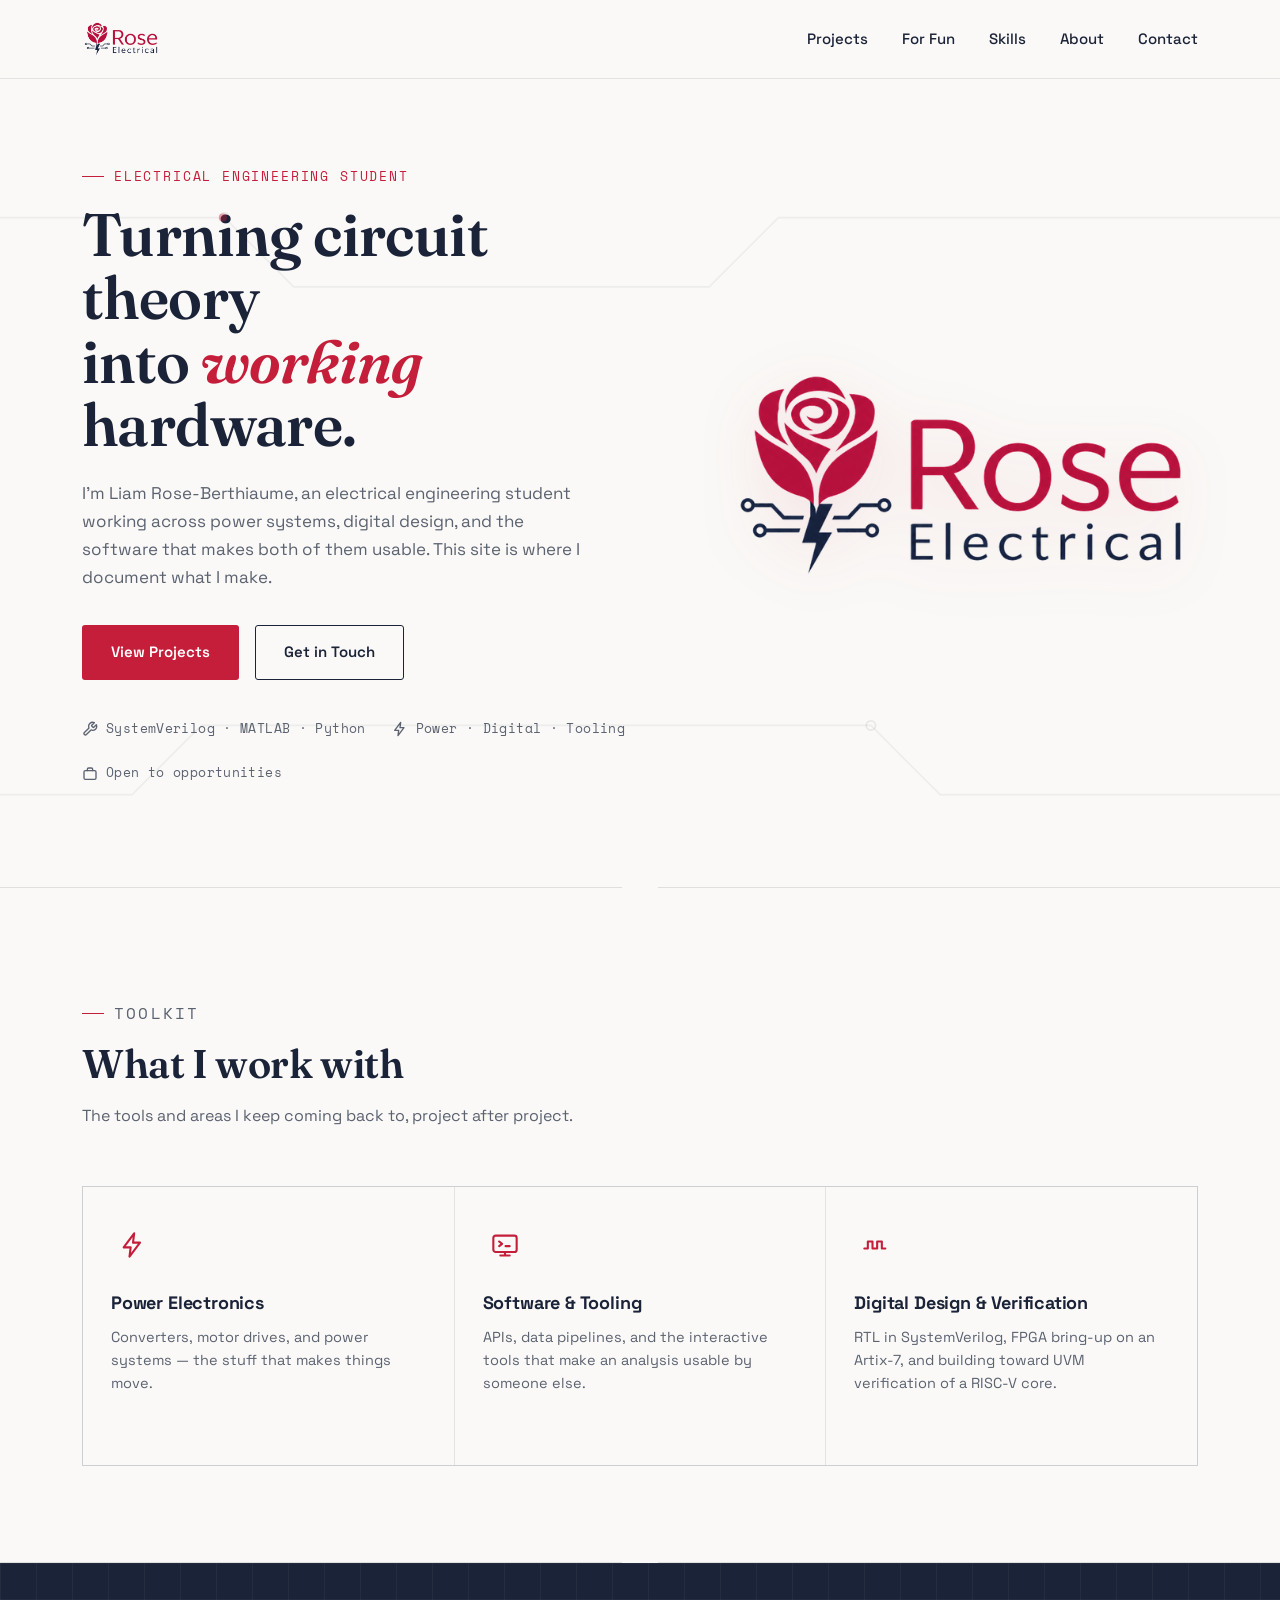
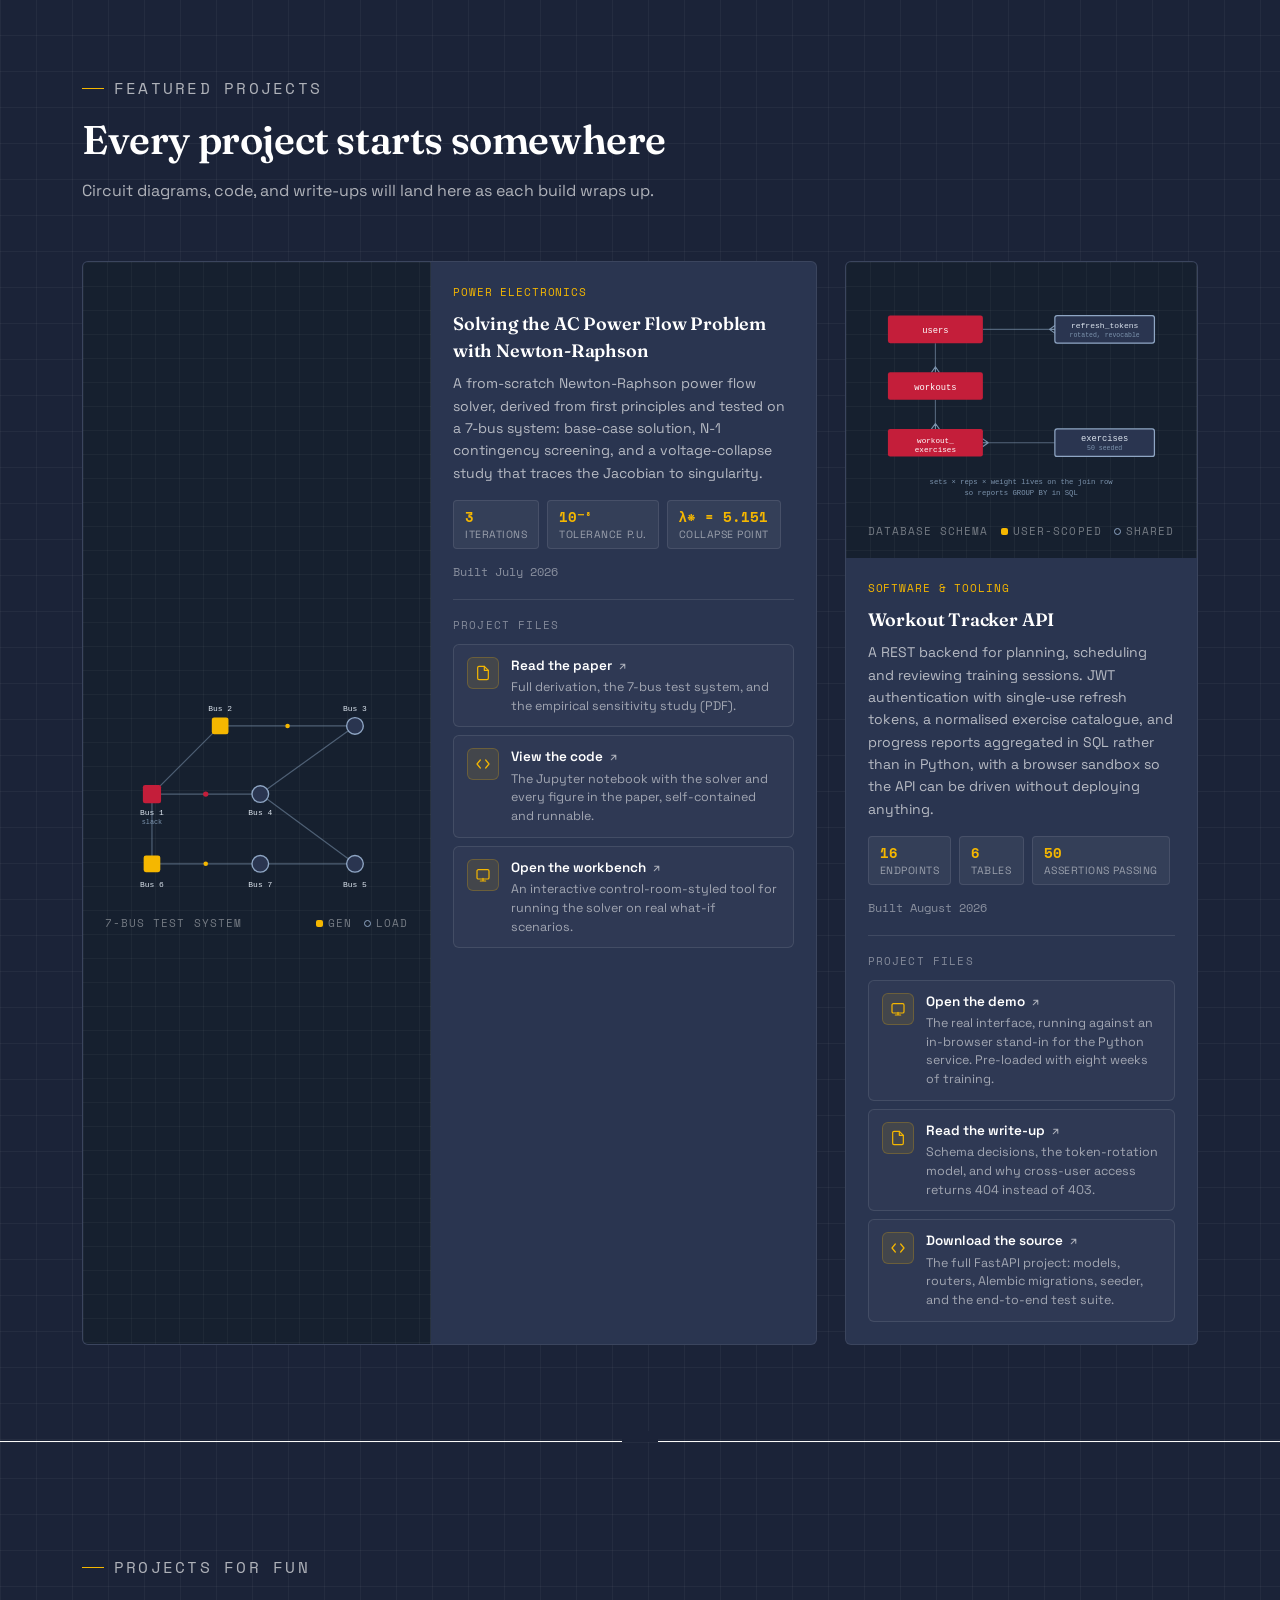
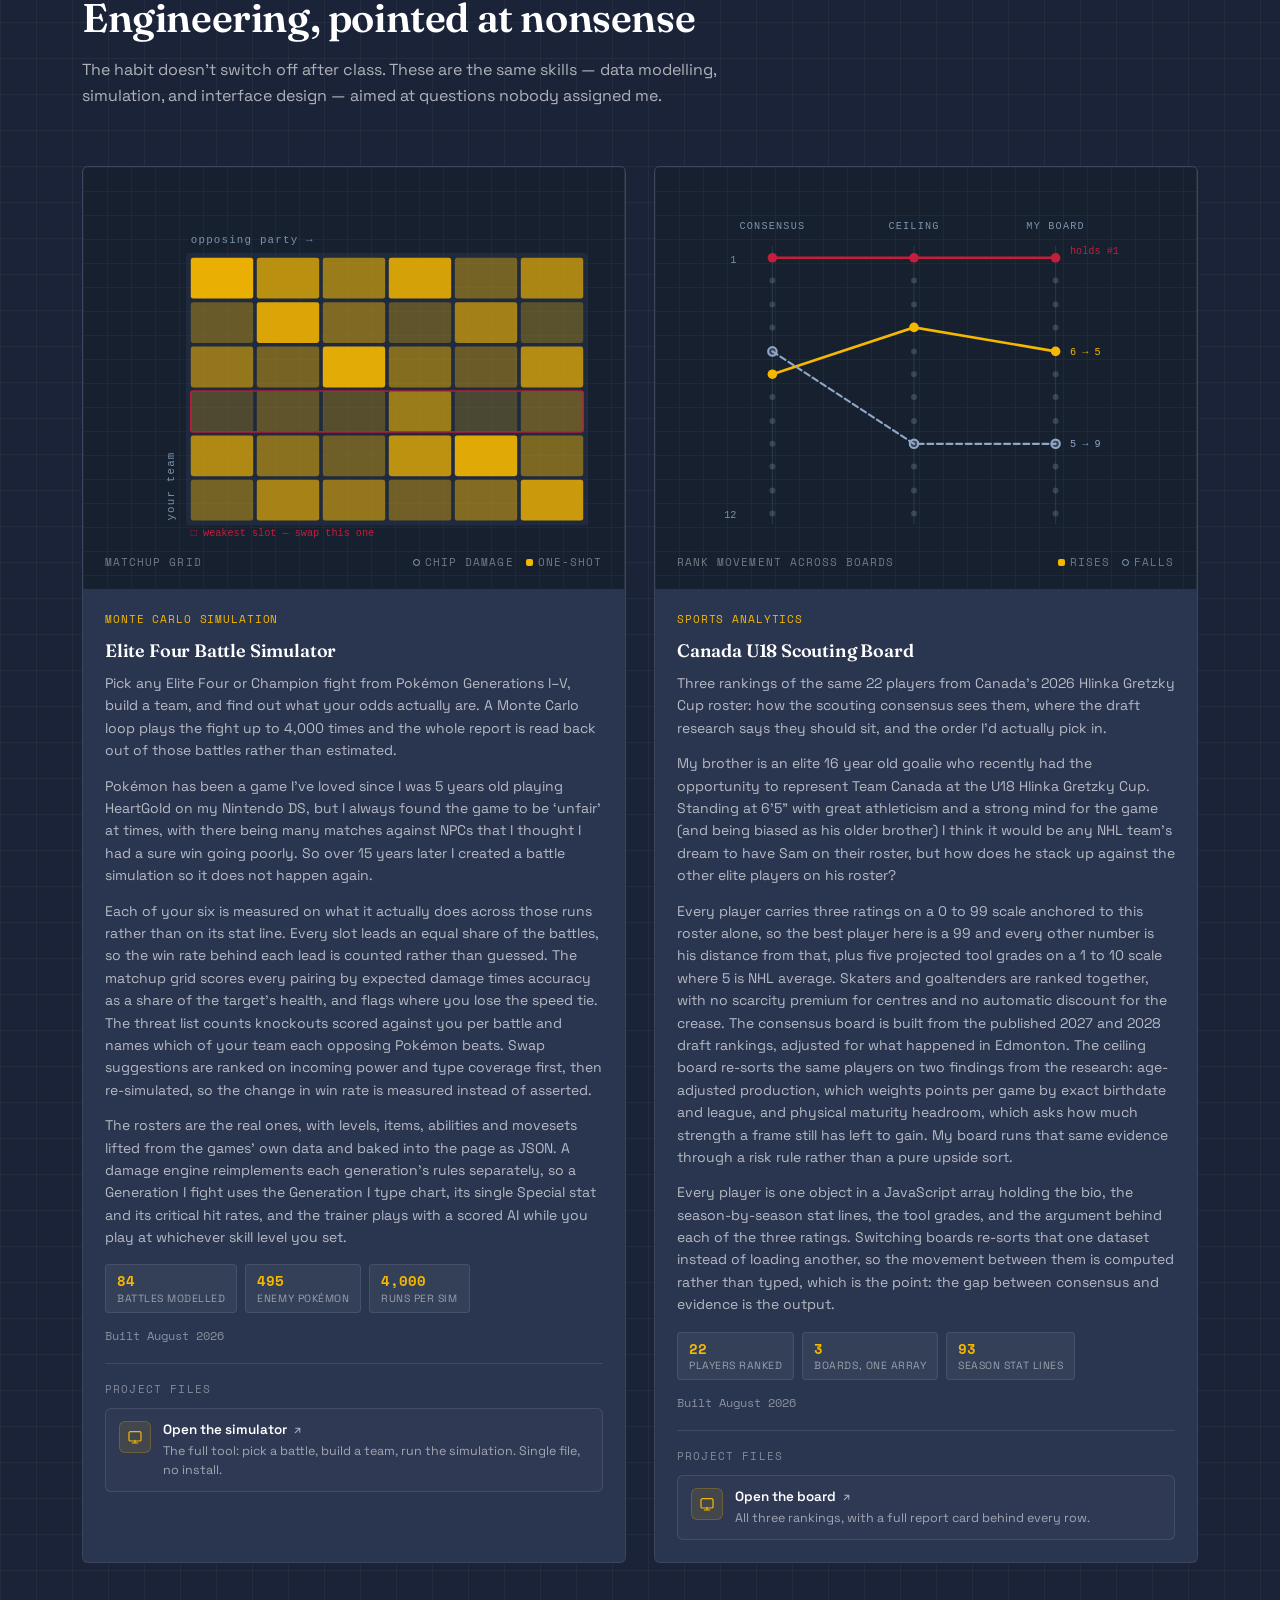
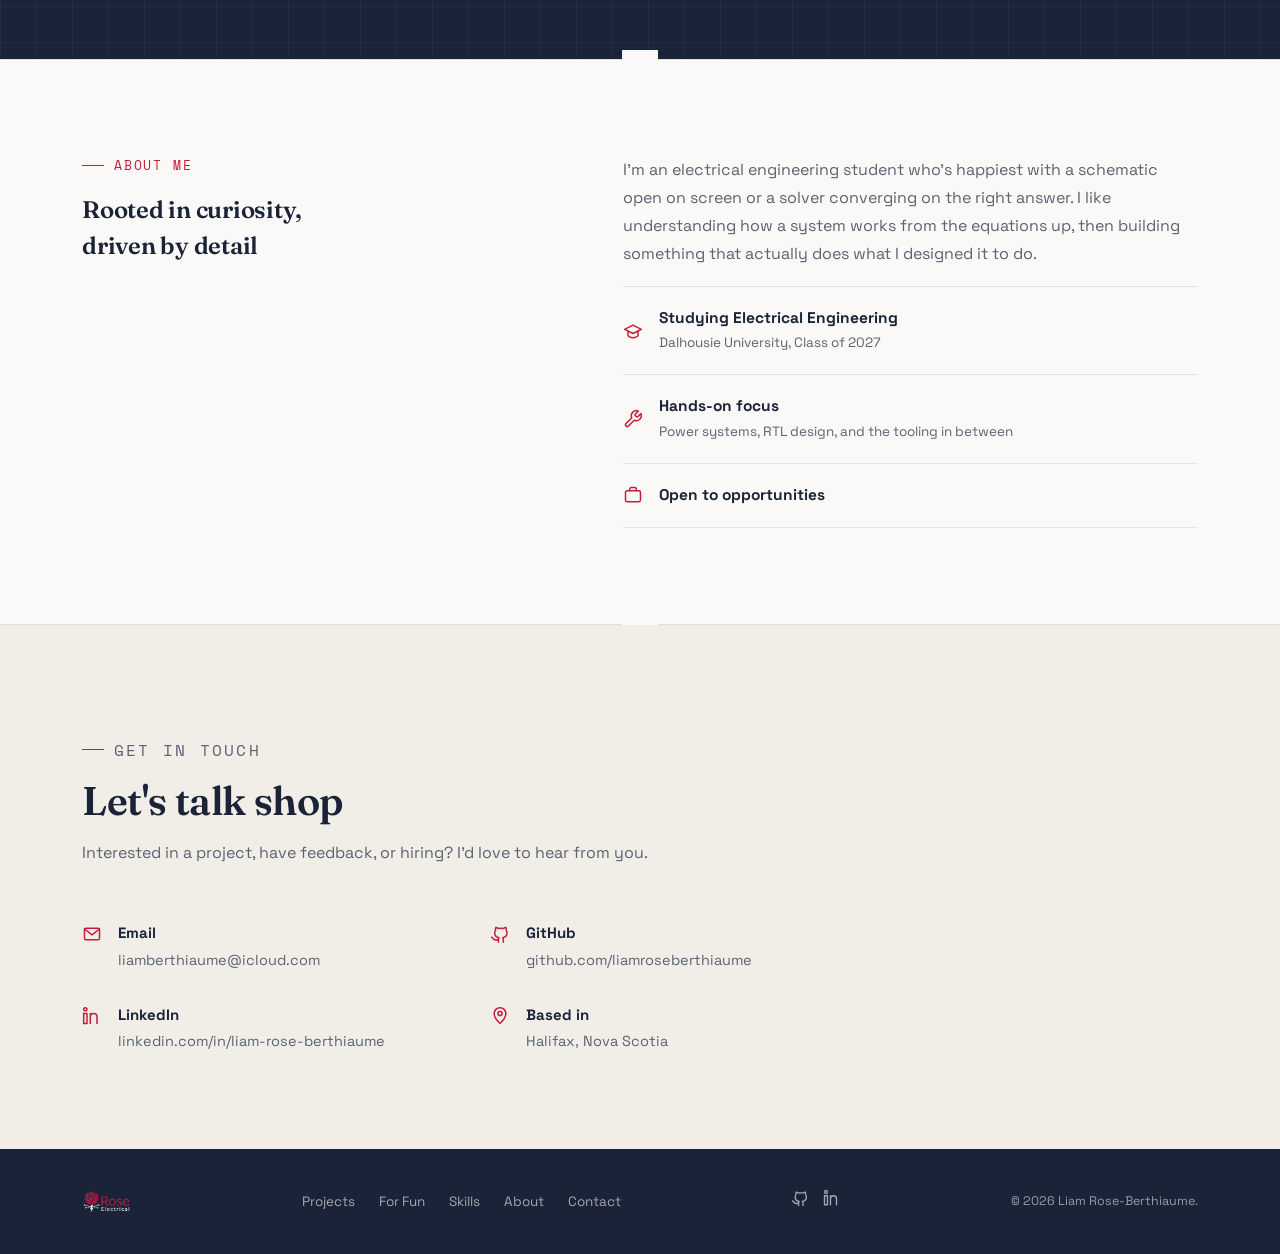
<file: index.html>
<!DOCTYPE html>
<html lang="en">
<head>
<meta charset="UTF-8">
<meta name="viewport" content="width=device-width, initial-scale=1.0">
<title>Liam Rose-Berthiaume | Electrical Engineering Portfolio</title>
<meta name="description" content="Personal portfolio of electrical engineering projects — power systems, digital design and verification, and the software tooling around them.">
<link rel="icon" href="images/rose-electrical-logo.png">
<link rel="preconnect" href="https://fonts.googleapis.com">
<link rel="preconnect" href="https://fonts.gstatic.com" crossorigin>
<link href="https://fonts.googleapis.com/css2?family=Fraunces:opsz,wght@9..144,400;9..144,500;9..144,600;9..144,700&family=Space+Grotesk:wght@400;500;600;700&family=Space+Mono:wght@400;700&display=swap" rel="stylesheet">
<link rel="stylesheet" href="site.css">
</head>
<body>

<div id="progressBar"></div>

<header>
  <nav class="wrap">
    <a href="#top" class="brand">
      <img src="images/rose-electrical-logo.png" alt="Liam Rose-Berthiaume">
    </a>
    <ul class="nav-links" id="navLinks">
      <li><a href="#projects">Projects</a></li>
      <li><a href="#fun">For Fun</a></li>
      <li><a href="#skills">Skills</a></li>
      <li><a href="#about">About</a></li>
      <li><a href="#contact">Contact</a></li>
    </ul>
    <div class="nav-right">
      <button class="nav-toggle" id="navToggle" aria-label="Toggle menu" aria-expanded="false"><span></span></button>
    </div>
  </nav>
</header>

<main id="top">

  <!-- ================= HERO ================= -->
  <section class="hero">
    <div class="hero-circuits" aria-hidden="true">
      <svg viewBox="0 0 1400 700" preserveAspectRatio="xMidYMid slice" fill="none">
        <path id="tr1" d="M-20 120 H340 L400 180 H760 L820 120 H1420" stroke="#1B2338" stroke-width="1.5" opacity="0.10"/>
        <path id="tr2" d="M-20 620 H260 L320 560 H900 L960 620 H1420" stroke="#1B2338" stroke-width="1.5" opacity="0.10"/>
        <path id="tr3" d="M60 -20 V210 L120 270 V480" stroke="#1B2338" stroke-width="1.5" opacity="0.08"/>
        <path id="tr4" d="M1340 -20 V160 L1280 220 V520" stroke="#1B2338" stroke-width="1.5" opacity="0.08"/>
        <circle cx="340" cy="120" r="4" fill="none" stroke="#1B2338" stroke-width="1.5" opacity="0.15"/>
        <circle cx="900" cy="560" r="4" fill="none" stroke="#1B2338" stroke-width="1.5" opacity="0.15"/>
        <circle cx="120" cy="480" r="4" fill="none" stroke="#1B2338" stroke-width="1.5" opacity="0.12"/>
        <circle cx="1280" cy="520" r="4" fill="none" stroke="#1B2338" stroke-width="1.5" opacity="0.12"/>
        <circle r="3.5" fill="#C41E3A" opacity="0.75">
          <animateMotion dur="9s" repeatCount="indefinite"><mpath href="#tr1"/></animateMotion>
        </circle>
        <circle r="3.5" fill="#F5B700" opacity="0.75">
          <animateMotion dur="11s" repeatCount="indefinite" begin="2s"><mpath href="#tr2"/></animateMotion>
        </circle>
        <circle r="3" fill="#C41E3A" opacity="0.55">
          <animateMotion dur="7s" repeatCount="indefinite" begin="1s"><mpath href="#tr3"/></animateMotion>
        </circle>
        <circle r="3" fill="#F5B700" opacity="0.55">
          <animateMotion dur="8s" repeatCount="indefinite" begin="3.5s"><mpath href="#tr4"/></animateMotion>
        </circle>
      </svg>
    </div>
    <div class="wrap">
      <div>
        <p class="eyebrow">Electrical Engineering Student</p>
        <h1>Turning circuit theory<br>into <em class="swap-word" id="swapWord">working</em> hardware.</h1>
        <p class="hero-sub">I'm Liam Rose-Berthiaume, an electrical engineering student working across power systems, digital design, and the software that makes both of them usable. This site is where I document what I make.</p>
        <div class="hero-actions">
          <a href="#projects" class="btn btn-primary">View Projects</a>
          <a href="#contact" class="btn btn-outline">Get in Touch</a>
        </div>
        <div class="hero-badges">
          <span>
            <svg width="16" height="16" viewBox="0 0 24 24" fill="none" stroke="currentColor" stroke-width="2" stroke-linecap="round" stroke-linejoin="round"><path d="M14.7 6.3a1 1 0 000 1.4l1.6 1.6a1 1 0 001.4 0l3.77-3.77a6 6 0 01-7.94 7.94l-6.91 6.91a2.12 2.12 0 01-3-3l6.91-6.91a6 6 0 017.94-7.94l-3.76 3.77z"/></svg>
            SystemVerilog &middot; MATLAB &middot; Python
          </span>
          <span>
            <svg width="16" height="16" viewBox="0 0 24 24" fill="none" stroke="currentColor" stroke-width="2" stroke-linecap="round" stroke-linejoin="round"><path d="M13 2L4 14h6l-1 8 9-12h-6l1-8z"/></svg>
            Power &middot; Digital &middot; Tooling
          </span>
          <span>
            <svg width="16" height="16" viewBox="0 0 24 24" fill="none" stroke="currentColor" stroke-width="2" stroke-linecap="round" stroke-linejoin="round"><rect x="3" y="7" width="18" height="13" rx="2"/><path d="M8 7V5a2 2 0 012-2h4a2 2 0 012 2v2"/></svg>
            Open to opportunities
          </span>
        </div>
      </div>

      <div class="hero-art">
        <img src="images/rose-electrical-logo.png" alt="Liam Rose-Berthiaume" class="hero-logo">
      </div>
    </div>
  </section>

  <div class="spark-divider">
    <svg width="20" height="20" viewBox="0 0 24 24" fill="#C41E3A"><path d="M13 2L4 14h6l-1 8 9-12h-6l1-8z"/></svg>
  </div>

  <!-- ================= SKILLS ================= -->
  <section class="section" id="skills">
    <div class="wrap">
      <div class="section-head reveal">
        <p class="eyebrow">Toolkit</p>
        <h2>What I work with</h2>
        <p>The tools and areas I keep coming back to, project after project.</p>
      </div>

      <div class="skills-grid reveal">
        <a class="skill-card" href="#projects" data-filter="Power Electronics">
          <div class="skill-icon">
            <svg width="28" height="28" viewBox="0 0 24 24" fill="none" stroke="currentColor" stroke-width="1.8" stroke-linecap="round" stroke-linejoin="round"><path d="M13 2L4 14h6l-1 8 9-12h-6l1-8z"/></svg>
          </div>
          <h3>Power Electronics</h3>
          <p>Converters, motor drives, and power systems &mdash; the stuff that makes things move.</p>
          <span class="skill-card-hint">View power electronics projects &rarr;</span>
        </a>
        <a class="skill-card" href="#projects" data-filter="Software &amp; Tooling">
          <div class="skill-icon">
            <svg width="28" height="28" viewBox="0 0 24 24" fill="none" stroke="currentColor" stroke-width="1.8" stroke-linecap="round" stroke-linejoin="round"><rect x="2" y="4" width="20" height="14" rx="2"/><path d="M8 21h8M12 18v3M7 9l2.5 2L7 13M12.5 13H16"/></svg>
          </div>
          <h3>Software &amp; Tooling</h3>
          <p>APIs, data pipelines, and the interactive tools that make an analysis usable by someone else.</p>
          <span class="skill-card-hint">View software projects &rarr;</span>
        </a>
        <!-- Links straight to the project page rather than using data-filter:
             nothing sits in this category in the gallery yet, so filtering
             would land on the "coming soon" empty state and undercut the card.
             Switch to data-filter once the UART write-up is posted. -->
        <a class="skill-card" href="digital-verification.html">
          <div class="skill-icon">
            <svg width="28" height="28" viewBox="0 0 24 24" fill="none" stroke="currentColor" stroke-width="1.8" stroke-linecap="round" stroke-linejoin="round"><path d="M2 15h3V9h4v6h4V9h4v6h3"/></svg>
          </div>
          <h3>Digital Design &amp; Verification</h3>
          <p>RTL in SystemVerilog, FPGA bring-up on an Artix-7, and building toward UVM verification of a RISC-V core.</p>
          <span class="skill-card-hint">Follow the build &rarr;</span>
        </a>
      </div>
    </div>
  </section>

  <div class="spark-divider">
    <svg width="20" height="20" viewBox="0 0 24 24" fill="#C41E3A"><path d="M13 2L4 14h6l-1 8 9-12h-6l1-8z"/></svg>
  </div>

  <!-- ================= PROJECT GALLERY ================= -->
  <section class="section gallery-section on-dark" id="projects">
    <div class="wrap">
      <div class="section-head reveal">
        <p class="eyebrow on-dark">Featured Projects</p>
        <h2>Every project starts somewhere</h2>
        <p>Circuit diagrams, code, and write-ups will land here as each build wraps up.</p>
        <div id="filterPill" class="filter-pill" hidden>
          <span>Showing: <b id="filterPillLabel"></b></span>
          <a id="filterPillPage" hidden>Open the category page &rarr;</a>
          <button id="filterClear" type="button" aria-label="Clear filter">&times;</button>
        </div>
      </div>

      <div id="projectsGrid" class="reveal"></div>
    </div>
  </section>

  <div class="spark-divider on-dark">
    <svg width="20" height="20" viewBox="0 0 24 24" fill="#F5B700"><path d="M13 2L4 14h6l-1 8 9-12h-6l1-8z"/></svg>
  </div>

  <!-- ================= PROJECTS FOR FUN ================= -->
  <!-- Same dark treatment as the gallery above, so the two read as one block
       separated by a hairline. Cards come from `funProjects` in
       projects-data.js and reuse renderProjectCards, so nothing about the
       card markup is duplicated here. -->
  <section class="section gallery-section on-dark" id="fun">
    <div class="wrap">
      <div class="section-head reveal">
        <p class="eyebrow on-dark">Projects For Fun</p>
        <h2>Engineering, pointed at nonsense</h2>
        <p>The habit doesn't switch off after class. These are the same skills &mdash; data modelling, simulation, and interface design &mdash; aimed at questions nobody assigned me.</p>
      </div>

      <div id="funGrid"></div>
    </div>
  </section>

  <div class="spark-divider">
    <svg width="20" height="20" viewBox="0 0 24 24" fill="#C41E3A"><path d="M13 2L4 14h6l-1 8 9-12h-6l1-8z"/></svg>
  </div>

  <!-- ================= ABOUT ================= -->
  <section class="section" id="about">
    <div class="wrap about-grid">
      <div class="reveal">
        <p class="eyebrow">About Me</p>
        <h2>Rooted in curiosity,<br>driven by detail</h2>
      </div>
      <div class="reveal">
        <div class="about-copy">
          <p>I'm an electrical engineering student who's happiest with a schematic open on screen or a solver converging on the right answer. I like understanding how a system works from the equations up, then building something that actually does what I designed it to do.</p>
        </div>
        <div class="about-badges">
          <div class="row">
            <svg width="20" height="20" viewBox="0 0 24 24" fill="none" stroke="currentColor" stroke-width="1.8" stroke-linecap="round" stroke-linejoin="round"><path d="M22 10L12 5 2 10l10 5 10-5z"/><path d="M6 12v5c0 1.5 3 3 6 3s6-1.5 6-3v-5"/></svg>
            <div><strong>Studying Electrical Engineering</strong><span>Dalhousie University, Class of 2027</span></div>
          </div>
          <div class="row">
            <svg width="20" height="20" viewBox="0 0 24 24" fill="none" stroke="currentColor" stroke-width="1.8" stroke-linecap="round" stroke-linejoin="round"><path d="M14.7 6.3a1 1 0 000 1.4l1.6 1.6a1 1 0 001.4 0l3.77-3.77a6 6 0 01-7.94 7.94l-6.91 6.91a2.12 2.12 0 01-3-3l6.91-6.91a6 6 0 017.94-7.94l-3.76 3.77z"/></svg>
            <div><strong>Hands-on focus</strong><span>Power systems, RTL design, and the tooling in between</span></div>
          </div>
          <div class="row">
            <svg width="20" height="20" viewBox="0 0 24 24" fill="none" stroke="currentColor" stroke-width="1.8" stroke-linecap="round" stroke-linejoin="round"><rect x="3" y="7" width="18" height="13" rx="2"/><path d="M8 7V5a2 2 0 012-2h4a2 2 0 012 2v2"/></svg>
            <div><strong>Open to opportunities</strong></div>
          </div>
        </div>
      </div>
    </div>
  </section>

  <div class="spark-divider">
    <svg width="20" height="20" viewBox="0 0 24 24" fill="#C41E3A"><path d="M13 2L4 14h6l-1 8 9-12h-6l1-8z"/></svg>
  </div>

  <!-- ================= CONTACT ================= -->
  <section class="section contact-section" id="contact">
    <div class="wrap">
      <div class="section-head reveal">
        <p class="eyebrow">Get In Touch</p>
        <h2>Let's talk shop</h2>
        <p>Interested in a project, have feedback, or hiring? I'd love to hear from you.</p>
      </div>

      <div class="contact-info reveal">
        <div class="row">
          <svg width="20" height="20" viewBox="0 0 24 24" fill="none" stroke="currentColor" stroke-width="1.8" stroke-linecap="round" stroke-linejoin="round"><rect x="3" y="5" width="18" height="14" rx="2"/><path d="M3 6l9 7 9-7"/></svg>
          <div><strong>Email</strong><a href="mailto:liamberthiaume@icloud.com">liamberthiaume@icloud.com</a></div>
        </div>
        <div class="row">
          <svg width="20" height="20" viewBox="0 0 24 24" fill="none" stroke="currentColor" stroke-width="1.8" stroke-linecap="round" stroke-linejoin="round"><path d="M9 19c-5 1.5-5-2.5-7-3m14 6v-3.4a2.8 2.8 0 00-.8-2.2c2.6-.3 5.3-1.3 5.3-5.8a4.5 4.5 0 00-1.2-3.1 4.2 4.2 0 00-.1-3.2s-1-.3-3.2 1.2a11 11 0 00-5.8 0C7.9 4 6.9 4.3 6.9 4.3a4.2 4.2 0 00-.1 3.2A4.5 4.5 0 005.6 10.6c0 4.5 2.7 5.5 5.3 5.8a2.8 2.8 0 00-.8 2.2V22"/></svg>
          <div><strong>GitHub</strong><a href="https://github.com/liamroseberthiaume/liamroseberthiaume.github.io" target="_blank">github.com/liamroseberthiaume</a></div>
        </div>
        <div class="row">
          <svg width="20" height="20" viewBox="0 0 24 24" fill="none" stroke="currentColor" stroke-width="1.8" stroke-linecap="round" stroke-linejoin="round"><rect x="2" y="9" width="4" height="12"/><circle cx="4" cy="4" r="2"/><path d="M10 9v12M10 13a4 4 0 018 0v8"/></svg>
          <div><strong>LinkedIn</strong><a href="https://linkedin.com/in/liam-rose-berthiaume-264564313" target="_blank">linkedin.com/in/liam-rose-berthiaume</a></div>
        </div>
        <div class="row">
          <svg width="20" height="20" viewBox="0 0 24 24" fill="none" stroke="currentColor" stroke-width="1.8" stroke-linecap="round" stroke-linejoin="round"><path d="M12 21s7-6.5 7-12a7 7 0 10-14 0c0 5.5 7 12 7 12z"/><circle cx="12" cy="9" r="2.5"/></svg>
          <div><strong>Based in</strong><span>Halifax, Nova Scotia</span></div>
        </div>
      </div>
    </div>
  </section>

</main>

<footer>
  <div class="wrap">
    <div class="foot-brand">
      <img src="images/rose-electrical-logo-white.png" alt="Liam Rose-Berthiaume">
    </div>
    <ul class="foot-links">
      <li><a href="#projects">Projects</a></li>
      <li><a href="#fun">For Fun</a></li>
      <li><a href="#skills">Skills</a></li>
      <li><a href="#about">About</a></li>
      <li><a href="#contact">Contact</a></li>
    </ul>
    <div class="foot-social">
      <a href="https://github.com/liamroseberthiaume/liamroseberthiaume.github.io" target="_blank" aria-label="GitHub">
        <svg width="18" height="18" viewBox="0 0 24 24" fill="none" stroke="currentColor" stroke-width="1.8" stroke-linecap="round" stroke-linejoin="round"><path d="M9 19c-5 1.5-5-2.5-7-3m14 6v-3.4a2.8 2.8 0 00-.8-2.2c2.6-.3 5.3-1.3 5.3-5.8a4.5 4.5 0 00-1.2-3.1 4.2 4.2 0 00-.1-3.2s-1-.3-3.2 1.2a11 11 0 00-5.8 0C7.9 4 6.9 4.3 6.9 4.3a4.2 4.2 0 00-.1 3.2A4.5 4.5 0 005.6 10.6c0 4.5 2.7 5.5 5.3 5.8a2.8 2.8 0 00-.8 2.2V22"/></svg>
      </a>
      <a href="https://linkedin.com/in/liam-rose-berthiaume-264564313" target="_blank" aria-label="LinkedIn">
        <svg width="18" height="18" viewBox="0 0 24 24" fill="none" stroke="currentColor" stroke-width="1.8" stroke-linecap="round" stroke-linejoin="round"><rect x="2" y="9" width="4" height="12"/><circle cx="4" cy="4" r="2"/><path d="M10 9v12M10 13a4 4 0 018 0v8"/></svg>
      </a>
    </div>
    <p class="copyright">&copy; <span id="year"></span> Liam Rose-Berthiaume.</p>
  </div>
</footer>

<script src="projects-data.js"></script>
<script>
  const grid = document.getElementById('projectsGrid');
  const filterPill = document.getElementById('filterPill');
  const filterPillLabel = document.getElementById('filterPillLabel');
  const filterClear = document.getElementById('filterClear');
  const filterPillPage = document.getElementById('filterPillPage');

  function showProjects(category){
    if (category){
      renderProjectCards(
        grid,
        projects.filter(p => p.category === category),
        `No ${category.toLowerCase()} projects posted yet &mdash; check back as new builds wrap up.`
      );
      filterPillLabel.textContent = category;
      filterPill.hidden = false;
      const page = CATEGORY_PAGES[category];
      filterPillPage.hidden = !page;
      if (page) filterPillPage.href = page;
    } else {
      renderProjectCards(grid, projects);
      filterPill.hidden = true;
    }
  }
  showProjects(null);

  // The "Projects For Fun" grid is a separate list, never part of the filtered
  // gallery above - these aren't EE work and shouldn't show under a category.
  renderProjectCards(document.getElementById('funGrid'), funProjects);

  // Categories that also have a standalone page. Without this the filter is
  // the only way in and category-*.html pages sit orphaned.
  const CATEGORY_PAGES = {
    'Power Electronics': 'category-power-electronics.html',
    'Software & Tooling': 'category-software.html'
  };

  document.querySelectorAll('[data-filter]').forEach(el => {
    el.addEventListener('click', (e) => {
      e.preventDefault();
      showProjects(el.getAttribute('data-filter'));
      document.getElementById('projects').scrollIntoView({ behavior: 'smooth' });
    });
  });
  filterClear.addEventListener('click', () => showProjects(null));

  const navToggle = document.getElementById('navToggle');
  const navLinks = document.getElementById('navLinks');
  navToggle.addEventListener('click', () => {
    const open = navLinks.classList.toggle('open');
    navToggle.setAttribute('aria-expanded', open);
  });
  navLinks.querySelectorAll('a').forEach(a => a.addEventListener('click', () => {
    navLinks.classList.remove('open');
    navToggle.setAttribute('aria-expanded', false);
  }));

  const revealEls = document.querySelectorAll('.reveal');
  if ('IntersectionObserver' in window){
    const io = new IntersectionObserver((entries) => {
      entries.forEach(e => { if (e.isIntersecting){ e.target.classList.add('in'); io.unobserve(e.target); } });
    }, { threshold: 0.12 });
    revealEls.forEach(el => io.observe(el));
  } else {
    revealEls.forEach(el => el.classList.add('in'));
  }

  document.getElementById('year').textContent = new Date().getFullYear();

  // Scroll progress bar
  const progressBar = document.getElementById('progressBar');
  function updateProgress(){
    const max = document.documentElement.scrollHeight - window.innerHeight;
    progressBar.style.width = (max > 0 ? (window.scrollY / max) * 100 : 0) + '%';
  }
  window.addEventListener('scroll', updateProgress, { passive:true });
  updateProgress();

  // Rotating headline word
  const swapWord = document.getElementById('swapWord');
  const words = ['working', 'realistic', 'reliable'];
  let wi = 0;
  setInterval(() => {
    swapWord.classList.add('out');
    setTimeout(() => {
      wi = (wi + 1) % words.length;
      swapWord.textContent = words[wi];
      swapWord.classList.remove('out');
    }, 350);
  }, 3200);

  // Back-to-top bolt
  const toTop = document.createElement('button');
  toTop.id = 'toTop';
  toTop.setAttribute('aria-label', 'Back to top');
  toTop.innerHTML = '<svg width="20" height="20" viewBox="0 0 24 24" fill="currentColor"><path d="M13 2L4 14h6l-1 8 9-12h-6l1-8z"/></svg>';
  document.body.appendChild(toTop);
  window.addEventListener('scroll', () => {
    toTop.classList.toggle('show', window.scrollY > 600);
  }, { passive:true });
  toTop.addEventListener('click', () => window.scrollTo({ top:0, behavior:'smooth' }));
</script>

</body>
</html>
</file>
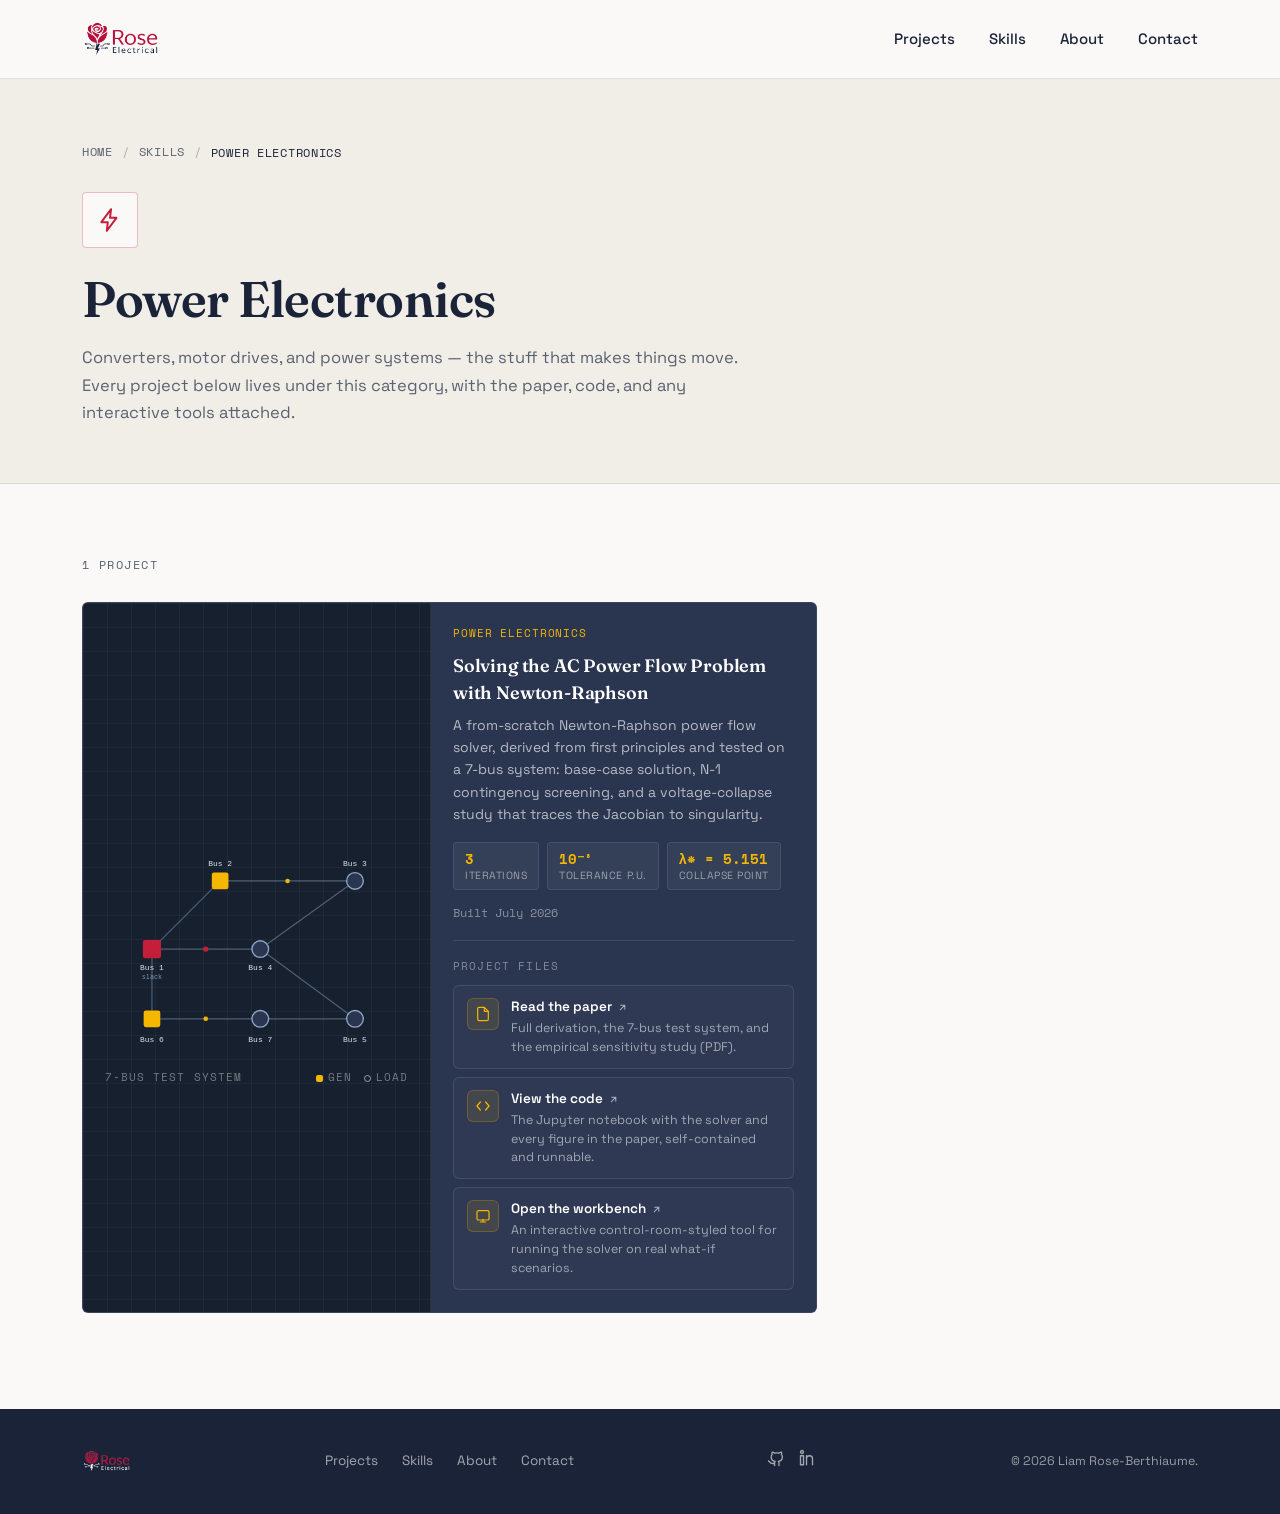
<file: category-power-electronics.html>
<!DOCTYPE html>
<html lang="en">
<head>
<meta charset="UTF-8">
<meta name="viewport" content="width=device-width, initial-scale=1.0">
<title>Power Electronics Projects | Liam Rose-Berthiaume</title>
<meta name="description" content="Power electronics projects — converters, motor drives, and power systems work.">
<link rel="preconnect" href="https://fonts.googleapis.com">
<link rel="preconnect" href="https://fonts.gstatic.com" crossorigin>
<link href="https://fonts.googleapis.com/css2?family=Fraunces:opsz,wght@9..144,400;9..144,500;9..144,600;9..144,700&family=Space+Grotesk:wght@400;500;600;700&family=Space+Mono:wght@400;700&display=swap" rel="stylesheet">
<link rel="stylesheet" href="site.css">
<link rel="icon" href="data:image/svg+xml,%3Csvg xmlns='http://www.w3.org/2000/svg' viewBox='0 0 24 24' fill='%23C41E3A'%3E%3Cpath d='M13 2L4 14h6l-1 8 9-12h-6l1-8z'/%3E%3C/svg%3E">
</head>
<body>

<div id="progressBar"></div>

<header>
  <nav class="wrap">
    <a href="index.html#top" class="brand">
      <img src="images/rose-electrical-logo.png" alt="Liam Rose-Berthiaume">
    </a>
    <ul class="nav-links" id="navLinks">
      <li><a href="index.html#projects">Projects</a></li>
      <li><a href="index.html#skills">Skills</a></li>
      <li><a href="index.html#about">About</a></li>
      <li><a href="index.html#contact">Contact</a></li>
    </ul>
    <div class="nav-right">
      <button class="nav-toggle" id="navToggle" aria-label="Toggle menu" aria-expanded="false"><span></span></button>
    </div>
  </nav>
</header>

<main>
  <section class="category-hero">
    <div class="wrap">
      <div class="breadcrumb">
        <a href="index.html#top">Home</a>
        <span>/</span>
        <a href="index.html#skills">Skills</a>
        <span>/</span>
        <span>Power Electronics</span>
      </div>
      <div class="category-icon-badge">
        <svg width="26" height="26" viewBox="0 0 24 24" fill="none" stroke="currentColor" stroke-width="1.8" stroke-linecap="round" stroke-linejoin="round"><path d="M13 2L4 14h6l-1 8 9-12h-6l1-8z"/></svg>
      </div>
      <h1>Power Electronics</h1>
      <p>Converters, motor drives, and power systems &mdash; the stuff that makes things move. Every project below lives under this category, with the paper, code, and any interactive tools attached.</p>
    </div>
  </section>

  <section class="category-body">
    <div class="wrap">
      <p class="category-count" id="categoryCount"></p>
      <div id="categoryGrid"></div>
    </div>
  </section>
</main>

<footer>
  <div class="wrap">
    <div class="foot-brand">
      <img src="images/rose-electrical-logo-white.png" alt="Liam Rose-Berthiaume">
    </div>
    <ul class="foot-links">
      <li><a href="index.html#projects">Projects</a></li>
      <li><a href="index.html#skills">Skills</a></li>
      <li><a href="index.html#about">About</a></li>
      <li><a href="index.html#contact">Contact</a></li>
    </ul>
    <div class="foot-social">
      <a href="https://github.com/liamroseberthiaume/liamroseberthiaume.github.io" target="_blank" aria-label="GitHub">
        <svg width="18" height="18" viewBox="0 0 24 24" fill="none" stroke="currentColor" stroke-width="1.8" stroke-linecap="round" stroke-linejoin="round"><path d="M9 19c-5 1.5-5-2.5-7-3m14 6v-3.4a2.8 2.8 0 00-.8-2.2c2.6-.3 5.3-1.3 5.3-5.8a4.5 4.5 0 00-1.2-3.1 4.2 4.2 0 00-.1-3.2s-1-.3-3.2 1.2a11 11 0 00-5.8 0C7.9 4 6.9 4.3 6.9 4.3a4.2 4.2 0 00-.1 3.2A4.5 4.5 0 005.6 10.6c0 4.5 2.7 5.5 5.3 5.8a2.8 2.8 0 00-.8 2.2V22"/></svg>
      </a>
      <a href="https://linkedin.com/in/liam-rose-berthiaume-264564313" target="_blank" aria-label="LinkedIn">
        <svg width="18" height="18" viewBox="0 0 24 24" fill="none" stroke="currentColor" stroke-width="1.8" stroke-linecap="round" stroke-linejoin="round"><rect x="2" y="9" width="4" height="12"/><circle cx="4" cy="4" r="2"/><path d="M10 9v12M10 13a4 4 0 018 0v8"/></svg>
      </a>
    </div>
    <p class="copyright">&copy; <span id="year"></span> Liam Rose-Berthiaume.</p>
  </div>
</footer>

<script src="projects-data.js"></script>
<script>
  const CATEGORY = "Power Electronics";
  const filtered = projects.filter(p => p.category === CATEGORY);

  const grid = document.getElementById('categoryGrid');
  renderProjectCards(
    grid,
    filtered,
    `No ${CATEGORY.toLowerCase()} projects posted yet &mdash; check back as new builds wrap up.`
  );

  document.getElementById('categoryCount').textContent =
    filtered.length + (filtered.length === 1 ? ' project' : ' projects');

  document.getElementById('year').textContent = new Date().getFullYear();

  const progressBar = document.getElementById('progressBar');
  function updateProgress(){
    const max = document.documentElement.scrollHeight - window.innerHeight;
    progressBar.style.width = (max > 0 ? (window.scrollY / max) * 100 : 0) + '%';
  }
  window.addEventListener('scroll', updateProgress, { passive:true });
  updateProgress();

  const navToggle = document.getElementById('navToggle');
  const navLinks = document.getElementById('navLinks');
  navToggle.addEventListener('click', () => {
    const open = navLinks.classList.toggle('open');
    navToggle.setAttribute('aria-expanded', open);
  });
  navLinks.querySelectorAll('a').forEach(a => a.addEventListener('click', () => {
    navLinks.classList.remove('open');
    navToggle.setAttribute('aria-expanded', false);
  }));

  const toTop = document.createElement('button');
  toTop.id = 'toTop';
  toTop.setAttribute('aria-label', 'Back to top');
  toTop.innerHTML = '<svg width="20" height="20" viewBox="0 0 24 24" fill="currentColor"><path d="M13 2L4 14h6l-1 8 9-12h-6l1-8z"/></svg>';
  document.body.appendChild(toTop);
  window.addEventListener('scroll', () => {
    toTop.classList.toggle('show', window.scrollY > 600);
  }, { passive:true });
  toTop.addEventListener('click', () => window.scrollTo({ top:0, behavior:'smooth' }));
</script>

</body>
</html>
</file>
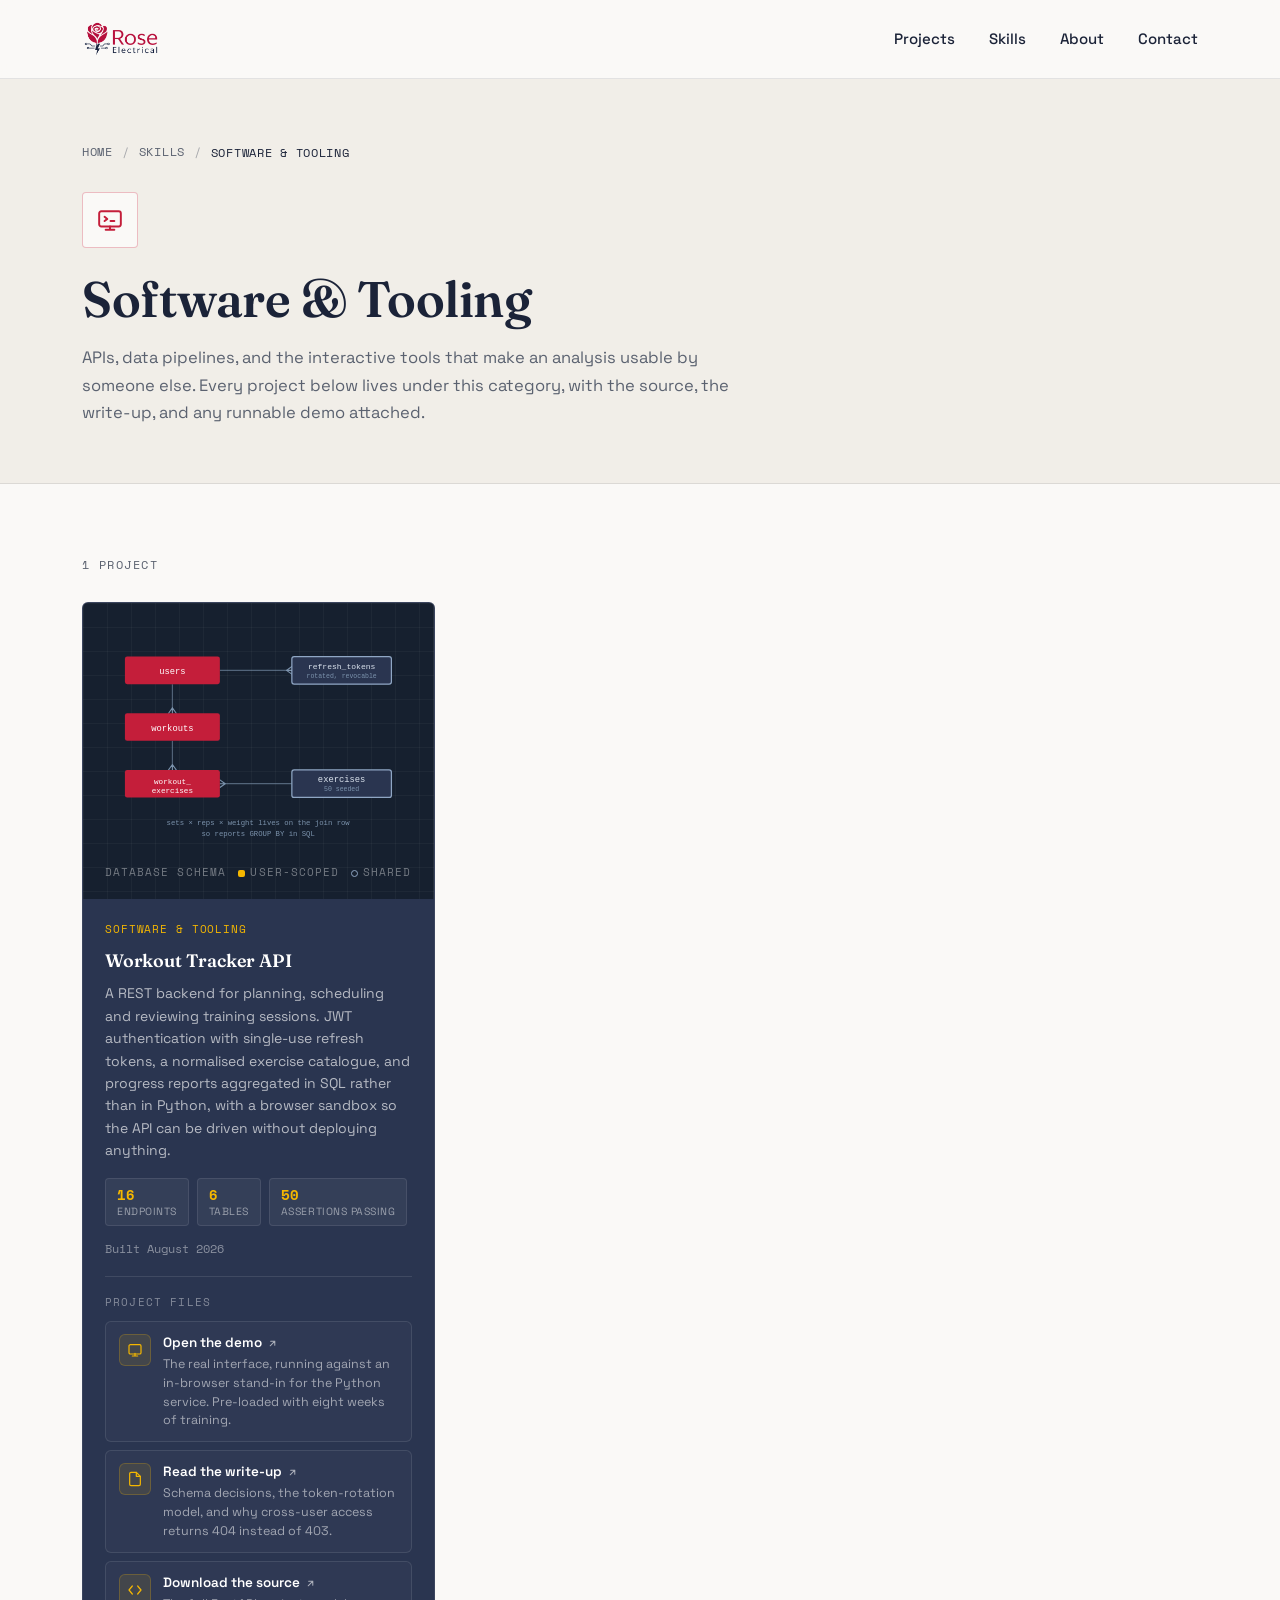
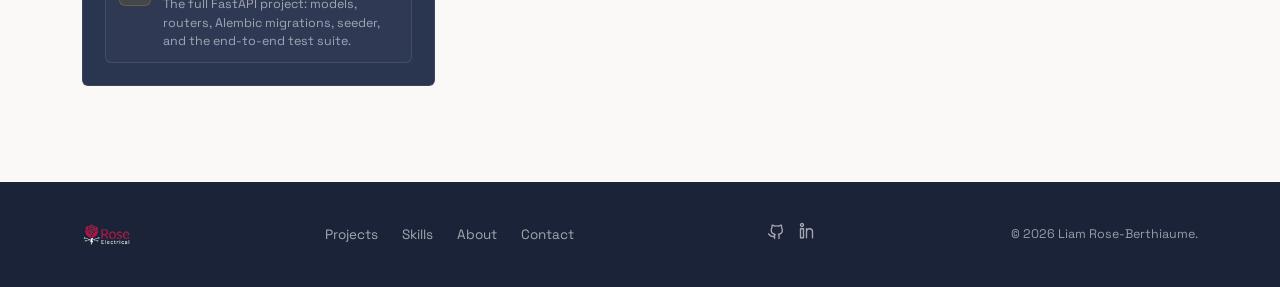
<file: category-software.html>
<!DOCTYPE html>
<html lang="en">
<head>
<meta charset="UTF-8">
<meta name="viewport" content="width=device-width, initial-scale=1.0">
<title>Software &amp; Tooling Projects | Liam Rose-Berthiaume</title>
<meta name="description" content="Software projects — APIs, data tooling, and interactive engineering apps.">
<link rel="preconnect" href="https://fonts.googleapis.com">
<link rel="preconnect" href="https://fonts.gstatic.com" crossorigin>
<link href="https://fonts.googleapis.com/css2?family=Fraunces:opsz,wght@9..144,400;9..144,500;9..144,600;9..144,700&family=Space+Grotesk:wght@400;500;600;700&family=Space+Mono:wght@400;700&display=swap" rel="stylesheet">
<link rel="stylesheet" href="site.css">
<link rel="icon" href="data:image/svg+xml,%3Csvg xmlns='http://www.w3.org/2000/svg' viewBox='0 0 24 24' fill='%23C41E3A'%3E%3Cpath d='M13 2L4 14h6l-1 8 9-12h-6l1-8z'/%3E%3C/svg%3E">
</head>
<body>

<div id="progressBar"></div>

<header>
  <nav class="wrap">
    <a href="index.html#top" class="brand">
      <img src="images/rose-electrical-logo.png" alt="Liam Rose-Berthiaume">
    </a>
    <ul class="nav-links" id="navLinks">
      <li><a href="index.html#projects">Projects</a></li>
      <li><a href="index.html#skills">Skills</a></li>
      <li><a href="index.html#about">About</a></li>
      <li><a href="index.html#contact">Contact</a></li>
    </ul>
    <div class="nav-right">
      <button class="nav-toggle" id="navToggle" aria-label="Toggle menu" aria-expanded="false"><span></span></button>
    </div>
  </nav>
</header>

<main>
  <section class="category-hero">
    <div class="wrap">
      <div class="breadcrumb">
        <a href="index.html#top">Home</a>
        <span>/</span>
        <a href="index.html#skills">Skills</a>
        <span>/</span>
        <span>Software &amp; Tooling</span>
      </div>
      <div class="category-icon-badge">
        <svg width="26" height="26" viewBox="0 0 24 24" fill="none" stroke="currentColor" stroke-width="1.8" stroke-linecap="round" stroke-linejoin="round"><rect x="2" y="4" width="20" height="14" rx="2"/><path d="M8 21h8M12 18v3M7 9l2.5 2L7 13M12.5 13H16"/></svg>
      </div>
      <h1>Software &amp; Tooling</h1>
      <p>APIs, data pipelines, and the interactive tools that make an analysis usable by someone else. Every project below lives under this category, with the source, the write-up, and any runnable demo attached.</p>
    </div>
  </section>

  <section class="category-body">
    <div class="wrap">
      <p class="category-count" id="categoryCount"></p>
      <div id="categoryGrid"></div>
    </div>
  </section>
</main>

<footer>
  <div class="wrap">
    <div class="foot-brand">
      <img src="images/rose-electrical-logo-white.png" alt="Liam Rose-Berthiaume">
    </div>
    <ul class="foot-links">
      <li><a href="index.html#projects">Projects</a></li>
      <li><a href="index.html#skills">Skills</a></li>
      <li><a href="index.html#about">About</a></li>
      <li><a href="index.html#contact">Contact</a></li>
    </ul>
    <div class="foot-social">
      <a href="https://github.com/liamroseberthiaume/liamroseberthiaume.github.io" target="_blank" aria-label="GitHub">
        <svg width="18" height="18" viewBox="0 0 24 24" fill="none" stroke="currentColor" stroke-width="1.8" stroke-linecap="round" stroke-linejoin="round"><path d="M9 19c-5 1.5-5-2.5-7-3m14 6v-3.4a2.8 2.8 0 00-.8-2.2c2.6-.3 5.3-1.3 5.3-5.8a4.5 4.5 0 00-1.2-3.1 4.2 4.2 0 00-.1-3.2s-1-.3-3.2 1.2a11 11 0 00-5.8 0C7.9 4 6.9 4.3 6.9 4.3a4.2 4.2 0 00-.1 3.2A4.5 4.5 0 005.6 10.6c0 4.5 2.7 5.5 5.3 5.8a2.8 2.8 0 00-.8 2.2V22"/></svg>
      </a>
      <a href="https://linkedin.com/in/liam-rose-berthiaume-264564313" target="_blank" aria-label="LinkedIn">
        <svg width="18" height="18" viewBox="0 0 24 24" fill="none" stroke="currentColor" stroke-width="1.8" stroke-linecap="round" stroke-linejoin="round"><rect x="2" y="9" width="4" height="12"/><circle cx="4" cy="4" r="2"/><path d="M10 9v12M10 13a4 4 0 018 0v8"/></svg>
      </a>
    </div>
    <p class="copyright">&copy; <span id="year"></span> Liam Rose-Berthiaume.</p>
  </div>
</footer>

<script src="projects-data.js"></script>
<script>
  const CATEGORY = "Software & Tooling";
  const filtered = projects.filter(p => p.category === CATEGORY);

  const grid = document.getElementById('categoryGrid');
  renderProjectCards(
    grid,
    filtered,
    `No ${CATEGORY.toLowerCase()} projects posted yet &mdash; check back as new builds wrap up.`
  );

  document.getElementById('categoryCount').textContent =
    filtered.length + (filtered.length === 1 ? ' project' : ' projects');

  document.getElementById('year').textContent = new Date().getFullYear();

  const progressBar = document.getElementById('progressBar');
  function updateProgress(){
    const max = document.documentElement.scrollHeight - window.innerHeight;
    progressBar.style.width = (max > 0 ? (window.scrollY / max) * 100 : 0) + '%';
  }
  window.addEventListener('scroll', updateProgress, { passive:true });
  updateProgress();

  const navToggle = document.getElementById('navToggle');
  const navLinks = document.getElementById('navLinks');
  navToggle.addEventListener('click', () => {
    const open = navLinks.classList.toggle('open');
    navToggle.setAttribute('aria-expanded', open);
  });
  navLinks.querySelectorAll('a').forEach(a => a.addEventListener('click', () => {
    navLinks.classList.remove('open');
    navToggle.setAttribute('aria-expanded', false);
  }));

  const toTop = document.createElement('button');
  toTop.id = 'toTop';
  toTop.setAttribute('aria-label', 'Back to top');
  toTop.innerHTML = '<svg width="20" height="20" viewBox="0 0 24 24" fill="currentColor"><path d="M13 2L4 14h6l-1 8 9-12h-6l1-8z"/></svg>';
  document.body.appendChild(toTop);
  window.addEventListener('scroll', () => {
    toTop.classList.toggle('show', window.scrollY > 600);
  }, { passive:true });
  toTop.addEventListener('click', () => window.scrollTo({ top:0, behavior:'smooth' }));
</script>

</body>
</html>
</file>
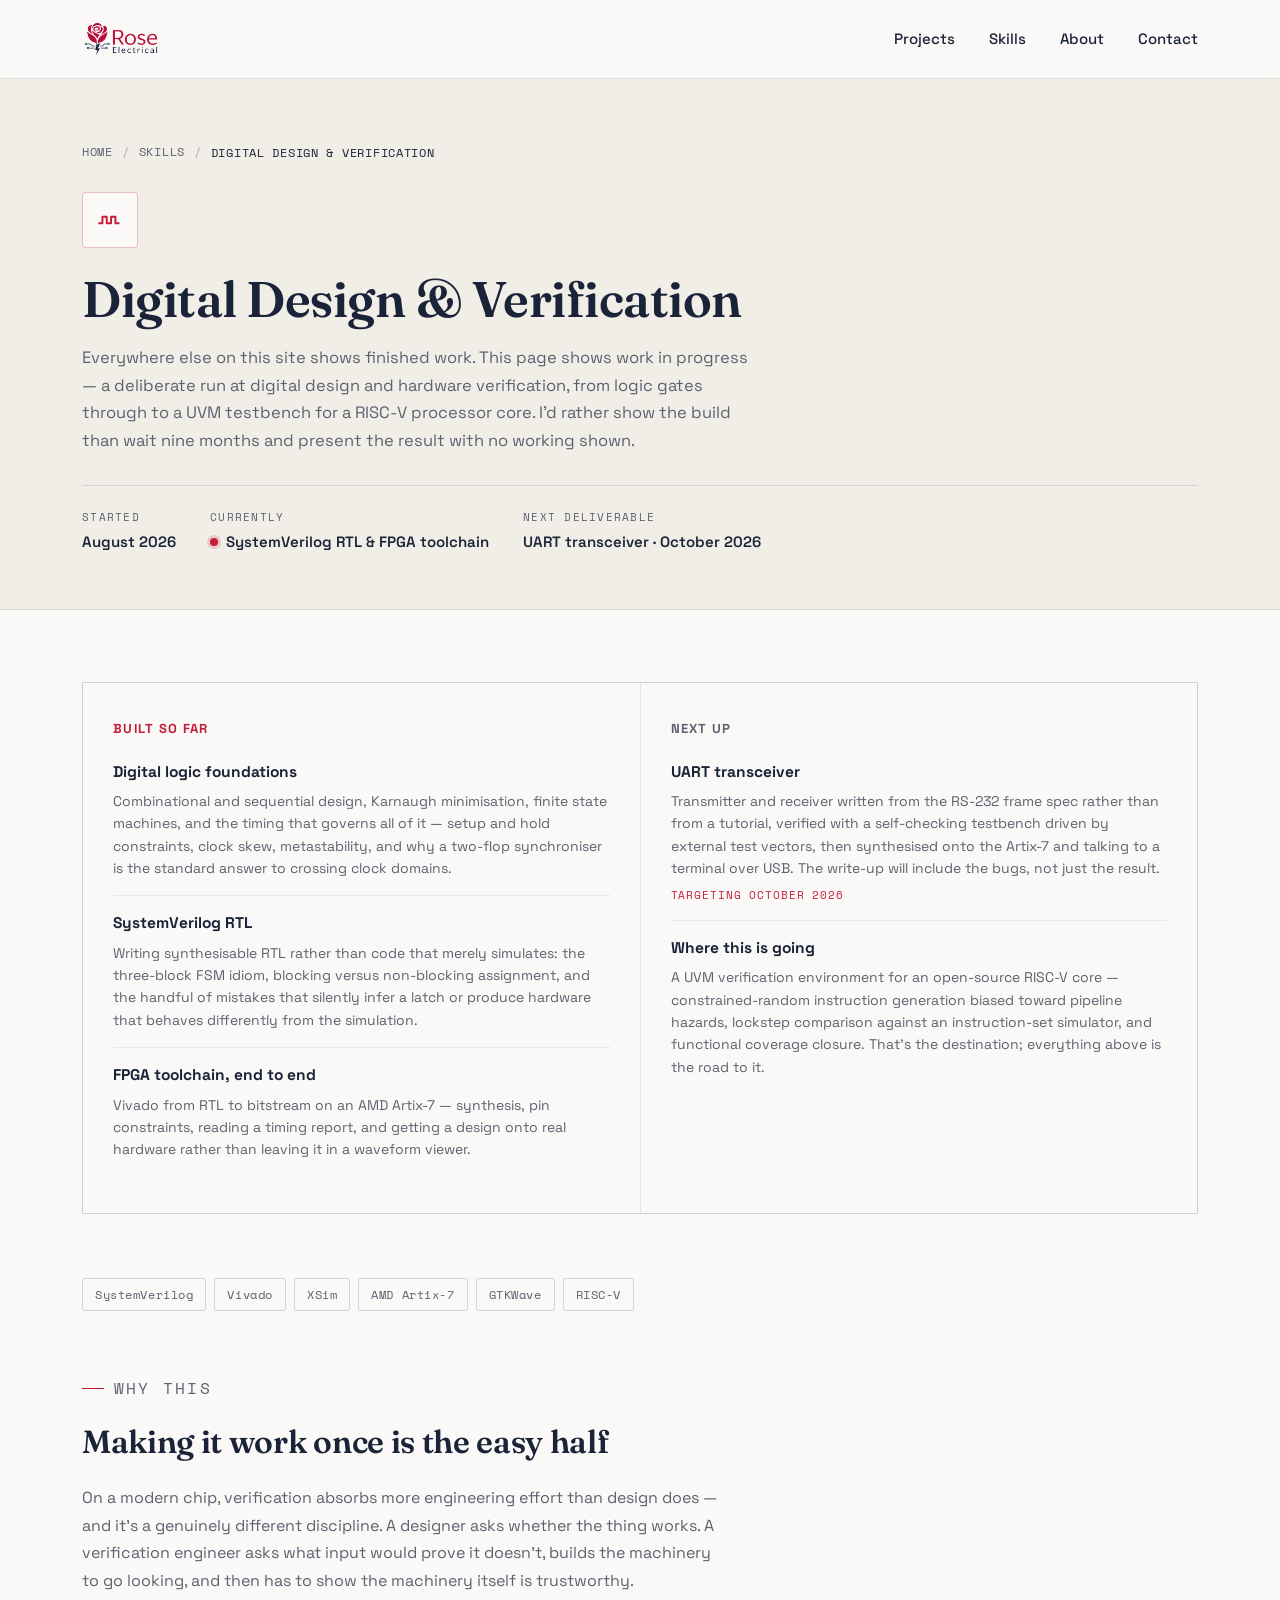
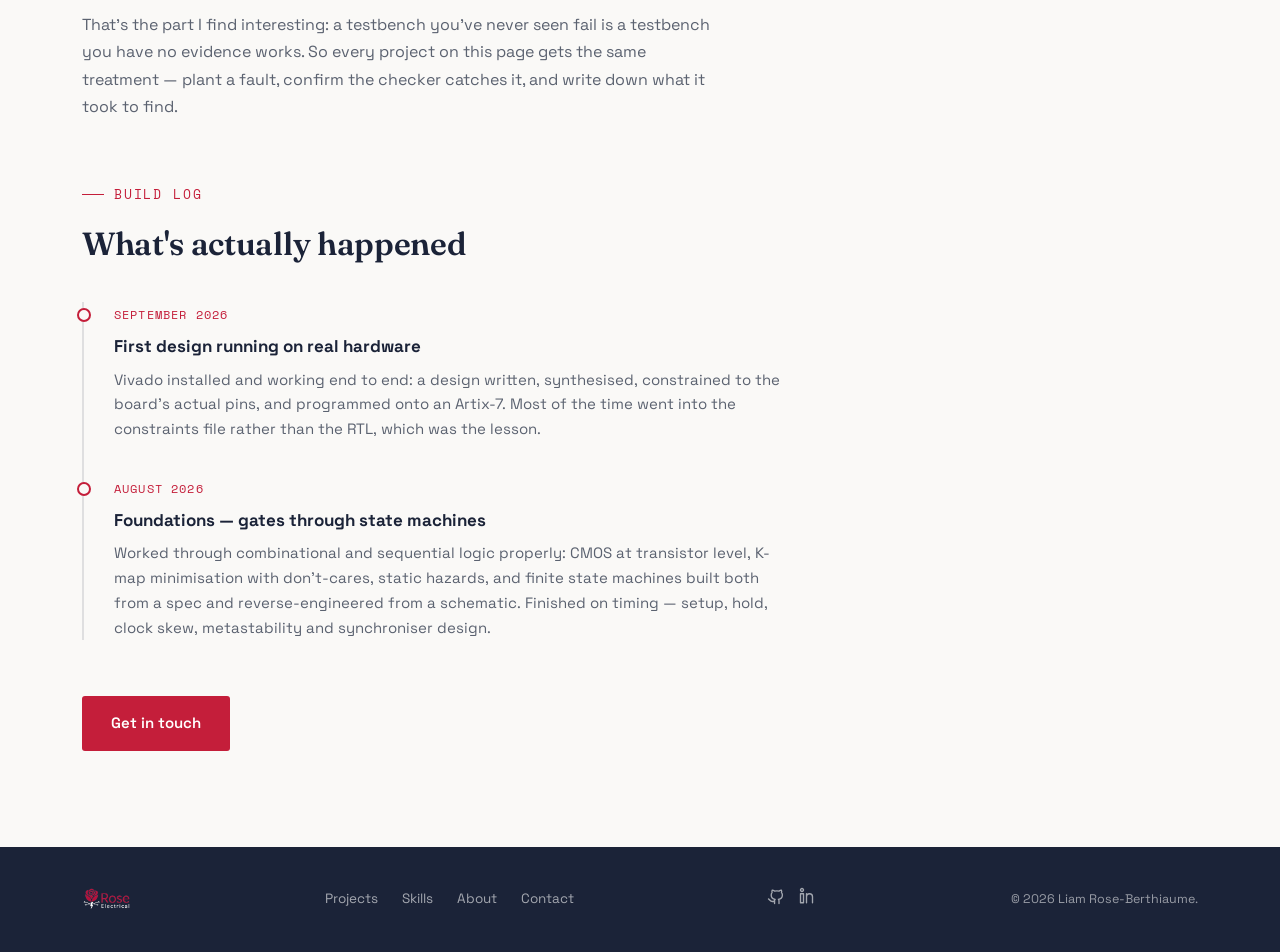
<file: digital-verification.html>
<!DOCTYPE html>
<html lang="en">
<head>
<meta charset="UTF-8">
<meta name="viewport" content="width=device-width, initial-scale=1.0">
<title>Digital Design &amp; Verification | Liam Rose-Berthiaume</title>
<meta name="description" content="RTL in SystemVerilog, FPGA bring-up on an AMD Artix-7, and building toward UVM verification of a RISC-V core — documented as it happens.">
<link rel="preconnect" href="https://fonts.googleapis.com">
<link rel="preconnect" href="https://fonts.gstatic.com" crossorigin>
<link href="https://fonts.googleapis.com/css2?family=Fraunces:opsz,wght@9..144,400;9..144,500;9..144,600;9..144,700&family=Space+Grotesk:wght@400;500;600;700&family=Space+Mono:wght@400;700&display=swap" rel="stylesheet">
<link rel="stylesheet" href="site.css">
<link rel="icon" href="data:image/svg+xml,%3Csvg xmlns='http://www.w3.org/2000/svg' viewBox='0 0 24 24' fill='%23C41E3A'%3E%3Cpath d='M13 2L4 14h6l-1 8 9-12h-6l1-8z'/%3E%3C/svg%3E">
</head>
<body>

<div id="progressBar"></div>

<header>
  <nav class="wrap">
    <a href="index.html#top" class="brand">
      <img src="images/rose-electrical-logo.png" alt="Liam Rose-Berthiaume">
    </a>
    <ul class="nav-links" id="navLinks">
      <li><a href="index.html#projects">Projects</a></li>
      <li><a href="index.html#skills">Skills</a></li>
      <li><a href="index.html#about">About</a></li>
      <li><a href="index.html#contact">Contact</a></li>
    </ul>
    <div class="nav-right">
      <button class="nav-toggle" id="navToggle" aria-label="Toggle menu" aria-expanded="false"><span></span></button>
    </div>
  </nav>
</header>

<main>
  <section class="category-hero">
    <div class="wrap">
      <div class="breadcrumb">
        <a href="index.html#top">Home</a>
        <span>/</span>
        <a href="index.html#skills">Skills</a>
        <span>/</span>
        <span>Digital Design &amp; Verification</span>
      </div>
      <div class="category-icon-badge">
        <svg width="26" height="26" viewBox="0 0 24 24" fill="none" stroke="currentColor" stroke-width="1.8" stroke-linecap="round" stroke-linejoin="round"><path d="M2 15h3V9h4v6h4V9h4v6h3"/></svg>
      </div>
      <h1>Digital Design &amp; Verification</h1>
      <p>Everywhere else on this site shows finished work. This page shows work in progress &mdash; a deliberate run at digital design and hardware verification, from logic gates through to a UVM testbench for a RISC-V processor core. I'd rather show the build than wait nine months and present the result with no working shown.</p>

      <!-- Update these three values as you move through the plan. -->
      <div class="status-strip">
        <div>
          <span class="k">Started</span>
          <span class="v">August 2026</span>
        </div>
        <div>
          <span class="k">Currently</span>
          <span class="v"><span class="led"></span>SystemVerilog RTL &amp; FPGA toolchain</span>
        </div>
        <div>
          <span class="k">Next deliverable</span>
          <span class="v">UART transceiver &middot; October 2026</span>
        </div>
      </div>
    </div>
  </section>

  <section class="category-body">
    <div class="wrap">

      <!-- ===== WHERE THIS IS NOW ===== -->
      <div class="now-grid">
        <div class="now-col">
          <h3>Built so far</h3>

          <div class="now-item">
            <h4>Digital logic foundations</h4>
            <p>Combinational and sequential design, Karnaugh minimisation, finite state machines, and the timing that governs all of it &mdash; setup and hold constraints, clock skew, metastability, and why a two-flop synchroniser is the standard answer to crossing clock domains.</p>
          </div>

          <div class="now-item">
            <h4>SystemVerilog RTL</h4>
            <p>Writing synthesisable RTL rather than code that merely simulates: the three-block FSM idiom, blocking versus non-blocking assignment, and the handful of mistakes that silently infer a latch or produce hardware that behaves differently from the simulation.</p>
          </div>

          <div class="now-item">
            <h4>FPGA toolchain, end to end</h4>
            <p>Vivado from RTL to bitstream on an AMD Artix-7 &mdash; synthesis, pin constraints, reading a timing report, and getting a design onto real hardware rather than leaving it in a waveform viewer.</p>
          </div>
        </div>

        <div class="now-col next">
          <h3>Next up</h3>

          <div class="now-item">
            <h4>UART transceiver</h4>
            <p>Transmitter and receiver written from the RS-232 frame spec rather than from a tutorial, verified with a self-checking testbench driven by external test vectors, then synthesised onto the Artix-7 and talking to a terminal over USB. The write-up will include the bugs, not just the result.</p>
            <span class="now-when">Targeting October 2026</span>
          </div>

          <div class="now-item">
            <h4>Where this is going</h4>
            <p>A UVM verification environment for an open-source RISC-V core &mdash; constrained-random instruction generation biased toward pipeline hazards, lockstep comparison against an instruction-set simulator, and functional coverage closure. That's the destination; everything above is the road to it.</p>
          </div>
        </div>
      </div>

      <div class="tool-row">
        <span class="tool-chip">SystemVerilog</span>
        <span class="tool-chip">Vivado</span>
        <span class="tool-chip">XSim</span>
        <span class="tool-chip">AMD Artix-7</span>
        <span class="tool-chip">GTKWave</span>
        <span class="tool-chip">RISC-V</span>
      </div>

      <div style="height:64px"></div>

      <!-- ===== WHY ===== -->
      <div class="prose-block">
        <p class="eyebrow">Why this</p>
        <h2>Making it work once is the easy half</h2>
        <p>On a modern chip, verification absorbs more engineering effort than design does &mdash; and it's a genuinely different discipline. A designer asks whether the thing works. A verification engineer asks what input would prove it doesn't, builds the machinery to go looking, and then has to show the machinery itself is trustworthy.</p>
        <p>That's the part I find interesting: a testbench you've never seen fail is a testbench you have no evidence works. So every project on this page gets the same treatment &mdash; plant a fault, confirm the checker catches it, and write down what it took to find.</p>
      </div>

      <!-- ===== BUILD LOG ===== -->
      <p class="eyebrow">Build log</p>
      <h2 style="font-size:clamp(24px,2.8vw,32px);margin-bottom:34px;">What's actually happened</h2>

      <!--
        Add a new entry at the TOP as each milestone lands. Keep them
        outcome-based rather than schedule-based: "built X, here's what broke"
        ages well, "week 12 of 36" goes stale the moment you fall behind.
      -->
      <div class="log">

        <div class="log-entry">
          <time datetime="2026-09">September 2026</time>
          <h4>First design running on real hardware</h4>
            <p>Vivado installed and working end to end: a design written, synthesised, constrained to the board's actual pins, and programmed onto an Artix-7. Most of the time went into the constraints file rather than the RTL, which was the lesson.</p>
        </div>

        <div class="log-entry">
          <time datetime="2026-08">August 2026</time>
          <h4>Foundations &mdash; gates through state machines</h4>
          <p>Worked through combinational and sequential logic properly: CMOS at transistor level, K-map minimisation with don't-cares, static hazards, and finite state machines built both from a spec and reverse-engineered from a schematic. Finished on timing &mdash; setup, hold, clock skew, metastability and synchroniser design.</p>
        </div>

      </div>

      <div style="height:56px"></div>
      <a href="index.html#contact" class="btn btn-primary">Get in touch</a>

    </div>
  </section>
</main>

<footer>
  <div class="wrap">
    <div class="foot-brand">
      <img src="images/rose-electrical-logo-white.png" alt="Liam Rose-Berthiaume">
    </div>
    <ul class="foot-links">
      <li><a href="index.html#projects">Projects</a></li>
      <li><a href="index.html#skills">Skills</a></li>
      <li><a href="index.html#about">About</a></li>
      <li><a href="index.html#contact">Contact</a></li>
    </ul>
    <div class="foot-social">
      <a href="https://github.com/liamroseberthiaume/liamroseberthiaume.github.io" target="_blank" aria-label="GitHub">
        <svg width="18" height="18" viewBox="0 0 24 24" fill="none" stroke="currentColor" stroke-width="1.8" stroke-linecap="round" stroke-linejoin="round"><path d="M9 19c-5 1.5-5-2.5-7-3m14 6v-3.4a2.8 2.8 0 00-.8-2.2c2.6-.3 5.3-1.3 5.3-5.8a4.5 4.5 0 00-1.2-3.1 4.2 4.2 0 00-.1-3.2s-1-.3-3.2 1.2a11 11 0 00-5.8 0C7.9 4 6.9 4.3 6.9 4.3a4.2 4.2 0 00-.1 3.2A4.5 4.5 0 005.6 10.6c0 4.5 2.7 5.5 5.3 5.8a2.8 2.8 0 00-.8 2.2V22"/></svg>
      </a>
      <a href="https://linkedin.com/in/liam-rose-berthiaume-264564313" target="_blank" aria-label="LinkedIn">
        <svg width="18" height="18" viewBox="0 0 24 24" fill="none" stroke="currentColor" stroke-width="1.8" stroke-linecap="round" stroke-linejoin="round"><rect x="2" y="9" width="4" height="12"/><circle cx="4" cy="4" r="2"/><path d="M10 9v12M10 13a4 4 0 018 0v8"/></svg>
      </a>
    </div>
    <p class="copyright">&copy; <span id="year"></span> Liam Rose-Berthiaume.</p>
  </div>
</footer>

<script>
  document.getElementById('year').textContent = new Date().getFullYear();

  const progressBar = document.getElementById('progressBar');
  function updateProgress(){
    const max = document.documentElement.scrollHeight - window.innerHeight;
    progressBar.style.width = (max > 0 ? (window.scrollY / max) * 100 : 0) + '%';
  }
  window.addEventListener('scroll', updateProgress, { passive:true });
  updateProgress();

  const navToggle = document.getElementById('navToggle');
  const navLinks = document.getElementById('navLinks');
  navToggle.addEventListener('click', () => {
    const open = navLinks.classList.toggle('open');
    navToggle.setAttribute('aria-expanded', open);
  });
  navLinks.querySelectorAll('a').forEach(a => a.addEventListener('click', () => {
    navLinks.classList.remove('open');
    navToggle.setAttribute('aria-expanded', false);
  }));

  const toTop = document.createElement('button');
  toTop.id = 'toTop';
  toTop.setAttribute('aria-label', 'Back to top');
  toTop.innerHTML = '<svg width="20" height="20" viewBox="0 0 24 24" fill="currentColor"><path d="M13 2L4 14h6l-1 8 9-12h-6l1-8z"/></svg>';
  document.body.appendChild(toTop);
  window.addEventListener('scroll', () => {
    toTop.classList.toggle('show', window.scrollY > 600);
  }, { passive:true });
  toTop.addEventListener('click', () => window.scrollTo({ top:0, behavior:'smooth' }));
</script>

</body>
</html>
</file>
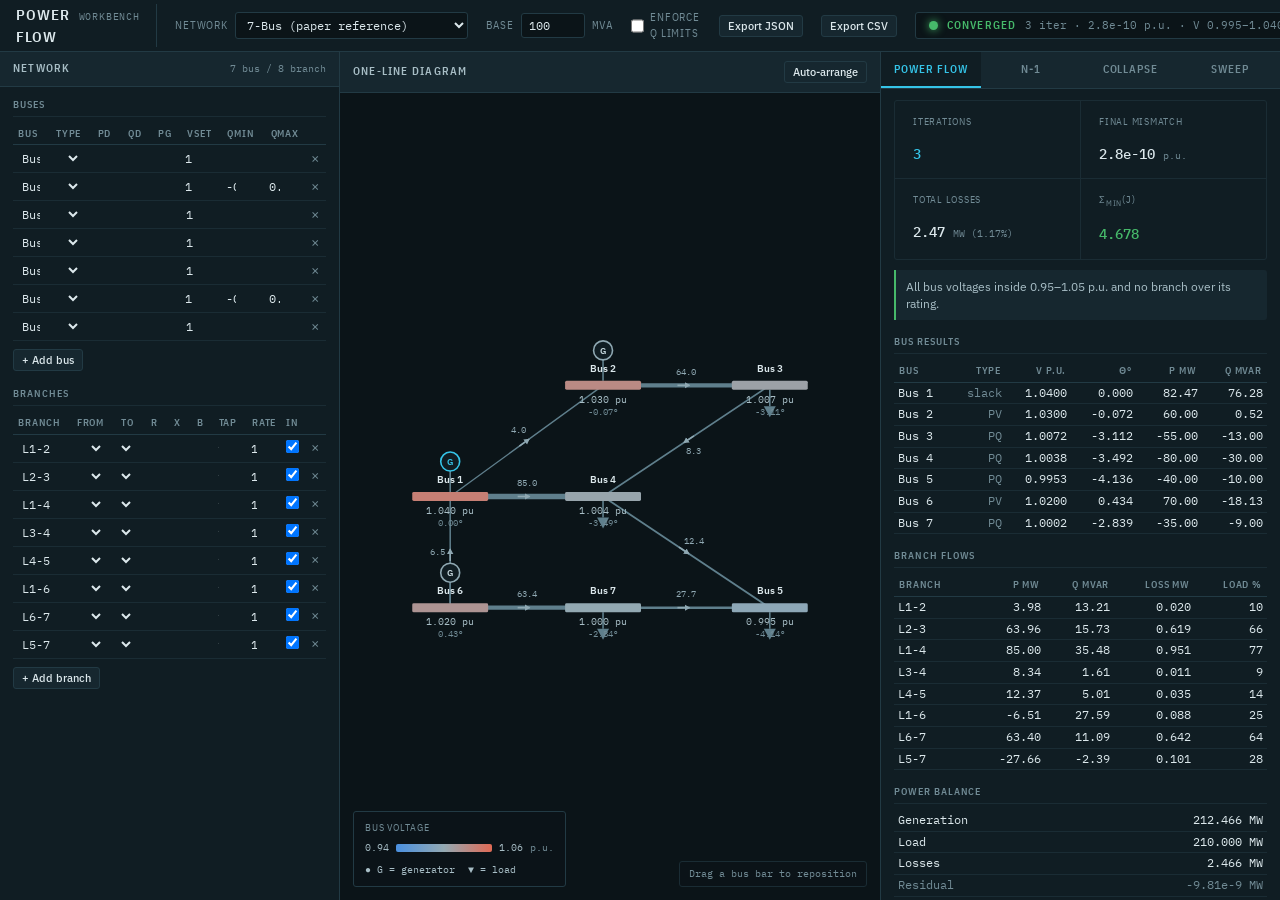
<file: projects/power-flow/powerflow_workbench.html>
<!DOCTYPE html>
<html lang="en">
<head>
<meta charset="utf-8">
<meta name="viewport" content="width=device-width, initial-scale=1">
<title>Power Flow Workbench</title>
<link rel="preconnect" href="https://fonts.googleapis.com">
<link rel="preconnect" href="https://fonts.gstatic.com" crossorigin>
<link href="https://fonts.googleapis.com/css2?family=IBM+Plex+Mono:wght@400;500;600&family=IBM+Plex+Sans:wght@400;500;600;700&family=IBM+Plex+Sans+Condensed:wght@600&display=swap" rel="stylesheet">
<style>
/* ========================================================================
   Design tokens - control-room instrumentation palette.
   Colour is semantic here: every hue reports a state, none decorate.
   ===================================================================== */
:root{
  --ground:#0B1418;
  --panel:#101D23;
  --panel-2:#16272F;
  --raise:#1B333D;
  --rule:#223A44;
  --rule-soft:#1A2C34;
  --text:#DCE8EC;
  --text-2:#A8BEC6;
  --dim:#718B95;
  --signal:#35C4E8;
  --signal-dim:#1E6B80;
  --ok:#46B96A;
  --warn:#E0A73E;
  --fault:#E2574C;
  --v-low:#4A90E0;
  --v-mid:#93A9B2;
  --v-high:#E06A55;
  --mono:'IBM Plex Mono',ui-monospace,'SF Mono',Menlo,monospace;
  --sans:'IBM Plex Sans',system-ui,-apple-system,sans-serif;
  --cond:'IBM Plex Sans Condensed','IBM Plex Sans',sans-serif;
}
*{box-sizing:border-box;margin:0;padding:0}
html,body{height:100%}
body{
  background:var(--ground);color:var(--text);font-family:var(--sans);
  font-size:13px;line-height:1.45;-webkit-font-smoothing:antialiased;
  overflow:hidden;
}
button,input,select{font-family:inherit;font-size:inherit;color:inherit}
::-webkit-scrollbar{width:9px;height:9px}
::-webkit-scrollbar-track{background:var(--ground)}
::-webkit-scrollbar-thumb{background:var(--rule);border-radius:5px}
::-webkit-scrollbar-thumb:hover{background:var(--raise)}
:focus-visible{outline:2px solid var(--signal);outline-offset:1px}

/* ---------------- annunciator bar ---------------- */
.annunciator{
  display:flex;align-items:center;gap:18px;
  height:52px;padding:0 16px;
  background:var(--panel);border-bottom:1px solid var(--rule);
  flex-shrink:0;
}
.brand{display:flex;align-items:baseline;gap:9px;padding-right:16px;border-right:1px solid var(--rule)}
.brand b{font-family:var(--cond);font-weight:600;font-size:15px;letter-spacing:.06em;text-transform:uppercase}
.brand span{font-family:var(--mono);font-size:10px;color:var(--dim);letter-spacing:.08em}

.field{display:flex;align-items:center;gap:7px}
.field label{font-family:var(--cond);font-size:10.5px;letter-spacing:.09em;text-transform:uppercase;color:var(--dim);white-space:nowrap}
select,input[type=number],input[type=text]{
  background:var(--ground);border:1px solid var(--rule);border-radius:3px;
  padding:4px 7px;font-family:var(--mono);font-size:12px;
}
select:hover,input:hover{border-color:var(--signal-dim)}
select{cursor:pointer;padding-right:22px}

/* status lamp - reads like a relay panel indicator */
.lamp{
  display:flex;align-items:center;gap:9px;margin-left:auto;
  padding:5px 13px;border-radius:3px;
  background:var(--ground);border:1px solid var(--rule);
}
.lamp .bulb{width:9px;height:9px;border-radius:50%;flex-shrink:0}
.lamp .txt{font-family:var(--cond);font-size:11px;letter-spacing:.1em;text-transform:uppercase;font-weight:600}
.lamp .meta{font-family:var(--mono);font-size:11px;color:var(--dim);white-space:nowrap}
.lamp.s-ok .bulb{background:var(--ok);box-shadow:0 0 9px var(--ok)}
.lamp.s-ok .txt{color:var(--ok)}
.lamp.s-warn .bulb{background:var(--warn);box-shadow:0 0 9px var(--warn)}
.lamp.s-warn .txt{color:var(--warn)}
.lamp.s-fault .bulb{background:var(--fault);box-shadow:0 0 9px var(--fault);animation:pulse 1.1s ease-in-out infinite}
.lamp.s-fault .txt{color:var(--fault)}
@keyframes pulse{0%,100%{opacity:1}50%{opacity:.35}}
@media (prefers-reduced-motion:reduce){.lamp.s-fault .bulb{animation:none}}

.btn{
  background:var(--panel-2);border:1px solid var(--rule);border-radius:3px;
  padding:5px 11px;cursor:pointer;font-size:12px;font-weight:500;
  transition:background .12s,border-color .12s;white-space:nowrap;
}
.btn:hover{background:var(--raise);border-color:var(--signal-dim)}
.btn.primary{background:var(--signal-dim);border-color:var(--signal);color:#EAF9FE}
.btn.primary:hover{background:var(--signal);color:#062028}
.btn.sm{padding:3px 8px;font-size:11px}

/* ---------------- workspace ---------------- */
.workspace{
  display:grid;
  grid-template-columns:340px minmax(0,1fr) 400px;
  height:calc(100vh - 52px);
}
.col{display:flex;flex-direction:column;min-width:0;overflow:hidden}
.col.left{border-right:1px solid var(--rule);background:var(--panel)}
.col.right{border-left:1px solid var(--rule);background:var(--panel)}
.col.mid{background:var(--ground)}

.pane-head{
  display:flex;align-items:center;justify-content:space-between;gap:8px;
  padding:9px 13px;background:var(--panel-2);border-bottom:1px solid var(--rule);
  flex-shrink:0;
}
.pane-head h2{
  font-family:var(--cond);font-size:11px;font-weight:600;
  letter-spacing:.11em;text-transform:uppercase;color:var(--text-2);
}
.pane-body{overflow:auto;flex:1;padding:11px 13px}

/* ---------------- data tables ---------------- */
table.grid{width:100%;border-collapse:collapse;font-family:var(--mono);font-size:11.5px}
table.grid th{
  font-family:var(--cond);font-size:9.5px;font-weight:600;letter-spacing:.09em;
  text-transform:uppercase;color:var(--dim);text-align:right;
  padding:4px 5px;border-bottom:1px solid var(--rule);white-space:nowrap;
  position:sticky;top:0;background:var(--panel);z-index:2;
}
table.grid th:first-child,table.grid td:first-child{text-align:left}
table.grid td{padding:2px 4px;border-bottom:1px solid var(--rule-soft);text-align:right;white-space:nowrap}
table.grid tr:hover td{background:var(--panel-2)}
table.grid input,table.grid select{
  width:100%;background:transparent;border:1px solid transparent;border-radius:2px;
  padding:2px 4px;text-align:right;font-size:11.5px;
}
table.grid input:hover,table.grid select:hover{border-color:var(--rule);background:var(--ground)}
table.grid input:focus,table.grid select:focus{border-color:var(--signal);background:var(--ground)}
table.grid select{text-align:left;padding-right:14px}
table.grid input.name{text-align:left}
.w-nm{width:70px}.w-ty{width:56px}.w-nu{width:52px}.w-bs{width:60px}

.rowdel{
  background:none;border:none;color:var(--dim);cursor:pointer;
  padding:0 3px;font-size:14px;line-height:1;border-radius:2px;
}
.rowdel:hover{color:var(--fault);background:var(--panel-2)}
.tbl-actions{display:flex;gap:6px;margin:8px 0 16px}

/* ---------------- one-line diagram ---------------- */
.diagram-wrap{flex:1;position:relative;overflow:hidden}
#diagram{width:100%;height:100%;display:block;cursor:default;touch-action:none}
.busbar{cursor:grab}
.busbar:active{cursor:grabbing}
.legend{
  position:absolute;left:13px;bottom:13px;
  background:rgba(11,20,24,.93);border:1px solid var(--rule);border-radius:3px;
  padding:9px 11px;font-family:var(--mono);font-size:10px;color:var(--text-2);
  pointer-events:none;
}
.legend .ttl{font-family:var(--cond);font-size:9.5px;letter-spacing:.09em;text-transform:uppercase;color:var(--dim);margin-bottom:6px}
.legend .scale{display:flex;align-items:center;gap:7px}
.legend .bar{width:96px;height:8px;border-radius:2px;
  background:linear-gradient(90deg,var(--v-low),var(--v-mid),var(--v-high))}
.legend .syms{display:flex;gap:13px;margin-top:7px;font-size:10px}

.hint{
  position:absolute;right:13px;bottom:13px;
  font-family:var(--mono);font-size:10px;color:var(--dim);
  background:rgba(11,20,24,.93);padding:5px 9px;border-radius:3px;
  border:1px solid var(--rule-soft);pointer-events:none;
}

/* ---------------- analysis tabs ---------------- */
.tabs{display:flex;background:var(--panel-2);border-bottom:1px solid var(--rule);flex-shrink:0}
.tab{
  flex:1;padding:10px 6px;background:none;border:none;cursor:pointer;
  font-family:var(--cond);font-size:10.5px;font-weight:600;letter-spacing:.09em;
  text-transform:uppercase;color:var(--dim);
  border-bottom:2px solid transparent;transition:color .12s,border-color .12s;
}
.tab:hover{color:var(--text-2)}
.tab.on{color:var(--signal);border-bottom-color:var(--signal);background:var(--panel)}
.tabpane{display:none}
.tabpane.on{display:block}

.sec-label{
  font-family:var(--cond);font-size:9.5px;font-weight:600;letter-spacing:.1em;
  text-transform:uppercase;color:var(--dim);
  margin:15px 0 6px;padding-bottom:4px;border-bottom:1px solid var(--rule-soft);
}
.sec-label:first-child{margin-top:0}

/* readout strip: the numbers an engineer checks first */
.readout{display:grid;grid-template-columns:1fr 1fr;gap:1px;background:var(--rule-soft);border:1px solid var(--rule-soft);border-radius:3px;overflow:hidden}
.readout div{background:var(--panel);padding:7px 9px}
.readout .k{font-family:var(--cond);font-size:9.5px;letter-spacing:.08em;text-transform:uppercase;color:var(--dim)}
.readout .v{font-family:var(--mono);font-size:14px;font-weight:500;margin-top:1px}
.readout .v small{font-size:10px;color:var(--dim);font-weight:400}
.v-ok{color:var(--ok)}.v-warn{color:var(--warn)}.v-fault{color:var(--fault)}.v-sig{color:var(--signal)}

.note{
  font-size:11.5px;color:var(--text-2);line-height:1.5;
  background:var(--panel-2);border-left:2px solid var(--signal-dim);
  padding:8px 10px;border-radius:0 3px 3px 0;margin:10px 0;
}
.note b{color:var(--text)}
.note.alarm{border-left-color:var(--fault)}
.note.clear{border-left-color:var(--ok)}

.ctl-row{display:flex;gap:8px;align-items:flex-end;flex-wrap:wrap;margin-bottom:10px}
.ctl{display:flex;flex-direction:column;gap:3px}
.ctl label{font-family:var(--cond);font-size:9.5px;letter-spacing:.08em;text-transform:uppercase;color:var(--dim)}
.ctl input,.ctl select{width:100%}
.ctl.grow{flex:1;min-width:96px}

.chart{width:100%;display:block;margin:4px 0 2px}
.chart-cap{font-family:var(--mono);font-size:10px;color:var(--dim);text-align:center;margin-bottom:12px}

.pill{display:inline-block;padding:1px 6px;border-radius:2px;font-family:var(--cond);
  font-size:9.5px;font-weight:600;letter-spacing:.06em;text-transform:uppercase}
.pill.ok{background:rgba(70,185,106,.16);color:var(--ok)}
.pill.warn{background:rgba(224,167,62,.16);color:var(--warn)}
.pill.fault{background:rgba(226,87,76,.16);color:var(--fault)}

.empty{color:var(--dim);font-size:12px;text-align:center;padding:30px 16px;line-height:1.6}
.empty b{display:block;color:var(--text-2);font-size:13px;margin-bottom:5px}

.toggle{display:flex;align-items:center;gap:6px;cursor:pointer;user-select:none}
.toggle input{width:14px;height:14px;accent-color:var(--signal);cursor:pointer}
.toggle span{font-family:var(--cond);font-size:10.5px;letter-spacing:.08em;text-transform:uppercase;color:var(--dim)}
.toggle:hover span{color:var(--text-2)}

.mobile-warn{display:none}
@media (max-width:1120px){
  body{overflow:auto}
  .workspace{grid-template-columns:1fr;height:auto}
  .col.left,.col.right{border:none;border-bottom:1px solid var(--rule)}
  .col.mid{height:460px}
  .pane-body{max-height:400px}
  .annunciator{flex-wrap:wrap;height:auto;padding:9px 13px;gap:11px}
  .lamp{margin-left:0;width:100%}
}
</style>
</head>
<body>

<!-- ============================ annunciator ============================ -->
<div class="annunciator">
  <div class="brand"><b>Power Flow</b><span>WORKBENCH</span></div>

  <div class="field">
    <label for="preset">Network</label>
    <select id="preset"></select>
  </div>
  <div class="field">
    <label for="baseMVA">Base</label>
    <input type="number" id="baseMVA" value="100" step="10" style="width:64px"> <span style="font-family:var(--mono);font-size:11px;color:var(--dim)">MVA</span>
  </div>
  <label class="toggle" title="If a generator exceeds its reactive capability, convert it to a PQ bus and let its voltage fall off setpoint.">
    <input type="checkbox" id="qlim"><span>Enforce Q limits</span>
  </label>
  <button class="btn sm" id="exportJson">Export JSON</button>
  <button class="btn sm" id="exportCsv">Export CSV</button>

  <div class="lamp s-ok" id="lamp">
    <div class="bulb"></div>
    <div class="txt" id="lampTxt">Ready</div>
    <div class="meta" id="lampMeta"></div>
  </div>
</div>

<!-- ============================ workspace ============================ -->
<div class="workspace">

  <!-- ---------- left: network editor ---------- -->
  <div class="col left">
    <div class="pane-head"><h2>Network</h2><span style="font-family:var(--mono);font-size:10px;color:var(--dim)" id="netSize"></span></div>
    <div class="pane-body">
      <div class="sec-label">Buses</div>
      <table class="grid" id="busTbl"></table>
      <div class="tbl-actions"><button class="btn sm" id="addBus">+ Add bus</button></div>

      <div class="sec-label">Branches</div>
      <table class="grid" id="brTbl"></table>
      <div class="tbl-actions"><button class="btn sm" id="addBr">+ Add branch</button></div>
    </div>
  </div>

  <!-- ---------- middle: one-line diagram ---------- -->
  <div class="col mid">
    <div class="pane-head">
      <h2>One-line diagram</h2>
      <div style="display:flex;gap:6px">
        <button class="btn sm" id="relayout">Auto-arrange</button>
      </div>
    </div>
    <div class="diagram-wrap">
      <svg id="diagram"></svg>
      <div class="legend">
        <div class="ttl">Bus voltage</div>
        <div class="scale"><span id="lgLo">0.94</span><div class="bar"></div><span id="lgHi">1.06</span><span style="color:var(--dim)">p.u.</span></div>
        <div class="syms">
          <span>&#9679;&nbsp;G = generator</span><span>&#9660;&nbsp;= load</span>
        </div>
      </div>
      <div class="hint">Drag a bus bar to reposition</div>
    </div>
  </div>

  <!-- ---------- right: analysis ---------- -->
  <div class="col right">
    <div class="tabs">
      <button class="tab on" data-tab="pf">Power flow</button>
      <button class="tab" data-tab="n1">N&#8209;1</button>
      <button class="tab" data-tab="col">Collapse</button>
      <button class="tab" data-tab="swp">Sweep</button>
    </div>
    <div class="pane-body">

      <div class="tabpane on" id="tab-pf"></div>

      <div class="tabpane" id="tab-n1">
        <div class="note">Removes each branch in turn and re-solves. A network is <b>N&#8209;1 secure</b> if every single outage leaves all voltages inside the band and no branch over its rating.</div>
        <div class="ctl-row">
          <div class="ctl"><label>V min</label><input type="number" id="n1vlo" value="0.95" step="0.01" style="width:66px"></div>
          <div class="ctl"><label>V max</label><input type="number" id="n1vhi" value="1.05" step="0.01" style="width:66px"></div>
          <button class="btn primary" id="runN1">Run screen</button>
        </div>
        <div id="n1out"><div class="empty"><b>No screen run yet</b>Run the screen to find which outages the network cannot survive.</div></div>
      </div>

      <div class="tabpane" id="tab-col">
        <div class="note">Scales every load by &lambda; until no solution exists. At the limit the Jacobian goes <b>singular</b> &mdash; &sigma;<sub>min</sub>(J) &rarr; 0. That point is voltage collapse.</div>
        <div class="ctl-row">
          <div class="ctl"><label>&lambda; max</label><input type="number" id="colMax" value="8" step="0.5" style="width:66px"></div>
          <div class="ctl"><label>Steps</label><input type="number" id="colSteps" value="60" step="10" style="width:66px"></div>
          <button class="btn primary" id="runCol">Trace curve</button>
        </div>
        <div id="colout"><div class="empty"><b>No trace yet</b>Trace the curve to find this network's maximum loadability.</div></div>
      </div>

      <div class="tabpane" id="tab-swp">
        <div class="note">Vary one parameter and watch the system respond. Reactance moves <b>flow</b>; resistance moves <b>losses</b>.</div>
        <div class="ctl-row">
          <div class="ctl grow"><label>Parameter</label><select id="swpParam"></select></div>
          <div class="ctl grow"><label>Element</label><select id="swpElem"></select></div>
        </div>
        <div class="ctl-row">
          <div class="ctl"><label>From</label><input type="number" id="swpFrom" value="0.5" step="0.1" style="width:66px"></div>
          <div class="ctl"><label>To</label><input type="number" id="swpTo" value="3" step="0.1" style="width:66px"></div>
          <div class="ctl"><label>Steps</label><input type="number" id="swpSteps" value="40" step="5" style="width:60px"></div>
          <button class="btn primary" id="runSwp">Run sweep</button>
        </div>
        <div id="swpout"><div class="empty"><b>No sweep run yet</b>Pick a parameter and a range, then run.</div></div>
      </div>

    </div>
  </div>
</div>

<script>
"use strict";
/* =========================================================================
   SOLVER - Newton-Raphson AC power flow.
   Direct port of nr_solver.py, validated against it: identical bus voltages,
   branch flows, N-1 results and collapse point on the 7-bus reference case.
   Adds generator Q-limit enforcement (PV->PQ switching).
   ====================================================================== */

function zeros(n,m){const A=new Array(n);for(let i=0;i<n;i++)A[i]=new Float64Array(m);return A;}

function linSolve(A,b){
  const n=b.length,M=new Array(n);
  for(let i=0;i<n;i++){M[i]=new Float64Array(n+1);for(let j=0;j<n;j++)M[i][j]=A[i][j];M[i][n]=b[i];}
  for(let col=0;col<n;col++){
    let piv=col,best=Math.abs(M[col][col]);
    for(let r=col+1;r<n;r++){const v=Math.abs(M[r][col]);if(v>best){best=v;piv=r;}}
    if(best<1e-14)return null;
    if(piv!==col){const t=M[piv];M[piv]=M[col];M[col]=t;}
    const d=M[col][col];
    for(let r=col+1;r<n;r++){
      const f=M[r][col]/d; if(f===0)continue;
      for(let c=col;c<=n;c++)M[r][c]-=f*M[col][c];
    }
  }
  const x=new Float64Array(n);
  for(let i=n-1;i>=0;i--){let s=M[i][n];for(let j=i+1;j<n;j++)s-=M[i][j]*x[j];x[i]=s/M[i][i];}
  return x;
}

/* One-sided Jacobi SVD -> singular values, descending. */
function singularValues(Ain){
  const n=Ain.length,m=Ain[0].length,A=zeros(n,m);
  for(let i=0;i<n;i++)for(let j=0;j<m;j++)A[i][j]=Ain[i][j];
  for(let sweep=0;sweep<60;sweep++){
    let off=0;
    for(let p=0;p<m-1;p++)for(let q=p+1;q<m;q++){
      let al=0,be=0,ga=0;
      for(let i=0;i<n;i++){al+=A[i][p]*A[i][p];be+=A[i][q]*A[i][q];ga+=A[i][p]*A[i][q];}
      if(ga===0||Math.abs(ga)<1e-15*Math.sqrt(al*be))continue;
      off+=ga*ga;
      const z=(be-al)/(2*ga);
      const t=Math.sign(z)/(Math.abs(z)+Math.sqrt(1+z*z));
      const c=1/Math.sqrt(1+t*t),s=c*t;
      for(let i=0;i<n;i++){const ap=A[i][p],aq=A[i][q];A[i][p]=c*ap-s*aq;A[i][q]=s*ap+c*aq;}
    }
    if(off<1e-30)break;
  }
  const sv=[];
  for(let j=0;j<m;j++){let s=0;for(let i=0;i<n;i++)s+=A[i][j]*A[i][j];sv.push(Math.sqrt(s));}
  return sv.sort((a,b)=>b-a);
}

function buildYbus(net){
  const n=net.buses.length,G=zeros(n,n),B=zeros(n,n);
  for(const br of net.branches){
    if(br.out)continue;
    const den=br.r*br.r+br.x*br.x; if(den===0)continue;
    const gs=br.r/den, bs=-br.x/den, bc=(br.b||0)/2;
    const tap=(br.tap&&br.tap>0)?br.tap:1, f=br.f, t=br.t;
    if(f===t||f==null||t==null||!net.buses[f]||!net.buses[t])continue;
    G[f][f]+=gs/(tap*tap); B[f][f]+=(bs+bc)/(tap*tap);
    G[t][t]+=gs;           B[t][t]+=bs+bc;
    G[f][t]-=gs/tap; B[f][t]-=bs/tap;
    G[t][f]-=gs/tap; B[t][f]-=bs/tap;
  }
  return {G,B};
}

/* Is every bus still reachable from the slack over in-service branches?
   An outage that islands load has no solution for a reason quite different
   from voltage collapse, and the two deserve different messages. */
function connectivity(net){
  const n=net.buses.length;
  let root=net.buses.findIndex(b=>b.type==='slack');
  if(root<0)root=0;
  const adj=Array.from({length:n},()=>[]);
  net.branches.forEach(br=>{
    if(br.out)return;
    if(br.f==null||br.t==null||!net.buses[br.f]||!net.buses[br.t])return;
    adj[br.f].push(br.t);adj[br.t].push(br.f);
  });
  const seen=new Array(n).fill(false);
  const stack=[root];seen[root]=true;
  while(stack.length){
    const v=stack.pop();
    for(const w of adj[v])if(!seen[w]){seen[w]=true;stack.push(w);}
  }
  const orphans=[];
  for(let i=0;i<n;i++)if(!seen[i])orphans.push(i);
  return{connected:orphans.length===0,orphans};
}

function calcPQ(V,th,G,B){
  const n=V.length,P=new Float64Array(n),Q=new Float64Array(n);
  for(let i=0;i<n;i++){
    let pi=0,qi=0;
    for(let k=0;k<n;k++){
      const a=th[i]-th[k],c=Math.cos(a),s=Math.sin(a);
      pi+=V[i]*V[k]*(G[i][k]*c+B[i][k]*s);
      qi+=V[i]*V[k]*(G[i][k]*s-B[i][k]*c);
    }
    P[i]=pi;Q[i]=qi;
  }
  return {P,Q};
}

function buildJacobian(V,th,G,B,P,Q,pvpq,pq){
  const np_=pvpq.length,nq=pq.length,J=zeros(np_+nq,np_+nq);
  for(let a=0;a<np_;a++){
    const i=pvpq[a];
    for(let b=0;b<np_;b++){
      const k=pvpq[b];
      if(i===k)J[a][b]=-Q[i]-B[i][i]*V[i]*V[i];
      else{const g=th[i]-th[k];J[a][b]=V[i]*V[k]*(G[i][k]*Math.sin(g)-B[i][k]*Math.cos(g));}
    }
    for(let b=0;b<nq;b++){
      const k=pq[b];
      if(i===k)J[a][np_+b]=P[i]/V[i]+G[i][i]*V[i];
      else{const g=th[i]-th[k];J[a][np_+b]=V[i]*(G[i][k]*Math.cos(g)+B[i][k]*Math.sin(g));}
    }
  }
  for(let a=0;a<nq;a++){
    const i=pq[a];
    for(let b=0;b<np_;b++){
      const k=pvpq[b];
      if(i===k)J[np_+a][b]=P[i]-G[i][i]*V[i]*V[i];
      else{const g=th[i]-th[k];J[np_+a][b]=-V[i]*V[k]*(G[i][k]*Math.cos(g)+B[i][k]*Math.sin(g));}
    }
    for(let b=0;b<nq;b++){
      const k=pq[b];
      if(i===k)J[np_+a][np_+b]=Q[i]/V[i]-B[i][i]*V[i];
      else{const g=th[i]-th[k];J[np_+a][np_+b]=V[i]*(G[i][k]*Math.sin(g)-B[i][k]*Math.cos(g));}
    }
  }
  return J;
}

function solve(net,opts){
  opts=opts||{};
  const tol=opts.tol!=null?opts.tol:1e-8;
  const maxIter=opts.maxIter!=null?opts.maxIter:30;
  const qlim=!!opts.enforceQlim;
  const n=net.buses.length;
  if(n===0)return{converged:false,error:'Network has no buses.'};
  const {G,B}=buildYbus(net);

  const slack=[];net.buses.forEach((b,i)=>{if(b.type==='slack')slack.push(i);});
  if(slack.length!==1)
    return{converged:false,error:'Need exactly one slack bus (found '+slack.length+').'};

  const conn=connectivity(net);
  if(!conn.connected){
    const nm=conn.orphans.map(i=>net.buses[i].name);
    return{converged:false,islanded:true,orphans:conn.orphans,
      error:'Network is split \u2014 '+nm.slice(0,4).join(', ')+
            (nm.length>4?' and '+(nm.length-4)+' more':'')+
            ' cannot be reached from the slack bus.'};
  }

  const type=net.buses.map(b=>b.type);
  const V=new Float64Array(n),th=new Float64Array(n);
  for(let i=0;i<n;i++){
    const b=net.buses[i];
    V[i]=b.type==='PQ'?1.0:(b.Vset!=null?b.Vset:1.0);
    th[i]=0;
  }
  const Ps=new Float64Array(n),Qs=new Float64Array(n);
  for(let i=0;i<n;i++){
    const b=net.buses[i];
    Ps[i]=(b.Pg||0)-(b.Pd||0);
    Qs[i]=-(b.Qd||0);
  }

  const history=[];let converged=false,iterations=0,lastJ=null;const switched=[];
  for(let it=1;it<=maxIter;it++){
    const pvpq=[],pq=[];
    for(let i=0;i<n;i++){if(type[i]!=='slack')pvpq.push(i);if(type[i]==='PQ')pq.push(i);}
    const {P,Q}=calcPQ(V,th,G,B);
    const mis=new Float64Array(pvpq.length+pq.length);
    for(let a=0;a<pvpq.length;a++)mis[a]=Ps[pvpq[a]]-P[pvpq[a]];
    for(let a=0;a<pq.length;a++)mis[pvpq.length+a]=Qs[pq[a]]-Q[pq[a]];
    let mx=0;for(let i=0;i<mis.length;i++)mx=Math.max(mx,Math.abs(mis[i]));
    history.push(mx);

    if(mx<tol){
      if(qlim){
        let ch=false;
        for(let i=0;i<n;i++){
          const b=net.buses[i];
          if(type[i]!=='PV')continue;
          const qg=Q[i]+(b.Qd||0);
          if(b.Qmax!=null&&b.Qmax!==''&&qg>b.Qmax+1e-9){
            type[i]='PQ';Qs[i]=b.Qmax-(b.Qd||0);
            switched.push({bus:i,lim:'Qmax',val:b.Qmax});ch=true;
          }else if(b.Qmin!=null&&b.Qmin!==''&&qg<b.Qmin-1e-9){
            type[i]='PQ';Qs[i]=b.Qmin-(b.Qd||0);
            switched.push({bus:i,lim:'Qmin',val:b.Qmin});ch=true;
          }
        }
        if(ch)continue;
      }
      converged=true;iterations=it-1;
      lastJ=buildJacobian(V,th,G,B,P,Q,pvpq,pq);
      break;
    }
    const J=buildJacobian(V,th,G,B,P,Q,pvpq,pq);
    const dx=linSolve(J,mis);
    if(dx===null)
      return{converged:false,singular:true,
        error:'Jacobian is singular \u2014 no solvable operating point exists.',
        history,iterations:it,V:Array.from(V),th:Array.from(th),types:type};
    for(let a=0;a<pvpq.length;a++)th[pvpq[a]]+=dx[a];
    for(let a=0;a<pq.length;a++)V[pq[a]]+=dx[pvpq.length+a];
    iterations=it;
  }
  const {P,Q}=calcPQ(V,th,G,B);
  let sMin=null,cond=null;
  if(lastJ){
    const sv=singularValues(lastJ);
    sMin=sv[sv.length-1];
    cond=sMin>1e-300?sv[0]/sMin:Infinity;
  }
  return{converged,iterations,history,V:Array.from(V),th:Array.from(th),
         P:Array.from(P),Q:Array.from(Q),types:type,switched,sigmaMin:sMin,cond};
}

function branchFlows(net,sol){
  const out=[],Vr=[],Vi=[];
  for(let i=0;i<net.buses.length;i++){
    Vr.push(sol.V[i]*Math.cos(sol.th[i]));
    Vi.push(sol.V[i]*Math.sin(sol.th[i]));
  }
  for(const br of net.branches){
    if(br.out||!net.buses[br.f]||!net.buses[br.t]){
      out.push({name:br.name,out:true,Pft:0,Qft:0,Ptf:0,Qtf:0,Ploss:0,Qloss:0,Smax:0});
      continue;
    }
    const den=br.r*br.r+br.x*br.x;
    if(den===0){out.push({name:br.name,out:true,Pft:0,Qft:0,Ptf:0,Qtf:0,Ploss:0,Qloss:0,Smax:0});continue;}
    const gs=br.r/den,bs=-br.x/den,bc=(br.b||0)/2;
    const tap=(br.tap&&br.tap>0)?br.tap:1,f=br.f,t=br.t;
    const a1r=gs/(tap*tap),a1i=(bs+bc)/(tap*tap),a2r=gs/tap,a2i=bs/tap;
    const Iftr=a1r*Vr[f]-a1i*Vi[f]-(a2r*Vr[t]-a2i*Vi[t]);
    const Ifti=a1r*Vi[f]+a1i*Vr[f]-(a2r*Vi[t]+a2i*Vr[t]);
    const b1r=gs,b1i=bs+bc;
    const Itfr=b1r*Vr[t]-b1i*Vi[t]-(a2r*Vr[f]-a2i*Vi[f]);
    const Itfi=b1r*Vi[t]+b1i*Vr[t]-(a2r*Vi[f]+a2i*Vr[f]);
    const Pft=Vr[f]*Iftr+Vi[f]*Ifti, Qft=Vi[f]*Iftr-Vr[f]*Ifti;
    const Ptf=Vr[t]*Itfr+Vi[t]*Itfi, Qtf=Vi[t]*Itfr-Vr[t]*Itfi;
    out.push({name:br.name,out:false,Pft,Qft,Ptf,Qtf,
      Ploss:Pft+Ptf,Qloss:Qft+Qtf,
      Smax:Math.max(Math.hypot(Pft,Qft),Math.hypot(Ptf,Qtf))});
  }
  return out;
}

function totals(net,sol,flows){
  const base=net.baseMVA||100;
  let gen=0,load=0,loss=0;
  net.buses.forEach((b,i)=>{
    if(b.type!=='PQ')gen+=sol.P[i]+(b.Pd||0);
    load+=(b.Pd||0);
  });
  for(const f of flows)if(!f.out)loss+=f.Ploss;
  return{gen:gen*base,load:load*base,loss:loss*base};
}

/* =========================================================================
   PRESET NETWORKS
   ====================================================================== */
const PRESETS={
  'sevenbus':{
    label:'7-Bus (paper reference)',
    note:'The network from the paper. Meshed, lightly loaded, all voltages inside band.',
    net:{name:'7-Bus',baseMVA:100,
      buses:[
        {name:'Bus 1',type:'slack',Pd:0,Qd:0,Pg:0,Vset:1.04,Qmin:null,Qmax:null,x:80,y:250},
        {name:'Bus 2',type:'PV',Pd:0,Qd:0,Pg:0.60,Vset:1.03,Qmin:-0.5,Qmax:0.8,x:300,y:90},
        {name:'Bus 3',type:'PQ',Pd:0.55,Qd:0.13,Pg:0,Vset:1.0,x:540,y:90},
        {name:'Bus 4',type:'PQ',Pd:0.80,Qd:0.30,Pg:0,Vset:1.0,x:300,y:250},
        {name:'Bus 5',type:'PQ',Pd:0.40,Qd:0.10,Pg:0,Vset:1.0,x:540,y:410},
        {name:'Bus 6',type:'PV',Pd:0,Qd:0,Pg:0.70,Vset:1.02,Qmin:-0.4,Qmax:0.7,x:80,y:410},
        {name:'Bus 7',type:'PQ',Pd:0.35,Qd:0.09,Pg:0,Vset:1.0,x:300,y:410}
      ],
      branches:[
        {name:'L1-2',f:0,t:1,r:0.010,x:0.070,b:0.020,tap:1,rate:1.5},
        {name:'L2-3',f:1,t:2,r:0.015,x:0.090,b:0.025,tap:1,rate:1.0},
        {name:'L1-4',f:0,t:3,r:0.012,x:0.080,b:0.022,tap:1,rate:1.2},
        {name:'L3-4',f:2,t:3,r:0.014,x:0.085,b:0.020,tap:1,rate:1.0},
        {name:'L4-5',f:3,t:4,r:0.018,x:0.100,b:0.028,tap:1,rate:1.0},
        {name:'L1-6',f:0,t:5,r:0.011,x:0.075,b:0.021,tap:1,rate:1.2},
        {name:'L6-7',f:5,t:6,r:0.016,x:0.095,b:0.024,tap:1,rate:1.0},
        {name:'L5-7',f:4,t:6,r:0.013,x:0.082,b:0.023,tap:1,rate:1.0}
      ]}
  },
  'wscc9':{
    label:'WSCC 9-Bus (IEEE classic)',
    note:'Standard 3-machine test system. Slack picks up 71.6 MW, losses 4.6 MW \u2014 matches published values.',
    net:{name:'WSCC 9-Bus',baseMVA:100,
      buses:[
        {name:'Bus 1',type:'slack',Pd:0,Qd:0,Pg:0,Vset:1.040,x:80,y:250},
        {name:'Bus 2',type:'PV',Pd:0,Qd:0,Pg:1.63,Vset:1.025,Qmin:-1,Qmax:3,x:560,y:80},
        {name:'Bus 3',type:'PV',Pd:0,Qd:0,Pg:0.85,Vset:1.025,Qmin:-1,Qmax:3,x:560,y:430},
        {name:'Bus 4',type:'PQ',Pd:0,Qd:0,Pg:0,Vset:1.0,x:210,y:250},
        {name:'Bus 5',type:'PQ',Pd:1.25,Qd:0.50,Pg:0,Vset:1.0,x:330,y:150},
        {name:'Bus 6',type:'PQ',Pd:0.90,Qd:0.30,Pg:0,Vset:1.0,x:330,y:350},
        {name:'Bus 7',type:'PQ',Pd:0,Qd:0,Pg:0,Vset:1.0,x:450,y:150},
        {name:'Bus 8',type:'PQ',Pd:1.00,Qd:0.35,Pg:0,Vset:1.0,x:450,y:250},
        {name:'Bus 9',type:'PQ',Pd:0,Qd:0,Pg:0,Vset:1.0,x:450,y:350}
      ],
      branches:[
        {name:'T1-4',f:0,t:3,r:0,     x:0.0576,b:0,    tap:1,rate:2.5},
        {name:'T2-7',f:1,t:6,r:0,     x:0.0625,b:0,    tap:1,rate:2.5},
        {name:'T3-9',f:2,t:8,r:0,     x:0.0586,b:0,    tap:1,rate:2.5},
        {name:'L4-5',f:3,t:4,r:0.010, x:0.085, b:0.176,tap:1,rate:2.5},
        {name:'L4-6',f:3,t:5,r:0.017, x:0.092, b:0.158,tap:1,rate:2.5},
        {name:'L5-7',f:4,t:6,r:0.032, x:0.161, b:0.306,tap:1,rate:2.5},
        {name:'L6-9',f:5,t:8,r:0.039, x:0.170, b:0.358,tap:1,rate:2.5},
        {name:'L7-8',f:6,t:7,r:0.0085,x:0.072, b:0.149,tap:1,rate:2.5},
        {name:'L8-9',f:7,t:8,r:0.0119,x:0.1008,b:0.209,tap:1,rate:2.5}
      ]}
  },
  'radial5':{
    label:'5-Bus Radial (weak feeder)',
    note:'Radial \u2014 every load has exactly one supply path. Voltages sag further than a meshed network, and any outage islands part of the system.',
    net:{name:'5-Bus Radial',baseMVA:100,
      buses:[
        {name:'Bus 1',type:'slack',Pd:0,Qd:0,Pg:0,Vset:1.05,x:80,y:250},
        {name:'Bus 2',type:'PQ',Pd:0.24,Qd:0.101,Pg:0,Vset:1.0,x:240,y:250},
        {name:'Bus 3',type:'PQ',Pd:0.28,Qd:0.118,Pg:0,Vset:1.0,x:400,y:160},
        {name:'Bus 4',type:'PQ',Pd:0.26,Qd:0.109,Pg:0,Vset:1.0,x:400,y:340},
        {name:'Bus 5',type:'PQ',Pd:0.18,Qd:0.076,Pg:0,Vset:1.0,x:560,y:160}
      ],
      branches:[
        {name:'L1-2',f:0,t:1,r:0.0128,x:0.075,b:0.010,tap:1,rate:2.0},
        {name:'L2-3',f:1,t:2,r:0.0181,x:0.095,b:0.012,tap:1,rate:1.2},
        {name:'L2-4',f:1,t:3,r:0.0171,x:0.090,b:0.012,tap:1,rate:1.2},
        {name:'L3-5',f:2,t:4,r:0.0199,x:0.105,b:0.010,tap:1,rate:0.8}
      ]}
  },
  'stressed7':{
    label:'7-Bus Stressed (\u03bb = 4.0)',
    note:'The paper network with every load scaled 4\u00d7. Voltages are deep in violation and the Jacobian is close to singular.',
    net:{name:'7-Bus Stressed',baseMVA:100,
      buses:[
        {name:'Bus 1',type:'slack',Pd:0,Qd:0,Pg:0,Vset:1.04,x:80,y:250},
        {name:'Bus 2',type:'PV',Pd:0,Qd:0,Pg:0.60,Vset:1.03,Qmin:-0.5,Qmax:0.8,x:300,y:90},
        {name:'Bus 3',type:'PQ',Pd:2.20,Qd:0.52,Pg:0,Vset:1.0,x:540,y:90},
        {name:'Bus 4',type:'PQ',Pd:3.20,Qd:1.20,Pg:0,Vset:1.0,x:300,y:250},
        {name:'Bus 5',type:'PQ',Pd:1.60,Qd:0.40,Pg:0,Vset:1.0,x:540,y:410},
        {name:'Bus 6',type:'PV',Pd:0,Qd:0,Pg:0.70,Vset:1.02,Qmin:-0.4,Qmax:0.7,x:80,y:410},
        {name:'Bus 7',type:'PQ',Pd:1.40,Qd:0.36,Pg:0,Vset:1.0,x:300,y:410}
      ],
      branches:[
        {name:'L1-2',f:0,t:1,r:0.010,x:0.070,b:0.020,tap:1,rate:1.5},
        {name:'L2-3',f:1,t:2,r:0.015,x:0.090,b:0.025,tap:1,rate:1.0},
        {name:'L1-4',f:0,t:3,r:0.012,x:0.080,b:0.022,tap:1,rate:1.2},
        {name:'L3-4',f:2,t:3,r:0.014,x:0.085,b:0.020,tap:1,rate:1.0},
        {name:'L4-5',f:3,t:4,r:0.018,x:0.100,b:0.028,tap:1,rate:1.0},
        {name:'L1-6',f:0,t:5,r:0.011,x:0.075,b:0.021,tap:1,rate:1.2},
        {name:'L6-7',f:5,t:6,r:0.016,x:0.095,b:0.024,tap:1,rate:1.0},
        {name:'L5-7',f:4,t:6,r:0.013,x:0.082,b:0.023,tap:1,rate:1.0}
      ]}
  }
};

/* =========================================================================
   STATE
   ====================================================================== */
let NET=null, SOL=null, FLOWS=null, TOT=null;
let OPTS={tol:1e-8,maxIter:30,enforceQlim:false};
const clone=o=>JSON.parse(JSON.stringify(o));
const $=id=>document.getElementById(id);
const esc=s=>String(s).replace(/[&<>"]/g,c=>({'&':'&amp;','<':'&lt;','>':'&gt;','"':'&quot;'}[c]));
const num=(v,d)=>{const n=parseFloat(v);return isFinite(n)?n:d;};

function loadPreset(key){
  NET=clone(PRESETS[key].net);
  $('baseMVA').value=NET.baseMVA;
  resync();
}

/* Solve + repaint everything that depends on the solution. */
function resync(){
  NET.baseMVA=num($('baseMVA').value,100);
  OPTS.enforceQlim=$('qlim').checked;
  SOL=solve(NET,OPTS);
  FLOWS=SOL.converged?branchFlows(NET,SOL):NET.branches.map(b=>({name:b.name,out:true,Pft:0,Qft:0,Ptf:0,Qtf:0,Ploss:0,Qloss:0,Smax:0}));
  TOT=SOL.converged?totals(NET,SOL,FLOWS):{gen:0,load:0,loss:0};
  renderLamp();renderTables();renderDiagram();renderPF();
  $('netSize').textContent=NET.buses.length+' bus / '+NET.branches.length+' branch';
  fillSweepSelectors();
}

/* =========================================================================
   ANNUNCIATOR
   ====================================================================== */
function renderLamp(){
  const l=$('lamp'),t=$('lampTxt'),m=$('lampMeta');
  l.className='lamp';
  if(SOL.error){
    l.classList.add('s-fault');
    t.textContent=SOL.singular?'Singular':'Fault';
    m.textContent=SOL.error;
  }else if(!SOL.converged){
    l.classList.add('s-fault');
    t.textContent='No solution';
    m.textContent='hit iteration limit \u2014 system may be past collapse';
  }else{
    const vs=SOL.V,lo=Math.min.apply(null,vs),hi=Math.max.apply(null,vs);
    const bad=lo<0.95||hi>1.05;
    l.classList.add(bad?'s-warn':'s-ok');
    t.textContent=bad?'Limits':'Converged';
    const mis=SOL.history[SOL.history.length-1];
    m.textContent=SOL.iterations+' iter \u00b7 '+mis.toExponential(1)+' p.u. \u00b7 V '+lo.toFixed(3)+'\u2013'+hi.toFixed(3);
  }
}

/* =========================================================================
   NETWORK EDITOR TABLES
   ====================================================================== */
function renderTables(){
  // ---- buses ----
  let h='<thead><tr><th>Bus</th><th>Type</th><th>Pd</th><th>Qd</th><th>Pg</th><th>Vset</th><th>Qmin</th><th>Qmax</th><th></th></tr></thead><tbody>';
  NET.buses.forEach((b,i)=>{
    h+='<tr>'+
      '<td><input class="name w-nm" data-b="'+i+'" data-k="name" value="'+esc(b.name)+'"></td>'+
      '<td><select class="w-ty" data-b="'+i+'" data-k="type">'+
        ['slack','PV','PQ'].map(t=>'<option'+(b.type===t?' selected':'')+'>'+t+'</option>').join('')+
      '</select></td>'+
      '<td><input class="w-nu" type="number" step="0.05" data-b="'+i+'" data-k="Pd" value="'+(b.Pd||0)+'"></td>'+
      '<td><input class="w-nu" type="number" step="0.05" data-b="'+i+'" data-k="Qd" value="'+(b.Qd||0)+'"></td>'+
      '<td><input class="w-nu" type="number" step="0.05" data-b="'+i+'" data-k="Pg" value="'+(b.Pg||0)+'"></td>'+
      '<td><input class="w-nu" type="number" step="0.01" data-b="'+i+'" data-k="Vset" value="'+(b.Vset!=null?b.Vset:1)+'"></td>'+
      '<td><input class="w-nu" type="number" step="0.1" data-b="'+i+'" data-k="Qmin" value="'+(b.Qmin!=null?b.Qmin:'')+'"></td>'+
      '<td><input class="w-nu" type="number" step="0.1" data-b="'+i+'" data-k="Qmax" value="'+(b.Qmax!=null?b.Qmax:'')+'"></td>'+
      '<td><button class="rowdel" data-delb="'+i+'" title="Delete bus">\u00d7</button></td></tr>';
  });
  $('busTbl').innerHTML=h+'</tbody>';

  // ---- branches ----
  const opts=NET.buses.map((b,i)=>'<option value="'+i+'">'+esc(b.name)+'</option>').join('');
  h='<thead><tr><th>Branch</th><th>From</th><th>To</th><th>r</th><th>x</th><th>b</th><th>Tap</th><th>Rate</th><th>In</th><th></th></tr></thead><tbody>';
  NET.branches.forEach((br,i)=>{
    h+='<tr>'+
      '<td><input class="name w-nm" data-r="'+i+'" data-k="name" value="'+esc(br.name)+'"></td>'+
      '<td><select class="w-bs" data-r="'+i+'" data-k="f">'+opts+'</select></td>'+
      '<td><select class="w-bs" data-r="'+i+'" data-k="t">'+opts+'</select></td>'+
      '<td><input class="w-nu" type="number" step="0.001" data-r="'+i+'" data-k="r" value="'+br.r+'"></td>'+
      '<td><input class="w-nu" type="number" step="0.005" data-r="'+i+'" data-k="x" value="'+br.x+'"></td>'+
      '<td><input class="w-nu" type="number" step="0.005" data-r="'+i+'" data-k="b" value="'+(br.b||0)+'"></td>'+
      '<td><input class="w-nu" type="number" step="0.01" data-r="'+i+'" data-k="tap" value="'+(br.tap||1)+'"></td>'+
      '<td><input class="w-nu" type="number" step="0.1" data-r="'+i+'" data-k="rate" value="'+(br.rate!=null?br.rate:'')+'"></td>'+
      '<td><input type="checkbox" data-r="'+i+'" data-k="in"'+(br.out?'':' checked')+'></td>'+
      '<td><button class="rowdel" data-delr="'+i+'" title="Delete branch">\u00d7</button></td></tr>';
  });
  $('brTbl').innerHTML=h+'</tbody>';
  NET.branches.forEach((br,i)=>{
    const sf=document.querySelector('select[data-r="'+i+'"][data-k="f"]');
    const st=document.querySelector('select[data-r="'+i+'"][data-k="t"]');
    if(sf)sf.value=br.f; if(st)st.value=br.t;
  });
}

/* Edits are applied on 'input' so the diagram tracks you live. */
document.addEventListener('input',e=>{
  const el=e.target;
  if(el.dataset.b!==undefined&&el.dataset.k){
    const b=NET.buses[+el.dataset.b],k=el.dataset.k;
    if(k==='name')b.name=el.value;
    else if(k==='type')b.type=el.value;
    else if(k==='Qmin'||k==='Qmax')b[k]=el.value===''?null:parseFloat(el.value);
    else b[k]=num(el.value,0);
    if(k==='type'||k==='name'){resync();}else{softResync();}
  }else if(el.dataset.r!==undefined&&el.dataset.k){
    const br=NET.branches[+el.dataset.r],k=el.dataset.k;
    if(k==='name')br.name=el.value;
    else if(k==='f'||k==='t')br[k]=parseInt(el.value,10);
    else if(k==='in')br.out=!el.checked;
    else if(k==='rate')br.rate=el.value===''?null:parseFloat(el.value);
    else br[k]=num(el.value,0);
    if(k==='f'||k==='t'||k==='name'){resync();}else{softResync();}
  }else if(el.id==='baseMVA'){softResync();}
});

/* Re-solve without rebuilding the editor tables (keeps focus in the field). */
function softResync(){
  NET.baseMVA=num($('baseMVA').value,100);
  OPTS.enforceQlim=$('qlim').checked;
  SOL=solve(NET,OPTS);
  FLOWS=SOL.converged?branchFlows(NET,SOL):NET.branches.map(b=>({name:b.name,out:true,Pft:0,Qft:0,Ptf:0,Qtf:0,Ploss:0,Qloss:0,Smax:0}));
  TOT=SOL.converged?totals(NET,SOL,FLOWS):{gen:0,load:0,loss:0};
  renderLamp();renderDiagram();renderPF();
}

document.addEventListener('click',e=>{
  const db=e.target.dataset.delb, dr=e.target.dataset.delr;
  if(db!==undefined){
    const i=+db;
    NET.branches=NET.branches.filter(b=>b.f!==i&&b.t!==i)
      .map(b=>({...b,f:b.f>i?b.f-1:b.f,t:b.t>i?b.t-1:b.t}));
    NET.buses.splice(i,1);
    resync();
  }else if(dr!==undefined){
    NET.branches.splice(+dr,1);resync();
  }
});

$('addBus').onclick=()=>{
  const n=NET.buses.length;
  NET.buses.push({name:'Bus '+(n+1),type:'PQ',Pd:0.3,Qd:0.1,Pg:0,Vset:1.0,
                  Qmin:null,Qmax:null,x:120+((n*95)%520),y:150+((n*70)%300)});
  resync();
};
$('addBr').onclick=()=>{
  if(NET.buses.length<2)return;
  NET.branches.push({name:'L'+(NET.branches.length+1),f:0,t:1,
                     r:0.02,x:0.10,b:0.02,tap:1,rate:1.0});
  resync();
};

/* =========================================================================
   ONE-LINE DIAGRAM
   Buses are drawn as bus bars with generator circles and load arrows -
   the schematic vocabulary of the field, not a generic node graph.
   ====================================================================== */
const VLO=0.94,VHI=1.06,BARW=76,BARH=9;

function vColor(v){
  const t=Math.max(0,Math.min(1,(v-VLO)/(VHI-VLO)));
  const stops=[[0,74,144,224],[.5,147,169,178],[1,224,106,85]];
  let a=stops[0],b=stops[1];
  if(t>=.5){a=stops[1];b=stops[2];}
  const f=(t-a[0])/(b[0]-a[0]);
  return 'rgb('+Math.round(a[1]+f*(b[1]-a[1]))+','+Math.round(a[2]+f*(b[2]-a[2]))+','+Math.round(a[3]+f*(b[3]-a[3]))+')';
}

function renderDiagram(){
  const svg=$('diagram'),W=svg.clientWidth||800,H=svg.clientHeight||560;
  const xs=NET.buses.map(b=>b.x||0),ys=NET.buses.map(b=>b.y||0);
  const minX=Math.min.apply(null,xs),maxX=Math.max.apply(null,xs);
  const minY=Math.min.apply(null,ys),maxY=Math.max.apply(null,ys);
  const padX=110,padY=80;
  const sx=(maxX-minX)>1?(W-2*padX)/(maxX-minX):1;
  const sy=(maxY-minY)>1?(H-2*padY)/(maxY-minY):1;
  const s=Math.min(sx,sy,1.6);
  const ox=(W-(maxX-minX)*s)/2-minX*s, oy=(H-(maxY-minY)*s)/2-minY*s;
  const px=i=>(NET.buses[i].x||0)*s+ox, py=i=>(NET.buses[i].y||0)*s+oy;

  const ok=SOL.converged;
  let g='<defs>'+
    '<marker id="fa" viewBox="0 0 10 10" refX="6" refY="5" markerWidth="5" markerHeight="5" orient="auto">'+
    '<path d="M0 1 L7 5 L0 9 z" fill="#8FA8B2"/></marker></defs>';

  // ---- branches ----
  const maxF=Math.max(0.02,...FLOWS.filter(f=>!f.out).map(f=>Math.abs(f.Pft)));
  NET.branches.forEach((br,i)=>{
    if(!NET.buses[br.f]||!NET.buses[br.t])return;
    const f=FLOWS[i];
    const x1=px(br.f),y1=py(br.f),x2=px(br.t),y2=py(br.t);
    const dead=br.out||!ok;
    const lw=dead?1.5:1.2+4.2*Math.min(1,Math.abs(f.Pft)/maxF);
    let col='#3A5560';
    if(!dead&&br.rate&&f.Smax>br.rate)col='#E2574C';
    else if(!dead&&br.rate&&f.Smax>0.9*br.rate)col='#E0A73E';
    else if(!dead)col='#5F7F8C';
    g+='<line x1="'+x1+'" y1="'+y1+'" x2="'+x2+'" y2="'+y2+'" stroke="'+col+'" stroke-width="'+lw+
       '" stroke-linecap="round"'+(br.out?' stroke-dasharray="5 5"':'')+'/>';

    if(!dead&&Math.abs(f.Pft)>1e-6){
      // direction arrow at midpoint, pointing the way real power travels
      const rev=f.Pft<0;
      const ax1=rev?x2:x1, ay1=rev?y2:y1, ax2=rev?x1:x2, ay2=rev?y1:y2;
      const mx=(ax1+ax2)/2, my=(ay1+ay2)/2;
      const ang=Math.atan2(ay2-ay1,ax2-ax1);
      g+='<line x1="'+(mx-Math.cos(ang)*9)+'" y1="'+(my-Math.sin(ang)*9)+
         '" x2="'+(mx+Math.cos(ang)*3)+'" y2="'+(my+Math.sin(ang)*3)+
         '" stroke="#8FA8B2" stroke-width="1.6" marker-end="url(#fa)"/>';
      const lx=mx+Math.sin(ang)*13, ly=my-Math.cos(ang)*13;
      g+='<text x="'+lx+'" y="'+ly+'" fill="#8FA8B2" font-family="IBM Plex Mono,monospace" '+
         'font-size="9.5" text-anchor="middle" dominant-baseline="middle">'+
         (Math.abs(f.Pft)*NET.baseMVA).toFixed(1)+'</text>';
    }
    if(br.out){
      const mx=(x1+x2)/2,my=(y1+y2)/2;
      g+='<text x="'+mx+'" y="'+(my-9)+'" fill="#E2574C" font-family="IBM Plex Sans Condensed,sans-serif" '+
         'font-size="9" letter-spacing="1" text-anchor="middle">OPEN</text>';
    }
  });

  // ---- buses ----
  NET.buses.forEach((b,i)=>{
    const x=px(i),y=py(i);
    const v=ok?SOL.V[i]:1.0;
    const col=ok?vColor(v):'#3A5560';
    const viol=ok&&(v<0.95||v>1.05);
    const half=BARW/2;

    // generator symbol above the bar
    if(b.type!=='PQ'){
      g+='<line x1="'+x+'" y1="'+(y-BARH/2)+'" x2="'+x+'" y2="'+(y-26)+'" stroke="#5F7F8C" stroke-width="1.6"/>'+
         '<circle cx="'+x+'" cy="'+(y-35)+'" r="9.5" fill="#101D23" stroke="'+
         (b.type==='slack'?'#35C4E8':'#8FA8B2')+'" stroke-width="1.6"/>'+
         '<text x="'+x+'" y="'+(y-35)+'" fill="'+(b.type==='slack'?'#35C4E8':'#C6D8DE')+
         '" font-family="IBM Plex Sans,sans-serif" font-size="9.5" font-weight="600" '+
         'text-anchor="middle" dominant-baseline="central">G</text>';
    }
    // load arrow below the bar
    if((b.Pd||0)>0){
      g+='<line x1="'+x+'" y1="'+(y+BARH/2)+'" x2="'+x+'" y2="'+(y+21)+'" stroke="#5F7F8C" stroke-width="1.6"/>'+
         '<path d="M'+(x-6)+' '+(y+21)+' L'+(x+6)+' '+(y+21)+' L'+x+' '+(y+32)+' z" fill="#5F7F8C"/>';
    }

    // the bus bar itself
    g+='<g class="busbar" data-bus="'+i+'">'+
       '<rect x="'+(x-half-4)+'" y="'+(y-BARH/2-4)+'" width="'+(BARW+8)+'" height="'+(BARH+8)+
       '" fill="transparent"/>'+
       '<rect x="'+(x-half)+'" y="'+(y-BARH/2)+'" width="'+BARW+'" height="'+BARH+
       '" rx="1.5" fill="'+col+'"'+(viol?' stroke="#E2574C" stroke-width="2"':'')+'/></g>';

    // annotations
    g+='<text x="'+x+'" y="'+(y-BARH/2-9)+'" fill="#DCE8EC" font-family="IBM Plex Sans,sans-serif" '+
       'font-size="10.5" font-weight="600" text-anchor="middle">'+esc(b.name)+'</text>';
    if(ok){
      g+='<text x="'+x+'" y="'+(y+BARH/2+13)+'" fill="'+(viol?'#E2574C':'#A8BEC6')+
         '" font-family="IBM Plex Mono,monospace" font-size="10" text-anchor="middle">'+
         v.toFixed(3)+' pu</text>'+
         '<text x="'+x+'" y="'+(y+BARH/2+25)+'" fill="#718B95" font-family="IBM Plex Mono,monospace" '+
         'font-size="9" text-anchor="middle">'+(SOL.th[i]*180/Math.PI).toFixed(2)+'\u00b0</text>';
    }
  });

  svg.setAttribute('viewBox','0 0 '+W+' '+H);
  svg.innerHTML=g;
  $('lgLo').textContent=VLO.toFixed(2);
  $('lgHi').textContent=VHI.toFixed(2);
  attachDrag(s,ox,oy);
}

/* Drag a bus bar to tidy up the schematic. */
function attachDrag(s,ox,oy){
  const svg=$('diagram');
  let drag=null;
  svg.querySelectorAll('.busbar').forEach(el=>{
    el.addEventListener('pointerdown',ev=>{
      drag={i:+el.dataset.bus};
      el.setPointerCapture(ev.pointerId);
      ev.preventDefault();
    });
    el.addEventListener('pointermove',ev=>{
      if(!drag)return;
      const r=svg.getBoundingClientRect();
      NET.buses[drag.i].x=((ev.clientX-r.left)-ox)/s;
      NET.buses[drag.i].y=((ev.clientY-r.top)-oy)/s;
      renderDiagram();
    });
    el.addEventListener('pointerup',()=>{drag=null;});
    el.addEventListener('pointercancel',()=>{drag=null;});
  });
}

$('relayout').onclick=()=>{
  const n=NET.buses.length,cx=320,cy=250,R=185;
  NET.buses.forEach((b,i)=>{
    const a=-Math.PI/2+2*Math.PI*i/n;
    b.x=cx+R*Math.cos(a); b.y=cy+R*Math.sin(a);
  });
  renderDiagram();
};

/* =========================================================================
   TAB 1 - POWER FLOW RESULTS
   ====================================================================== */
function renderPF(){
  const el=$('tab-pf');
  if(SOL.error){
    let why;
    if(SOL.islanded)
      why='Power flow needs one connected system with a slack bus in it. Reconnect those buses with a branch, or delete them.';
    else if(SOL.singular)
      why='The Jacobian lost rank. Physically the network cannot deliver the requested power at any voltage \u2014 it is past the point of voltage collapse. Reduce load or add generation.';
    else
      why='Check the bus type assignments in the editor.';
    el.innerHTML='<div class="note alarm"><b>'+esc(SOL.error)+'</b><br>'+why+'</div>';
    return;
  }
  if(!SOL.converged){
    el.innerHTML='<div class="note alarm"><b>Did not converge in '+OPTS.maxIter+' iterations.</b><br>'+
      'On a power flow this usually is not a numerical nuisance \u2014 it means the operating point you asked for does not exist. '+
      'Try the Collapse tab to find where this network runs out of solutions.</div>';
    return;
  }

  const base=NET.baseMVA;
  const vs=SOL.V, lo=Math.min.apply(null,vs), hi=Math.max.apply(null,vs);
  const bal=TOT.gen-TOT.load-TOT.loss;
  const lossPct=TOT.load>0?100*TOT.loss/TOT.load:0;

  let h='<div class="readout">'+
    '<div><div class="k">Iterations</div><div class="v v-sig">'+SOL.iterations+'</div></div>'+
    '<div><div class="k">Final mismatch</div><div class="v">'+SOL.history[SOL.history.length-1].toExponential(1)+' <small>p.u.</small></div></div>'+
    '<div><div class="k">Total losses</div><div class="v">'+TOT.loss.toFixed(2)+' <small>MW ('+lossPct.toFixed(2)+'%)</small></div></div>'+
    '<div><div class="k">&sigma;<sub>min</sub>(J)</div><div class="v '+
      (SOL.sigmaMin<0.15?'v-fault':SOL.sigmaMin<0.6?'v-warn':'v-ok')+'">'+
      (SOL.sigmaMin!=null?SOL.sigmaMin.toFixed(3):'\u2014')+'</div></div>'+
    '</div>';

  const viol=[];
  NET.buses.forEach((b,i)=>{if(vs[i]<0.95||vs[i]>1.05)viol.push(b.name+' '+vs[i].toFixed(4));});
  const over=[];
  NET.branches.forEach((br,i)=>{if(!FLOWS[i].out&&br.rate&&FLOWS[i].Smax>br.rate)
    over.push(br.name+' '+(100*FLOWS[i].Smax/br.rate).toFixed(0)+'%');});

  if(viol.length||over.length){
    h+='<div class="note alarm">';
    if(viol.length)h+='<b>Voltage outside 0.95\u20131.05 p.u.:</b> '+esc(viol.join(', '))+'<br>';
    if(over.length)h+='<b>Branch over rating:</b> '+esc(over.join(', '));
    h+='</div>';
  }else{
    h+='<div class="note clear">All bus voltages inside 0.95\u20131.05 p.u. and no branch over its rating.</div>';
  }

  if(SOL.switched&&SOL.switched.length){
    h+='<div class="note"><b>Q limit reached.</b> '+
      SOL.switched.map(s=>esc(NET.buses[s.bus].name)+' hit '+s.lim+' ('+(s.val*base).toFixed(0)+' MVAr) and was converted to a PQ bus \u2014 its voltage is no longer held at setpoint.').join(' ')+
      '</div>';
  }

  h+='<div class="sec-label">Bus results</div><table class="grid"><thead><tr>'+
     '<th>Bus</th><th>Type</th><th>V p.u.</th><th>&theta;\u00b0</th><th>P MW</th><th>Q MVAr</th></tr></thead><tbody>';
  NET.buses.forEach((b,i)=>{
    const v=vs[i],bad=v<0.95||v>1.05;
    h+='<tr><td>'+esc(b.name)+'</td><td style="color:var(--dim)">'+SOL.types[i]+'</td>'+
       '<td'+(bad?' style="color:var(--fault);font-weight:600"':'')+'>'+v.toFixed(4)+'</td>'+
       '<td>'+(SOL.th[i]*180/Math.PI).toFixed(3)+'</td>'+
       '<td>'+(SOL.P[i]*base).toFixed(2)+'</td>'+
       '<td>'+(SOL.Q[i]*base).toFixed(2)+'</td></tr>';
  });
  h+='</tbody></table>';

  h+='<div class="sec-label">Branch flows</div><table class="grid"><thead><tr>'+
     '<th>Branch</th><th>P MW</th><th>Q MVAr</th><th>Loss MW</th><th>Load %</th></tr></thead><tbody>';
  NET.branches.forEach((br,i)=>{
    const f=FLOWS[i];
    if(f.out){h+='<tr><td>'+esc(br.name)+'</td><td colspan="4" style="color:var(--dim);text-align:right">out of service</td></tr>';return;}
    const pct=br.rate?100*f.Smax/br.rate:null;
    const cls=pct==null?'':pct>100?' style="color:var(--fault);font-weight:600"':pct>90?' style="color:var(--warn)"':'';
    h+='<tr><td>'+esc(br.name)+'</td>'+
       '<td>'+(f.Pft*base).toFixed(2)+'</td><td>'+(f.Qft*base).toFixed(2)+'</td>'+
       '<td>'+(f.Ploss*base).toFixed(3)+'</td>'+
       '<td'+cls+'>'+(pct==null?'\u2014':pct.toFixed(0))+'</td></tr>';
  });
  h+='</tbody></table>';

  h+='<div class="sec-label">Power balance</div>'+
     '<table class="grid"><tbody>'+
     '<tr><td>Generation</td><td>'+TOT.gen.toFixed(3)+' MW</td></tr>'+
     '<tr><td>Load</td><td>'+TOT.load.toFixed(3)+' MW</td></tr>'+
     '<tr><td>Losses</td><td>'+TOT.loss.toFixed(3)+' MW</td></tr>'+
     '<tr><td style="color:var(--dim)">Residual</td><td style="color:var(--dim)">'+bal.toExponential(2)+' MW</td></tr>'+
     '</tbody></table>'+
     '<div class="note">Generation minus load minus losses closes to machine precision. The solver never enforces this \u2014 it only comes out right if the equations were solved correctly, so it is a genuine check.</div>';

  h+='<div class="sec-label">Convergence</div>'+lineChart({
    series:[{x:SOL.history.map((_,i)=>i+1),y:SOL.history,color:'#35C4E8'}],
    logY:true,w:372,h:120,xlab:'Iteration',ylab:'Max mismatch (p.u.)'
  })+'<div class="chart-cap">Each error is roughly the square of the one before \u2014 quadratic convergence.</div>';

  el.innerHTML=h;
}

/* =========================================================================
   CHART HELPER - small SVG line/scatter plots
   ====================================================================== */
function lineChart(o){
  const w=o.w||372,h=o.h||150,ml=46,mr=10,mt=8,mb=26;
  const iw=w-ml-mr,ih=h-mt-mb;
  let xs=[],ys=[];
  o.series.forEach(s=>{xs=xs.concat(s.x);ys=ys.concat(s.y.filter(v=>isFinite(v)));});
  if(!xs.length)return '<svg class="chart" viewBox="0 0 '+w+' '+h+'"></svg>';
  const x0=Math.min.apply(null,xs),x1=Math.max.apply(null,xs);
  let y0,y1,tf;
  if(o.logY){
    const pos=ys.filter(v=>v>0);
    const lo=pos.length?Math.min.apply(null,pos):1e-12;
    const hi=pos.length?Math.max.apply(null,pos):1;
    y0=Math.log10(lo);y1=Math.log10(hi);
    if(y1-y0<1){y0-=.5;y1+=.5;}
    tf=v=>v>0?Math.log10(v):y0;
  }else{
    y0=Math.min.apply(null,ys);y1=Math.max.apply(null,ys);
    if(o.y0!=null)y0=Math.min(y0,o.y0);
    const pad=(y1-y0)*0.08||0.01;y0-=pad;y1+=pad;
    tf=v=>v;
  }
  const X=v=>ml+(x1-x0>0?(v-x0)/(x1-x0):0.5)*iw;
  const Y=v=>mt+ih-(y1-y0>0?(tf(v)-y0)/(y1-y0):0.5)*ih;

  let g='<svg class="chart" viewBox="0 0 '+w+' '+h+'" preserveAspectRatio="xMidYMid meet">';
  g+='<rect x="'+ml+'" y="'+mt+'" width="'+iw+'" height="'+ih+'" fill="#0B1418" stroke="#1A2C34"/>';
  for(let i=0;i<=4;i++){
    const gy=mt+ih*i/4, val=y1-(y1-y0)*i/4;
    g+='<line x1="'+ml+'" y1="'+gy+'" x2="'+(ml+iw)+'" y2="'+gy+'" stroke="#152730"/>';
    const lbl=o.logY?('1e'+Math.round(val)):(Math.abs(val)>=100?val.toFixed(0):Math.abs(val)>=1?val.toFixed(2):val.toFixed(3));
    g+='<text x="'+(ml-5)+'" y="'+(gy+3)+'" fill="#718B95" font-family="IBM Plex Mono,monospace" '+
       'font-size="8.5" text-anchor="end">'+lbl+'</text>';
  }
  for(let i=0;i<=4;i++){
    const gx=ml+iw*i/4, val=x0+(x1-x0)*i/4;
    g+='<line x1="'+gx+'" y1="'+mt+'" x2="'+gx+'" y2="'+(mt+ih)+'" stroke="#152730"/>';
    g+='<text x="'+gx+'" y="'+(mt+ih+13)+'" fill="#718B95" font-family="IBM Plex Mono,monospace" '+
       'font-size="8.5" text-anchor="middle">'+(Math.abs(val)>=100?val.toFixed(0):val.toFixed(2))+'</text>';
  }
  (o.hlines||[]).forEach(hl=>{
    if(hl.y<y0||hl.y>y1)return;
    g+='<line x1="'+ml+'" y1="'+Y(hl.y)+'" x2="'+(ml+iw)+'" y2="'+Y(hl.y)+
       '" stroke="'+hl.color+'" stroke-width="1" stroke-dasharray="3 3"/>';
  });
  o.series.forEach(s=>{
    let d='';
    s.x.forEach((xv,i)=>{
      const yv=s.y[i]; if(!isFinite(yv))return;
      d+=(d?'L':'M')+X(xv).toFixed(1)+' '+Y(yv).toFixed(1)+' ';
    });
    if(d)g+='<path d="'+d+'" fill="none" stroke="'+s.color+'" stroke-width="1.8" stroke-linejoin="round"/>';
    if(s.x.length<=14){
      s.x.forEach((xv,i)=>{
        if(!isFinite(s.y[i]))return;
        g+='<circle cx="'+X(xv).toFixed(1)+'" cy="'+Y(s.y[i]).toFixed(1)+'" r="2.4" fill="'+s.color+'"/>';
      });
    }
  });
  if(o.xlab)g+='<text x="'+(ml+iw/2)+'" y="'+(h-2)+'" fill="#718B95" '+
    'font-family="IBM Plex Sans Condensed,sans-serif" font-size="9" letter-spacing=".08em" text-anchor="middle">'+esc(o.xlab)+'</text>';
  if(o.ylab)g+='<text x="10" y="'+(mt+ih/2)+'" fill="#718B95" '+
    'font-family="IBM Plex Sans Condensed,sans-serif" font-size="9" letter-spacing=".08em" '+
    'text-anchor="middle" transform="rotate(-90 10 '+(mt+ih/2)+')">'+esc(o.ylab)+'</text>';
  return g+'</svg>';
}

/* =========================================================================
   TAB 2 - N-1 CONTINGENCY SCREEN
   ====================================================================== */
$('runN1').onclick=()=>{
  const vlo=num($('n1vlo').value,0.95), vhi=num($('n1vhi').value,1.05);
  const rows=[];
  NET.branches.forEach((br,i)=>{
    const test=clone(NET);
    test.branches[i].out=true;
    const s=solve(test,OPTS);
    if(!s.converged){
      rows.push({name:br.name,ok:false,dead:true,island:!!s.islanded,
        why:s.islanded?'islands '+s.orphans.length+' bus(es) \u2014 load disconnected'
           :s.singular?'no solution \u2014 Jacobian singular'
           :'did not converge'});
      return;
    }
    const f=branchFlows(test,s), t=totals(test,s,f);
    const vmin=Math.min.apply(null,s.V), vmax=Math.max.apply(null,s.V);
    const vbad=[];
    test.buses.forEach((b,k)=>{if(s.V[k]<vlo||s.V[k]>vhi)vbad.push(b.name);});
    const obad=[];
    test.branches.forEach((b,k)=>{if(!f[k].out&&b.rate&&f[k].Smax>b.rate)obad.push(b.name);});
    rows.push({name:br.name,ok:!vbad.length&&!obad.length,dead:false,
      vmin,vmax,loss:t.loss,vbad,obad,sig:s.sigmaMin});
  });

  const bad=rows.filter(r=>!r.ok);
  let h='<div class="readout">'+
    '<div><div class="k">Outages tested</div><div class="v v-sig">'+rows.length+'</div></div>'+
    '<div><div class="k">Failures</div><div class="v '+(bad.length?'v-fault':'v-ok')+'">'+bad.length+'</div></div></div>';

  const isl=rows.filter(r=>r.island);
  if(bad.length){
    h+='<div class="note alarm"><b>Not N&#8209;1 secure.</b> Losing '+
       esc(bad.map(r=>r.name).join(', '))+' takes the system outside limits. '+
       'In the intact base case everything was fine \u2014 this exposure is invisible until you screen for it.</div>';
    if(isl.length===rows.length&&rows.length>0)
      h+='<div class="note">Every outage islands load, which is the defining weakness of a <b>radial</b> network: there is only one supply path to each bus, so any line lost disconnects whatever sits behind it. Meshed networks reroute instead.</div>';
    else if(isl.length)
      h+='<div class="note">'+esc(isl.map(r=>r.name).join(', '))+' island load rather than merely stressing it \u2014 those are single points of supply, not just weak paths.</div>';
  }else{
    h+='<div class="note clear"><b>N&#8209;1 secure.</b> Every single outage leaves the network inside limits.</div>';
  }

  h+='<div class="sec-label">Outage results</div><table class="grid"><thead><tr>'+
     '<th>Out</th><th>V min</th><th>V max</th><th>Loss MW</th><th>Status</th></tr></thead><tbody>';
  rows.slice().sort((a,b)=>(a.dead?-1:b.dead?1:0)||((a.vmin||9)-(b.vmin||9))).forEach(r=>{
    if(r.dead){
      h+='<tr><td>'+esc(r.name)+'</td><td colspan="3" style="color:var(--dim);text-align:right">'+esc(r.why)+'</td>'+
         '<td><span class="pill fault">'+(r.island?'Island':'Fault')+'</span></td></tr>';
      return;
    }
    const st=r.ok?'<span class="pill ok">OK</span>':'<span class="pill fault">Violation</span>';
    h+='<tr><td>'+esc(r.name)+'</td>'+
       '<td'+(r.vmin<vlo?' style="color:var(--fault);font-weight:600"':'')+'>'+r.vmin.toFixed(4)+'</td>'+
       '<td'+(r.vmax>vhi?' style="color:var(--fault);font-weight:600"':'')+'>'+r.vmax.toFixed(4)+'</td>'+
       '<td>'+r.loss.toFixed(3)+'</td><td>'+st+'</td></tr>';
    if(!r.ok){
      const d=[];
      if(r.vbad.length)d.push('V: '+r.vbad.join(', '));
      if(r.obad.length)d.push('overload: '+r.obad.join(', '));
      h+='<tr><td colspan="5" style="color:var(--warn);font-size:10.5px;text-align:left;padding-left:10px">'+esc(d.join(' \u00b7 '))+'</td></tr>';
    }
  });
  h+='</tbody></table>';

  const live=rows.filter(r=>!r.dead);
  h+='<div class="sec-label">Worst voltage by outage</div>'+lineChart({
    series:[{x:live.map((_,i)=>i+1),y:live.map(r=>r.vmin),color:'#35C4E8'}],
    hlines:[{y:vlo,color:'#E0A73E'}],w:372,h:130,xlab:'Outage (table order)',ylab:'V min (p.u.)'
  });
  $('n1out').innerHTML=h;
};

/* =========================================================================
   TAB 3 - VOLTAGE COLLAPSE / CONTINUATION
   ====================================================================== */
$('runCol').onclick=()=>{
  const lamMax=num($('colMax').value,8), steps=Math.max(10,num($('colSteps').value,60));
  const base=NET.baseMVA;
  const baseLoads=NET.buses.map(b=>({Pd:b.Pd||0,Qd:b.Qd||0}));
  const load0=baseLoads.reduce((a,b)=>a+b.Pd,0)*base;
  if(load0<=0){
    $('colout').innerHTML='<div class="note alarm">This network has no load to scale. Add load at a PQ bus first.</div>';
    return;
  }

  const scaledNet=lam=>{
    const t=clone(NET);
    t.buses.forEach((b,i)=>{b.Pd=baseLoads[i].Pd*lam;b.Qd=baseLoads[i].Qd*lam;});
    return t;
  };

  const L=[],Vm=[],Sg=[],Ls=[];
  let lastOK=0;
  for(let k=0;k<=steps;k++){
    const lam=1+(lamMax-1)*k/steps;
    const s=solve(scaledNet(lam),{...OPTS,maxIter:60});
    if(!s.converged)break;
    const t=totals(scaledNet(lam),s,branchFlows(scaledNet(lam),s));
    L.push(lam*load0);Vm.push(Math.min.apply(null,s.V));
    Sg.push(s.sigmaMin);Ls.push(t.loss);
    lastOK=lam;
  }
  if(L.length<2){
    $('colout').innerHTML='<div class="note alarm">The network stops solving almost immediately. It is already at or past its limit.</div>';
    return;
  }
  // bisection for the exact edge
  let lo=lastOK,hi=Math.min(lamMax,lastOK+(lamMax-1)/steps*2);
  for(let i=0;i<24;i++){
    const mid=(lo+hi)/2;
    if(solve(scaledNet(mid),{...OPTS,maxIter:80}).converged)lo=mid;else hi=mid;
  }
  const crit=solve(scaledNet(lo),{...OPTS,maxIter:80});

  let h='<div class="readout">'+
    '<div><div class="k">Max loadability &lambda;*</div><div class="v v-sig">'+lo.toFixed(3)+'</div></div>'+
    '<div><div class="k">Load at collapse</div><div class="v">'+(lo*load0).toFixed(0)+' <small>MW</small></div></div>'+
    '<div><div class="k">Margin over base</div><div class="v '+((lo-1)<0.2?'v-fault':(lo-1)<0.5?'v-warn':'v-ok')+'">'+
      ((lo-1)*100).toFixed(0)+'<small>%</small></div></div>'+
    '<div><div class="k">&sigma;<sub>min</sub> at &lambda;*</div><div class="v v-fault">'+
      (crit.sigmaMin!=null?crit.sigmaMin.toFixed(4):'\u2014')+'</div></div></div>';

  h+='<div class="note'+((lo-1)<0.3?' alarm':'')+'">At &lambda;* the load is <b>'+(lo*load0).toFixed(0)+
     ' MW</b> and the minimum voltage has fallen to <b>'+Math.min.apply(null,crit.V).toFixed(3)+' p.u.</b> '+
     'Past this point the solver returns nothing \u2014 not a poor answer, but no answer, because no operating point exists.</div>';

  h+='<div class="sec-label">P\u2013V nose curve</div>'+lineChart({
    series:[{x:L,y:Vm,color:'#E2574C'}],
    hlines:[{y:0.95,color:'#E0A73E'}],w:372,h:145,xlab:'Total load (MW)',ylab:'V min (p.u.)'
  })+'<div class="chart-cap">Voltage sags as load rises, then the curve rounds a nose and stops.</div>';

  h+='<div class="sec-label">Jacobian health</div>'+lineChart({
    series:[{x:L,y:Sg,color:'#35C4E8'}],y0:0,w:372,h:145,xlab:'Total load (MW)',ylab:'\u03c3 min (J)'
  })+'<div class="chart-cap">&sigma;<sub>min</sub>(J) falling to zero <em>is</em> voltage collapse \u2014 the matrix losing rank and the grid falling over are the same event.</div>';

  h+='<div class="sec-label">Losses</div>'+lineChart({
    series:[{x:L,y:Ls,color:'#E0A73E'}],y0:0,w:372,h:125,xlab:'Total load (MW)',ylab:'Losses (MW)'
  })+'<div class="chart-cap">Losses grow with the square of current \u2014 near collapse the network cooks itself.</div>';

  $('colout').innerHTML=h;
};

/* =========================================================================
   TAB 4 - PARAMETER SWEEP
   ====================================================================== */
const SWEEPS=[
  {id:'loadall',label:'Load scale (all buses)',kind:'global'},
  {id:'bus.Pd',label:'Bus real load Pd',kind:'bus'},
  {id:'bus.Qd',label:'Bus reactive load Qd',kind:'bus'},
  {id:'bus.Vset',label:'Bus voltage setpoint',kind:'bus'},
  {id:'br.r',label:'Branch resistance r',kind:'br'},
  {id:'br.x',label:'Branch reactance x',kind:'br'},
  {id:'br.b',label:'Branch charging b',kind:'br'},
  {id:'br.tap',label:'Branch tap ratio',kind:'br'}
];

function fillSweepSelectors(){
  const ps=$('swpParam');
  if(!ps.options.length)
    ps.innerHTML=SWEEPS.map(s=>'<option value="'+s.id+'">'+s.label+'</option>').join('');
  updateSweepElems();
}
function updateSweepElems(){
  const kind=(SWEEPS.find(s=>s.id===$('swpParam').value)||SWEEPS[0]).kind;
  const es=$('swpElem');
  if(kind==='global'){
    es.innerHTML='<option>\u2014 all loads \u2014</option>';es.disabled=true;
  }else{
    es.disabled=false;
    es.innerHTML=(kind==='bus'?NET.buses:NET.branches)
      .map((o,i)=>'<option value="'+i+'">'+esc(o.name)+'</option>').join('');
  }
}
$('swpParam').onchange=updateSweepElems;

$('runSwp').onclick=()=>{
  const spec=SWEEPS.find(s=>s.id===$('swpParam').value)||SWEEPS[0];
  const idx=parseInt($('swpElem').value,10)||0;
  const from=num($('swpFrom').value,0.5), to=num($('swpTo').value,3);
  const steps=Math.max(4,Math.min(200,num($('swpSteps').value,40)));
  const base=NET.baseMVA;
  const base0=clone(NET);

  const make=val=>{
    const t=clone(base0);
    if(spec.kind==='global'){
      t.buses.forEach((b,i)=>{b.Pd=(base0.buses[i].Pd||0)*val;b.Qd=(base0.buses[i].Qd||0)*val;});
    }else if(spec.kind==='bus'){
      const k=spec.id.split('.')[1];
      if(!t.buses[idx])return null;
      t.buses[idx][k]=val;
    }else{
      const k=spec.id.split('.')[1];
      if(!t.branches[idx])return null;
      t.branches[idx][k]=val;
    }
    return t;
  };

  const X=[],Vmin=[],Loss=[],Sig=[],Flow=[];
  let fails=0;
  const watch=spec.kind==='br'?idx:0;
  for(let k=0;k<=steps;k++){
    const val=from+(to-from)*k/steps;
    const t=make(val);
    if(!t){continue;}
    const s=solve(t,{...OPTS,maxIter:50});
    X.push(val);
    if(!s.converged){
      fails++;Vmin.push(NaN);Loss.push(NaN);Sig.push(NaN);Flow.push(NaN);continue;
    }
    const f=branchFlows(t,s), tt=totals(t,s,f);
    Vmin.push(Math.min.apply(null,s.V));
    Loss.push(tt.loss);
    Sig.push(s.sigmaMin);
    Flow.push(f[watch]&&!f[watch].out?Math.abs(f[watch].Pft*base):NaN);
  }

  const lbl=spec.label+(spec.kind==='global'?''
    :' \u00b7 '+esc((spec.kind==='bus'?NET.buses[idx]:NET.branches[idx]).name));

  let h='<div class="readout">'+
    '<div><div class="k">Points</div><div class="v v-sig">'+X.length+'</div></div>'+
    '<div><div class="k">No solution</div><div class="v '+(fails?'v-warn':'v-ok')+'">'+fails+'</div></div></div>';
  h+='<div class="note">Sweeping <b>'+lbl+'</b> from '+from+' to '+to+'.'+
     (fails?' '+fails+' point(s) had no solution \u2014 those gaps in the curves are where the network runs out of physics.':'')+'</div>';

  h+='<div class="sec-label">Minimum bus voltage</div>'+lineChart({
    series:[{x:X,y:Vmin,color:'#35C4E8'}],hlines:[{y:0.95,color:'#E0A73E'}],
    w:372,h:135,xlab:lbl,ylab:'V min (p.u.)'});

  h+='<div class="sec-label">Total losses</div>'+lineChart({
    series:[{x:X,y:Loss,color:'#E0A73E'}],y0:0,w:372,h:135,xlab:lbl,ylab:'Losses (MW)'});

  if(spec.kind==='br'){
    h+='<div class="sec-label">Flow on '+esc(NET.branches[idx].name)+'</div>'+lineChart({
      series:[{x:X,y:Flow,color:'#46B96A'}],y0:0,w:372,h:135,xlab:lbl,ylab:'|P| (MW)'})+
      '<div class="chart-cap">Reactance reroutes flow; resistance mostly does not.</div>';
  }

  h+='<div class="sec-label">Jacobian health</div>'+lineChart({
    series:[{x:X,y:Sig,color:'#E2574C'}],y0:0,w:372,h:135,xlab:lbl,ylab:'\u03c3 min (J)'});

  h+='<div class="sec-label">Data</div><table class="grid"><thead><tr><th>Value</th><th>V min</th><th>Loss MW</th><th>&sigma; min</th></tr></thead><tbody>';
  X.forEach((v,i)=>{
    h+='<tr><td>'+v.toFixed(4)+'</td>'+
       '<td>'+(isFinite(Vmin[i])?Vmin[i].toFixed(4):'\u2014')+'</td>'+
       '<td>'+(isFinite(Loss[i])?Loss[i].toFixed(3):'\u2014')+'</td>'+
       '<td>'+(isFinite(Sig[i])?Sig[i].toFixed(4):'\u2014')+'</td></tr>';
  });
  h+='</tbody></table>';
  $('swpout').innerHTML=h;
};

/* =========================================================================
   TABS / EXPORT / BOOT
   ====================================================================== */
document.querySelectorAll('.tab').forEach(t=>{
  t.onclick=()=>{
    document.querySelectorAll('.tab').forEach(x=>x.classList.remove('on'));
    document.querySelectorAll('.tabpane').forEach(x=>x.classList.remove('on'));
    t.classList.add('on');
    $('tab-'+t.dataset.tab).classList.add('on');
  };
});

function download(name,text,mime){
  const b=new Blob([text],{type:mime||'text/plain'});
  const u=URL.createObjectURL(b), a=document.createElement('a');
  a.href=u;a.download=name;a.click();
  setTimeout(()=>URL.revokeObjectURL(u),1500);
}
$('exportJson').onclick=()=>download(
  (NET.name||'network').replace(/\s+/g,'_')+'.json',
  JSON.stringify(NET,null,2),'application/json');

$('exportCsv').onclick=()=>{
  if(!SOL.converged){alert('Solve the network first \u2014 there are no results to export.');return;}
  const base=NET.baseMVA;
  let c='bus,type,V_pu,angle_deg,P_MW,Q_MVAr\n';
  NET.buses.forEach((b,i)=>{
    c+=[b.name,SOL.types[i],SOL.V[i].toFixed(6),(SOL.th[i]*180/Math.PI).toFixed(6),
        (SOL.P[i]*base).toFixed(4),(SOL.Q[i]*base).toFixed(4)].join(',')+'\n';
  });
  c+='\nbranch,P_from_MW,Q_from_MVAr,P_loss_MW,S_max_pu\n';
  NET.branches.forEach((br,i)=>{
    const f=FLOWS[i];
    c+=[br.name,(f.Pft*base).toFixed(4),(f.Qft*base).toFixed(4),
        (f.Ploss*base).toFixed(5),f.Smax.toFixed(5)].join(',')+'\n';
  });
  download((NET.name||'results').replace(/\s+/g,'_')+'_results.csv',c,'text/csv');
};

$('preset').innerHTML=Object.keys(PRESETS)
  .map(k=>'<option value="'+k+'">'+esc(PRESETS[k].label)+'</option>').join('');
$('preset').onchange=e=>loadPreset(e.target.value);
$('qlim').onchange=softResync;
$('baseMVA').onchange=softResync;

let rz;
window.addEventListener('resize',()=>{clearTimeout(rz);rz=setTimeout(renderDiagram,120);});

loadPreset('sevenbus');
</script>
</body>
</html>
</file>
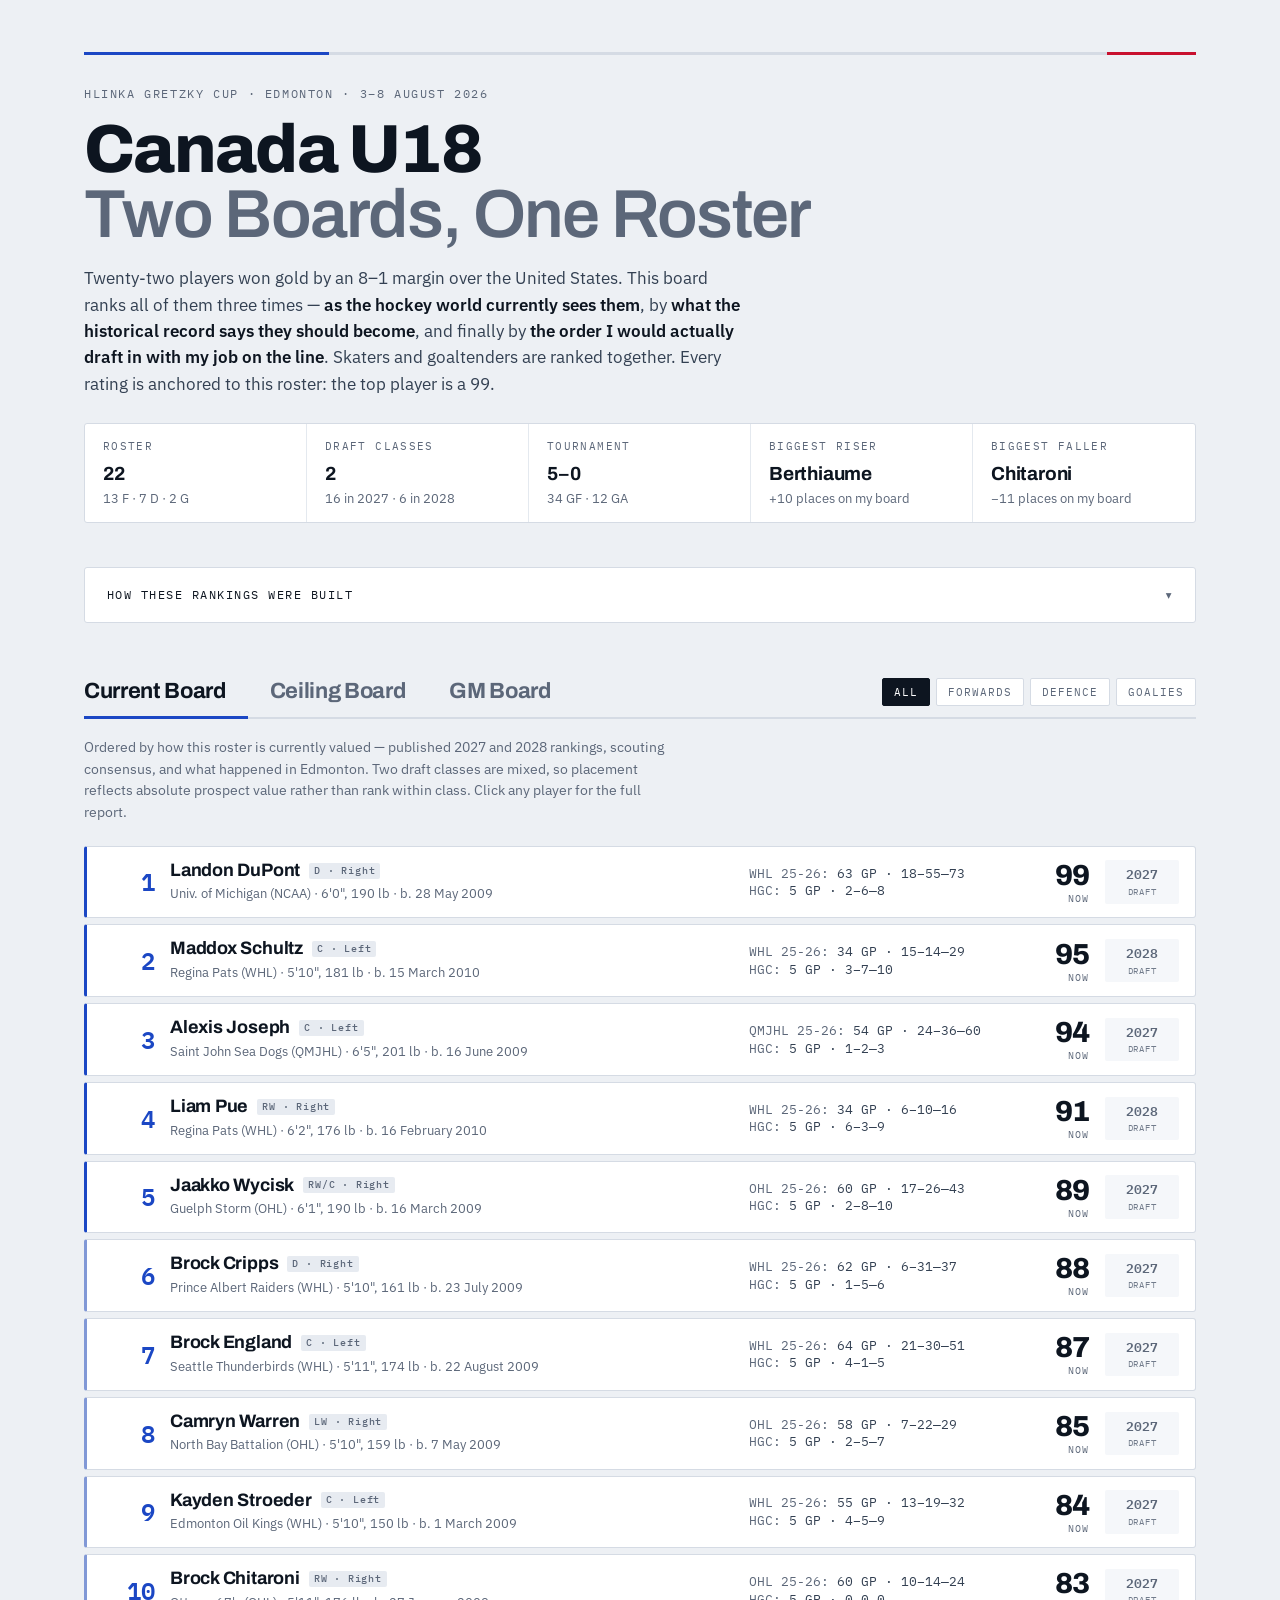
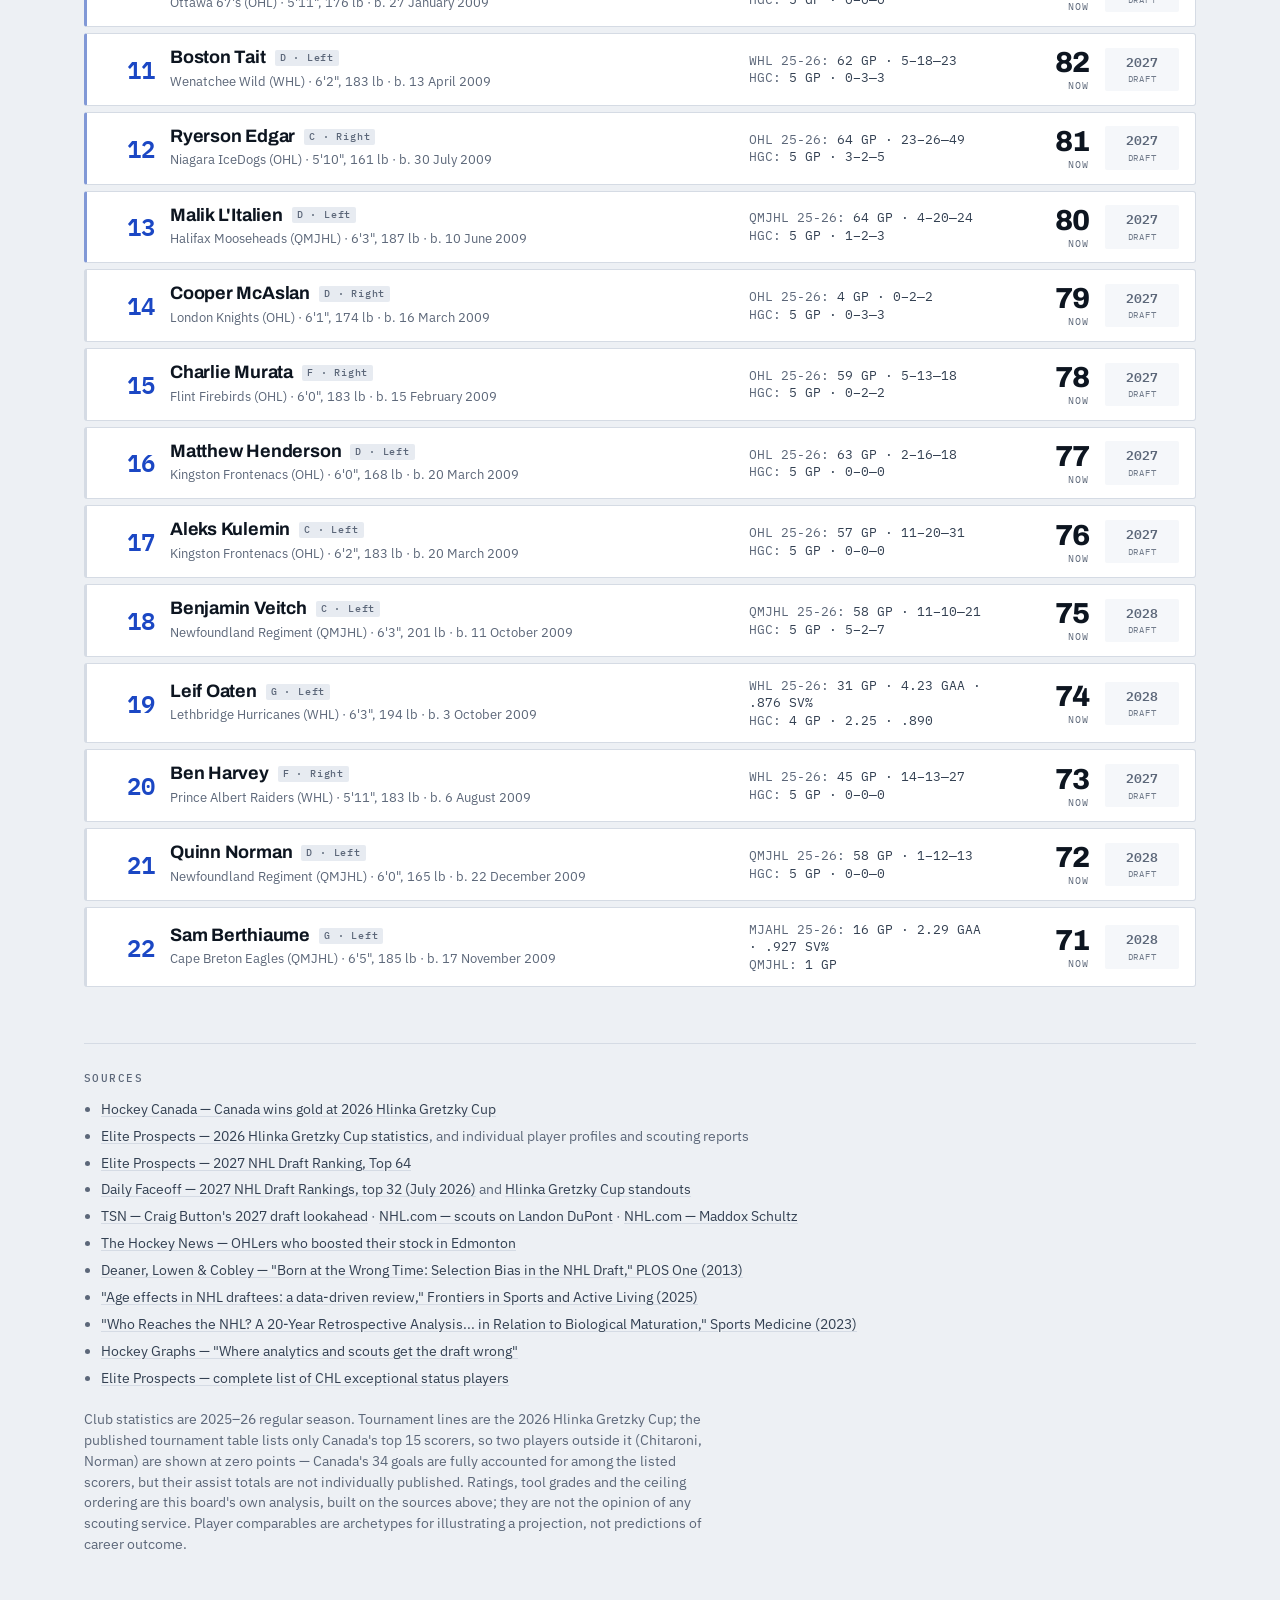
<file: projects/scouting-board/canada_u18_scouting_board.html>
<!doctype html><html><head><meta charset=utf8><meta name=viewport content="width=device-width,initial-scale=1"><style>:root{color-scheme:light}body{margin:0;padding:0;font:14px -apple-system,BlinkMacSystemFont,sans-serif;background:#faf9f5;color:#141413}img{max-width:100%}</style><link rel="icon" href="../../images/rose-electrical-logo.png"></head><body>
<title>Canada U18 Scouting Board</title>
<link rel="preconnect" href="https://fonts.googleapis.com">
<link rel="preconnect" href="https://fonts.gstatic.com" crossorigin>
<link rel="stylesheet" href="https://fonts.googleapis.com/css2?family=Archivo:wght@400;500;600;700;800&family=IBM+Plex+Mono:wght@400;500;600&family=IBM+Plex+Sans:ital,wght@0,400;0,500;0,600;1,400&display=swap">

<style>
  :root{
    --bg:#EDF0F4;
    --surface:#FFFFFF;
    --surface-2:#F5F7FA;
    --surface-3:#E7EBF1;
    --ink:#0D1520;
    --ink-2:#334052;
    --muted:#5C6779;
    --line:#D5DBE4;
    --line-soft:#E4E9EF;
    --blue:#1B47C4;
    --blue-soft:#E6EAFA;
    --red:#C8102E;
    --red-soft:#FBE7EA;
    --up:#0B7A4B;
    --up-soft:#E2F2EA;
    --down:#A6452B;
    --down-soft:#F7E9E3;
    --gold:#8A5D0A;
    --gold-soft:#F6EEDC;
    --shadow:0 1px 2px rgba(13,21,32,.05), 0 8px 24px rgba(13,21,32,.07);
    --shadow-lg:0 24px 70px rgba(13,21,32,.22);
    --sans:"IBM Plex Sans",ui-sans-serif,system-ui,-apple-system,"Segoe UI",sans-serif;
    --display:"Archivo","IBM Plex Sans",ui-sans-serif,system-ui,sans-serif;
    --mono:"IBM Plex Mono",ui-monospace,SFMono-Regular,Menlo,monospace;
  }
  @media (prefers-color-scheme: dark){
    :root:not([data-theme="light"]){
      --bg:#0B0F16;
      --surface:#141A24;
      --surface-2:#1A212D;
      --surface-3:#222B39;
      --ink:#E8EDF4;
      --ink-2:#C3CCD9;
      --muted:#93A0B4;
      --line:#26303F;
      --line-soft:#1E2734;
      --blue:#6E93FF;
      --blue-soft:#17233F;
      --red:#FF5C71;
      --red-soft:#331821;
      --up:#45C994;
      --up-soft:#12291F;
      --down:#F09878;
      --down-soft:#2E1D16;
      --gold:#D9A441;
      --gold-soft:#2B2211;
      --shadow:0 1px 2px rgba(0,0,0,.4), 0 8px 24px rgba(0,0,0,.35);
      --shadow-lg:0 24px 70px rgba(0,0,0,.6);
    }
  }
  :root[data-theme="dark"]{
    --bg:#0B0F16;
    --surface:#141A24;
    --surface-2:#1A212D;
    --surface-3:#222B39;
    --ink:#E8EDF4;
    --ink-2:#C3CCD9;
    --muted:#93A0B4;
    --line:#26303F;
    --line-soft:#1E2734;
    --blue:#6E93FF;
    --blue-soft:#17233F;
    --red:#FF5C71;
    --red-soft:#331821;
    --up:#45C994;
    --up-soft:#12291F;
    --down:#F09878;
    --down-soft:#2E1D16;
    --gold:#D9A441;
    --gold-soft:#2B2211;
    --shadow:0 1px 2px rgba(0,0,0,.4), 0 8px 24px rgba(0,0,0,.35);
    --shadow-lg:0 24px 70px rgba(0,0,0,.6);
  }

  *{box-sizing:border-box;}
  body{
    margin:0;
    background:var(--bg);
    color:var(--ink);
    font-family:var(--sans);
    font-size:16px;
    line-height:1.55;
    -webkit-font-smoothing:antialiased;
  }
  .wrap{max-width:1160px;margin:0 auto;padding:0 24px 90px;}

  /* ---------- masthead ---------- */
  .mast{padding:52px 0 0;}
  .rink-rule{display:flex;height:3px;margin-bottom:30px;}
  .rink-rule i{display:block;height:100%;}
  .rink-rule i:nth-child(1){flex:0 0 22%;background:var(--blue);}
  .rink-rule i:nth-child(2){flex:1;background:var(--line);}
  .rink-rule i:nth-child(3){flex:0 0 8%;background:var(--red);}
  .eyebrow{
    font-family:var(--mono);font-size:11.5px;letter-spacing:.14em;text-transform:uppercase;
    color:var(--muted);margin:0 0 14px;
  }
  h1{
    font-family:var(--display);font-weight:800;
    font-size:clamp(38px,6.4vw,68px);line-height:.96;letter-spacing:-.025em;
    margin:0 0 18px;text-wrap:balance;
  }
  h1 .dim{color:var(--muted);font-weight:600;}
  .standfirst{
    max-width:66ch;font-size:17px;color:var(--ink-2);margin:0 0 26px;
  }
  .standfirst strong{color:var(--ink);font-weight:600;}
  .factbar{
    display:flex;flex-wrap:wrap;gap:0;border:1px solid var(--line);
    border-radius:3px;background:var(--surface);overflow:hidden;
  }
  .fact{
    flex:1 1 150px;padding:14px 18px;border-right:1px solid var(--line-soft);
  }
  .fact:last-child{border-right:0;}
  .fact dt{
    font-family:var(--mono);font-size:10.5px;letter-spacing:.13em;text-transform:uppercase;
    color:var(--muted);margin:0 0 5px;
  }
  .fact dd{margin:0;font-family:var(--display);font-weight:700;font-size:19px;letter-spacing:-.01em;}
  .fact dd small{font-family:var(--sans);font-weight:400;font-size:12.5px;color:var(--muted);display:block;letter-spacing:0;}

  /* ---------- method ---------- */
  .method{margin-top:44px;border:1px solid var(--line);border-radius:3px;background:var(--surface);}
  .method > summary{
    list-style:none;cursor:pointer;padding:18px 22px;display:flex;align-items:center;gap:12px;
    font-family:var(--mono);font-size:11.5px;letter-spacing:.13em;text-transform:uppercase;color:var(--ink);
  }
  .method > summary::-webkit-details-marker{display:none;}
  .method > summary .chev{
    margin-left:auto;color:var(--muted);transition:transform .2s ease;font-family:var(--sans);
  }
  .method[open] > summary .chev{transform:rotate(180deg);}
  .method > summary:hover{background:var(--surface-2);}
  .method-body{padding:4px 22px 26px;border-top:1px solid var(--line-soft);}
  .method-grid{display:grid;grid-template-columns:repeat(auto-fit,minmax(280px,1fr));gap:26px;margin-top:22px;}
  .method h3{
    font-family:var(--display);font-size:15px;font-weight:700;letter-spacing:-.005em;margin:0 0 8px;
    display:flex;align-items:baseline;gap:9px;
  }
  .method h3 .tag{
    font-family:var(--mono);font-size:10px;letter-spacing:.1em;padding:2px 6px;border-radius:2px;
    background:var(--surface-3);color:var(--muted);text-transform:uppercase;
  }
  .method p{margin:0 0 10px;font-size:14.5px;color:var(--ink-2);}
  .method p:last-child{margin-bottom:0;}
  .stat-callout{
    font-family:var(--mono);font-size:13px;background:var(--surface-2);border-left:2px solid var(--blue);
    padding:11px 14px;margin:12px 0;color:var(--ink-2);border-radius:0 2px 2px 0;
  }
  .stat-callout.r{border-left-color:var(--red);}
  .stat-callout b{color:var(--ink);font-weight:600;}
  .scale-key{
    margin-top:24px;padding-top:20px;border-top:1px solid var(--line-soft);
    font-size:14px;color:var(--ink-2);
  }
  .scale-key b{color:var(--ink);}

  /* ---------- tabs ---------- */
  .board-head{
    margin-top:46px;display:flex;align-items:flex-end;justify-content:space-between;
    gap:20px;flex-wrap:wrap;border-bottom:2px solid var(--line);
  }
  .tabs{display:flex;gap:0;}
  .tab{
    appearance:none;background:none;border:0;cursor:pointer;
    font-family:var(--display);font-weight:700;font-size:clamp(17px,2.4vw,22px);letter-spacing:-.015em;
    color:var(--muted);padding:10px 22px 13px;margin-bottom:-2px;
    border-bottom:3px solid transparent;transition:color .15s ease;
  }
  .tab:first-child{padding-left:0;}
  .tab:hover{color:var(--ink-2);}
  .tab[aria-selected="true"]{color:var(--ink);}
  .tab[data-board="current"][aria-selected="true"]{border-bottom-color:var(--blue);}
  .tab[data-board="ceiling"][aria-selected="true"]{border-bottom-color:var(--red);}
  .tab[data-board="gm"][aria-selected="true"]{border-bottom-color:var(--gold);}
  .tab:focus-visible{outline:2px solid var(--blue);outline-offset:3px;border-radius:2px;}
  .filters{display:flex;gap:6px;padding-bottom:11px;flex-wrap:wrap;}
  .fbtn{
    appearance:none;cursor:pointer;font-family:var(--mono);font-size:11px;letter-spacing:.09em;
    text-transform:uppercase;padding:6px 11px;border-radius:2px;
    border:1px solid var(--line);background:var(--surface);color:var(--muted);
    transition:all .14s ease;
  }
  .fbtn:hover{color:var(--ink);border-color:var(--muted);}
  .fbtn[aria-pressed="true"]{background:var(--ink);color:var(--surface);border-color:var(--ink);}
  .fbtn:focus-visible{outline:2px solid var(--blue);outline-offset:2px;}

  .board-note{
    font-size:14px;color:var(--muted);margin:18px 0 22px;max-width:74ch;
  }

  /* ---------- rows ---------- */
  .rows{display:flex;flex-direction:column;gap:6px;}
  .row{
    display:grid;
    grid-template-columns:54px 1fr 232px 92px 74px;
    align-items:center;gap:16px;
    width:100%;text-align:left;
    background:var(--surface);border:1px solid var(--line);border-left-width:3px;
    border-radius:3px;padding:13px 16px 13px 13px;cursor:pointer;
    font:inherit;color:inherit;
    transition:border-color .14s ease, transform .14s ease, box-shadow .14s ease;
  }
  .row:hover{border-color:var(--muted);transform:translateX(2px);box-shadow:var(--shadow);}
  .row:focus-visible{outline:2px solid var(--blue);outline-offset:2px;}
  .board-current .row{border-left-color:var(--blue);}
  .board-ceiling .row{border-left-color:var(--red);}
  .board-current .row.tier-b{border-left-color:color-mix(in srgb,var(--blue) 45%,var(--line));}
  .board-ceiling .row.tier-b{border-left-color:color-mix(in srgb,var(--red) 45%,var(--line));}
  .board-gm .row{border-left-color:var(--gold);}
  .board-gm .row.tier-b{border-left-color:color-mix(in srgb,var(--gold) 45%,var(--line));}
  .board-current .row.tier-c,.board-ceiling .row.tier-c,.board-gm .row.tier-c{border-left-color:var(--line);}

  .rk{
    font-family:var(--mono);font-weight:600;font-size:24px;letter-spacing:-.03em;
    font-variant-numeric:tabular-nums;text-align:right;color:var(--ink);
  }
  .board-current .rk{color:var(--blue);}
  .board-ceiling .rk{color:var(--red);}
  .board-gm .rk{color:var(--gold);}
  .who .nm{
    font-family:var(--display);font-weight:700;font-size:18px;letter-spacing:-.012em;
    display:flex;align-items:center;gap:9px;flex-wrap:wrap;line-height:1.2;
  }
  .pos{
    font-family:var(--mono);font-size:10px;letter-spacing:.08em;padding:2px 5px;border-radius:2px;
    background:var(--surface-3);color:var(--muted);font-weight:500;
  }
  .who .sub{font-size:13px;color:var(--muted);margin-top:3px;}
  .statline{
    font-family:var(--mono);font-size:12.5px;color:var(--ink-2);
    font-variant-numeric:tabular-nums;line-height:1.4;
  }
  .statline .lbl{color:var(--muted);}
  .rating{
    font-family:var(--display);font-weight:800;font-size:29px;letter-spacing:-.03em;
    font-variant-numeric:tabular-nums;text-align:right;line-height:1;
  }
  .rating small{display:block;font-family:var(--mono);font-size:9.5px;font-weight:400;letter-spacing:.11em;
    color:var(--muted);text-transform:uppercase;margin-top:4px;}
  .move{
    font-family:var(--mono);font-size:12.5px;font-weight:600;font-variant-numeric:tabular-nums;
    text-align:center;padding:5px 0;border-radius:2px;
  }
  .move.up{color:var(--up);background:var(--up-soft);}
  .move.down{color:var(--down);background:var(--down-soft);}
  .move.flat{color:var(--muted);background:var(--surface-2);}
  .move small{display:block;font-size:9px;font-weight:400;letter-spacing:.08em;text-transform:uppercase;opacity:.85;}

  /* ---------- dialog ---------- */
  dialog{
    border:0;padding:0;background:transparent;max-width:min(820px,94vw);width:100%;
    color:var(--ink);
  }
  dialog::backdrop{background:rgba(6,10,16,.74);backdrop-filter:blur(3px);}
  .card{
    background:var(--surface);border-radius:4px;box-shadow:var(--shadow-lg);
    max-height:90vh;overflow-y:auto;border-top:4px solid var(--blue);
  }
  .card.is-ceiling{border-top-color:var(--red);}
  .card.is-gm{border-top-color:var(--gold);}
  .card-head{padding:26px 30px 22px;border-bottom:1px solid var(--line-soft);position:relative;}
  .closeb{
    position:absolute;top:18px;right:20px;appearance:none;background:var(--surface-2);
    border:1px solid var(--line);color:var(--muted);cursor:pointer;
    width:32px;height:32px;border-radius:3px;font-size:17px;line-height:1;
  }
  .closeb:hover{color:var(--ink);border-color:var(--muted);}
  .closeb:focus-visible{outline:2px solid var(--blue);outline-offset:2px;}
  .card-head h2{
    font-family:var(--display);font-weight:800;font-size:clamp(26px,4.4vw,38px);
    letter-spacing:-.028em;line-height:1;margin:0 0 12px;padding-right:44px;
  }
  .vitals{
    display:flex;flex-wrap:wrap;gap:8px 18px;font-family:var(--mono);font-size:12px;
    color:var(--muted);font-variant-numeric:tabular-nums;
  }
  .vitals b{color:var(--ink-2);font-weight:500;}
  .flags{display:flex;flex-wrap:wrap;gap:6px;margin-top:16px;}
  .flag{
    font-family:var(--mono);font-size:10px;letter-spacing:.08em;text-transform:uppercase;
    padding:3px 8px;border-radius:2px;border:1px solid;
  }
  .flag.pos{color:var(--up);border-color:color-mix(in srgb,var(--up) 40%,transparent);background:var(--up-soft);}
  .flag.neg{color:var(--down);border-color:color-mix(in srgb,var(--down) 40%,transparent);background:var(--down-soft);}
  .flag.neu{color:var(--muted);border-color:var(--line);background:var(--surface-2);}

  .ratings-strip{display:grid;grid-template-columns:1fr 1fr 1fr;border-bottom:1px solid var(--line-soft);}
  .rs{padding:18px 30px;border-right:1px solid var(--line-soft);}
  .rs:last-child{border-right:0;}
  .rs dt{font-family:var(--mono);font-size:10px;letter-spacing:.12em;text-transform:uppercase;color:var(--muted);margin-bottom:6px;}
  .rs dd{margin:0;font-family:var(--display);font-weight:800;font-size:34px;letter-spacing:-.035em;line-height:1;font-variant-numeric:tabular-nums;}
  .rs.cur dd{color:var(--blue);}
  .rs.ceil dd{color:var(--red);}
  .rs.gm dd{color:var(--gold);}
  .rs .mv{display:block;font-family:var(--mono);font-size:11px;font-weight:500;letter-spacing:.06em;
    text-transform:uppercase;margin-top:7px;}
  .rs dd .r{font-family:var(--mono);font-size:12px;font-weight:400;color:var(--muted);letter-spacing:0;margin-left:7px;}

  .sec{padding:24px 30px;border-bottom:1px solid var(--line-soft);}
  .sec:last-child{border-bottom:0;}
  .sec > h3{
    font-family:var(--mono);font-size:10.5px;letter-spacing:.14em;text-transform:uppercase;
    color:var(--muted);margin:0 0 15px;font-weight:500;
  }
  .tbl-scroll{overflow-x:auto;}
  table{border-collapse:collapse;width:100%;font-family:var(--mono);font-size:12.5px;font-variant-numeric:tabular-nums;min-width:480px;}
  th{
    text-align:right;font-weight:500;color:var(--muted);font-size:10px;letter-spacing:.1em;
    text-transform:uppercase;padding:0 0 8px;border-bottom:1px solid var(--line);
  }
  th:first-child,td:first-child{text-align:left;}
  th:nth-child(2),td:nth-child(2){text-align:left;}
  td{padding:8px 0;border-bottom:1px solid var(--line-soft);text-align:right;color:var(--ink-2);}
  tr:last-child td{border-bottom:0;}
  tr.hl td{color:var(--ink);font-weight:600;}
  td.tm{color:var(--ink);padding-right:14px;}
  th.tm{padding-right:14px;}

  .tools{display:grid;gap:9px;}
  .tool{display:grid;grid-template-columns:96px 1fr 26px;align-items:center;gap:12px;}
  .tool .tn{font-family:var(--mono);font-size:11px;letter-spacing:.06em;text-transform:uppercase;color:var(--muted);}
  .tool .bar{height:7px;background:var(--surface-3);border-radius:1px;overflow:hidden;}
  .tool .bar i{display:block;height:100%;background:var(--ink-2);border-radius:1px;}
  .tool .bar i.elite{background:var(--blue);}
  .tool .bar i.weak{background:var(--down);}
  .tool .tv{font-family:var(--mono);font-size:12px;font-weight:600;text-align:right;font-variant-numeric:tabular-nums;}

  .sw{display:grid;grid-template-columns:1fr 1fr;gap:26px;}
  .sw h4{
    font-family:var(--mono);font-size:10.5px;letter-spacing:.12em;text-transform:uppercase;
    margin:0 0 11px;font-weight:500;
  }
  .sw .s h4{color:var(--up);}
  .sw .w h4{color:var(--down);}
  .sw ul{margin:0;padding-left:16px;display:flex;flex-direction:column;gap:8px;}
  .sw li{font-size:14.5px;color:var(--ink-2);}
  .sw li::marker{color:var(--muted);}

  .rationale{display:grid;gap:18px;}
  .rat{border-left:2px solid var(--line);padding-left:16px;}
  .rat.c{border-left-color:var(--blue);}
  .rat.p{border-left-color:var(--red);}
  .rat.g{border-left-color:var(--gold);}
  .rat h4{font-family:var(--mono);font-size:10.5px;letter-spacing:.12em;text-transform:uppercase;color:var(--muted);margin:0 0 7px;font-weight:500;}
  .rat p{margin:0;font-size:14.5px;color:var(--ink-2);}
  .comp{font-size:14.5px;color:var(--ink-2);margin:0;}
  .comp b{color:var(--ink);font-weight:600;}

  /* ---------- footer ---------- */
  footer{margin-top:56px;padding-top:26px;border-top:1px solid var(--line);font-size:13.5px;color:var(--muted);}
  footer h4{font-family:var(--mono);font-size:10.5px;letter-spacing:.14em;text-transform:uppercase;color:var(--muted);margin:0 0 12px;font-weight:500;}
  footer ul{margin:0 0 20px;padding-left:17px;display:flex;flex-direction:column;gap:6px;}
  footer a{color:var(--ink-2);text-decoration:underline;text-underline-offset:2px;text-decoration-color:var(--line);}
  footer a:hover{color:var(--blue);text-decoration-color:var(--blue);}
  footer a:focus-visible{outline:2px solid var(--blue);outline-offset:2px;}
  .disclaimer{max-width:78ch;}

  @media (max-width:820px){
    .row{grid-template-columns:34px 1fr 62px;grid-template-areas:"rk who rt" "st st st" "mv mv mv";gap:8px 10px;padding:14px;align-items:start;}
    .rk{grid-area:rk;font-size:19px;line-height:1.15;}
    .who{grid-area:who;}
    .who .nm{font-size:16.5px;gap:6px;}
    .rating{grid-area:rt;font-size:23px;line-height:1;}
    .statline{grid-area:st;padding-top:4px;}
    .move{grid-area:mv;text-align:left;padding:5px 8px;}
    .move small{display:inline;margin-left:6px;}
    .sw{grid-template-columns:1fr;gap:20px;}
    .ratings-strip{grid-template-columns:1fr;}
    .rs{border-right:0;border-bottom:1px solid var(--line-soft);}
    .rs:last-child{border-bottom:0;}
    .card-head,.sec,.rs{padding-left:20px;padding-right:20px;}
    .wrap{padding:0 16px 70px;}
  }
  @media (prefers-reduced-motion:reduce){
    *{transition:none !important;animation:none !important;}
  }
</style>

<div class="wrap">

  <header class="mast">
    <div class="rink-rule"><i></i><i></i><i></i></div>
    <p class="eyebrow">Hlinka Gretzky Cup · Edmonton · 3–8 August 2026</p>
    <h1>Canada U18<br><span class="dim">Two Boards, One Roster</span></h1>
    <p class="standfirst">
      Twenty-two players won gold by an 8–1 margin over the United States. This board ranks all of them
      three times — <strong>as the hockey world currently sees them</strong>, by
      <strong>what the historical record says they should become</strong>, and finally by
      <strong>the order I would actually draft in with my job on the line</strong>. Skaters and
      goaltenders are ranked together. Every rating is anchored to this roster: the top player is a 99.
    </p>
    <dl class="factbar">
      <div class="fact"><dt>Roster</dt><dd>22<small>13 F · 7 D · 2 G</small></dd></div>
      <div class="fact"><dt>Draft classes</dt><dd>2 <small>16 in 2027 · 6 in 2028</small></dd></div>
      <div class="fact"><dt>Tournament</dt><dd>5–0<small>34 GF · 12 GA</small></dd></div>
      <div class="fact"><dt>Biggest riser</dt><dd>Berthiaume<small>+10 places on my board</small></dd></div>
      <div class="fact"><dt>Biggest faller</dt><dd>Chitaroni<small>−11 places on my board</small></dd></div>
    </dl>
  </header>

  <details class="method">
    <summary>How these rankings were built <span class="chev">▾</span></summary>
    <div class="method-body">
      <div class="method-grid">
        <div>
          <h3>The Current Board <span class="tag">Consensus</span></h3>
          <p>
            Built from published 2027 and 2028 draft rankings — Elite Prospects' top 64, Daily Faceoff's
            July 2026 top 32, TSN's Craig Button, NHL.com's lookahead — then adjusted for what actually
            happened in Edmonton. It is a map of <em>perception</em>, not a verdict.
          </p>
          <p>
            Because two draft classes are mixed here, players are placed on absolute prospect value rather
            than rank-within-class. A projected first overall pick in 2028 outranks a projected 20th pick
            in 2027.
          </p>
        </div>
        <div>
          <h3>The Ceiling Board <span class="tag">Projection</span></h3>
          <p>
            Same players, re-sorted by two historical patterns that have repeatedly separated the prospects
            who exceeded expectations from the ones who did not. This is an <em>upside</em> sort: it asks
            how high a player could get, not who I would actually call.
          </p>
          <p>
            Neither model is predictive on its own. Together they identify the two errors that show up
            most reliably in retrospect: mistaking <em>older</em> for <em>better</em>, and mistaking
            <em>bigger now</em> for <em>better later</em>.
          </p>
        </div>
        <div>
          <h3>The GM Board <span class="tag">Decision</span></h3>
          <p>
            The order I would actually draft in, with my job riding on it. Same evidence as the ceiling
            board, run through a risk rule rather than a pure upside sort — because the highest ceiling
            and the right pick are not the same list.
          </p>
          <p>
            Position-neutral: best player available, goaltenders included, with no scarcity premium for
            centres and no automatic discount for the crease. Ranked on where a player ends up, not on
            how soon he gets there.
          </p>
        </div>
      </div>

      <div class="method-grid" style="margin-top:30px;">
        <div>
          <h3>Pattern 1 — Age-adjusted production</h3>
          <p>
            The NHL's 15 September cutoff means a January-born prospect can be nearly nine months older
            than an August-born one in the same class. At 16, that gap is enormous — and scouts price it
            in far too weakly.
          </p>
          <div class="stat-callout">
            <b>Deaner et al., PLOS One (2013):</b> Q4-born players were 14.5% of Canadian draftees from
            1980–2006 but played 20% of the games and scored 19% of the points. Controlling for draft
            slot, they reached 400 games at 25% vs 13% for Q1-born players. Relatively younger players
            needed to be drafted <b>40–45 slots earlier</b> to be valued correctly.
          </div>
          <div class="stat-callout">
            <b>Frontiers in Sports (2025), 10,485 draftees:</b> Q1 births were 35.7% of all picks, Q4 just
            15.4% — yet 21% of Q4 draftees achieved career permanence against 15% of Q1, and 50% of Q4
            never played an NHL game against 60% of Q1.
          </div>
          <p>
            Applied here as points-per-game in top junior, weighted by exact age and league. Six players
            on this roster are 2028-eligible and were producing against opponents up to two years older.
          </p>
        </div>
        <div>
          <h3>Pattern 2 — The physical maturity curve</h3>
          <p>
            A U18 national team is precisely the selection event that over-picks early-maturing bodies.
            The strongest longitudinal evidence says that advantage reverses.
          </p>
          <div class="stat-callout r">
            <b>Sports Medicine (2023), 4,787 Swedish players tracked 20 years:</b> early maturers made up
            30% of U16 national team selections and late maturers 19%. Among the players who eventually
            reached the NHL, early maturers were <b>25%</b> and late maturers <b>40%</b>. NHL players were
            measurably later-maturing at 16.
          </div>
          <div class="stat-callout r">
            <b>Hockey Graphs (2022):</b> scouts systematically overvalue size and non-scoring traits.
            Low-scoring prospects are drafted "one entire draft group too early," while point production —
            which explains roughly half the variance in NHL forward value — is underweighted.
          </div>
          <p>
            Applied here as maturity headroom: current mass relative to frame and role, plus scouting
            language about strength. A 150 lb forward producing in the WHL has somewhere to go. A 201 lb
            16-year-old winning on leverage has already spent his advantage.
          </p>
        </div>
      </div>

      <div class="method-grid" style="margin-top:30px;">
        <div>
          <h3>The rule the GM board runs on <span class="tag">Asymmetric risk</span></h3>
          <p>
            A draft board is not a talent ranking, it is a sequence of decisions, and the question at every
            slot is not "who is best?" but "what does passing on this player actually buy me?" Three tests,
            applied in order:
          </p>
          <p>
            <strong>One — is the safe alternative genuinely safe?</strong> Take the volatile player when the
            conservative option's realistic outcome is no better than the volatile player's failure case.
            Low variance around a mediocre result is not safety, it is a worse bet wearing a disguise.
          </p>
          <p>
            <strong>Two — is the case evidence or is it decoration?</strong> Production, at a known age, in
            a known league, is evidence. A skating grade, a frame, a pedigree, a ranking someone else
            published — those are decoration until something confirms them. Cases built on decoration fall.
          </p>
          <p>
            <strong>Three — absent evidence is not bad evidence.</strong> A player with four games of tape
            is unknown; a player with a full season of weak numbers is known and disappointing. They do not
            get the same treatment.
          </p>
        </div>
        <div>
          <h3>The rule, worked <span class="tag">The two goaltenders</span></h3>
          <p>
            Leif Oaten looks like the safe pick. He carried a 31-game WHL starter's load at sixteen, won
            Canada's crease outright and started the gold-medal game. Sam Berthiaume has one QMJHL
            appearance and sat behind him in Edmonton.
          </p>
          <div class="stat-callout">
            <b>Test one:</b> Oaten's .876 is roughly 15–25 points <b>below</b> WHL average.
            Berthiaume's .927 is roughly 30–40 points <b>above</b> MJAHL average — in a men's league, at
            sixteen. Oaten's 6-19-2 team excuses some of his number and Berthiaume's 12-4-0 team flatters
            some of his. Adjust both and the gap narrows without closing.
          </div>
          <p>
            The safe pick's floor is a junior goaltender who never posted an above-average season. That is
            not a floor worth protecting. Meanwhile 6'5" at 185 lb is the largest strength runway on the
            roster, and Berthiaume's save percentage is strong at nearly every level he has played.
          </p>
          <p>
            So Berthiaume goes twelfth and Oaten seventeenth — a ten-place rise off a consensus that had
            Berthiaume last. The risk being bought knowingly: tall-and-light is the specific goaltending
            archetype that never coordinates.
          </p>
        </div>
      </div>

      <div class="scale-key">
        <p style="margin:0 0 10px;">
          <b>Overall rating (0–99).</b> Anchored to this roster only. The best player here is a 99; every
          other rating is that player's distance from him within this group. It is not a global birth-year
          rating — a 76 on this board is still one of the better 17-year-olds in the world.
        </p>
        <p style="margin:0 0 10px;">
          <b>Tool grades (1–10).</b> Projected NHL grade for that tool at maturity, not current level.
          5 is NHL average, 8+ is a top-of-league tool, 3 or below is a genuine limitation. Goaltenders
          use their own five tools.
        </p>
        <p style="margin:0 0 10px;">
          <b>Three ratings per player.</b> Consensus, ceiling, and my board. Where they diverge is the
          whole point: consensus versus ceiling shows what the market is mispricing, ceiling versus my
          board shows where I would not spend a pick even though the upside is real.
        </p>
        <p style="margin:0;">
          <b>Caveat worth stating plainly.</b> These are 16- and 17-year-olds. Two of them are goaltenders,
          where prediction at this age is barely better than noise. All three boards are sets of
          falsifiable claims, not forecasts — the value is in seeing where consensus and evidence pull
          apart, and checking back in two years.
        </p>
      </div>
    </div>
  </details>

  <div class="board-head">
    <div class="tabs" role="tablist" aria-label="Ranking boards">
      <button class="tab" role="tab" data-board="current" aria-selected="true" id="tab-current" aria-controls="panel">Current Board</button>
      <button class="tab" role="tab" data-board="ceiling" aria-selected="false" id="tab-ceiling" aria-controls="panel">Ceiling Board</button>
      <button class="tab" role="tab" data-board="gm" aria-selected="false" id="tab-gm" aria-controls="panel">GM Board</button>
    </div>
    <div class="filters" role="group" aria-label="Filter by position">
      <button class="fbtn" data-pos="all" aria-pressed="true">All</button>
      <button class="fbtn" data-pos="F" aria-pressed="false">Forwards</button>
      <button class="fbtn" data-pos="D" aria-pressed="false">Defence</button>
      <button class="fbtn" data-pos="G" aria-pressed="false">Goalies</button>
    </div>
  </div>

  <p class="board-note" id="board-note"></p>

  <div class="rows board-current" id="panel" role="tabpanel" aria-labelledby="tab-current"></div>

  <footer>
    <h4>Sources</h4>
    <ul>
      <li><a href="https://www.hockeycanada.ca/en-ca/news/canada-wins-hlinka-gold-2026-hgc">Hockey Canada — Canada wins gold at 2026 Hlinka Gretzky Cup</a></li>
      <li><a href="https://www.eliteprospects.com/league/hlinka-gretzky-cup/stats/2026-2027">Elite Prospects — 2026 Hlinka Gretzky Cup statistics</a>, and individual player profiles and scouting reports</li>
      <li><a href="https://www.eliteprospects.com/ranking-portal/ad12eeb3-d79a-4d9e-ad9d-dbbe8cc292fe/2027-nhl-draft-ranking-top-64">Elite Prospects — 2027 NHL Draft Ranking, Top 64</a></li>
      <li><a href="https://www.dailyfaceoff.com/news/2027-nhl-draft-rankings-top-32-july-dupont-privalov-joseph-skvortsov-meyer-scouting-reports">Daily Faceoff — 2027 NHL Draft Rankings, top 32 (July 2026)</a> and <a href="https://www.dailyfaceoff.com/news/2027-nhl-draft-top-prospects-top-players-hlinka-gretzky-cup-scouting-reports">Hlinka Gretzky Cup standouts</a></li>
      <li><a href="https://www.tsn.ca/nhl/article/joseph-meyer-dupont-headline-2027-nhl-draft-lookahead/">TSN — Craig Button's 2027 draft lookahead</a> · <a href="https://www.nhl.com/news/landon-dupont-at-the-very-top-of-2027-draft-class-scouts-say">NHL.com — scouts on Landon DuPont</a> · <a href="https://www.nhl.com/news/topic/nhl-draft/maddox-schultz-has-big-footsteps-to-follow-ahead-of-2028-nhl-draft">NHL.com — Maddox Schultz</a></li>
      <li><a href="https://thehockeynews.com/ohl/latest-news/three-ohlers-who-boosted-their-draft-stock-at-the-2026-hlinka-gretzky-cup">The Hockey News — OHLers who boosted their stock in Edmonton</a></li>
      <li><a href="https://journals.plos.org/plosone/article?id=10.1371%2Fjournal.pone.0057753">Deaner, Lowen &amp; Cobley — "Born at the Wrong Time: Selection Bias in the NHL Draft," PLOS One (2013)</a></li>
      <li><a href="https://www.frontiersin.org/journals/sports-and-active-living/articles/10.3389/fspor.2025.1593409/full">"Age effects in NHL draftees: a data-driven review," Frontiers in Sports and Active Living (2025)</a></li>
      <li><a href="https://link.springer.com/article/10.1007/s40279-023-01985-z">"Who Reaches the NHL? A 20-Year Retrospective Analysis... in Relation to Biological Maturation," Sports Medicine (2023)</a></li>
      <li><a href="https://hockey-graphs.com/2022/07/07/behind-the-numbers-where-analytics-and-scouts-get-the-draft-wrong/">Hockey Graphs — "Where analytics and scouts get the draft wrong"</a></li>
      <li><a href="https://www.eliteprospects.com/page/chl-exceptional-status-players-the-complete-list">Elite Prospects — complete list of CHL exceptional status players</a></li>
    </ul>
    <p class="disclaimer">
      Club statistics are 2025–26 regular season. Tournament lines are the 2026 Hlinka Gretzky Cup;
      the published tournament table lists only Canada's top 15 scorers, so two players outside it
      (Chitaroni, Norman) are shown at zero points — Canada's 34 goals are fully accounted for among
      the listed scorers, but their assist totals are not individually published.
      Ratings, tool grades and the ceiling ordering are this board's own analysis, built on the sources
      above; they are not the opinion of any scouting service. Player comparables are archetypes for
      illustrating a projection, not predictions of career outcome.
    </p>
  </footer>
</div>

<dialog id="dlg" aria-labelledby="dlg-name"></dialog>

<script>
const P = [
 {
  id:"dupont", n:"Landon DuPont", pos:"D", posLabel:"D · Right", grp:"D",
  ht:"6'0\"", wt:"190 lb", born:"28 May 2009", age:"17", home:"Calgary, AB",
  club:"Univ. of Michigan (NCAA)", prev:"Everett Silvertips (WHL)", draft:"2027",
  cur:99, curRank:1, ceil:99, ceilRank:1, gm:99, gmRank:1,
  line:"WHL 25-26: 63 GP · 18–55—73 ‖ HGC: 5 GP · 2–6—8",
  stats:[
   {s:"2024–25", t:"Everett (WHL)", gp:64, g:17, a:43, p:60, pim:26},
   {s:"2025–26", t:"Everett (WHL)", gp:63, g:18, a:55, p:73, pim:52, hl:true},
   {s:"2025–26", t:"Canada U17 (WHC-17)", gp:5, g:"—", a:"—", p:"—", pim:"—"},
   {s:"2026", t:"Canada U18 (Hlinka)", gp:5, g:2, a:6, p:8, pim:6, hl:true}
  ],
  tools:[["Skating",9],["Shot",7],["Hockey sense",10],["Compete",7],["Physicality",6]],
  flags:[["neu","Exceptional status"],["neu","NCAA transition year"],["neg","No frame cushion"]],
  s:[
   "Seventy-three points in 63 games as a 16-year-old WHL defenceman — the most extreme age-adjusted statistical season on this roster by a wide margin, following 60 points at 15.",
   "NHL Central Scouting's read is that the brain is the tool: \"He's been able to process the game at an elite level from a very young age. Very few prospects can do this.\"",
   "Elite four-way edges and explosiveness. He escapes forechecks with control rather than panic and manages play \"like a 20-year-old.\"",
   "Added a physical edge in year two — 52 penalty minutes after 26 — without losing any of the offence. Captained the gold-medal team and put up four assists in the final."
  ],
  w:[
   "6'0\" and 190 lb is average for a projected No. 1 defenceman. There is no size cushion if the skating or processing edge narrows against men.",
   "Defensive-zone detail still trails the offensive game; his value is built on transition and puck control, not on shutdown minutes.",
   "The move to Michigan means a season where his raw production will flatten against 22-year-olds — scouts will have to read through that, and some won't.",
   "The exceptional-status label distorts evaluation in both directions. Of the eight resolved cases before him, five became stars, one (Sean Day) never established himself, and two took longer than expected."
  ],
  comp:"A Quinn Hughes-style processing-and-edges defenceman with a heavier shot. The label comp is Aaron Ekblad; the stylistic one is not.",
  curWhy:"Unanimous No. 1 for 2027 across Elite Prospects, Daily Faceoff and NHL.com's scout survey. Nothing in Edmonton changed that — he wore the C and led all defencemen in scoring.",
  gmWhy:"No philosophy moves him. He is the rare prospect where the tools case and the evidence case are the same case — 73 points as a 16-year-old WHL defenceman is not a projection, it is a result. The exceptional-status base rate (five stars, one washout, two slow starts from eight resolved cases) is the only reason to hesitate, and it is nowhere near enough.",
  ceilWhy:"Both models leave him first. The production is historic in age-adjusted terms, and at 6'0\"/190 with a late-May birthday he is not yet physically maxed. The only honest deduction is the exceptional-status base rate, which is good but not perfect."
 },
 {
  id:"schultz", n:"Maddox Schultz", pos:"F", posLabel:"C · Left", grp:"F",
  ht:"5'10\"", wt:"181 lb", born:"15 March 2010", age:"16", home:"Medicine Hat, AB",
  club:"Regina Pats (WHL)", prev:"Regina Pat Canadians U18 AAA", draft:"2028",
  cur:95, curRank:2, ceil:96, ceilRank:2, gm:96, gmRank:2,
  line:"WHL 25-26: 34 GP · 15–14—29 ‖ HGC: 5 GP · 3–7—10",
  stats:[
   {s:"2025–26", t:"Regina Pat Canadians (U18 AAA)", gp:21, g:30, a:30, p:60, pim:30},
   {s:"2025–26", t:"Regina Pats (WHL)", gp:34, g:15, a:14, p:29, pim:20, hl:true},
   {s:"2025–26", t:"Canada U17 (WHC-17)", gp:5, g:"—", a:"—", p:"—", pim:"—"},
   {s:"2026", t:"Canada U18 (Hlinka)", gp:5, g:3, a:7, p:10, pim:2, hl:true}
  ],
  tools:[["Skating",8],["Shot",8],["Hockey sense",9],["Compete",9],["Physicality",7]],
  flags:[["pos","2028 eligible"],["neg","Q1 birth in cohort"],["neg","Limited frame headroom"]],
  s:[
   "0.85 points per game in the WHL as a 15-year-old — the highest age-adjusted production figure on this roster, ahead of every 2027-eligible forward here.",
   "A genuine 200-foot game rather than a scorer who backchecks. Head coach Ryan Oulahen: \"He can have an imprint on any part of the game, not only the physicality element, the hockey-sense element.\"",
   "Co-led the Hlinka Gretzky Cup in scoring with 10 points and took Player of the Game in an 8–1 gold-medal win, against players up to 18 months older.",
   "Declined to apply for WHL exceptional status, took the Western Canadian Development Model's half-season instead, and produced immediately in both environments."
  ],
  w:[
   "5'10\" and already 181 lb — the least physical headroom of any top-five player here. Most of the strength gains are behind him, not ahead.",
   "Born in March, which places him in the first quartile of his own 2010 cohort — the birth band the maturation research consistently penalises.",
   "Thirty-four WHL games is a half-season sample, and it came on a team where he was protected rather than matched against top pairs.",
   "The Sidney Crosby comparison came from a teammate, not a scout, but it will follow him. Almost nobody clears that expectation, and the gap gets read as a decline."
  ],
  comp:"A Brayden Point-type compact, high-sense two-way centre — the successful version of the short, thick, mature-at-16 build.",
  curWhy:"Widely projected as an early candidate for first overall in 2028, and the tournament's most decorated performer. He is second here only because DuPont is a year further down the same road.",
  gmWhy:"The maturity flag is real and I am taking him anyway. The asymmetric test asks whether a safer alternative offers a comparable payoff, and none does: 0.85 points per game in the WHL at fifteen is the second-best piece of evidence on this roster. Passing on that because he is 5'10\" and already strong is the kind of caution that ends careers from the other direction.",
  ceilWhy:"The maturity model wants to mark him down — Q1 birthday, compact and filled-out frame. The production gap is simply too large for that to matter: 0.85 P/GP at 15 in the WHL is a different category of evidence."
 },
 {
  id:"joseph", n:"Alexis Joseph", pos:"F", posLabel:"C · Left", grp:"F",
  ht:"6'5\"", wt:"201 lb", born:"16 June 2009", age:"17", home:"Lachenaie, QC",
  club:"Saint John Sea Dogs (QMJHL)", prev:"Collège Esther-Blondin (QM18AAA)", draft:"2027",
  cur:94, curRank:3, ceil:91, ceilRank:5, gm:92, gmRank:4,
  line:"QMJHL 25-26: 54 GP · 24–36—60 ‖ HGC: 5 GP · 1–2—3",
  stats:[
   {s:"2024–25", t:"Collège Esther-Blondin (QM18AAA)", gp:42, g:23, a:33, p:56, pim:26},
   {s:"2025–26", t:"Saint John (QMJHL)", gp:54, g:24, a:36, p:60, pim:38, hl:true},
   {s:"2025–26", t:"Canada Red U17 (WHC-17)", gp:5, g:6, a:7, p:13, pim:4, hl:true},
   {s:"2026", t:"Canada U18 (Hlinka)", gp:5, g:1, a:2, p:3, pim:0}
  ],
  tools:[["Skating",6],["Shot",8],["Hockey sense",8],["Compete",6],["Physicality",8]],
  flags:[["neg","Maturity flag — extreme"],["neg","Consistency"],["neu","Skating is the swing tool"]],
  s:[
   "1.11 points per game as a 16-year-old QMJHL rookie, good for the league's All-Rookie Team. For a centre that age it is elite production regardless of size.",
   "High-end passing at 6'5\" is a genuinely rare pairing — scouts repeatedly describe him as \"the most skilled player on the ice,\" not merely the biggest.",
   "Deadly release, and the reach lets him protect pucks through contact and extend plays that smaller players have to abandon.",
   "Dominated the 2025 U17 World Challenge with 13 points in five games and led the tournament in goals."
  ],
  w:[
   "Three points in five Hlinka games against the best of his own age group, after being billed as the tournament's top forward.",
   "Scouts flag the same thing repeatedly: \"a bit of everything from Joseph… didn't come together into a cohesive performance,\" and that he \"has not been himself.\"",
   "Skating is the tool most likely to be exposed as the game speeds up. At 6'5\" the stride has further to travel and the recovery steps are slower.",
   "Physical engagement is inconsistent — he leans on reach and leverage rather than initiating, which is the pattern that stops working once opponents match his frame."
  ],
  comp:"A Tage Thompson-style long-levered scoring centre if the skating comes. The downside case is a big, skilled winger who never converts size into pace.",
  curWhy:"Top three on every published 2027 board — Craig Button has him first, Daily Faceoff third, Elite Prospects fourth. His QMJHL rookie season is the best forward season in the class.",
  gmWhy:"One place down and no further. The maturity flag is the most extreme among forwards and the skating is a genuine swing tool. But outside DuPont and Schultz nobody here projects as a first-line centre, and 1.11 points per game as a sixteen-year-old is evidence, not reputation. I take the risk because no safe alternative offers anything close to the reward.",
  ceilWhy:"He stays elite; he does not stay third. At 6'5\" and 201 lb at 17 he is the most physically mature forward on this roster, which is exactly the profile the Swedish maturation data shows converts worst from U18 selection to NHL career. Two spots is a modest, evidence-led haircut, not a bust call."
 },
 {
  id:"pue", n:"Liam Pue", pos:"F", posLabel:"RW · Right", grp:"F",
  ht:"6'2\"", wt:"176 lb", born:"16 February 2010", age:"16", home:"Langley, BC",
  club:"Regina Pats (WHL)", prev:"Regina Pat Canadians U18 AAA", draft:"2028",
  cur:91, curRank:4, ceil:88, ceilRank:7, gm:86, gmRank:8,
  line:"WHL 25-26: 34 GP · 6–10—16 ‖ HGC: 5 GP · 6–3—9",
  stats:[
   {s:"2024–25", t:"Langley Hockey Academy (18U)", gp:29, g:30, a:20, p:50, pim:85},
   {s:"2025–26", t:"Regina Pat Canadians (U18 AAA)", gp:21, g:16, a:32, p:48, pim:52},
   {s:"2025–26", t:"Regina Pats (WHL)", gp:34, g:6, a:10, p:16, pim:20, hl:true},
   {s:"2025–26", t:"Canada White U17 (WHC-17)", gp:5, g:4, a:4, p:8, pim:4},
   {s:"2026", t:"Canada U18 (Hlinka)", gp:5, g:6, a:3, p:9, pim:4, hl:true}
  ],
  tools:[["Skating",7],["Shot",9],["Hockey sense",7],["Compete",7],["Physicality",6]],
  flags:[["pos","2028 eligible"],["pos","Maturity upside"],["neg","Q1 birth in cohort"],["neg","One-tool reliance"]],
  s:[
   "The best release on this roster and it isn't especially close — one scout called it \"one of the best I have ever seen at that age.\" He shoots without setup, from anywhere, off either foot.",
   "Led the Hlinka Gretzky Cup in goals with six at 16 years old, against a field mostly a year older.",
   "6'2\" carrying 176 lb means genuine strength runway. He is rangy and explosive before the mass has arrived.",
   "First overall in the 2025 WHL Prospects Draft, and the playmaking has started to emerge — 32 assists in 21 U18 AAA games alongside the goal totals."
  ],
  w:[
   "0.47 points per game in the WHL against Maddox Schultz's 0.85 in the same 34 games on the same team. That gap between the roster's two 2010s is the central fact of his evaluation.",
   "Playmaking and defensive detail both lag the shot badly. When the puck isn't finding him he can disappear for stretches.",
   "February birthday puts him in the first quartile of his 2010 cohort — the same early-development flag that applies to Schultz, without the same production to override it.",
   "Game-to-game production swings are wide; the tournament output was front-loaded onto a line with Schultz and Warren."
  ],
  comp:"A right-shot volume shooter in the Cole Caufield band if the sense catches up to the release; a complementary finisher if it doesn't.",
  curWhy:"Ranked near the top of published 2028 boards and led the Hlinka in goals. Perception of him is running very hot off a five-game tournament.",
  gmWhy:"Four places down, because the philosophy punishes narrow cases and his is narrower than his ranking suggests. The release is genuinely elite and elite single tools do translate — that is why he stays top ten. But 0.47 points per game against Schultz's 0.85, in the same 34 games on the same team, is a comparison I cannot unsee, and neither the playmaking nor the defensive detail is close to the shot yet.",
  ceilWhy:"Elite single tools do translate, and the shot qualifies. But the age-adjusted production gap to Schultz is real, he is Q1-born within his own class, and the projection currently rests on one skill. Three places down, still top ten."
 },
 {
  id:"wycisk", n:"Jaakko Wycisk", pos:"F", posLabel:"RW/C · Right", grp:"F",
  ht:"6'1\"", wt:"190 lb", born:"16 March 2009", age:"17", home:"München, Germany",
  club:"Guelph Storm (OHL)", prev:"BioSteel Sports Academy", draft:"2027",
  cur:89, curRank:5, ceil:85, ceilRank:9, gm:84, gmRank:9,
  line:"OHL 25-26: 60 GP · 17–26—43 ‖ HGC: 5 GP · 2–8—10",
  stats:[
   {s:"2024–25", t:"BioSteel / Sun County (U16 AAA)", gp:33, g:36, a:33, p:69, pim:20},
   {s:"2025–26", t:"Guelph (OHL)", gp:60, g:17, a:26, p:43, pim:22, hl:true},
   {s:"2025–26", t:"Canada White U17 (WHC-17)", gp:5, g:1, a:1, p:2, pim:0},
   {s:"2026", t:"Canada U18 (Hlinka)", gp:5, g:2, a:8, p:10, pim:8, hl:true}
  ],
  tools:[["Skating",7],["Shot",8],["Hockey sense",8],["Compete",8],["Physicality",7]],
  flags:[["neg","Q1 birth"],["neg","Mature frame"],["pos","Tournament riser"]],
  s:[
   "0.72 points per game as an OHL rookie — the third-best forward mark on this roster and comfortably first-round production.",
   "The tournament's biggest stock riser: 10 points in five games and a tournament-leading eight assists, most of them creating for others rather than finishing.",
   "Powerful shot paired with mature reads. Scouts describe him as playing older than his age and winning battles above his listed weight.",
   "Dual Canadian-German eligibility and a rapid climb — from ALLIANCE U16 to an OHL top-six role inside a single season."
  ],
  w:[
   "Mid-March birthday puts him among the older players in the 2027 class, which discounts the raw production once you age-adjust it.",
   "Already 190 lb at 17. The physical edge he currently wins with is not a growing asset.",
   "His Hlinka production came playing alongside Schultz and Pue; eight assists is excellent, but the finishing on the other end was elite.",
   "Skating is good rather than separating — he creates with hands and timing, not by beating people wide."
  ],
  comp:"A connective, heavy-on-pucks winger in the Zach Benson mould with more size and less pace.",
  curWhy:"Elite Prospects has him 11th for 2027 and the tournament pushed him firmly into first-round conversation. Nobody left Edmonton with more momentum.",
  gmWhy:"Nothing here is a criticism of the player. He was the best story of the tournament and 0.72 points per game as an OHL rookie is real production. He falls because he is a March birthday already carrying 190 pounds — the case is fully priced, with no age discount and no strength runway left to buy. I am paying today's price for today's player, and below him sit names where I am not.",
  ceilWhy:"Four places down for the same two reasons: he is old for the class and physically finished. That is a downgrade relative to a very high starting point, not a warning — a top-ten ceiling on this roster is still a top-15 pick."
 },
 {
  id:"cripps", n:"Brock Cripps", pos:"D", posLabel:"D · Right", grp:"D",
  ht:"5'10\"", wt:"161 lb", born:"23 July 2009", age:"17", home:"Victoria, BC",
  club:"Prince Albert Raiders (WHL)", prev:"St. George's School (CSSHL)", draft:"2027",
  cur:88, curRank:6, ceil:92, ceilRank:4, gm:91, gmRank:5,
  line:"WHL 25-26: 62 GP · 6–31—37 ‖ HGC: 5 GP · 1–5—6",
  stats:[
   {s:"2024–25", t:"St. George's (CSSHL U18)", gp:30, g:7, a:39, p:46, pim:18},
   {s:"2024–25", t:"Prince Albert (WHL)", gp:4, g:0, a:1, p:1, pim:2},
   {s:"2025–26", t:"Prince Albert (WHL)", gp:62, g:6, a:31, p:37, pim:18, hl:true},
   {s:"2025–26", t:"Canada Red U17 (WHC-17)", gp:5, g:1, a:5, p:6, pim:4},
   {s:"2026", t:"Canada U18 (Hlinka)", gp:5, g:1, a:5, p:6, pim:0, hl:true}
  ],
  tools:[["Skating",8],["Shot",6],["Hockey sense",9],["Compete",7],["Physicality",4]],
  flags:[["pos","Late birthday"],["pos","Maturity upside — extreme"],["neg","Frame risk — extreme"],["neu","Highest variance on board"]],
  s:[
   "0.60 points per game as a 16-year-old WHL rookie defenceman. Only DuPont has a better age-adjusted blue-line season on this roster, and DuPont is a generational case.",
   "Described as \"one of the WHL's best blueline creators\" — dynamic, deceptive, and reading passing lanes \"a split second before the opportunity.\"",
   "A 23 July birthday puts him in the narrow late-Q3 band that the Deaner and Frontiers research identifies as the most systematically underrated in the entire draft.",
   "Scouts already say the quiet part out loud: he is \"one growth spurt away from being a top-five prospect.\""
  ],
  w:[
   "161 lb is the lightest load-bearing frame on this roster. He loses net-front and wall battles now, and will lose them worse against men.",
   "A right-shot defenceman who defends with stick and position because body checking is not available to him. That works in junior more often than it works in the NHL.",
   "The shot is a distribution tool rather than a weapon — six goals in 62 games.",
   "If the strength never arrives, the entire projection collapses. There is no fallback role for a 5'10\", 161 lb defenceman who can't defend physically."
  ],
  comp:"The successful profile is Lane Hutson's. The failure mode is a skilled junior defenceman whose defensive limitations outrun the offence.",
  curWhy:"Elite Prospects has him eighth for 2027, Daily Faceoff 16th. The market already likes him a great deal — the split between those two numbers is the size question.",
  gmWhy:"The clearest asymmetric bet on the board. Everything about 161 pounds is frightening and the bust case is live. But look at what playing safe in this range actually buys: Tait, or L'Italien — a defenceman whose ceiling is a fourth pairing. Cripps's failure case is no worse than their success case, and his success case is a power play run by a defenceman who produced 0.60 points per game in the WHL at sixteen. That is the trade you take.",
  ceilWhy:"Both models push the same direction at once, which is rare. Late-July birthday, top-tier age-adjusted production, and the largest strength runway of any defenceman here. He is also the highest-variance name on the board: the ceiling moves him to fourth, the floor is not an NHL player at all."
 },
 {
  id:"england", n:"Brock England", pos:"F", posLabel:"C · Left", grp:"F",
  ht:"5'11\"", wt:"174 lb", born:"22 August 2009", age:"16", home:"Red Deer, AB",
  club:"Seattle Thunderbirds (WHL)", prev:"CSSHL U18", draft:"2027",
  cur:87, curRank:7, ceil:93, ceilRank:3, gm:94, gmRank:3,
  line:"WHL 25-26: 64 GP · 21–30—51 ‖ HGC: 5 GP · 4–1—5",
  stats:[
   {s:"2025–26", t:"Seattle (WHL)", gp:64, g:21, a:30, p:51, pim:18, hl:true},
   {s:"2025–26", t:"Canada U17 (WHC-17)", gp:5, g:"—", a:"—", p:"—", pim:"—"},
   {s:"2026", t:"Canada U18 (Hlinka)", gp:5, g:4, a:1, p:5, pim:2, hl:true}
  ],
  tools:[["Skating",9],["Shot",6],["Hockey sense",8],["Compete",7],["Physicality",5]],
  flags:[["pos","Youngest 2027-eligible here"],["pos","Maturity upside"],["neg","Hands trail the feet"]],
  s:[
   "Born 22 August 2009 — the youngest 2027-eligible player on this roster — and he still posted 0.80 points per game as a WHL rookie. That is the strongest age-adjusted forward season here.",
   "Scouts do not hedge on the skating: \"his speed is just a cheat code,\" \"an absurd advantage for him at this level.\" The stride mechanics are called textbook, which means the tool is a floor rather than a ceiling.",
   "174 lb with obvious room, and a +12 rating on a team that needed him in real minutes all year.",
   "Scored twice in the gold-medal game and four times in five tournament games — the finishing showed up when the sample was hardest."
  ],
  w:[
   "Hands and shot both trail the feet. He generates more chances than he converts, and scouts frame the skill as potential rather than present — \"in time, his handling and skating grades could be high-end.\"",
   "The late birthday cuts both ways: he will be physically behind his own draft cohort for another two seasons, and scouts watching in real time will see a smaller player losing battles.",
   "One season of top-junior tape. There is no second data point to check the first against.",
   "Only one assist at the tournament — the playmaking that produced 30 in Seattle did not travel."
  ],
  comp:"A Cole Perfetti-pace scoring winger if the hands catch the feet; a high-end energy centre in the Ridly Greig band if they don't.",
  curWhy:"Daily Faceoff has him seventh for 2027; Elite Prospects is more cautious at 22nd. The gap between those two rankings is roughly the gap this board is trying to resolve.",
  gmWhy:"The pick I would defend most comfortably in a room. Youngest 2027-eligible player here, best age-adjusted forward season here, and the tool everyone agrees on — skating — is the one that does not evaporate. That combination means his floor is an NHL bottom-six even in the failure case, which is what separates him from the other high-variance names below. High floor and high ceiling is not a trade-off I have to make with him.",
  ceilWhy:"The clearest case on the roster. Youngest player in the class, best age-adjusted production among forwards, elite skating, and 174 lb of frame still to fill. Every input the two models take points the same way. Four places up, into third."
 },
 {
  id:"warren", n:"Camryn Warren", pos:"F", posLabel:"LW · Right", grp:"F",
  ht:"5'10\"", wt:"159 lb", born:"7 May 2009", age:"17", home:"Vaughan, ON",
  club:"North Bay Battalion (OHL)", prev:"Toronto Jr. Canadiens U16", draft:"2027",
  cur:85, curRank:8, ceil:84, ceilRank:10, gm:81, gmRank:11,
  line:"OHL 25-26: 58 GP · 7–22—29 ‖ HGC: 5 GP · 2–5—7",
  stats:[
   {s:"2024–25", t:"Toronto Jr. Canadiens (GTHL U16)", gp:33, g:24, a:39, p:63, pim:24},
   {s:"2025–26", t:"North Bay (OHL)", gp:58, g:7, a:22, p:29, pim:16, hl:true},
   {s:"2025–26", t:"Canada Red U17 (WHC-17)", gp:5, g:4, a:3, p:7, pim:2},
   {s:"2026", t:"Canada U18 (Hlinka)", gp:5, g:2, a:5, p:7, pim:0, hl:true}
  ],
  tools:[["Skating",9],["Shot",6],["Hockey sense",8],["Compete",9],["Physicality",4]],
  flags:[["pos","Maturity upside"],["neg","Pedigree premium"],["neg","Goals haven't translated"]],
  s:[
   "Straight-line speed that \"immediately pops,\" with scouts projecting the skating as a 7-plus grade — a top-of-league tool at maturity.",
   "The motor is the other calling card: \"ridiculous,\" and \"he'll never be outworked.\" He plays at a manic pace and wins races he has no business winning.",
   "OHL Cup MVP and first overall in the OHL Priority Selection — he has been the best player in every room he has been in until now.",
   "Held a top-line role at the Hlinka alongside Schultz and Pue and produced seven points without looking out of place."
  ],
  w:[
   "Twenty-nine points in 58 OHL games — 0.50 per game — is ordinary production for a player ranked tenth in his draft class. The ranking is running well ahead of the output.",
   "Seven goals after 24 in U16. The finishing has not travelled up a level at all, and that is the specific skill that separates a scoring winger from a fourth-liner.",
   "159 lb. He is dynamic in space and consistently removed from pucks in traffic.",
   "The Hockey News' post-tournament read was blunt: he \"looks unlikely to end up a top-32 pick in the draft.\""
  ],
  comp:"A speed-and-motor middle-six winger. The upside case needs the goal-scoring to reappear; the base case is a penalty-kill and pace role.",
  curWhy:"Elite Prospects has him tenth for 2027 — a ranking clearly built on pedigree, tools and OHL Cup dominance rather than on his rookie point total.",
  gmWhy:"The hardest player on this board to place. The maturity model likes him at 159 pounds and the skating grade is legitimate, but the asymmetric test is unforgiving about cases built on pedigree — and OHL Cup MVP plus a first-overall selection is doing more work here than 29 points in 58 games should allow. Seven goals after 24 in U16 is the number that decides it. Three down, and next season's goal total settles the argument entirely.",
  ceilWhy:"An unusual split. The maturity model likes him a lot at 159 lb; the production model does not like 0.50 P/GP from a mid-cohort May birthday. The two roughly cancel and he holds his position. Watch the goal total next season — it is the whole argument."
 },
 {
  id:"stroeder", n:"Kayden Stroeder", pos:"F", posLabel:"C · Left", grp:"F",
  ht:"5'10\"", wt:"150 lb", born:"1 March 2009", age:"17", home:"Saskatoon, SK",
  club:"Edmonton Oil Kings (WHL)", prev:"Saskatoon Contacts U18 AAA", draft:"2027",
  cur:84, curRank:9, ceil:89, ceilRank:6, gm:87, gmRank:7,
  line:"WHL 25-26: 55 GP · 13–19—32 ‖ HGC: 5 GP · 4–5—9",
  stats:[
   {s:"2023–24", t:"Humboldt Broncos (SAAHL U15)", gp:27, g:58, a:69, p:127, pim:56},
   {s:"2024–25", t:"Saskatoon Contacts (U18 AAA)", gp:40, g:25, a:35, p:60, pim:62},
   {s:"2024–25", t:"Edmonton (WHL)", gp:16, g:5, a:3, p:8, pim:2},
   {s:"2025–26", t:"Edmonton (WHL)", gp:55, g:13, a:19, p:32, pim:22, hl:true},
   {s:"2025–26", t:"Canada White U17 (WHC-17)", gp:5, g:1, a:5, p:6, pim:14},
   {s:"2026", t:"Canada U18 (Hlinka)", gp:5, g:4, a:5, p:9, pim:6, hl:true}
  ],
  tools:[["Skating",8],["Shot",8],["Hockey sense",8],["Compete",8],["Physicality",3]],
  flags:[["pos","Maturity upside — largest on board"],["neg","Frame risk"],["neg","Q1 birth"],["pos","Market lag"]],
  s:[
   "One hundred and fifty pounds, and still 0.58 points per game in the WHL. That is the most extreme production-per-pound case on this roster by a distance.",
   "Outstanding skater who shoots from anywhere and runs a power play — scouts singled out his willingness to shoot and his vision with the man advantage.",
   "Got measurably better every game in Edmonton, finishing with nine points and a point in every round-robin game. One scout's summary: \"I could see him going in the first round.\"",
   "The junior scoring history is absurd — 127 points in 27 games at U15, then 60 in 40 at U18 AAA before the WHL took over."
  ],
  w:[
   "150 lb is a durability question, not a projection footnote. Junior seasons are 68 games and the WHL travels.",
   "A 1 March birthday removes the relative-age tailwind entirely — he is old within the class and small within it, an unusual combination.",
   "He wins pucks with skill and never with body. Nothing in his game currently survives being physically matched.",
   "Not in Elite Prospects' top 64. The market has not caught up, which means the upside is real and the risk is genuinely unpriced."
  ],
  comp:"The successful strength curve is Logan Stankoven's. The failure mode is a skilled junior scorer who never adds the 40 lb the projection requires.",
  curWhy:"Unranked on the major boards going in; the tournament changed that conversation, with first-round talk emerging directly out of Edmonton. Ninth here reflects a reputation that is climbing fast from a low base.",
  gmWhy:"One hundred and fifty pounds is the scariest number on this board and I am still taking him seventh. Producing 0.58 points per game in the WHL at that mass implies a skill level actively suppressed by strength — and strength is the one deficiency that reliably resolves itself. The Q1 birthday is why he is seventh rather than fifth. The durability question is real and I am accepting it with my eyes open.",
  ceilWhy:"The maturity model's single loudest signal on this roster. Producing at 0.58 P/GP in the WHL at 150 lb implies a skill level that is currently being suppressed by mass, and mass is the one thing that reliably arrives. Q1 birthday holds him out of the top five."
 },
 {
  id:"chitaroni", n:"Brock Chitaroni", pos:"F", posLabel:"RW · Right", grp:"F",
  ht:"5'11\"", wt:"176 lb", born:"27 January 2009", age:"17", home:"Marathon, ON",
  club:"Ottawa 67's (OHL)", prev:"Barrie Colts U16 AAA", draft:"2027",
  cur:83, curRank:10, ceil:76, ceilRank:17, gm:69, gmRank:21,
  line:"OHL 25-26: 60 GP · 10–14—24 ‖ HGC: 5 GP · 0–0—0",
  stats:[
   {s:"2024–25", t:"Barrie Colts (OMHA U16)", gp:31, g:29, a:30, p:59, pim:16},
   {s:"2025–26", t:"Ottawa (OHL)", gp:60, g:10, a:14, p:24, pim:10, hl:true},
   {s:"2025–26", t:"Canada White U17 (WHC-17)", gp:5, g:3, a:3, p:6, pim:0},
   {s:"2026", t:"Canada U18 (Hlinka)", gp:5, g:0, a:0, p:0, pim:0, hl:true}
  ],
  tools:[["Skating",9],["Shot",6],["Hockey sense",6],["Compete",7],["Physicality",5]],
  flags:[["neg","Oldest player on roster"],["neg","Production / ranking mismatch"],["neu","Elite skating tool"]],
  s:[
   "\"Some of the best skating mechanics in the draft\" — explosive first three steps, and separation speed he can access from a standstill.",
   "Strong puck pursuit and retrieval. He forechecks hard and gets to loose pucks first more often than anyone else on this roster.",
   "Accepts checking assignments without complaint and throws checks — scouts note he adapts to whatever role he is given.",
   "Six points in five games at the U17 World Challenge shows the offence exists in the right environment."
  ],
  w:[
   "Born 27 January 2009 — the oldest player on this roster — and he produced 0.40 points per game in the OHL. Age-adjusted, that is the weakest forward season among the ranked names here.",
   "Scouts describe the elite flashes as exactly that: the ability \"mostly came in flashes\" rather than sustained shifts.",
   "Held without a goal in five Hlinka games and outside Canada's published top 15 scorers. When he isn't on a scoring line, the offensive impact does not survive.",
   "Elite Prospects ranks him 16th for 2027. Nothing in his statistical record supports a top-20 placement in a class where he is the oldest player available."
  ],
  comp:"A Brandon Tanev-type speed-and-pressure winger. The tools point at a top-six role and the results point at a fourth line.",
  curWhy:"Sixteenth on Elite Prospects' 2027 board, carried almost entirely by the skating grade and U16 pedigree.",
  gmWhy:"The board's biggest faller, tenth to twenty-first, and the philosophy is unambiguous about why. He is the oldest player on this roster and he produced 0.40 points per game — the weakest age-adjusted forward season among the ranked names here. His entire case is a skating grade, scouts describe the impact as arriving in flashes, and he did not score in five games in Edmonton. Elite Prospects has him sixteenth in the class. A tools-only case attached to the oldest player available is exactly the pick that gets people fired.",
  ceilWhy:"The largest downgrade on this board, and the most straightforward. The oldest player in the class producing 0.40 P/GP is the single most reliable red flag in the draft literature — low scorers get drafted about a full draft group too early, and being old for the class compounds it. Seven places down."
 },
 {
  id:"tait", n:"Boston Tait", pos:"D", posLabel:"D · Left", grp:"D",
  ht:"6'2\"", wt:"183 lb", born:"13 April 2009", age:"17", home:"Estevan, SK",
  club:"Wenatchee Wild (WHL)", prev:"Regina Pat Canadians U18 AAA", draft:"2027",
  cur:82, curRank:11, ceil:79, ceilRank:14, gm:77, gmRank:14,
  line:"WHL 25-26: 62 GP · 5–18—23 ‖ HGC: 5 GP · 0–3—3",
  stats:[
   {s:"2024–25", t:"Regina Pat Canadians (U18 AAA)", gp:41, g:3, a:20, p:23, pim:22},
   {s:"2024–25", t:"Wenatchee (WHL)", gp:6, g:0, a:2, p:2, pim:2},
   {s:"2025–26", t:"Wenatchee (WHL)", gp:62, g:5, a:18, p:23, pim:55, hl:true},
   {s:"2025–26", t:"Canada Red U17 (WHC-17)", gp:5, g:0, a:6, p:6, pim:0},
   {s:"2026", t:"Canada U18 (Hlinka)", gp:5, g:0, a:3, p:3, pim:0, hl:true}
  ],
  tools:[["Skating",7],["Shot",5],["Hockey sense",7],["Compete",8],["Physicality",7]],
  flags:[["neu","Defence-first profile"],["neg","No age or maturity tailwind"]],
  s:[
   "Defends the rush properly — right posture, safe gap, and enough lateral power to \"lock up the rush\" without reaching.",
   "6'2\" with a genuine edge; 55 penalty minutes says he engages rather than manages.",
   "More offence than the totals suggest: six assists in five games at the U17 World Challenge, and three more in five at the Hlinka.",
   "Consistently described as composed and unshakeable under forechecking pressure — he manages the game rather than reacting to it."
  ],
  w:[
   "0.37 points per game is modest production for a defenceman ranked inside the top 20 of his class.",
   "Scouts note the obvious: in all-star settings he \"might not be the player that jumps off the screen,\" and blends in beside flashier partners.",
   "The offensive tools support play rather than drive it. He is unlikely to ever run a power play.",
   "A mid-April birthday and a largely filled 183 lb frame give him neither the relative-age nor the maturity-headroom advantage that lifts the players around him."
  ],
  comp:"A second-pair, penalty-kill-first defender — solid, projectable, and unlikely to be a difference-maker.",
  curWhy:"Daily Faceoff has him 20th for 2027; Elite Prospects leaves him outside the top 64. He is the roster's clearest example of a defence-first defenceman being valued differently by different evaluators.",
  gmWhy:"Genuinely the safest skater in this range, and that is precisely why he does not rise. He defends the rush properly, he has size and an edge, and his floor is real. But the payoff is a second-pair defenceman who scouts say does not jump off the screen, and the asymmetric test says take the variance when the conservative option's ceiling is this modest. He is the player I pass on in order to take Cripps.",
  ceilWhy:"Nothing here is wrong, but nothing is undervalued either. Neither model finds a hidden edge — no late birthday, no strength runway, no age-adjusted production surplus. Three places down purely because others move past him."
 },
 {
  id:"edgar", n:"Ryerson Edgar", pos:"F", posLabel:"C · Right", grp:"F",
  ht:"5'10\"", wt:"161 lb", born:"30 July 2009", age:"17", home:"Holland Landing, ON",
  club:"Niagara IceDogs (OHL)", prev:"Univ. of Michigan commit", draft:"2027",
  cur:81, curRank:12, ceil:87, ceilRank:8, gm:89, gmRank:6,
  line:"OHL 25-26: 64 GP · 23–26—49 ‖ HGC: 5 GP · 3–2—5",
  stats:[
   {s:"2025–26", t:"Niagara (OHL)", gp:64, g:23, a:26, p:49, pim:18, hl:true},
   {s:"2025–26", t:"Canada U17 (WHC-17)", gp:5, g:"—", a:"—", p:"—", pim:"—"},
   {s:"2026", t:"Canada U18 (Hlinka)", gp:5, g:3, a:2, p:5, pim:6, hl:true}
  ],
  tools:[["Skating",9],["Shot",7],["Hockey sense",8],["Compete",8],["Physicality",4]],
  flags:[["pos","Late birthday"],["pos","Maturity upside"],["pos","Market lag"],["neg","Frame risk"]],
  s:[
   "Led all 16-year-olds in OHL scoring with 49 points — 0.77 per game — and made the OHL's Second All-Rookie Team.",
   "Born 30 July, which means that production came from one of the youngest players in the entire 2027 class. Age-adjusted, only England beats it among forwards here.",
   "Elite edges and \"smart skating patterns\" — scouts describe him orchestrating rush sequences rather than just participating in them.",
   "Twenty-three goals says the finishing is real, and the defensive detail is genuine: \"always in the right spot supporting or extending plays.\""
  ],
  w:[
   "161 lb. He gets moved off pucks in traffic and will find the men's game a harder environment than the OHL was.",
   "Daily Faceoff has him 26th and Elite Prospects leaves him out of the top 64 — a gap that is hard to reconcile with leading his age group in OHL scoring, unless scouts see a hard physical ceiling.",
   "The tournament line was modest by his standards: five points in a deep forward group, mostly in a secondary role.",
   "Committed to Michigan, which means a future season where the raw totals will look worse before they look better."
  ],
  comp:"A right-shot second-line centre in the Wyatt Johnston band if the strength arrives; a skilled winger who gets pushed to the perimeter if it doesn't.",
  curWhy:"Ranked at the back of the first round by Daily Faceoff and unranked by Elite Prospects. Twelfth here reflects a player the market has noticed but not properly priced.",
  gmWhy:"Six places up, and the name I would be most annoyed to lose. Every element of his case is evidence rather than tools: he led all sixteen-year-olds in OHL scoring, he did it on a July 30 birthday, and he scored 23 goals doing it. Consensus has him 26th or unranked, so I could plausibly get him a full round later than he deserves. When the evidence is this clean and the price is this low, hesitation is the expensive choice.",
  ceilWhy:"A textbook underrated profile: late-July birthday, best-in-cohort OHL production, elite skating, and 161 lb of unfilled frame. Four places up, and arguably the clearest disagreement between this board and consensus after England."
 },
 {
  id:"litalien", n:"Malik L'Italien", pos:"D", posLabel:"D · Left", grp:"D",
  ht:"6'3\"", wt:"187 lb", born:"10 June 2009", age:"17", home:"Montréal, QC",
  club:"Halifax Mooseheads (QMJHL)", prev:"—", draft:"2027",
  cur:80, curRank:13, ceil:78, ceilRank:15, gm:75, gmRank:16,
  line:"QMJHL 25-26: 64 GP · 4–20—24 ‖ HGC: 5 GP · 1–2—3",
  stats:[
   {s:"2025–26", t:"Halifax (QMJHL)", gp:64, g:4, a:20, p:24, pim:28, hl:true},
   {s:"2026", t:"Canada U18 (Hlinka)", gp:5, g:1, a:2, p:3, pim:2, hl:true}
  ],
  tools:[["Skating",8],["Shot",6],["Hockey sense",6],["Compete",7],["Physicality",7]],
  flags:[["neg","Maturity flag"],["neg","Decision-making"],["pos","Skating at size"]],
  s:[
   "\"A deep, powerful mover, especially forward and backward\" at 6'3\" — the skating-at-size combination that teams pay a premium for.",
   "Activates into the offensive zone with confidence, attacking \"runways of space\" rather than waiting to be invited.",
   "Transition-defence details and net-front discipline are already sound, which is unusual in a first-year defenceman.",
   "QMJHL All-Rookie Team in a full 64-game season, and he paired effectively with DuPont at the tournament."
  ],
  w:[
   "Scouts flag \"uneven decisions with the puck\" and being caught out of position, particularly early in the season. The reads are the tool that decides his role.",
   "0.375 points per game is thin for a defenceman projected as a top-four piece.",
   "6'3\" and 187 lb at 17 means much of his current advantage is body, and that advantage narrows every year from here.",
   "Playing beside DuPont in Edmonton masked some of the decision-making, which makes the tournament sample flattering."
  ],
  comp:"A mobile second-pair defenceman with reach. Top-four if the processing improves, third-pair penalty killer if it doesn't.",
  curWhy:"QMJHL All-Rookie recognition and a 6'3\" left-shot frame with real skating keep him well inside the 2027 conversation without a published top-64 ranking.",
  gmWhy:"Three down. The skating at 6'3\" is a genuine NHL trait and the QMJHL All-Rookie season is real, but 0.375 points per game is thin for a projected top-four, the decision-making is inconsistent by every account, and at 187 pounds at seventeen a meaningful share of the current advantage is body rather than skill. Playing beside DuPont in Edmonton flattered the sample.",
  ceilWhy:"The maturity flag applies squarely — big and strong now, at an age where that is a warning rather than a promise — and the hockey sense grade caps the ceiling. Two places down."
 },
 {
  id:"mcaslan", n:"Cooper McAslan", pos:"D", posLabel:"D · Right", grp:"D",
  ht:"6'1\"", wt:"174 lb", born:"16 March 2009", age:"17", home:"Bowmanville, ON",
  club:"London Knights (OHL)", prev:"Ajax-Pickering Raiders", draft:"2027",
  cur:79, curRank:14, ceil:81, ceilRank:12, gm:76, gmRank:15,
  line:"OHL 25-26: 4 GP · 0–2—2 ‖ HGC: 5 GP · 0–3—3",
  stats:[
   {s:"2025–26", t:"London (OHL)", gp:4, g:0, a:2, p:2, pim:2, hl:true},
   {s:"2025–26", t:"Canada U17 (WHC-17)", gp:5, g:"—", a:"—", p:"—", pim:"—"},
   {s:"2026", t:"Canada U18 (Hlinka)", gp:5, g:0, a:3, p:3, pim:4, hl:true}
  ],
  tools:[["Skating",7],["Shot",5],["Hockey sense",7],["Compete",7],["Physicality",6]],
  flags:[["neg","Sample-size risk — highest"],["pos","Maturity upside"],["neu","Right-shot defenceman"]],
  s:[
   "A right-shot 6'1\" defenceman with genuine fluidity and mobility — the scarcest combination of attributes in the sport.",
   "Scouts came away from Edmonton impressed: \"McAslan has so many NHL qualities. The defensive game already looks quite promising.\"",
   "Three assists in five tournament games with essentially no top-junior track record behind him — he made the team on tools and held a real role.",
   "Developed through London's Jr. A and Jr. B system, which is the most productive development pipeline in Canadian junior hockey."
  ],
  w:[
   "Four OHL games. There is almost nothing to evaluate against, and tools-based projection without production is precisely the evaluation mode that generates the biggest errors.",
   "A mid-March birthday means he is old within the class, without a body of work to justify it.",
   "The offensive upside is entirely unproven — nobody knows whether it exists.",
   "Breaking into London's blue line is genuinely hard. Another season of limited minutes would leave him invisible to scouts through his draft year."
  ],
  comp:"A right-shot shutdown defenceman on a slow development curve. Every projection here is provisional until there is a real season of tape.",
  curWhy:"Named a tournament riser by The Hockey News on the strength of his defensive maturity, but with four OHL games he has no ranking to speak of.",
  gmWhy:"Four OHL games. The philosophy punishes cases built on tools alone and his is one — but there is a distinction worth drawing between bad evidence and absent evidence, and his is absent. A right-shot 6'1\" defenceman with real mobility is scarce, and three assists in five Hlinka games with no track record behind him is not nothing. I cannot stake a job on this, so he sits mid-board until London gives him a real season.",
  ceilWhy:"A small move up, driven by the frame at 174 lb and by the fact that a four-game sample is an absence of evidence rather than evidence of absence. This is the roster's widest confidence interval after the goaltenders."
 },
 {
  id:"murata", n:"Charlie Murata", pos:"F", posLabel:"F · Right", grp:"F",
  ht:"6'0\"", wt:"183 lb", born:"15 February 2009", age:"17", home:"Toronto, ON",
  club:"Flint Firebirds (OHL)", prev:"Michigan State commit", draft:"2027",
  cur:78, curRank:15, ceil:72, ceilRank:21, gm:68, gmRank:22,
  line:"OHL 25-26: 59 GP · 5–13—18 ‖ HGC: 5 GP · 0–2—2",
  stats:[
   {s:"2024–25", t:"Don Mills Flyers (U16 AAA)", gp:76, g:50, a:47, p:97, pim:26},
   {s:"2025–26", t:"Flint (OHL)", gp:59, g:5, a:13, p:18, pim:12, hl:true},
   {s:"2025–26", t:"Canada Red U17 (WHC-17)", gp:5, g:4, a:6, p:10, pim:6},
   {s:"2026", t:"Canada U18 (Hlinka)", gp:5, g:0, a:2, p:2, pim:4, hl:true}
  ],
  tools:[["Skating",8],["Shot",6],["Hockey sense",7],["Compete",8],["Physicality",6]],
  flags:[["neg","Q1 birth"],["neg","Age-group production collapse"],["neg","Maturity flag"]],
  s:[
   "\"His pace and motor have come so far in such a short time\" — the skating is high-end and improving, with efficient crossovers and deceptive puck posture.",
   "Ten points in five games at the U17 World Challenge, which proves the offence exists when the environment suits him.",
   "Physical and reliable on the backcheck; scouts note he stays useful even in games where nothing goes in.",
   "Moved from the fourth line to the second line during the tournament and handled the promotion without looking overmatched."
  ],
  w:[
   "This is the roster's clearest cautionary case. Ninety-seven points in U16, then 18 in 59 OHL games — 0.31 per game, a fourth-line rate, in his draft-minus-one season.",
   "Craig Button ranked him fourth in the 2027 class in November. Elite Prospects now has him 42nd. That is the size of the re-evaluation already underway.",
   "A 15 February birthday makes him one of the older players in the class, so there is no age discount available to explain the drop.",
   "Two quiet points at the Hlinka. The U16 explosion increasingly looks like an early-development artifact rather than a skill signal."
  ],
  comp:"A checking-line winger with real pace. The U17 tournament version is a middle-six scorer; the OHL version is not.",
  curWhy:"Still carried by reputation — a top-five ranking as recently as last November, and a Michigan State commitment. Fifteenth here reflects a perception in freefall but not yet at the floor.",
  gmWhy:"Last, and it is not close. Ninety-seven points in U16 became 18 in 59 OHL games — 0.31 per game, a fourth-line rate, from a February birthday with no age discount available to explain it. Craig Button had him fourth in this class in November; Elite Prospects has him forty-second now. When reputation and evidence point in opposite directions this hard, the evidence is what I am paid to believe. I would not spend a pick on him at all.",
  ceilWhy:"Both models agree and neither is kind. Q1 birthday, production collapse on the step up, and a physically average-to-mature frame at 17. The Swedish maturation data describes this exact pattern: dominance in age-group hockey that evaporates once peers catch up. Six places down."
 },
 {
  id:"henderson", n:"Matthew Henderson", pos:"D", posLabel:"D · Left", grp:"D",
  ht:"6'0\"", wt:"168 lb", born:"20 March 2009", age:"17", home:"Sarnia, ON",
  club:"Kingston Frontenacs (OHL)", prev:"Huron-Perth Lakers U16 AAA", draft:"2027",
  cur:77, curRank:16, ceil:82, ceilRank:11, gm:82, gmRank:10,
  line:"OHL 25-26: 63 GP · 2–16—18 ‖ HGC: 5 GP · 0–0—0",
  stats:[
   {s:"2024–25", t:"Huron-Perth Lakers (ALLIANCE U16)", gp:30, g:6, a:20, p:26, pim:4},
   {s:"2025–26", t:"Kingston (OHL)", gp:63, g:2, a:16, p:18, pim:24, hl:true},
   {s:"2025–26", t:"Canada White U17 (WHC-17)", gp:5, g:1, a:5, p:6, pim:2},
   {s:"2026", t:"Canada U18 (Hlinka)", gp:5, g:0, a:0, p:0, pim:2, hl:true}
  ],
  tools:[["Skating",9],["Shot",4],["Hockey sense",8],["Compete",7],["Physicality",5]],
  flags:[["pos","Maturity upside"],["neg","Q1 birth"],["neg","No offensive weapon"]],
  s:[
   "\"An elite skater with two-way ability\" with exceptional four-way mobility and a quick first step — the most valuable single tool a defenceman can have.",
   "He \"manages the OHL game like a veteran\" at 16, which is the rarest quality in a first-year defenceman and the one that most reliably survives to the professional level.",
   "\"Essentially a puck-moving machine\" — clean breakouts, accurate outlets, and composure under forechecking pressure.",
   "Six points in five games at the U17 World Challenge showed the offensive tools exist when he is asked to use them."
  ],
  w:[
   "Eighteen points in 63 OHL games. The shot is a non-factor — two goals all season — and there is no obvious route to power-play minutes.",
   "168 lb at 6'0\" means he can be leaned on in front of his own net, and he currently defends by positioning rather than by removing people.",
   "A 20 March birthday puts him on the older side of the class without production to match.",
   "Pointless at the Hlinka in a strictly defensive role — he was used, correctly, as a stabiliser rather than a contributor."
  ],
  comp:"A mobile, defence-first top-four defenceman. The offence is the variable; the skating and reads are the floor.",
  curWhy:"No published ranking of note — 18 points does not draw attention. Sixteenth here reflects strong scouting language attached to weak counting stats.",
  gmWhy:"Six places up, on a philosophy that rewards durable traits over counting stats. Eighteen points in 63 games is weak and I am not pretending otherwise. But elite four-way mobility and a sixteen-year-old who manages an OHL game like a veteran are the two things that survive the jump to men's hockey, and a 6'0\" 168-pound defenceman has obvious strength to add. His floor is high enough that the absent shot caps the payoff without threatening the pick.",
  ceilWhy:"Five places up, on the maturity model almost alone. A 6'0\" 168 lb defenceman is a classic late-filling frame, and veteran-level game management at 16 is a trait that ages well. The Q1 birthday and absent shot keep him out of the top ten."
 },
 {
  id:"kulemin", n:"Aleks Kulemin", pos:"F", posLabel:"C · Left", grp:"F",
  ht:"6'2\"", wt:"183 lb", born:"20 March 2009", age:"17", home:"Woodbridge, ON",
  club:"Kingston Frontenacs (OHL)", prev:"Don Mills Flyers U16 AAA", draft:"2027",
  cur:76, curRank:17, ceil:73, ceilRank:20, gm:72, gmRank:18,
  line:"OHL 25-26: 57 GP · 11–20—31 ‖ HGC: 5 GP · 0–0—0",
  stats:[
   {s:"2024–25", t:"Don Mills Flyers (U16 AAA)", gp:69, g:24, a:43, p:67, pim:20},
   {s:"2025–26", t:"Kingston (OHL)", gp:57, g:11, a:20, p:31, pim:22, hl:true},
   {s:"2025–26", t:"Canada White U17 (WHC-17)", gp:5, g:2, a:2, p:4, pim:0},
   {s:"2026", t:"Canada U18 (Hlinka)", gp:5, g:0, a:0, p:0, pim:2, hl:true}
  ],
  tools:[["Skating",6],["Shot",7],["Hockey sense",7],["Compete",8],["Physicality",8]],
  flags:[["neg","Size premium"],["neg","Q1 birth"],["neg","Maturity flag"],["neu","Scouts bullish"]],
  s:[
   "Scouts are unusually direct about him: \"already an easy NHL projection,\" with \"a path to becoming a two-way, top-nine NHL centre.\"",
   "Genuine defensive centre habits — he sticks with his check, and has the awareness to catch passes in traffic and keep plays alive.",
   "A deft finisher with higher-level playmaking ideas, including breakaway snipes that suggest real hands for his size.",
   "6'2\" centre who plays inside rather than drifting to the perimeter, and 31 points in a full OHL rookie season is respectable."
  ],
  w:[
   "Much of the scouting enthusiasm is frame-driven — \"a relative giant,\" \"clearly the biggest player on the ice.\" That language describes a body advantage, not a skill advantage.",
   "0.54 points per game is fine and unremarkable, and it comes from a March-born player who is old within his class.",
   "Skating is the limiting tool. At 6'2\" with an average stride, the pace question only gets harder from here.",
   "Pointless in five Hlinka games, in a bottom-six role, against the best of his age group."
  ],
  comp:"A third-line matchup centre. The bullish read is a Barrett Hayton-style two-way middle-six; the base case is a fourth-line role.",
  curWhy:"No top-64 ranking, but the scouting write-ups are among the most confident on this roster — that confidence is what puts him seventeenth rather than lower.",
  gmWhy:"The safe pick that is not safe. Scouts are more confident about him than anyone else in this range — \"already an easy NHL projection\" — and almost all of that confidence traces back to him being \"clearly the biggest player on the ice.\" Hockey Graphs identifies that as the specific bias that costs teams picks. His 0.54 points per game is better evidence than anyone below him has, which is why he does not fall further, but low variance around a third-line outcome is not what I am drafting for.",
  ceilWhy:"Three places down, and the reasoning is the model's core claim. Hockey Graphs' finding is that scouts overvalue size and non-scoring traits in prospects who have not demonstrated scoring, and the Swedish maturation study says the 6'2\"/183 17-year-old is exactly who gets over-selected at this stage. Not a bust call — a ceiling call."
 },
 {
  id:"veitch", n:"Benjamin Veitch", pos:"F", posLabel:"C · Left", grp:"F",
  ht:"6'3\"", wt:"201 lb", born:"11 October 2009", age:"16", home:"St. John's, NL",
  club:"Newfoundland Regiment (QMJHL)", prev:"St. Andrew's College", draft:"2028",
  cur:75, curRank:18, ceil:75, ceilRank:18, gm:71, gmRank:19,
  line:"QMJHL 25-26: 58 GP · 11–10—21 ‖ HGC: 5 GP · 5–2—7",
  stats:[
   {s:"2023–24", t:"Eastern Hitmen (NLAAAHL U15)", gp:28, g:46, a:38, p:84, pim:38},
   {s:"2024–25", t:"York Simcoe Express (OMHA U16)", gp:29, g:21, a:21, p:42, pim:42},
   {s:"2025–26", t:"Newfoundland (QMJHL)", gp:58, g:11, a:10, p:21, pim:31, hl:true},
   {s:"2025–26", t:"Canada Red U17 (WHC-17)", gp:5, g:2, a:0, p:2, pim:6},
   {s:"2026", t:"Canada U18 (Hlinka)", gp:5, g:5, a:2, p:7, pim:0, hl:true}
  ],
  tools:[["Skating",6],["Shot",7],["Hockey sense",6],["Compete",9],["Physicality",9]],
  flags:[["pos","2028 eligible"],["neg","Maturity flag — most extreme"],["neg","Thin junior production"]],
  s:[
   "Five goals in five Hlinka games as one of the youngest forwards on the team, and a goal in the gold-medal game.",
   "Scouts describe a genuine physical force: \"Veitch was a menace — again. His physical game was overwhelming at times.\"",
   "Real power-forward habits — good timing on the forecheck, hits hard, and \"plays his checking role to perfection\" without disappearing offensively.",
   "October 2009 birthday makes him 2028-eligible, giving him a full extra development year before scouts have to commit."
  ],
  w:[
   "6'3\" and 201 lb at 16 is the most physically mature profile on this roster. The Swedish maturation data is unambiguous about what typically happens to that advantage.",
   "0.36 points per game in the QMJHL is thin. His junior scoring drops sharply at each step up: 84 points at U15, 42 at U16, 21 in the Q.",
   "The tournament goals came largely off other players' work, on a team that scored 34 times in five games.",
   "Both the skating and the hockey sense need real improvement for the projection to hold, and neither is currently trending fast."
  ],
  comp:"A bottom-six power forward. The physical game is NHL-calibre already; whether the skill catches up to it is the entire question.",
  curWhy:"A tournament standout with five goals, and the 2028 eligibility means expectations are calibrated generously. Eighteenth reflects a player noticed in Edmonton but not yet on draft boards.",
  gmWhy:"The 2028 eligibility is a real credit and five goals in five games is a real result. But 6'3\" and 201 pounds at sixteen is the most extreme maturity flag on this roster, his junior scoring has dropped at every single step up — 84 points at U15, 42 at U16, 21 in the Q — and the tournament goals came on a team that scored 34 times in five games. Physicality-led profiles convert badly once the body advantage normalises.",
  ceilWhy:"He holds his position, which is itself a statement: the 2028 age credit is real, and it exactly offsets the most extreme maturity flag on the roster. Physicality-led profiles convert poorly once the body advantage normalises — that is the whole risk here."
 },
 {
  id:"oaten", n:"Leif Oaten", pos:"G", posLabel:"G · Left", grp:"G",
  ht:"6'3\"", wt:"194 lb", born:"3 October 2009", age:"16", home:"Calgary, AB",
  club:"Lethbridge Hurricanes (WHL)", prev:"Edge School (CSSHL U18)", draft:"2028",
  cur:74, curRank:19, ceil:74, ceilRank:19, gm:74, gmRank:17,
  line:"WHL 25-26: 31 GP · 4.23 GAA · .876 SV% ‖ HGC: 4 GP · 2.25 · .890",
  goalie:true,
  stats:[
   {s:"2024–25", t:"Edge School (CSSHL U18)", gp:19, g:"2.42", a:".922", p:"11-7-1", pim:2},
   {s:"2025–26", t:"Lethbridge (WHL)", gp:31, g:"4.23", a:".876", p:"6-19-2", pim:1, hl:true},
   {s:"2025–26", t:"Canada Red U17 (WHC-17)", gp:4, g:"2.95", a:".905", p:"—", pim:0},
   {s:"2026", t:"Canada U18 (Hlinka)", gp:4, g:"2.25", a:".890", p:"—", pim:0, hl:true}
  ],
  goalieCols:["GP","GAA","SV%","W-L-T","SO"],
  tools:[["Athleticism",7],["Technique",8],["Tracking",6],["Compete",7],["Puckhandling",6]],
  flags:[["neu","Goaltender variance"],["neg","Weak club results"],["pos","2028 eligible"]],
  s:[
   "6'3\" with a controlled, technical base — the scouting note from Edmonton was that he \"exuded technical prowess\" even in games where he saw little work.",
   "Carried a 31-game starter's load in the WHL at 16, which is unusually heavy for a goaltender that age.",
   "Won the crease outright on a gold-medal team, played four of five games, and started the final.",
   "October 2009 birthday makes him 2028-eligible — two more development years before anyone has to draft him."
  ],
  w:[
   ".876 in the WHL is poor in absolute terms. Team context matters behind a 6-19-2 record, but 16-year-old goaltenders posting sub-.880 rarely reverse it quickly.",
   "He faced 16 shots in an 8-1 gold-medal game and spent long stretches \"simply watching while Canada dominated.\" The tournament sample tells you very little.",
   "Tracking through traffic is the tool that needs the most work, and it is the hardest one to fix.",
   "Goaltender projection at 16 is close to noise. Any confident ranking here — high or low — is overstating what is knowable."
  ],
  comp:"A large, technically sound junior starter. The distribution of outcomes for this profile is enormous and genuinely bimodal.",
  curWhy:"Started and won a gold-medal game, which is the most visible thing a young goaltender can do — and a .876 WHL season, which is the least. Nineteenth splits that difference.",
  gmWhy:"Up two places, and behind Berthiaume — a correction to my own ceiling board rather than a demotion of the player. He owns the one thing Berthiaume does not: proof he can carry a CHL starter's workload at sixteen. But .876 is not a floor, it is a warning, and his save percentage curve bends the wrong way at exactly the moment it should be climbing. Winning the Hlinka crease was a workload decision by a staff picking for five games, and he faced sixteen shots in the final.",
  ceilWhy:"Flat, and now behind Berthiaume — a correction to an earlier version of this board that had the two goaltenders the wrong way round. His ceiling is real: 6'3\", a technical base scouts rate highly, and two more seasons before the 2028 draft. But a ceiling sort has to read the trajectory, and his save percentage fell from .922 in prep to .876 at his first real test. That is the wrong direction at the wrong moment."
 },
 {
  id:"harvey", n:"Ben Harvey", pos:"F", posLabel:"F · Right", grp:"F",
  ht:"5'11\"", wt:"183 lb", born:"6 August 2009", age:"17", home:"Edmonton, AB",
  club:"Prince Albert Raiders (WHL)", prev:"Edmonton Jr. Oilers U18 AAA", draft:"2027",
  cur:73, curRank:20, ceil:80, ceilRank:13, gm:78, gmRank:13,
  line:"WHL 25-26: 45 GP · 14–13—27 ‖ HGC: 5 GP · 0–0—0",
  stats:[
   {s:"2024–25", t:"Edmonton Jr. Oilers (AEHL U18)", gp:30, g:16, a:20, p:36, pim:26},
   {s:"2024–25", t:"Prince Albert (WHL)", gp:6, g:0, a:1, p:1, pim:2},
   {s:"2025–26", t:"Prince Albert (WHL)", gp:45, g:14, a:13, p:27, pim:12, hl:true},
   {s:"2025–26", t:"Canada White U17 (WHC-17)", gp:5, g:1, a:1, p:2, pim:0},
   {s:"2026", t:"Canada U18 (Hlinka)", gp:5, g:0, a:0, p:0, pim:2, hl:true}
  ],
  tools:[["Skating",7],["Shot",7],["Hockey sense",7],["Compete",8],["Physicality",6]],
  flags:[["pos","Late birthday"],["pos","Market blind spot"],["neg","No elite tool"],["neg","Short sample"]],
  s:[
   "0.60 points per game as a 16-year-old WHL rookie — right at the threshold the analytics literature treats as the meaningful line for junior forwards.",
   "Born 6 August 2009, placing him in the narrow late-summer band that the draft research identifies as the most systematically undervalued in the sport.",
   "Real skill flashes on entries: \"he entered wide, delayed, and connected a pass.\" He hunts favourable ice rather than skating into checks.",
   "Works the boards and the net-front consistently — scouts note perimeter battles, board crashes and a willingness to sprint back."
  ],
  w:[
   "Pointless in five Hlinka games and used in a bottom-six role — he did nothing in Edmonton to force anyone's attention.",
   "No public ranking has him anywhere. Being unranked is not itself an argument, but it means there is no external check on this evaluation.",
   "Forty-five games is a shorter sample than his peers, which makes the per-game rate less reliable.",
   "Nothing in the toolkit grades as elite. The entire case is age-adjusted production, and that case is fragile if the production doesn't repeat."
  ],
  comp:"A middle-six two-way winger. Unspectacular in every individual respect, and priced as though the production didn't happen.",
  curWhy:"Twentieth reflects reality: no ranking, no tournament production, and a solid but unnoticed WHL rookie season on a non-contending team.",
  gmWhy:"Seven places up, and completely unranked publicly — which is the point. His downside is identical to everyone else's in this range, a WHL forward who does not make it, while his evidence is better than most of theirs: 0.60 points per game at sixteen, from an August 6 birthday. Deaner's finding was that this exact profile needs to be drafted 40 to 45 slots earlier to be priced correctly. The absence of an elite tool is what keeps him thirteenth rather than higher.",
  ceilWhy:"The board's biggest riser, at seven places. An August 6 birthday combined with 0.60 P/GP in the WHL is precisely the profile Deaner et al. showed needs to be drafted 40–45 slots earlier to be valued correctly. He is the purest test of whether the age-adjusted model is right."
 },
 {
  id:"norman", n:"Quinn Norman", pos:"D", posLabel:"D · Left", grp:"D",
  ht:"6'0\"", wt:"165 lb", born:"22 December 2009", age:"16", home:"St. John's, NL",
  club:"Newfoundland Regiment (QMJHL)", prev:"Boston University commit", draft:"2028",
  cur:72, curRank:21, ceil:71, ceilRank:22, gm:70, gmRank:20,
  line:"QMJHL 25-26: 58 GP · 1–12—13 ‖ HGC: 5 GP · 0–0—0",
  stats:[
   {s:"2023–24", t:"Eastern Hitmen (NLAAAHL U15)", gp:28, g:19, a:29, p:48, pim:8},
   {s:"2024–25", t:"Vaughan Kings (GTHL U16)", gp:33, g:6, a:18, p:24, pim:14},
   {s:"2025–26", t:"Newfoundland (QMJHL)", gp:58, g:1, a:12, p:13, pim:14, hl:true},
   {s:"2025–26", t:"Canada Red U17 (WHC-17)", gp:5, g:0, a:0, p:0, pim:8},
   {s:"2026", t:"Canada U18 (Hlinka)", gp:5, g:0, a:0, p:0, pim:0, hl:true}
  ],
  tools:[["Skating",9],["Shot",4],["Hockey sense",6],["Compete",6],["Physicality",4]],
  flags:[["pos","2028 eligible"],["pos","Maturity upside"],["neg","Single-tool projection"],["neg","No production"]],
  s:[
   "\"One of the most effortless skaters of his age group\" with tremendous mobility — the skating is a legitimate top-of-league tool.",
   "Escapes forechecking pressure cleanly and creates separation with edgework rather than speed alone.",
   "Sixth overall in the 2025 QMJHL Entry Draft and committed to Boston University, so the development environment ahead of him is strong.",
   "December 2009 birthday makes him 2028-eligible, meaning two full seasons of runway before he has to be evaluated for real."
  ],
  w:[
   "Thirteen points in 58 QMJHL games, and no goals across ten games at two international tournaments. There is no offensive evidence at any level of competition this year.",
   "Puck skills lag the feet badly — scouts noted he was still finding comfort on the puck through much of the season.",
   "165 lb and unable to defend physically, which means neither end of the ice currently offers a projectable strength beyond skating.",
   "The whole projection rests on one tool, and single-tool defencemen have a poor conversion record even when the tool is elite."
  ],
  comp:"A skating-first defenceman who needs two other things to develop. Boston University will tell us a great deal.",
  curWhy:"An early QMJHL first-rounder with a BU commitment, but nothing in the on-ice record this season supports a higher placement.",
  gmWhy:"Up one, on a technicality that matters: he is 2028-eligible, so his thin production came a full year younger than the players immediately around him. Elite skating, a Boston University commitment and two more development years keep him off the bottom. Thirteen points in 58 games and no goals across ten international games is why he is not higher, and a projection resting entirely on one tool is why I would never spend an early pick.",
  ceilWhy:"One place down. The 2028 age credit and the 165 lb frame are real positives, but they cannot offset a season with no offensive production anywhere, and a projection built entirely on skating."
 },
 {
  id:"berthiaume", n:"Sam Berthiaume", pos:"G", posLabel:"G · Left", grp:"G",
  ht:"6'5\"", wt:"185 lb", born:"17 November 2009", age:"16", home:"Stellarton, NS",
  club:"Cape Breton Eagles (QMJHL)", prev:"Truro Bearcats (MJAHL)", draft:"2028",
  cur:71, curRank:22, ceil:77, ceilRank:16, gm:79, gmRank:12,
  line:"MJAHL 25-26: 16 GP · 2.29 GAA · .927 SV% ‖ QMJHL: 1 GP",
  goalie:true,
  stats:[
   {s:"2024–25", t:"South Kent School (15U AAA)", gp:33, g:"3.73", a:".902", p:"—", pim:"—"},
   {s:"2024–25", t:"South Kent School (16U AAA)", gp:12, g:"3.47", a:".906", p:"4-4-0", pim:1},
   {s:"2025–26", t:"Truro Bearcats (MJAHL)", gp:16, g:"2.29", a:".927", p:"12-4-0", pim:2, hl:true},
   {s:"2025–26", t:"Cape Breton (QMJHL)", gp:1, g:"2.77", a:".914", p:"0-0-1", pim:0},
   {s:"2025–26", t:"Canada White U17 (WHC-17)", gp:4, g:"3.75", a:".897", p:"—", pim:0},
   {s:"2026", t:"Canada U18 (Hlinka)", gp:1, g:"—", a:"—", p:"—", pim:0, hl:true}
  ],
  goalieCols:["GP","GAA","SV%","W-L-T","SO"],
  tools:[["Athleticism",6],["Technique",6],["Tracking",6],["Compete",7],["Puckhandling",5]],
  flags:[["pos","2028 eligible"],["pos","Maturity upside"],["neu","Goaltender variance"],["neg","Sample-size risk"]],
  s:[
   "6'5\" carrying 185 lb — an enormous frame that is nowhere near filled out, with all of the strength and coordination gains still ahead of him.",
   ".927 in a men's Maritime Junior league at 16, with a 12-4-0 record and a league championship.",
   "Scouts see \"the foundations of an NHL prospect\" with \"key high-end strengths,\" including a 37-of-39 performance with several quality saves.",
   "November 2009 birthday makes him 2028-eligible, so there are two full seasons before he needs to be ranked at all."
  ],
  w:[
   "One QMJHL game. There is essentially no top-junior track record to evaluate.",
   ".897 at the U17 World Challenge, and a single appearance behind Oaten at the Hlinka.",
   "At 6'5\" and 185 lb, coordination and net coverage remain open questions until the strength arrives — very tall, very light goaltenders often take longer.",
   "Goaltenders at 16 are close to unrankable. Placing him last on the current board is an honest reflection of how little is known, not a judgement on the player."
  ],
  comp:"A large, raw, late-track goaltender. The MJAHL numbers are encouraging; nothing about them is predictive yet.",
  curWhy:"Last on the current board because the hockey world has barely seen him — one QMJHL game, one tournament appearance, and no ranking anywhere.",
  gmWhy:"The board's biggest riser, and the pick that defines the philosophy. At sixteen, goalie results are close to noise and frame is not: 6'5\" carrying 185 pounds is a rarer asset than anything Oaten owns, with 30 pounds still to come. Relative to league average he was 30 to 40 points above in a men's league; Oaten was 15 to 25 below in his. Adjust both for team quality in opposite directions and the gap survives. The risk I am knowingly buying is that tall-and-light is the archetype that never coordinates.",
  ceilWhy:"Six places up, and above Oaten. On pure ceiling the frame decides it: 6'5\" carrying 185 pounds is the largest strength runway on this roster, and height is the one goaltending attribute that has held up as an NHL filter. His save percentage history is strong at nearly every level — .917, .941, .949, then .927 against men in the MJAHL at sixteen. Goaltender outcomes are distributed widely enough that a very low floor and a genuinely high ceiling coexist without contradiction."
 }
];

const boardNotes = {
  current: "Ordered by how this roster is currently valued — published 2027 and 2028 rankings, scouting consensus, and what happened in Edmonton. Two draft classes are mixed, so placement reflects absolute prospect value rather than rank within class. Click any player for the full report.",
  ceiling: "The same twenty-two players re-sorted by projected ceiling, using age-adjusted production and the physical maturity curve. This is an upside sort: it asks how high each player could get, not who I would actually call. The chip shows movement against the current board.",
  gm: "The order I would actually draft in, with my job on the line. Same evidence as the ceiling board, run through an asymmetric risk rule: take the variance when the safe alternative's floor is no better, refuse it when a genuinely safe option exists, and never pay for a case built on tools or reputation alone. Position-neutral — best player available, goalies included."
};

const rowsEl = document.getElementById('panel');
const noteEl = document.getElementById('board-note');
const dlg = document.getElementById('dlg');
let board = 'current';
let posFilter = 'all';

try{
  const saved = localStorage.getItem('hgc-board');
  if(saved === 'ceiling' || saved === 'current' || saved === 'gm') board = saved;
}catch(e){}

function tier(rank){ return rank <= 5 ? 'tier-a' : rank <= 13 ? 'tier-b' : 'tier-c'; }

function render(){
  const key = board === 'current' ? 'curRank' : board === 'ceiling' ? 'ceilRank' : 'gmRank';
  const rateKey = board === 'current' ? 'cur' : board === 'ceiling' ? 'ceil' : 'gm';
  const rateLabel = board === 'current' ? 'now' : board === 'ceiling' ? 'ceiling' : 'my pick';
  const list = P.filter(p => posFilter === 'all' || p.grp === posFilter)
               .slice().sort((a,b) => a[key] - b[key]);

  rowsEl.className = 'rows board-' + board;
  noteEl.textContent = boardNotes[board];

  rowsEl.innerHTML = list.map(p => {
    const delta = p.curRank - p[key];
    let moveHtml = '';
    if(board !== 'current'){
      const cls = delta > 0 ? 'up' : delta < 0 ? 'down' : 'flat';
      const glyph = delta > 0 ? '▲ ' + delta : delta < 0 ? '▼ ' + Math.abs(delta) : '—';
      moveHtml = '<div class="move ' + cls + '">' + glyph + '<small>vs now</small></div>';
    } else {
      moveHtml = '<div class="move flat">' + p.draft + '<small>draft</small></div>';
    }
    return '<button class="row ' + tier(p[key]) + '" data-id="' + p.id + '">' +
      '<div class="rk">' + p[key] + '</div>' +
      '<div class="who"><div class="nm">' + p.n + ' <span class="pos">' + p.posLabel + '</span></div>' +
      '<div class="sub">' + p.club + ' · ' + p.ht + ', ' + p.wt + ' · b. ' + p.born + '</div></div>' +
      '<div class="statline">' + p.line.split(' ‖ ').map(x => {
        const i = x.indexOf(':');
        return i > -1 ? '<span class="lbl">' + x.slice(0,i+1) + '</span>' + x.slice(i+1) : x;
      }).join('<br>') + '</div>' +
      '<div class="rating">' + p[rateKey] + '<small>' + rateLabel + '</small></div>' +
      moveHtml +
    '</button>';
  }).join('');
}

function toolRow(name, val, isGoalie){
  const cls = val >= 8 ? 'elite' : val <= 4 ? 'weak' : '';
  return '<div class="tool"><span class="tn">' + name + '</span>' +
    '<span class="bar"><i class="' + cls + '" style="width:' + (val*10) + '%"></i></span>' +
    '<span class="tv">' + val + '</span></div>';
}

function openPlayer(id){
  const p = P.find(x => x.id === id);
  if(!p) return;
  const cols = p.goalie ? p.goalieCols : ["GP","G","A","PTS","PIM"];
  const delta = p.curRank - p.gmRank;
  const deltaTxt = delta > 0 ? '▲ ' + delta + ' vs consensus' : delta < 0 ? '▼ ' + Math.abs(delta) + ' vs consensus' : 'Level with consensus';
  const deltaCol = delta > 0 ? 'var(--up)' : delta < 0 ? 'var(--down)' : 'var(--muted)';

  dlg.innerHTML =
  '<div class="card' + (board === 'ceiling' ? ' is-ceiling' : board === 'gm' ? ' is-gm' : '') + '">' +
    '<div class="card-head">' +
      '<button class="closeb" aria-label="Close player report">✕</button>' +
      '<h2 id="dlg-name">' + p.n + '</h2>' +
      '<div class="vitals">' +
        '<span><b>' + p.posLabel + '</b></span>' +
        '<span>' + p.ht + ' · ' + p.wt + '</span>' +
        '<span>Born <b>' + p.born + '</b></span>' +
        '<span>' + p.home + '</span>' +
        '<span><b>' + p.club + '</b></span>' +
        '<span>Draft <b>' + p.draft + '</b></span>' +
      '</div>' +
      '<div class="flags">' + p.flags.map(f => '<span class="flag ' + f[0] + '">' + f[1] + '</span>').join('') + '</div>' +
    '</div>' +

    '<dl class="ratings-strip">' +
      '<div class="rs cur"><dt>Consensus now</dt><dd>' + p.cur + '<span class="r">#' + p.curRank + '</span></dd></div>' +
      '<div class="rs ceil"><dt>Ceiling</dt><dd>' + p.ceil + '<span class="r">#' + p.ceilRank + '</span></dd></div>' +
      '<div class="rs gm"><dt>My board</dt><dd>' + p.gm + '<span class="r">#' + p.gmRank + '</span>' +
        '<span class="mv" style="color:' + deltaCol + '">' + deltaTxt + '</span></dd></div>' +
    '</dl>' +

    '<div class="sec"><h3>Record</h3><div class="tbl-scroll"><table>' +
      '<thead><tr><th class="tm">Season</th><th class="tm">Team</th>' + cols.map(c => '<th>' + c + '</th>').join('') + '</tr></thead>' +
      '<tbody>' + p.stats.map(r =>
        '<tr class="' + (r.hl ? 'hl' : '') + '"><td class="tm">' + r.s + '</td><td class="tm">' + r.t + '</td>' +
        '<td>' + r.gp + '</td><td>' + r.g + '</td><td>' + r.a + '</td><td>' + r.p + '</td><td>' + r.pim + '</td></tr>'
      ).join('') + '</tbody>' +
    '</table></div></div>' +

    '<div class="sec"><h3>Tool grades — projected NHL level, 1–10</h3><div class="tools">' +
      p.tools.map(t => toolRow(t[0], t[1], p.goalie)).join('') +
    '</div></div>' +

    '<div class="sec"><div class="sw">' +
      '<div class="s"><h4>Strengths</h4><ul>' + p.s.map(x => '<li>' + x + '</li>').join('') + '</ul></div>' +
      '<div class="w"><h4>Weaknesses</h4><ul>' + p.w.map(x => '<li>' + x + '</li>').join('') + '</ul></div>' +
    '</div></div>' +

    '<div class="sec"><h3>Why these ratings</h3><div class="rationale">' +
      '<div class="rat c"><h4>Consensus — ' + p.cur + ', ranked ' + p.curRank + '</h4><p>' + p.curWhy + '</p></div>' +
      '<div class="rat p"><h4>Ceiling — ' + p.ceil + ', ranked ' + p.ceilRank + '</h4><p>' + p.ceilWhy + '</p></div>' +
      '<div class="rat g"><h4>My board — ' + p.gm + ', ranked ' + p.gmRank + '</h4><p>' + p.gmWhy + '</p></div>' +
    '</div></div>' +

    '<div class="sec"><h3>Comparable archetype</h3><p class="comp">' + p.comp + '</p></div>' +
  '</div>';

  dlg.showModal();
  dlg.querySelector('.card').scrollTop = 0;
  dlg.querySelector('.closeb').addEventListener('click', () => dlg.close());
}

rowsEl.addEventListener('click', e => {
  const row = e.target.closest('.row');
  if(row) openPlayer(row.dataset.id);
});

dlg.addEventListener('click', e => { if(e.target === dlg) dlg.close(); });

document.querySelectorAll('.tab').forEach(t => {
  t.addEventListener('click', () => {
    board = t.dataset.board;
    document.querySelectorAll('.tab').forEach(x => x.setAttribute('aria-selected', String(x === t)));
    rowsEl.setAttribute('aria-labelledby', 'tab-' + board);
    try{ localStorage.setItem('hgc-board', board); }catch(e){}
    render();
  });
});

document.querySelectorAll('.fbtn').forEach(b => {
  b.addEventListener('click', () => {
    posFilter = b.dataset.pos;
    document.querySelectorAll('.fbtn').forEach(x => x.setAttribute('aria-pressed', String(x === b)));
    render();
  });
});

document.querySelectorAll('.tab').forEach(x => x.setAttribute('aria-selected', String(x.dataset.board === board)));
render();
</script>

</body></html>
</file>
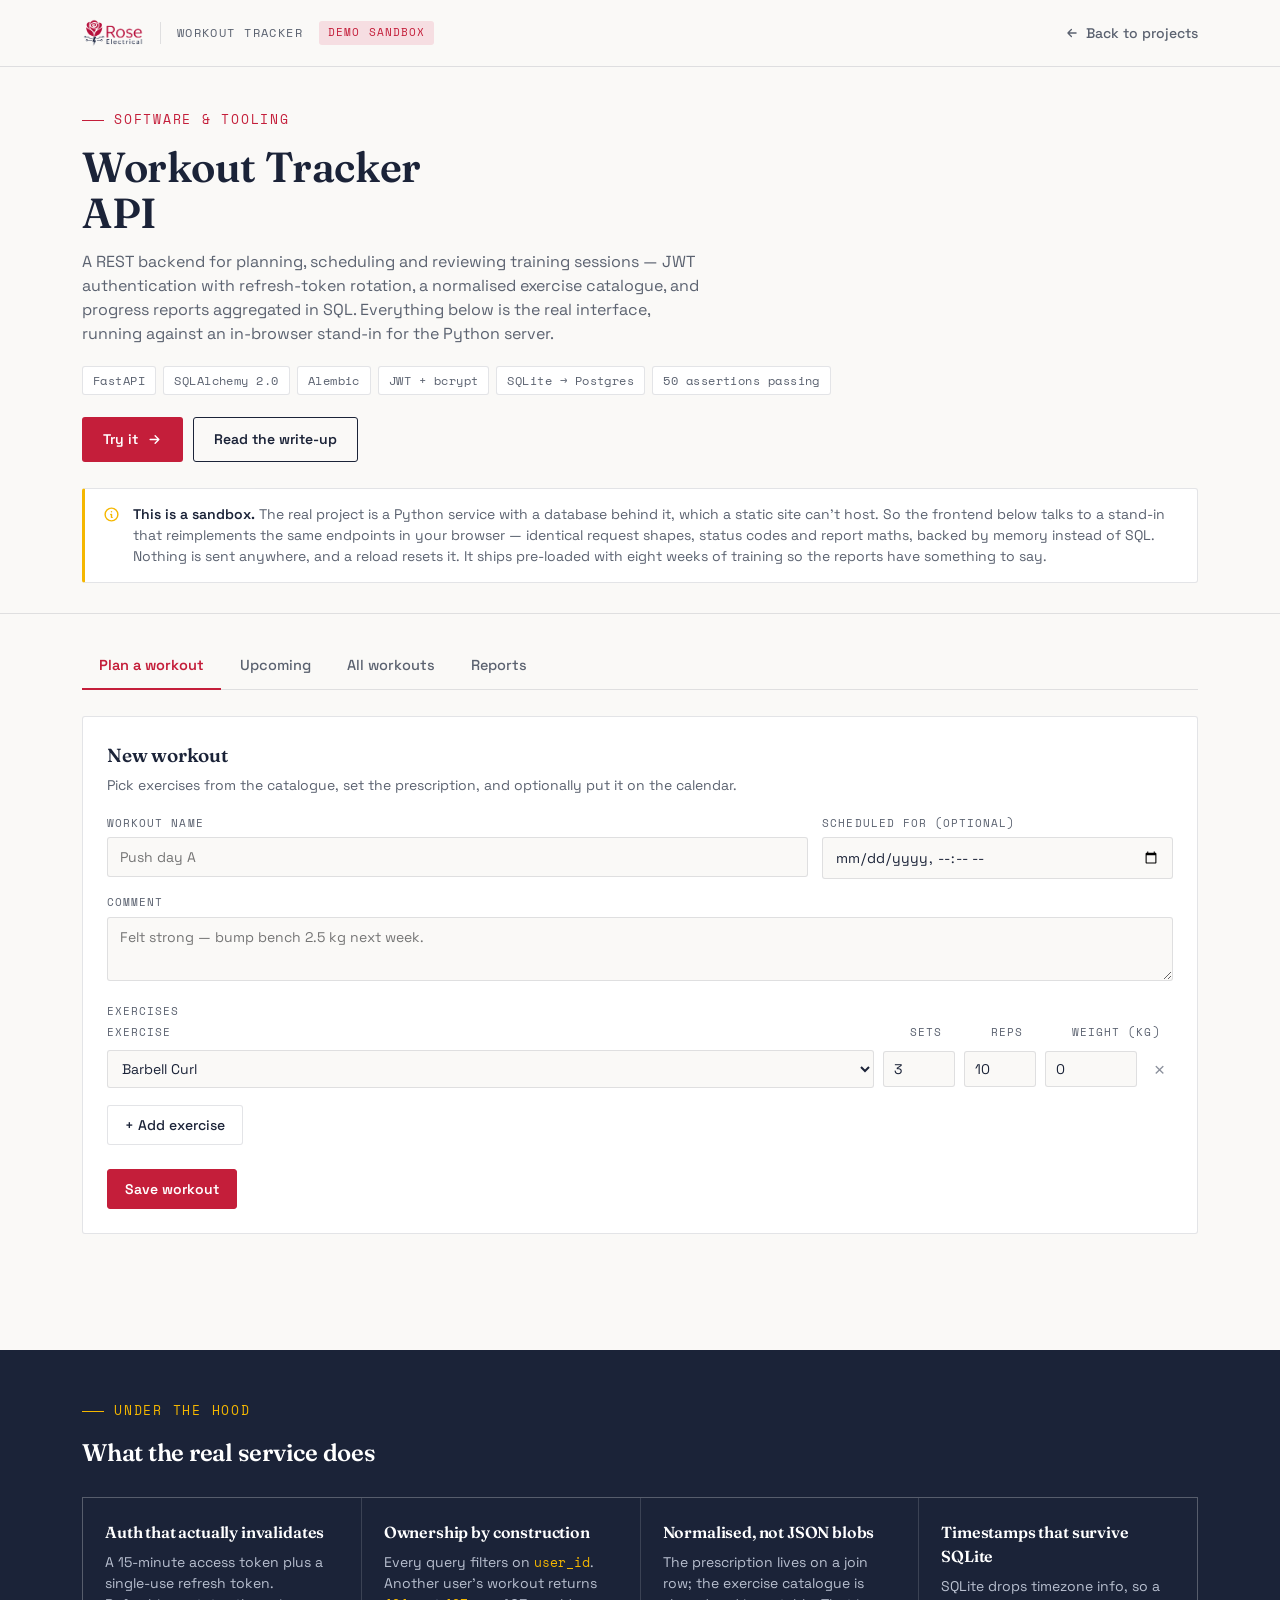
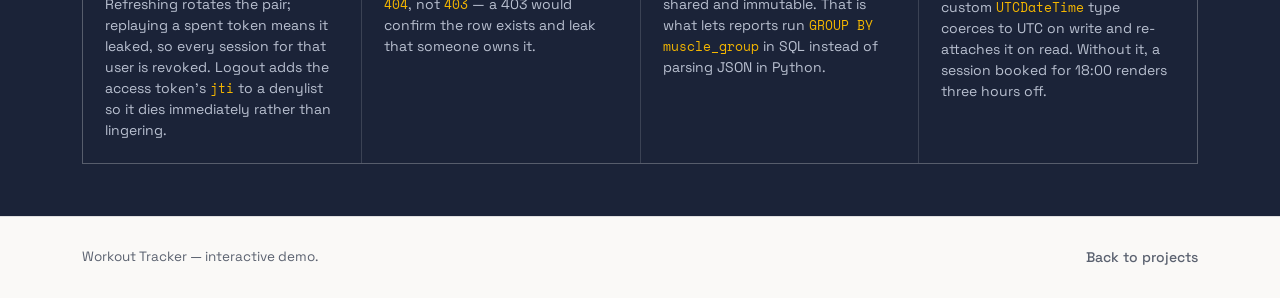
<file: projects/workout-tracker/workout_tracker_demo.html>
<!DOCTYPE html>
<html lang="en">
<head>
<meta charset="utf-8">
<meta name="viewport" content="width=device-width, initial-scale=1">
<title>Workout Tracker &mdash; Interactive Demo | Rose Electrical</title>
<meta name="description" content="A browser sandbox of a FastAPI workout tracker: JWT auth, workout planning, scheduling, and progress reports.">
<link rel="preconnect" href="https://fonts.googleapis.com">
<link rel="preconnect" href="https://fonts.gstatic.com" crossorigin>
<link href="https://fonts.googleapis.com/css2?family=Fraunces:opsz,wght@9..144,400;9..144,500;9..144,600;9..144,700&family=Space+Grotesk:wght@400;500;600;700&family=Space+Mono:wght@400;700&display=swap" rel="stylesheet">
<link rel="icon" href="data:image/svg+xml,%3Csvg xmlns='http://www.w3.org/2000/svg' viewBox='0 0 24 24' fill='%23C41E3A'%3E%3Cpath d='M13 2L4 14h6l-1 8 9-12h-6l1-8z'/%3E%3C/svg%3E">
<style>
/* =======================================================================
   Rose Electrical tokens — same palette and type as the main site, so the
   tool reads as part of the portfolio rather than a bolted-on app.
   ===================================================================== */
:root{
  --crimson:#C41E3A;
  --crimson-dark:#951830;
  --crimson-soft:#F6DEE2;
  --navy:#1B2338;
  --navy-light:#2A3550;
  --paper:#FAF9F7;
  --paper-dim:#F1EEE8;
  --ink:#1B2338;
  --ink-soft:#5B6270;
  --ink-mute:#8A8F9B;
  --spark:#F5B700;
  --rule:rgba(27,35,56,0.12);
  --rule-soft:rgba(27,35,56,0.07);
  --serif:'Fraunces', Georgia, serif;
  --sans:'Space Grotesk', system-ui, sans-serif;
  --mono:'Space Mono', ui-monospace, monospace;

  /* Data ink. One hue, used for every mark: each chart here plots a single
     series, so colour carries no identity and length does all the encoding.
     Validated at 5.55:1 against --paper. */
  --data:#C41E3A;
  --data-wash:rgba(196,30,58,0.10);
  --grid:rgba(27,35,56,0.10);
}

*{ box-sizing:border-box; }
html{ scroll-behavior:smooth; }
@media (prefers-reduced-motion:reduce){ html{scroll-behavior:auto} *{animation:none!important;transition:none!important} }

body{
  margin:0; background:var(--paper); color:var(--ink);
  font-family:var(--sans); font-size:15px; line-height:1.5;
  -webkit-font-smoothing:antialiased;
}
h1,h2,h3{ font-family:var(--serif); font-weight:600; margin:0; color:var(--navy); letter-spacing:-0.01em; }
p{ margin:0; }
a{ color:inherit; }
img{ max-width:100%; display:block; }
:focus-visible{ outline:2px solid var(--crimson); outline-offset:2px; }

.wrap{ max-width:1180px; margin:0 auto; padding:0 32px; }
@media (max-width:640px){ .wrap{ padding:0 20px; } }

/* ---------------- top bar ---------------- */
header.bar{
  position:sticky; top:0; z-index:60;
  background:rgba(250,249,247,0.92); backdrop-filter:blur(8px);
  border-bottom:1px solid var(--rule);
}
.bar-inner{ display:flex; align-items:center; gap:16px; height:66px; }
.bar-brand{ display:flex; align-items:center; gap:12px; text-decoration:none; }
.bar-brand img{ height:30px; width:auto; }
.bar-divider{ width:1px; height:22px; background:var(--rule); }
.bar-title{ font-family:var(--mono); font-size:12px; letter-spacing:.12em; text-transform:uppercase; color:var(--ink-soft); }
.sandbox-badge{
  font-family:var(--mono); font-size:10.5px; letter-spacing:.1em; text-transform:uppercase;
  color:var(--crimson); background:var(--crimson-soft);
  padding:4px 9px; border-radius:3px; white-space:nowrap;
}
.bar-spacer{ flex:1; }
.back-link{
  font-size:14px; font-weight:500; text-decoration:none; color:var(--ink-soft);
  display:inline-flex; align-items:center; gap:7px; white-space:nowrap;
}
.back-link:hover{ color:var(--crimson); }
@media (max-width:720px){ .bar-title, .bar-divider{ display:none; } }

/* ---------------- intro ---------------- */
.intro{ padding:44px 0 30px; border-bottom:1px solid var(--rule); }
.eyebrow{
  font-family:var(--mono); font-size:12.5px; letter-spacing:.14em; text-transform:uppercase;
  color:var(--crimson); display:flex; align-items:center; gap:10px; margin:0 0 14px;
}
.eyebrow::before{ content:''; width:22px; height:1px; background:var(--crimson); }
.intro h1{ font-size:clamp(28px,4.4vw,42px); line-height:1.1; max-width:15ch; }
.intro .lede{ margin-top:14px; max-width:62ch; color:var(--ink-soft); font-size:16px; }
.chips{ display:flex; flex-wrap:wrap; gap:7px; margin-top:20px; }
.chip{
  font-family:var(--mono); font-size:11.5px; letter-spacing:.04em;
  border:1px solid var(--rule); border-radius:3px; padding:5px 10px; color:var(--ink-soft);
  background:#fff;
}
.intro-links{ display:flex; flex-wrap:wrap; gap:10px; margin-top:22px; }
.btn{
  font-family:var(--sans); font-weight:600; font-size:14px;
  padding:11px 20px; border-radius:3px; border:1.5px solid transparent;
  cursor:pointer; display:inline-flex; align-items:center; gap:9px; text-decoration:none;
  transition:transform .15s ease, background .15s ease, box-shadow .15s ease, color .15s ease;
}
.btn-primary{ background:var(--crimson); color:#fff; }
.btn-primary:hover{ background:var(--crimson-dark); transform:translateY(-1px); box-shadow:0 8px 20px rgba(196,30,58,.24); }
.btn-outline{ background:transparent; border-color:var(--navy); color:var(--navy); }
.btn-outline:hover{ background:var(--navy); color:#fff; transform:translateY(-1px); }

/* ---------------- sandbox notice ---------------- */
.notice{
  display:flex; gap:13px; align-items:flex-start;
  background:#fff; border:1px solid var(--rule); border-left:3px solid var(--spark);
  padding:15px 18px; margin:26px 0 0; border-radius:3px;
}
.notice svg{ flex-shrink:0; margin-top:2px; }
.notice p{ font-size:14px; color:var(--ink-soft); }
.notice b{ color:var(--ink); font-weight:600; }

/* ---------------- app shell ---------------- */
.app{ padding:30px 0 90px; }
nav.tabs{ display:flex; gap:2px; border-bottom:1px solid var(--rule); margin-bottom:26px; flex-wrap:wrap; }
nav.tabs button{
  background:none; border:none; border-bottom:2px solid transparent;
  font:inherit; font-size:14.5px; font-weight:500; color:var(--ink-soft);
  padding:11px 17px; cursor:pointer; transition:.15s; margin-bottom:-1px;
}
nav.tabs button:hover{ color:var(--ink); }
nav.tabs button.active{ color:var(--crimson); border-bottom-color:var(--crimson); font-weight:600; }

section.panel{ display:none; }
section.panel.active{ display:block; animation:fade .22s ease; }
@keyframes fade{ from{opacity:0; transform:translateY(4px)} to{opacity:1; transform:none} }

/* ---------------- cards & forms ---------------- */
.card{ background:#fff; border:1px solid var(--rule); border-radius:3px; padding:24px; margin-bottom:18px; }
.card > h2{ font-size:19px; }
.card .hint{ color:var(--ink-soft); font-size:14px; margin-top:5px; margin-bottom:20px; }

label{
  display:block; font-family:var(--mono); font-size:10.5px; color:var(--ink-soft);
  margin-bottom:6px; text-transform:uppercase; letter-spacing:.1em;
}
input,select,textarea{
  width:100%; padding:10px 12px; background:var(--paper); color:var(--ink);
  border:1px solid var(--rule); border-radius:3px;
  font-family:var(--sans); font-size:14px; outline:none; transition:border-color .15s;
}
input:focus,select:focus,textarea:focus{ border-color:var(--crimson); }
textarea{ resize:vertical; min-height:64px; }
.row{ display:flex; gap:14px; flex-wrap:wrap; }
.row > *{ flex:1; min-width:150px; }
.field{ margin-bottom:16px; }

button.b{
  padding:10px 17px; border-radius:3px; border:1px solid var(--rule);
  background:#fff; color:var(--ink); font-family:var(--sans); font-size:14px; font-weight:500;
  cursor:pointer; transition:.15s;
}
button.b:hover{ border-color:var(--navy); }
button.b.primary{ background:var(--crimson); color:#fff; border-color:var(--crimson); font-weight:600; }
button.b.primary:hover{ background:var(--crimson-dark); }
button.x{
  background:none; border:none; color:var(--ink-mute); cursor:pointer;
  font-size:19px; line-height:1; padding:4px 8px; border-radius:3px;
}
button.x:hover{ color:var(--crimson); background:var(--crimson-soft); }

/* exercise builder */
.ex-row{ display:grid; grid-template-columns:minmax(170px,2.2fr) 72px 72px 92px auto; gap:9px; align-items:center; margin-bottom:9px; }
.ex-row input,.ex-row select{ padding:8px 10px; }
.ex-head span{ font-family:var(--mono); font-size:10.5px; color:var(--ink-soft); text-transform:uppercase; letter-spacing:.1em; }
@media (max-width:760px){
  .ex-row{ grid-template-columns:1fr 1fr 1fr auto; }
  .ex-row select{ grid-column:1/-1; }
  .ex-head{ display:none; }
}

/* ---------------- workout cards ---------------- */
.workout{ background:#fff; border:1px solid var(--rule); border-radius:3px; padding:19px 21px; margin-bottom:13px; }
.workout-head{ display:flex; align-items:flex-start; gap:14px; }
.workout-title{ font-family:var(--serif); font-weight:600; font-size:17px; color:var(--navy); }
.workout-meta{ color:var(--ink-soft); font-size:13.5px; margin-top:3px; font-family:var(--mono); }
.workout-actions{ display:flex; gap:7px; align-items:center; }
.pill{
  font-family:var(--mono); font-size:10px; padding:4px 9px; border-radius:3px;
  text-transform:uppercase; letter-spacing:.1em; font-weight:700; white-space:nowrap;
}
.pill.pending{ color:#8A6400; background:#FDF3D6; }
.pill.completed{ color:#1E6B3A; background:#DEF0E4; }
.pill.skipped{ color:var(--ink-soft); background:var(--paper-dim); }

table.entries{ width:100%; border-collapse:collapse; margin-top:16px; font-size:13.5px; }
table.entries th{
  text-align:left; color:var(--ink-soft); font-family:var(--mono); font-weight:400; font-size:10.5px;
  text-transform:uppercase; letter-spacing:.1em; padding:7px 9px; border-bottom:1px solid var(--rule);
}
table.entries td{ padding:8px 9px; border-bottom:1px solid var(--rule-soft); }
table.entries tr:last-child td{ border-bottom:none; }
td.num,th.num{ text-align:right; font-family:var(--mono); font-variant-numeric:tabular-nums; }
.comment{ margin-top:14px; padding:11px 14px; background:var(--paper); border-left:2px solid var(--rule); color:var(--ink-soft); font-size:13.5px; }
.empty{
  color:var(--ink-soft); font-size:14.5px; padding:44px 24px; text-align:center;
  border:1px dashed var(--rule); border-radius:3px; background:#fff;
}

/* ---------------- reports ---------------- */
.filter-row{ display:flex; gap:10px; align-items:flex-end; flex-wrap:wrap; margin-bottom:24px; }
.filter-row > div{ max-width:210px; }

.hero-fig{ background:#fff; border:1px solid var(--rule); border-radius:3px; padding:26px 28px; margin-bottom:14px; }
.hero-fig .k{ font-family:var(--mono); font-size:11px; text-transform:uppercase; letter-spacing:.12em; color:var(--ink-soft); }
/* Hero figure: sans, not the serif — a display face here reads as decoration.
   Proportional figures (no tabular-nums) so a big number sits tight. */
.hero-fig .v{ font-family:var(--sans); font-size:clamp(44px,7vw,60px); font-weight:600; line-height:1.05; margin-top:10px; letter-spacing:-0.02em; color:var(--navy); }
.hero-fig .v small{ font-size:.36em; font-weight:500; color:var(--ink-soft); margin-left:8px; letter-spacing:0; }
.hero-fig .sub{ font-size:14px; color:var(--ink-soft); margin-top:8px; }
.hero-fig .delta{ font-family:var(--mono); font-size:13px; font-weight:700; }
.delta.up{ color:#1E6B3A; } .delta.down{ color:var(--crimson); } .delta.flat{ color:var(--ink-soft); }

.stats{ display:grid; grid-template-columns:repeat(auto-fit,minmax(160px,1fr)); gap:14px; margin-bottom:18px; }
.stat{ background:#fff; border:1px solid var(--rule); border-radius:3px; padding:17px 19px; }
.stat .k{ font-family:var(--mono); font-size:10.5px; text-transform:uppercase; letter-spacing:.1em; color:var(--ink-soft); }
.stat .v{ font-size:27px; font-weight:600; margin-top:7px; letter-spacing:-0.01em; color:var(--navy); }

.chart-head{ display:flex; align-items:flex-start; gap:16px; margin-bottom:4px; }
.chart-head h2{ font-size:18px; }
.chart-head .spacer{ flex:1; }
.toggle-table{
  font-family:var(--mono); font-size:11px; letter-spacing:.06em; text-transform:uppercase;
  background:none; border:1px solid var(--rule); border-radius:3px; color:var(--ink-soft);
  padding:5px 10px; cursor:pointer; white-space:nowrap;
}
.toggle-table:hover{ border-color:var(--navy); color:var(--ink); }

/* bar chart */
.bars{ margin-top:20px; }
.bar-row{ display:grid; grid-template-columns:132px 1fr 92px; gap:14px; align-items:center; margin-bottom:10px; }
.bar-label{ font-size:13.5px; text-transform:capitalize; color:var(--ink); }
.bar-track{ position:relative; height:22px; }
/* 4px rounded data-end, square at the baseline (left) */
.bar-fill{ height:100%; background:var(--data); border-radius:0 4px 4px 0; transition:width .3s ease, filter .12s; }
.bar-row:hover .bar-fill{ filter:brightness(1.12); }
.bar-val{ text-align:right; font-family:var(--mono); font-size:12.5px; color:var(--ink-soft); font-variant-numeric:tabular-nums; }
@media (max-width:600px){ .bar-row{ grid-template-columns:100px 1fr 74px; gap:9px; } }

/* line chart */
.linechart{ position:relative; margin-top:18px; }
.linechart svg{ width:100%; height:auto; display:block; overflow:visible; }
.tt{
  position:absolute; pointer-events:none; opacity:0; transform:translate(-50%,-100%);
  background:var(--navy); color:#fff; padding:8px 11px; border-radius:3px;
  font-size:12.5px; white-space:nowrap; transition:opacity .1s; z-index:5;
  box-shadow:0 4px 14px rgba(27,35,56,.22);
}
.tt .tv{ font-family:var(--mono); font-weight:700; font-size:14px; display:block; }
.tt .tl{ color:#B9C0D0; font-size:11.5px; }
.tt .key{ display:inline-block; width:11px; height:2px; background:var(--data); vertical-align:middle; margin-right:6px; }

table.dataview{ width:100%; border-collapse:collapse; margin-top:18px; font-size:13.5px; }
table.dataview th{
  text-align:left; font-family:var(--mono); font-weight:400; font-size:10.5px; color:var(--ink-soft);
  text-transform:uppercase; letter-spacing:.1em; padding:8px 9px; border-bottom:1px solid var(--rule);
}
table.dataview td{ padding:8px 9px; border-bottom:1px solid var(--rule-soft); }
table.dataview tr:last-child td{ border-bottom:none; }

/* ---------------- how it works ---------------- */
.how{ background:var(--navy); color:#fff; padding:52px 0; margin-top:8px; }
.how h2{ color:#fff; font-size:24px; }
.how .eyebrow{ color:var(--spark); }
.how .eyebrow::before{ background:var(--spark); }
.how-grid{ display:grid; grid-template-columns:repeat(auto-fit,minmax(250px,1fr)); gap:1px; background:rgba(255,255,255,.14); border:1px solid rgba(255,255,255,.14); margin-top:26px; }
.how-cell{ background:var(--navy); padding:22px; }
.how-cell h3{ color:#fff; font-size:16px; margin-bottom:8px; }
.how-cell p{ color:#B9C0D0; font-size:14px; }
.how-cell code{ font-family:var(--mono); font-size:12.5px; color:var(--spark); }

footer.foot{ padding:30px 0; border-top:1px solid var(--rule); color:var(--ink-soft); font-size:13.5px; }
.foot-inner{ display:flex; gap:16px; align-items:center; flex-wrap:wrap; }

#toast{
  position:fixed; bottom:26px; left:50%; transform:translateX(-50%) translateY(150%);
  background:var(--navy); color:#fff; padding:12px 20px; border-radius:3px; font-size:14px;
  transition:transform .25s cubic-bezier(.3,1.3,.5,1); z-index:99; max-width:90vw;
  box-shadow:0 6px 22px rgba(27,35,56,.26);
  visibility:hidden;   /* keeps the empty pill out of full-page captures and off screen readers */
}
#toast.show{ transform:translateX(-50%) translateY(0); visibility:visible; }
#toast.error{ background:var(--crimson); }
</style>
</head>
<body data-palette="#C41E3A">

<header class="bar">
  <div class="wrap bar-inner">
    <a class="bar-brand" href="../../index.html#projects">
      <img src="../../images/rose-electrical-logo.png" alt="Rose Electrical">
    </a>
    <span class="bar-divider"></span>
    <span class="bar-title">Workout Tracker</span>
    <span class="sandbox-badge">Demo sandbox</span>
    <span class="bar-spacer"></span>
    <a class="back-link" href="../../index.html#projects">
      <svg width="14" height="14" viewBox="0 0 24 24" fill="none" stroke="currentColor" stroke-width="2.2" stroke-linecap="round" stroke-linejoin="round"><path d="M19 12H5M11 18l-6-6 6-6"/></svg>
      Back to projects
    </a>
  </div>
</header>

<main>
  <section class="intro">
    <div class="wrap">
      <p class="eyebrow">Software &amp; Tooling</p>
      <h1>Workout Tracker API</h1>
      <p class="lede">
        A REST backend for planning, scheduling and reviewing training sessions &mdash; JWT authentication
        with refresh-token rotation, a normalised exercise catalogue, and progress reports aggregated in SQL.
        Everything below is the real interface, running against an in-browser stand-in for the Python server.
      </p>
      <div class="chips">
        <span class="chip">FastAPI</span>
        <span class="chip">SQLAlchemy 2.0</span>
        <span class="chip">Alembic</span>
        <span class="chip">JWT + bcrypt</span>
        <span class="chip">SQLite &rarr; Postgres</span>
        <span class="chip">50 assertions passing</span>
      </div>
      <div class="intro-links">
        <a class="btn btn-primary" href="#app-top">
          Try it
          <svg width="15" height="15" viewBox="0 0 24 24" fill="none" stroke="currentColor" stroke-width="2.2" stroke-linecap="round" stroke-linejoin="round"><path d="M5 12h14M13 6l6 6-6 6"/></svg>
        </a>
        <a class="btn btn-outline" href="README.md" target="_blank" rel="noopener">Read the write-up</a>
      </div>

      <div class="notice">
        <svg width="17" height="17" viewBox="0 0 24 24" fill="none" stroke="#F5B700" stroke-width="2" stroke-linecap="round" stroke-linejoin="round"><circle cx="12" cy="12" r="9"/><path d="M12 8h.01M11 12h1v4h1"/></svg>
        <p>
          <b>This is a sandbox.</b> The real project is a Python service with a database behind it, which a
          static site can&rsquo;t host. So the frontend below talks to a stand-in that reimplements the same
          endpoints in your browser &mdash; identical request shapes, status codes and report maths, backed by
          memory instead of SQL. Nothing is sent anywhere, and a reload resets it. It ships pre-loaded with
          eight weeks of training so the reports have something to say.
        </p>
      </div>
    </div>
  </section>

  <div class="app" id="app-top">
    <div class="wrap">
      <nav class="tabs">
        <button data-tab="plan" class="active">Plan a workout</button>
        <button data-tab="upcoming">Upcoming</button>
        <button data-tab="all">All workouts</button>
        <button data-tab="reports">Reports</button>
      </nav>

      <!-- ---------------- Plan ---------------- -->
      <section class="panel active" id="panel-plan">
        <div class="card">
          <h2 id="builder-title">New workout</h2>
          <p class="hint">Pick exercises from the catalogue, set the prescription, and optionally put it on the calendar.</p>

          <div class="row">
            <div class="field" style="flex:2">
              <label for="w-name">Workout name</label>
              <input id="w-name" placeholder="Push day A">
            </div>
            <div class="field">
              <label for="w-date">Scheduled for (optional)</label>
              <input id="w-date" type="datetime-local">
            </div>
          </div>

          <div class="field">
            <label for="w-comment">Comment</label>
            <textarea id="w-comment" placeholder="Felt strong — bump bench 2.5 kg next week."></textarea>
          </div>

          <label>Exercises</label>
          <div class="ex-row ex-head">
            <span>Exercise</span><span>Sets</span><span>Reps</span><span>Weight (kg)</span><span></span>
          </div>
          <div id="ex-rows"></div>
          <button class="b" style="margin-top:8px" id="add-ex">+ Add exercise</button>

          <div style="display:flex; gap:11px; margin-top:24px; flex-wrap:wrap">
            <button class="b primary" id="save-btn">Save workout</button>
            <button class="b" id="cancel-btn" style="display:none">Cancel edit</button>
          </div>
        </div>
      </section>

      <!-- ---------------- Upcoming ---------------- -->
      <section class="panel" id="panel-upcoming"><div id="upcoming-list"></div></section>

      <!-- ---------------- All ---------------- -->
      <section class="panel" id="panel-all">
        <div class="filter-row">
          <div>
            <label for="filter-status">Status</label>
            <select id="filter-status">
              <option value="">All</option>
              <option value="pending">Pending</option>
              <option value="completed">Completed</option>
              <option value="skipped">Skipped</option>
            </select>
          </div>
        </div>
        <div id="all-list"></div>
      </section>

      <!-- ---------------- Reports ---------------- -->
      <section class="panel" id="panel-reports">
        <div class="filter-row">
          <div>
            <label for="report-days">Period</label>
            <select id="report-days">
              <option value="7">Last 7 days</option>
              <option value="30">Last 30 days</option>
              <option value="90" selected>Last 90 days</option>
              <option value="">All time</option>
            </select>
          </div>
        </div>
        <div id="report-body"></div>
      </section>
    </div>
  </div>

  <!-- ---------------- how it works ---------------- -->
  <section class="how">
    <div class="wrap">
      <p class="eyebrow">Under the hood</p>
      <h2>What the real service does</h2>
      <div class="how-grid">
        <div class="how-cell">
          <h3>Auth that actually invalidates</h3>
          <p>A 15-minute access token plus a single-use refresh token. Refreshing rotates the pair; replaying a
             spent token means it leaked, so every session for that user is revoked. Logout adds the access
             token&rsquo;s <code>jti</code> to a denylist so it dies immediately rather than lingering.</p>
        </div>
        <div class="how-cell">
          <h3>Ownership by construction</h3>
          <p>Every query filters on <code>user_id</code>. Another user&rsquo;s workout returns <code>404</code>,
             not <code>403</code> &mdash; a 403 would confirm the row exists and leak that someone owns it.</p>
        </div>
        <div class="how-cell">
          <h3>Normalised, not JSON blobs</h3>
          <p>The prescription lives on a join row; the exercise catalogue is shared and immutable. That is what
             lets reports run <code>GROUP BY muscle_group</code> in SQL instead of parsing JSON in Python.</p>
        </div>
        <div class="how-cell">
          <h3>Timestamps that survive SQLite</h3>
          <p>SQLite drops timezone info, so a custom <code>UTCDateTime</code> type coerces to UTC on write and
             re-attaches it on read. Without it, a session booked for 18:00 renders three hours off.</p>
        </div>
      </div>
    </div>
  </section>

  <footer class="foot">
    <div class="wrap foot-inner">
      <span>Workout Tracker &mdash; interactive demo.</span>
      <span class="bar-spacer"></span>
      <a class="back-link" href="../../index.html#projects">Back to projects</a>
    </div>
  </footer>
</main>

<div id="toast"></div>

<script>
/* =======================================================================
   1. TRANSPORT
   -----------------------------------------------------------------------
   Every call in the UI goes through api(). In demo mode it is routed to a
   local stand-in; set DEMO_MODE = false and API_BASE to a deployed origin
   and the exact same file talks to the real FastAPI service instead. The
   stand-in mirrors the real routes, payloads and status codes, so nothing
   above this line has to change.
   ===================================================================== */
const DEMO_MODE = true;
const API_BASE  = 'https://your-api.up.railway.app/api';   // used when DEMO_MODE = false

let accessToken = null;
let refreshToken = null;

async function api(path, { method = 'GET', body = null, auth = true } = {}) {
  if (DEMO_MODE) return demoApi(path, method, body, auth);

  const headers = {};
  if (body) headers['Content-Type'] = 'application/json';
  if (auth && accessToken) headers['Authorization'] = 'Bearer ' + accessToken;
  const res = await fetch(API_BASE + path, { method, headers, body: body ? JSON.stringify(body) : null });
  if (res.status === 204) return null;
  const data = await res.json().catch(() => null);
  if (!res.ok) throw new Error(errText(data, res.status));
  return data;
}

function errText(data, status) {
  const d = data && data.detail;
  if (typeof d === 'string') return d;
  if (Array.isArray(d)) return d.map(e => `${(e.loc || []).slice(-1)[0]}: ${e.msg}`).join('; ');
  return 'Request failed (' + status + ')';
}

/* =======================================================================
   2. THE STAND-IN BACKEND
   -----------------------------------------------------------------------
   A miniature of the Python service: same tables, same ownership filter,
   same volume arithmetic. It throws {status, detail} objects the way the
   real API returns error responses.
   ===================================================================== */
const db = { users: [], exercises: [], workouts: [], entries: [], seq: {} };
const nextId = t => (db.seq[t] = (db.seq[t] || 0) + 1);
const CURRENT_USER = 1;

function fail(status, detail) { const e = new Error(detail); e.status = status; throw e; }

// --- exercise catalogue: name | category | muscle group | description ---
const CATALOGUE = [
  ["Barbell Bench Press","strength","chest","Flat barbell press; the benchmark horizontal push."],
  ["Incline Dumbbell Press","strength","chest","Press on a 30–45° bench to bias the upper chest."],
  ["Push-Up","strength","chest","Bodyweight horizontal press; scale by elevating hands or feet."],
  ["Cable Chest Fly","strength","chest","Isolation fly keeping constant tension through the arc."],
  ["Chest Dip","strength","chest","Lean forward on parallel bars to load the lower chest."],
  ["Pull-Up","strength","back","Overhand vertical pull from a dead hang."],
  ["Chin-Up","strength","back","Underhand vertical pull; more biceps than a pull-up."],
  ["Barbell Row","strength","back","Bent-over horizontal pull for mid-back thickness."],
  ["Lat Pulldown","strength","back","Cable vertical pull; the scalable pull-up substitute."],
  ["Seated Cable Row","strength","back","Horizontal cable pull with a neutral grip."],
  ["Face Pull","strength","back","Rope pull to the face for rear delts and scapular health."],
  ["Back Squat","strength","legs","Barbell on the upper back; the primary knee-dominant lift."],
  ["Front Squat","strength","legs","Barbell racked on the shoulders; more upright, more quads."],
  ["Conventional Deadlift","strength","legs","Full-body hip hinge pulling from the floor."],
  ["Romanian Deadlift","strength","legs","Hinge with soft knees to load the hamstrings."],
  ["Bulgarian Split Squat","strength","legs","Rear-foot-elevated single-leg squat."],
  ["Walking Lunge","strength","legs","Alternating forward lunges over distance."],
  ["Leg Press","strength","legs","Machine press; heavy quad work with low stability demand."],
  ["Standing Calf Raise","strength","legs","Loaded plantarflexion through a full stretch."],
  ["Hip Thrust","strength","legs","Barbell across the hips; peak-contraction glute work."],
  ["Overhead Press","strength","shoulders","Standing barbell press from the front rack."],
  ["Dumbbell Shoulder Press","strength","shoulders","Seated or standing press with independent arms."],
  ["Lateral Raise","strength","shoulders","Isolation raise for the side delts."],
  ["Rear Delt Fly","strength","shoulders","Bent-over reverse fly for the posterior delts."],
  ["Barbell Curl","strength","arms","Standing biceps curl with a straight or EZ bar."],
  ["Hammer Curl","strength","arms","Neutral-grip curl hitting the brachialis and forearms."],
  ["Triceps Rope Pushdown","strength","arms","Cable pushdown isolating the triceps."],
  ["Skull Crusher","strength","arms","Lying triceps extension to the forehead."],
  ["Close-Grip Bench Press","strength","arms","Narrow-grip press biasing the triceps."],
  ["Plank","strength","core","Isometric front-brace hold; measured in seconds."],
  ["Hanging Leg Raise","strength","core","Raise straight legs from a bar hang."],
  ["Cable Crunch","strength","core","Kneeling weighted spinal flexion."],
  ["Russian Twist","strength","core","Seated rotation for the obliques."],
  ["Dead Bug","strength","core","Supine anti-extension drill with opposite limbs."],
  ["Treadmill Run","cardio","full_body","Steady-state or interval running; log reps as minutes."],
  ["Outdoor Run","cardio","full_body","Road or trail running; log reps as minutes."],
  ["Cycling","cardio","legs","Stationary or road cycling; log reps as minutes."],
  ["Rowing Machine","cardio","full_body","Concept2-style erg; full-body conditioning."],
  ["Jump Rope","cardio","full_body","Skipping intervals for calves and conditioning."],
  ["Stair Climber","cardio","legs","Continuous stepping; low-impact leg conditioning."],
  ["Burpee","cardio","full_body","Squat-thrust to jump; high-intensity conditioning."],
  ["Swimming","cardio","full_body","Low-impact whole-body cardio; log reps as minutes."],
  ["Hamstring Stretch","flexibility","legs","Static seated or standing hamstring hold."],
  ["Hip Flexor Stretch","flexibility","legs","Half-kneeling stretch for the front of the hip."],
  ["Thoracic Rotation","flexibility","back","Open-book rotation for mid-back mobility."],
  ["Shoulder Dislocate","flexibility","shoulders","Banded or dowel pass-through for shoulder range."],
  ["Cat-Cow","flexibility","back","Segmental spinal flexion and extension flow."],
  ["Couch Stretch","flexibility","legs","Deep quad and hip flexor stretch against a wall."],
  ["Downward Dog","flexibility","full_body","Yoga posture stretching calves, hamstrings, shoulders."],
  ["Pigeon Pose","flexibility","legs","Hip external rotation and glute stretch."]
];

function seedCatalogue() {
  CATALOGUE.forEach(([name, category, muscle_group, description]) => {
    db.exercises.push({ id: nextId('ex'), name, category, muscle_group, description });
  });
}

const byName = n => db.exercises.find(e => e.name === n);

/* Deterministic noise so the demo looks identical on every visit — a
   portfolio piece shouldn't reshuffle its own numbers between screenshots. */
function mulberry(seed) {
  return function () {
    seed |= 0; seed = (seed + 0x6D2B79F5) | 0;
    let t = Math.imul(seed ^ (seed >>> 15), 1 | seed);
    t = (t + Math.imul(t ^ (t >>> 7), 61 | t)) ^ t;
    return ((t ^ (t >>> 14)) >>> 0) / 4294967296;
  };
}

/* Eight weeks of three-day training with a slow upward ramp, so the trend
   line shows progressive overload rather than random walk. */
function seedHistory() {
  const rnd = mulberry(20260812);
  /* Each session ends with a conditioning piece and a mobility piece. They
     carry no load, so they contribute sets and reps but zero kilograms —
     which is exactly why the two report charts measure different things. */
  const template = [
    { name: 'Push day',  lifts: [['Barbell Bench Press',4,8,60],['Incline Dumbbell Press',3,10,24],
                                ['Overhead Press',3,8,35],['Triceps Rope Pushdown',3,12,22],['Lateral Raise',3,14,9],
                                ['Rowing Machine',1,15,0],['Cat-Cow',1,10,0]] },
    { name: 'Pull day',  lifts: [['Barbell Row',4,8,55],['Lat Pulldown',3,10,50],['Seated Cable Row',3,12,45],
                                ['Barbell Curl',3,10,25],['Face Pull',3,15,18],
                                ['Cycling',1,20,0],['Thoracic Rotation',1,10,0]] },
    { name: 'Leg day',   lifts: [['Back Squat',5,5,85],['Romanian Deadlift',4,8,70],['Leg Press',3,12,120],
                                ['Walking Lunge',3,12,16],['Standing Calf Raise',4,15,50],
                                ['Treadmill Run',1,15,0],['Couch Stretch',1,10,0]] }
  ];

  const now = new Date();

  // Anchor to the Monday of the current week and fill the EIGHT WEEKS BEFORE
  // it. Every completed week is therefore a whole week — if the newest bucket
  // were the half-finished current one, the trend line would dip at the right
  // edge and the week-over-week delta would read as a 50% collapse.
  const thisMonday = new Date(now);
  thisMonday.setDate(now.getDate() - ((now.getDay() + 6) % 7));
  thisMonday.setHours(0, 0, 0, 0);

  const startOfDay = (d, h, m) => { const x = new Date(d); x.setHours(h, m, 0, 0); return x; };

  for (let week = 8; week >= 1; week--) {
    template.forEach((tpl, dayIdx) => {
      const day = new Date(thisMonday);
      day.setDate(thisMonday.getDate() - week * 7 + dayIdx * 2);   // Mon / Wed / Fri

      // ~4% load added per week, plus a little session-to-session noise.
      const ramp = 1 + (8 - week) * 0.04;
      const entries = tpl.lifts.map(([exName, sets, reps, weight], i) => {
        const ex = byName(exName);
        const jitter = 0.985 + rnd() * 0.03;   // keep noise under the weekly ramp
        return {
          id: nextId('we'), workout_id: 0, exercise_id: ex.id, position: i,
          sets, reps, weight: Math.round(weight * ramp * jitter * 2) / 2, notes: null
        };
      });

      const scheduled = startOfDay(day, 18, 0);
      const w = {
        id: nextId('w'), user_id: CURRENT_USER, name: `${tpl.name} — week ${9 - week}`,
        comment: week === 1 && dayIdx === 2 ? 'Bar speed felt quick. Adding 2.5 kg next session.' : null,
        scheduled_at: scheduled.toISOString(),
        status: 'completed',
        completed_at: new Date(scheduled.getTime() + 75 * 60000).toISOString(),
        created_at: scheduled.toISOString(), updated_at: scheduled.toISOString()
      };
      entries.forEach(e => { e.workout_id = w.id; db.entries.push(e); });
      db.workouts.push(w);
    });
  }

  // Two sessions still on the calendar, so "Upcoming" isn't empty.
  [[1, 'Push day — week 9', 18, 0], [3, 'Pull day — week 9', 7, 30]].forEach(([offset, name, h, m]) => {
    const d = new Date(now); d.setDate(now.getDate() + offset); d.setHours(h, m, 0, 0);
    const tpl = template[name.startsWith('Push') ? 0 : 1];
    const w = {
      id: nextId('w'), user_id: CURRENT_USER, name, comment: null,
      scheduled_at: d.toISOString(), status: 'pending', completed_at: null,
      created_at: new Date().toISOString(), updated_at: new Date().toISOString()
    };
    tpl.lifts.forEach(([exName, sets, reps, weight], i) => {
      db.entries.push({ id: nextId('we'), workout_id: w.id, exercise_id: byName(exName).id,
                        position: i, sets, reps, weight: Math.round(weight * 1.32 * 2) / 2, notes: null });
    });
    db.workouts.push(w);
  });
}

// ---- serialisers: shape the payloads exactly like the Pydantic models ----
function entryOut(e) {
  const ex = db.exercises.find(x => x.id === e.exercise_id);
  return {
    id: e.id, exercise_id: e.exercise_id, position: e.position, sets: e.sets,
    reps: e.reps, weight: e.weight, notes: e.notes,
    exercise: { id: ex.id, name: ex.name, description: ex.description, category: ex.category, muscle_group: ex.muscle_group },
    volume: e.sets * e.reps * (e.weight || 0)
  };
}

function workoutOut(w) {
  const entries = db.entries.filter(e => e.workout_id === w.id).sort((a, b) => a.position - b.position).map(entryOut);
  return { ...w, entries, total_volume: Math.round(entries.reduce((s, e) => s + e.volume, 0) * 100) / 100 };
}

// Ownership filter — the single line the whole authorisation model rests on.
const owned = id => db.workouts.find(w => w.id === id && w.user_id === CURRENT_USER);

function validateEntries(items) {
  if (!items || !items.length) fail(422, 'A workout needs at least one exercise');
  const ids = items.map(i => i.exercise_id);
  if (new Set(ids).size !== ids.length) fail(422, 'The same exercise cannot be added twice to one workout');
  const missing = ids.filter(id => !db.exercises.some(e => e.id === id));
  if (missing.length) fail(422, `Unknown exercise id(s): ${missing}`);
  items.forEach(i => {
    if (!(i.sets > 0)) fail(422, 'sets: must be greater than 0');
    if (!(i.reps > 0)) fail(422, 'reps: must be greater than 0');
    if (i.weight < 0) fail(422, 'weight: must be non-negative');
  });
}

async function demoApi(path, method, body) {
  await new Promise(r => setTimeout(r, 90));          // a little latency, so loading states are real
  const [rawPath, qs] = path.split('?');
  const q = new URLSearchParams(qs || '');

  try {
    if (rawPath === '/exercises' && method === 'GET') {
      let list = db.exercises.slice();
      if (q.get('category')) list = list.filter(e => e.category === q.get('category'));
      if (q.get('muscle_group')) list = list.filter(e => e.muscle_group === q.get('muscle_group'));
      return list.sort((a, b) => a.muscle_group.localeCompare(b.muscle_group) || a.name.localeCompare(b.name));
    }

    if (rawPath === '/workouts' && method === 'GET') {
      let list = db.workouts.filter(w => w.user_id === CURRENT_USER);
      if (q.get('upcoming') === 'true') {
        const now = Date.now();
        list = list.filter(w => w.status === 'pending' && w.scheduled_at && Date.parse(w.scheduled_at) >= now);
      } else if (q.get('status')) {
        list = list.filter(w => w.status === q.get('status'));
      }
      const dir = q.get('order') === 'desc' ? -1 : 1;
      list.sort((a, b) => {
        if (!a.scheduled_at) return 1;                 // unscheduled sorts last
        if (!b.scheduled_at) return -1;
        return dir * (Date.parse(a.scheduled_at) - Date.parse(b.scheduled_at)) || a.id - b.id;
      });
      return list.map(workoutOut);
    }

    if (rawPath === '/workouts' && method === 'POST') {
      if (!body.name || !body.name.trim()) fail(422, 'name: must not be empty');
      validateEntries(body.exercises);
      const w = {
        id: nextId('w'), user_id: CURRENT_USER, name: body.name.trim(),
        comment: body.comment || null, scheduled_at: body.scheduled_at || null,
        status: 'pending', completed_at: null,
        created_at: new Date().toISOString(), updated_at: new Date().toISOString()
      };
      body.exercises.forEach((i, idx) => db.entries.push({
        id: nextId('we'), workout_id: w.id, exercise_id: i.exercise_id, position: idx,
        sets: i.sets, reps: i.reps, weight: i.weight || 0, notes: i.notes || null
      }));
      db.workouts.push(w);
      return workoutOut(w);
    }

    const idMatch = rawPath.match(/^\/workouts\/(\d+)$/);
    if (idMatch) {
      const w = owned(Number(idMatch[1]));
      if (!w) fail(404, 'Workout not found');

      if (method === 'GET') return workoutOut(w);

      if (method === 'PATCH') {
        if (body.exercises !== undefined) {
          validateEntries(body.exercises);
          db.entries = db.entries.filter(e => e.workout_id !== w.id);
          body.exercises.forEach((i, idx) => db.entries.push({
            id: nextId('we'), workout_id: w.id, exercise_id: i.exercise_id, position: idx,
            sets: i.sets, reps: i.reps, weight: i.weight || 0, notes: i.notes || null
          }));
        }
        ['name', 'comment', 'scheduled_at'].forEach(f => { if (body[f] !== undefined) w[f] = body[f]; });
        if (body.status !== undefined && body.status !== null) {
          w.status = body.status;
          w.completed_at = body.status === 'completed' ? new Date().toISOString() : null;
        }
        w.updated_at = new Date().toISOString();
        return workoutOut(w);
      }

      if (method === 'DELETE') {
        db.entries = db.entries.filter(e => e.workout_id !== w.id);
        db.workouts = db.workouts.filter(x => x.id !== w.id);
        return null;
      }
    }

    const completeMatch = rawPath.match(/^\/workouts\/(\d+)\/complete$/);
    if (completeMatch && method === 'POST') {
      const w = owned(Number(completeMatch[1]));
      if (!w) fail(404, 'Workout not found');
      w.status = 'completed';
      w.completed_at = new Date().toISOString();
      w.updated_at = w.completed_at;
      return workoutOut(w);
    }

    if (rawPath === '/reports/summary' && method === 'GET') return reportSummary(q);
    if (rawPath === '/reports/history' && method === 'GET') {
      return db.workouts
        .filter(w => w.user_id === CURRENT_USER && w.status === 'completed')
        .sort((a, b) => Date.parse(b.completed_at) - Date.parse(a.completed_at))
        .slice(0, Number(q.get('limit') || 25))
        .map(workoutOut);
    }

    fail(404, 'Not Found');
  } catch (err) {
    if (err.status) throw new Error(err.message);
    throw err;
  }
}

/* The report maths, mirroring the SQL aggregation in routers/reports.py. */
function reportSummary(q) {
  const days = q.get('days');
  const start = days ? Date.now() - Number(days) * 86400000 : null;

  const all = db.workouts.filter(w => w.user_id === CURRENT_USER);
  const completed = all.filter(w => w.status === 'completed' && (!start || Date.parse(w.completed_at) >= start));

  let sets = 0, reps = 0, volume = 0;
  const exerciseIds = new Set();
  const cat = {}, mus = {}, weekly = {};

  completed.forEach(w => {
    const week = weekKey(new Date(w.completed_at));
    db.entries.filter(e => e.workout_id === w.id).forEach(e => {
      const ex = db.exercises.find(x => x.id === e.exercise_id);
      const v = e.sets * e.reps * (e.weight || 0);
      sets += e.sets; reps += e.sets * e.reps; volume += v;
      exerciseIds.add(e.exercise_id);
      bump(cat, ex.category, w.id, e.sets, e.sets * e.reps, v);
      bump(mus, ex.muscle_group, w.id, e.sets, e.sets * e.reps, v);
      weekly[week] = (weekly[week] || 0) + v;
    });
  });

  const flat = o => Object.entries(o)
    .map(([label, d]) => ({ label, workouts: d.workouts.size, sets: d.sets, reps: d.reps, volume: Math.round(d.volume * 100) / 100 }))
    .sort((a, b) => b.volume - a.volume);

  return {
    period_start: start ? new Date(start).toISOString() : null,
    period_end: null,
    workouts_completed: completed.length,
    workouts_pending: all.filter(w => w.status === 'pending').length,
    workouts_skipped: all.filter(w => w.status === 'skipped').length,
    total_sets: sets, total_reps: reps,
    total_volume: Math.round(volume * 100) / 100,
    distinct_exercises: exerciseIds.size,
    by_category: flat(cat),
    by_muscle_group: flat(mus),
    // Not in the Python API — the demo adds it so the trend chart has a series.
    weekly_volume: Object.entries(weekly).sort().map(([week, v]) => ({ week, volume: Math.round(v) }))
  };
}

function bump(acc, key, workoutId, sets, reps, volume) {
  const d = acc[key] || (acc[key] = { workouts: new Set(), sets: 0, reps: 0, volume: 0 });
  d.workouts.add(workoutId); d.sets += sets; d.reps += reps; d.volume += volume;
}

function weekKey(d) {
  const x = new Date(Date.UTC(d.getFullYear(), d.getMonth(), d.getDate()));
  x.setUTCDate(x.getUTCDate() - ((x.getUTCDay() + 6) % 7));   // back to Monday
  return x.toISOString().slice(0, 10);
}

/* =======================================================================
   3. UI
   ===================================================================== */
let exerciseCatalog = [];
let editingId = null;

const $ = id => document.getElementById(id);
const esc = s => String(s ?? '').replace(/[&<>"']/g, c => ({ '&': '&amp;', '<': '&lt;', '>': '&gt;', '"': '&quot;', "'": '&#39;' }[c]));

let toastTimer;
function toast(msg, kind = 'ok') {
  const el = $('toast');
  el.textContent = msg;
  el.className = 'show ' + kind;
  clearTimeout(toastTimer);
  toastTimer = setTimeout(() => { el.className = ''; }, 3200);
}

const fmtInt = n => Math.round(n).toLocaleString();
function fmtDate(iso) {
  if (!iso) return 'Not scheduled';
  return new Date(iso).toLocaleString(undefined, { weekday: 'short', month: 'short', day: 'numeric', hour: 'numeric', minute: '2-digit' });
}
function fmtDay(iso) {
  return new Date(iso).toLocaleDateString(undefined, { month: 'short', day: 'numeric' });
}
function toLocalInput(iso) {
  const d = new Date(iso), p = n => String(n).padStart(2, '0');
  return `${d.getFullYear()}-${p(d.getMonth() + 1)}-${p(d.getDate())}T${p(d.getHours())}:${p(d.getMinutes())}`;
}

// ---- tabs ----
document.querySelectorAll('nav.tabs button').forEach(btn => {
  btn.addEventListener('click', () => {
    document.querySelectorAll('nav.tabs button').forEach(b => b.classList.remove('active'));
    document.querySelectorAll('section.panel').forEach(p => p.classList.remove('active'));
    btn.classList.add('active');
    $('panel-' + btn.dataset.tab).classList.add('active');
    if (btn.dataset.tab === 'upcoming') loadUpcoming();
    if (btn.dataset.tab === 'all') loadAll();
    if (btn.dataset.tab === 'reports') loadReports();
  });
});
const goToTab = name => document.querySelector(`nav.tabs button[data-tab="${name}"]`).click();

// ---- builder ----
function exerciseOptions(selectedId) {
  const groups = {};
  exerciseCatalog.forEach(ex => (groups[ex.muscle_group] ||= []).push(ex));
  return Object.keys(groups).sort().map(g => `
    <optgroup label="${esc(g.replace('_', ' '))}">
      ${groups[g].map(ex => `<option value="${ex.id}"${ex.id === selectedId ? ' selected' : ''}>${esc(ex.name)}</option>`).join('')}
    </optgroup>`).join('');
}

function addExerciseRow(entry = null) {
  const row = document.createElement('div');
  row.className = 'ex-row';
  row.innerHTML = `
    <select class="ex-id">${exerciseOptions(entry && entry.exercise_id)}</select>
    <input class="ex-sets"   type="number" min="1" max="100"  value="${entry ? entry.sets : 3}"    aria-label="Sets">
    <input class="ex-reps"   type="number" min="1" max="1000" value="${entry ? entry.reps : 10}"   aria-label="Reps">
    <input class="ex-weight" type="number" min="0" max="1000" step="0.5" value="${entry ? entry.weight : 0}" aria-label="Weight in kilograms">
    <button class="x" title="Remove" aria-label="Remove exercise">&times;</button>`;
  row.querySelector('.x').addEventListener('click', () => row.remove());
  $('ex-rows').appendChild(row);
}

const collectExercises = () => [...document.querySelectorAll('#ex-rows .ex-row')].map(r => ({
  exercise_id: Number(r.querySelector('.ex-id').value),
  sets: Number(r.querySelector('.ex-sets').value),
  reps: Number(r.querySelector('.ex-reps').value),
  weight: Number(r.querySelector('.ex-weight').value)
}));

function resetBuilder() {
  editingId = null;
  $('builder-title').textContent = 'New workout';
  $('save-btn').textContent = 'Save workout';
  $('cancel-btn').style.display = 'none';
  $('w-name').value = ''; $('w-date').value = ''; $('w-comment').value = '';
  $('ex-rows').innerHTML = '';
  addExerciseRow();
}

async function saveWorkout() {
  const name = $('w-name').value.trim();
  const exercises = collectExercises();
  if (!name) return toast('Give the workout a name', 'error');
  if (!exercises.length) return toast('Add at least one exercise', 'error');

  const local = $('w-date').value;
  const body = {
    name,
    comment: $('w-comment').value.trim() || null,
    scheduled_at: local ? new Date(local).toISOString() : null,   // local → UTC
    exercises
  };
  try {
    if (editingId) { await api('/workouts/' + editingId, { method: 'PATCH', body }); toast('Workout updated'); }
    else           { await api('/workouts', { method: 'POST', body }); toast('Workout saved'); }
    resetBuilder();
    await refreshAll();
  } catch (err) { toast(err.message, 'error'); }
}

async function editWorkout(id) {
  try {
    const w = await api('/workouts/' + id);
    editingId = id;
    $('builder-title').textContent = 'Editing: ' + w.name;
    $('save-btn').textContent = 'Save changes';
    $('cancel-btn').style.display = '';
    $('w-name').value = w.name;
    $('w-comment').value = w.comment || '';
    $('w-date').value = w.scheduled_at ? toLocalInput(w.scheduled_at) : '';
    $('ex-rows').innerHTML = '';
    w.entries.forEach(addExerciseRow);
    goToTab('plan');
    window.scrollTo({ top: 0, behavior: 'smooth' });
  } catch (err) { toast(err.message, 'error'); }
}

async function completeWorkout(id) {
  try { await api('/workouts/' + id + '/complete', { method: 'POST' }); toast('Marked complete'); await refreshAll(); }
  catch (err) { toast(err.message, 'error'); }
}
async function deleteWorkout(id) {
  try {
    await api('/workouts/' + id, { method: 'DELETE' });
    toast('Workout deleted');
    if (editingId === id) resetBuilder();
    await refreshAll();
  } catch (err) { toast(err.message, 'error'); }
}

// ---- workout cards ----
function workoutCard(w) {
  const rows = w.entries.map(e => `
    <tr>
      <td>${esc(e.exercise.name)}</td>
      <td class="num">${e.sets} &times; ${e.reps}</td>
      <td class="num">${e.weight ? e.weight + ' kg' : '&mdash;'}</td>
      <td class="num">${e.volume ? fmtInt(e.volume) : '&mdash;'}</td>
    </tr>`).join('');
  return `
    <article class="workout">
      <div class="workout-head">
        <div style="flex:1; min-width:0">
          <div class="workout-title">${esc(w.name)}</div>
          <div class="workout-meta">${fmtDate(w.scheduled_at)}${w.total_volume ? ' &middot; ' + fmtInt(w.total_volume) + ' kg' : ''}</div>
        </div>
        <div class="workout-actions">
          <span class="pill ${w.status}">${w.status}</span>
          ${w.status !== 'completed' ? `<button class="b" data-act="complete" data-id="${w.id}">Complete</button>` : ''}
          <button class="b" data-act="edit" data-id="${w.id}">Edit</button>
          <button class="x" data-act="delete" data-id="${w.id}" title="Delete" aria-label="Delete workout">&times;</button>
        </div>
      </div>
      <table class="entries">
        <thead><tr><th>Exercise</th><th class="num">Sets &times; reps</th><th class="num">Weight</th><th class="num">Volume</th></tr></thead>
        <tbody>${rows}</tbody>
      </table>
      ${w.comment ? `<div class="comment">${esc(w.comment)}</div>` : ''}
    </article>`;
}

function wireCardActions(container) {
  container.querySelectorAll('[data-act]').forEach(btn => {
    const id = Number(btn.dataset.id);
    btn.addEventListener('click', () => {
      if (btn.dataset.act === 'complete') completeWorkout(id);
      if (btn.dataset.act === 'edit') editWorkout(id);
      if (btn.dataset.act === 'delete') deleteWorkout(id);
    });
  });
}

async function loadUpcoming() {
  try {
    const list = await api('/workouts?upcoming=true&order=asc');
    const el = $('upcoming-list');
    el.innerHTML = list.length ? list.map(workoutCard).join('')
      : '<div class="empty">Nothing scheduled ahead. Plan a workout and give it a date.</div>';
    wireCardActions(el);
  } catch (err) { toast(err.message, 'error'); }
}

async function loadAll() {
  try {
    const status = $('filter-status').value;
    const list = await api('/workouts?order=desc' + (status ? '&status=' + status : ''));
    const el = $('all-list');
    el.innerHTML = list.length ? list.map(workoutCard).join('') : '<div class="empty">No workouts here yet.</div>';
    wireCardActions(el);
  } catch (err) { toast(err.message, 'error'); }
}

/* =======================================================================
   4. CHARTS
   -----------------------------------------------------------------------
   Each chart plots ONE series, so colour carries no identity: length and
   position do the encoding and every mark wears the same hue. That is why
   there is no legend — the title already names what is plotted.
   ===================================================================== */

/* Horizontal bars: magnitude comparison across categories.
   Marks are capped at 22px, square at the baseline, 4px rounded at the
   data end; the value rides the tip and each row carries a hover tooltip. */
function barChart(items, key, unit) {
  if (!items.length) return '<div class="empty">No completed workouts in this period.</div>';
  const max = Math.max(...items.map(i => i[key])) || 1;
  const sorted = items.slice().sort((a, b) => b[key] - a[key]);
  return `<div class="bars">` + sorted.map(i => `
    <div class="bar-row" tabindex="0"
         data-tip="${esc(i.label.replace('_', ' '))}|${fmtInt(i[key])}${unit} · ${i.workouts} session${i.workouts === 1 ? '' : 's'}">
      <div class="bar-label">${esc(i.label.replace('_', ' '))}</div>
      <div class="bar-track"><div class="bar-fill" style="width:${Math.max(1.5, (i[key] / max) * 100)}%"></div></div>
      <div class="bar-val">${fmtInt(i[key])}${unit}</div>
    </div>`).join('') + `</div>`;
}

function barTable(items, measure) {
  return `<table class="dataview"><thead><tr>
      <th>${measure}</th><th class="num">Volume (kg)</th><th class="num">Sets</th><th class="num">Reps</th><th class="num">Sessions</th>
    </tr></thead><tbody>` + items.map(i => `<tr>
      <td style="text-transform:capitalize">${esc(i.label.replace('_', ' '))}</td>
      <td class="num">${fmtInt(i.volume)}</td><td class="num">${fmtInt(i.sets)}</td>
      <td class="num">${fmtInt(i.reps)}</td><td class="num">${i.workouts}</td>
    </tr>`).join('') + `</tbody></table>`;
}

/* Trend over time: single-series line with a 10%-opacity area wash, a 2px
   stroke, an 8px end marker with a surface ring, and a crosshair that snaps
   to the nearest week so the reader aims at a date, not a 2px line. */
function lineChart(points) {
  if (points.length < 2) return '<div class="empty">Not enough completed weeks to plot a trend yet.</div>';

  const W = 780, H = 240, ML = 54, MR = 22, MT = 16, MB = 34;
  const iw = W - ML - MR, ih = H - MT - MB;
  const max = Math.max(...points.map(p => p.volume));
  const niceMax = Math.ceil(max / 2500) * 2500 || 2500;

  const x = i => ML + (points.length === 1 ? iw / 2 : (i / (points.length - 1)) * iw);
  const y = v => MT + ih - (v / niceMax) * ih;

  const line = points.map((p, i) => `${i ? 'L' : 'M'}${x(i).toFixed(1)},${y(p.volume).toFixed(1)}`).join(' ');
  const area = `${line} L${x(points.length - 1).toFixed(1)},${MT + ih} L${x(0).toFixed(1)},${MT + ih} Z`;

  const ticks = [0, 0.25, 0.5, 0.75, 1].map(f => Math.round(niceMax * f));
  const grid = ticks.map(t => `
    <line x1="${ML}" y1="${y(t).toFixed(1)}" x2="${W - MR}" y2="${y(t).toFixed(1)}" stroke="var(--grid)" stroke-width="1"/>
    <text x="${ML - 10}" y="${(y(t) + 4).toFixed(1)}" text-anchor="end"
          font-family="Space Mono, monospace" font-size="10.5" fill="#8A8F9B">${t.toLocaleString()}</text>`).join('');

  // Label only the endpoint — a value on every point is noise.
  const last = points[points.length - 1];
  const lastX = x(points.length - 1), lastY = y(last.volume);

  const xLabels = points.map((p, i) =>
    (i % Math.ceil(points.length / 6) === 0 || i === points.length - 1)
      ? `<text x="${x(i).toFixed(1)}" y="${H - 10}" text-anchor="middle"
              font-family="Space Mono, monospace" font-size="10.5" fill="#8A8F9B">${fmtDay(p.week)}</text>` : '').join('');

  const hits = points.map((p, i) =>
    `<rect class="hit" x="${(x(i) - iw / (points.length - 1) / 2).toFixed(1)}" y="${MT}"
           width="${(iw / (points.length - 1)).toFixed(1)}" height="${ih}" fill="transparent"
           data-x="${x(i).toFixed(1)}" data-y="${y(p.volume).toFixed(1)}"
           data-week="${fmtDay(p.week)}" data-vol="${fmtInt(p.volume)}"></rect>`).join('');

  return `
    <div class="linechart">
      <svg viewBox="0 0 ${W} ${H}" role="img" aria-label="Weekly training volume trend">
        ${grid}
        <path d="${area}" fill="var(--data-wash)"/>
        <path d="${line}" fill="none" stroke="var(--data)" stroke-width="2" stroke-linejoin="round" stroke-linecap="round"/>
        <line class="crosshair" x1="0" y1="${MT}" x2="0" y2="${MT + ih}" stroke="var(--grid)" stroke-width="1" opacity="0"/>
        <circle class="focus-dot" r="4.5" fill="var(--data)" stroke="#fff" stroke-width="2" opacity="0"/>
        <circle cx="${lastX.toFixed(1)}" cy="${lastY.toFixed(1)}" r="4.5" fill="var(--data)" stroke="#fff" stroke-width="2"/>
        <text x="${(lastX - 6).toFixed(1)}" y="${(lastY - 13).toFixed(1)}" text-anchor="end"
              font-family="Space Mono, monospace" font-size="11.5" font-weight="700" fill="#1B2338">${fmtInt(last.volume)} kg</text>
        ${xLabels}
        ${hits}
      </svg>
      <div class="tt" id="line-tt"></div>
    </div>`;
}

function wireLineChart(root) {
  const box = root.querySelector('.linechart');
  if (!box) return;
  const svg = box.querySelector('svg');
  const tt = box.querySelector('.tt');
  const cross = svg.querySelector('.crosshair');
  const dot = svg.querySelector('.focus-dot');

  const show = hit => {
    // The SVG scales to its container, so viewBox units must be converted to
    // CSS pixels before the tooltip (an HTML element) can be positioned.
    const vbW = 780, vbH = 240;
    const rect = svg.getBoundingClientRect();
    const sx = rect.width / vbW, sy = rect.height / vbH;
    const dx = Number(hit.dataset.x), dy = Number(hit.dataset.y);

    cross.setAttribute('x1', dx); cross.setAttribute('x2', dx); cross.setAttribute('opacity', '1');
    dot.setAttribute('cx', dx); dot.setAttribute('cy', dy); dot.setAttribute('opacity', '1');

    tt.innerHTML = '';
    const v = document.createElement('span'); v.className = 'tv';
    v.appendChild(document.createTextNode(hit.dataset.vol + ' kg'));
    const l = document.createElement('span'); l.className = 'tl';
    const key = document.createElement('span'); key.className = 'key';
    l.appendChild(key); l.appendChild(document.createTextNode('week of ' + hit.dataset.week));
    tt.appendChild(v); tt.appendChild(l);
    tt.style.left = (dx * sx) + 'px';
    tt.style.top = (dy * sy - 12) + 'px';
    tt.style.opacity = '1';
  };
  const hide = () => { tt.style.opacity = '0'; cross.setAttribute('opacity', '0'); dot.setAttribute('opacity', '0'); };

  svg.querySelectorAll('.hit').forEach(hit => {
    hit.setAttribute('tabindex', '0');
    hit.addEventListener('pointerenter', () => show(hit));
    hit.addEventListener('focus', () => show(hit));
    hit.addEventListener('blur', hide);
  });
  svg.addEventListener('pointerleave', hide);
}

function wireBarTooltips(root) {
  root.querySelectorAll('.bar-row[data-tip]').forEach(row => {
    let tip;
    const show = () => {
      const [label, value] = row.dataset.tip.split('|');
      tip = document.createElement('div');
      tip.className = 'tt';
      const v = document.createElement('span'); v.className = 'tv'; v.appendChild(document.createTextNode(value));
      const l = document.createElement('span'); l.className = 'tl';
      const key = document.createElement('span'); key.className = 'key';
      l.appendChild(key); l.appendChild(document.createTextNode(label));
      tip.appendChild(v); tip.appendChild(l);
      row.style.position = 'relative';
      row.appendChild(tip);
      requestAnimationFrame(() => {
        tip.style.left = '50%';
        tip.style.top = '-4px';
        tip.style.opacity = '1';
      });
    };
    const hide = () => { if (tip) { tip.remove(); tip = null; } };
    row.addEventListener('pointerenter', show);
    row.addEventListener('pointerleave', hide);
    row.addEventListener('focus', show);
    row.addEventListener('blur', hide);
  });
}

// ---- reports ----
async function loadReports() {
  try {
    const days = $('report-days').value;
    const r = await api('/reports/summary' + (days ? '?days=' + days : ''));
    const history = await api('/reports/history?limit=8');

    // Only loaded work belongs on a kilograms chart; a zero-length bar for
    // "full body" cardio would read as a rendering fault, not as data.
    const loaded = r.by_muscle_group.filter(i => i.volume > 0);

    // Trend delta: the newest complete week against the one before it.
    const wk = r.weekly_volume;
    let delta = '';
    if (wk.length >= 2) {
      const a = wk[wk.length - 2].volume, b = wk[wk.length - 1].volume;
      const pct = a ? Math.round(((b - a) / a) * 100) : 0;
      const cls = pct > 0 ? 'up' : pct < 0 ? 'down' : 'flat';
      const sign = pct > 0 ? '+' : '';
      delta = `<span class="delta ${cls}">${sign}${pct}%</span> vs the week before`;
    }

    $('report-body').innerHTML = `
      <div class="hero-fig">
        <div class="k">Total volume lifted</div>
        <div class="v">${fmtInt(r.total_volume)}<small>kg</small></div>
        <p class="sub">${r.workouts_completed} completed session${r.workouts_completed === 1 ? '' : 's'}${delta ? ' &middot; ' + delta : ''}</p>
      </div>

      <div class="stats">
        <div class="stat"><div class="k">Total sets</div><div class="v">${fmtInt(r.total_sets)}</div></div>
        <div class="stat"><div class="k">Total reps</div><div class="v">${fmtInt(r.total_reps)}</div></div>
        <div class="stat"><div class="k">Exercises used</div><div class="v">${r.distinct_exercises}</div></div>
        <div class="stat"><div class="k">Still pending</div><div class="v">${r.workouts_pending}</div></div>
      </div>

      <div class="card">
        <div class="chart-head">
          <div>
            <h2>Weekly training volume</h2>
            <p class="hint" style="margin-bottom:0">Kilograms lifted per week &mdash; sets &times; reps &times; weight, summed.</p>
          </div>
          <span class="spacer"></span>
          <button class="toggle-table" data-target="tbl-weekly">Table</button>
        </div>
        ${lineChart(r.weekly_volume)}
        <div id="tbl-weekly" hidden>
          <table class="dataview">
            <thead><tr><th>Week beginning</th><th class="num">Volume (kg)</th></tr></thead>
            <tbody>${r.weekly_volume.map(p => `<tr><td>${fmtDay(p.week)}</td><td class="num">${fmtInt(p.volume)}</td></tr>`).join('')}</tbody>
          </table>
        </div>
      </div>

      <div class="card">
        <div class="chart-head">
          <div>
            <h2>Volume by muscle group</h2>
            <p class="hint" style="margin-bottom:0">Loaded work only &mdash; conditioning and mobility carry no weight, so they contribute no kilograms.</p>
          </div>
          <span class="spacer"></span>
          <button class="toggle-table" data-target="tbl-muscle">Table</button>
        </div>
        ${barChart(loaded, 'volume', ' kg')}
        <div id="tbl-muscle" hidden>${barTable(loaded, 'Muscle group')}</div>
      </div>

      <div class="card">
        <div class="chart-head">
          <div>
            <h2>Sets by category</h2>
            <p class="hint" style="margin-bottom:0">Counted in sets, not kilograms &mdash; volume is meaningless for a run or a stretch.</p>
          </div>
          <span class="spacer"></span>
          <button class="toggle-table" data-target="tbl-cat">Table</button>
        </div>
        ${barChart(r.by_category, 'sets', ' sets')}
        <div id="tbl-cat" hidden>${barTable(r.by_category, 'Category')}</div>
      </div>

      <div class="card">
        <h2>Recent sessions</h2>
        <p class="hint">The last completed workouts, most recent first.</p>
        ${history.length ? `<table class="dataview">
            <thead><tr><th>Session</th><th>Completed</th><th class="num">Volume (kg)</th></tr></thead>
            <tbody>${history.map(w => `<tr>
              <td>${esc(w.name)}</td><td>${fmtDate(w.completed_at)}</td>
              <td class="num">${fmtInt(w.total_volume)}</td></tr>`).join('')}</tbody>
          </table>` : '<div class="empty">Complete a workout and it will show up here.</div>'}
      </div>`;

    const body = $('report-body');
    wireLineChart(body);
    wireBarTooltips(body);
    body.querySelectorAll('.toggle-table').forEach(btn => {
      btn.addEventListener('click', () => {
        const t = $(btn.dataset.target);
        t.hidden = !t.hidden;
        btn.textContent = t.hidden ? 'Table' : 'Chart view';
      });
    });
  } catch (err) { toast(err.message, 'error'); }
}

async function refreshAll() { await Promise.all([loadUpcoming(), loadAll(), loadReports()]); }

// ---- boot ----
(async function init() {
  seedCatalogue();
  seedHistory();
  exerciseCatalog = await api('/exercises');
  resetBuilder();
  $('add-ex').addEventListener('click', () => addExerciseRow());
  $('save-btn').addEventListener('click', saveWorkout);
  $('cancel-btn').addEventListener('click', resetBuilder);
  $('filter-status').addEventListener('change', loadAll);
  $('report-days').addEventListener('change', loadReports);
  await refreshAll();
})();
</script>
</body>
</html>
</file>
<file: site.css>
:root{
    --crimson:#C41E3A;
    --crimson-dark:#951830;
    --crimson-soft:#F6DEE2;
    --navy:#1B2338;
    --navy-light:#2A3550;
    --paper:#FAF9F7;
    --paper-dim:#F1EEE8;
    --ink:#1B2338;
    --ink-soft:#5B6270;
    --spark:#F5B700;
    --serif:'Fraunces', serif;
    --sans:'Space Grotesk', sans-serif;
    --mono:'Space Mono', monospace;
    --edge: 1px solid rgba(27,35,56,0.1);
  }

  *{ box-sizing:border-box; }
  html{ scroll-behavior:smooth; }
  @media (prefers-reduced-motion: reduce){
    html{ scroll-behavior:auto; }
    *{ animation:none !important; transition:none !important; }
  }

  body{
    margin:0;
    background:var(--paper);
    color:var(--ink);
    font-family:var(--sans);
    line-height:1.5;
    -webkit-font-smoothing:antialiased;
  }

  img{ max-width:100%; display:block; }
  a{ color:inherit; }
  section{ position:relative; }

  .wrap{
    max-width:1180px;
    margin:0 auto;
    padding:0 32px;
  }

  .eyebrow{
    font-family:var(--mono);
    font-size:13px;
    letter-spacing:0.14em;
    text-transform:uppercase;
    color:var(--crimson);
    display:flex;
    align-items:center;
    gap:10px;
    margin:0 0 16px;
  }
  .eyebrow::before{
    content:'';
    width:22px;
    height:1px;
    background:var(--crimson);
    display:inline-block;
  }
  .eyebrow.on-dark{ color:var(--spark); }
  .eyebrow.on-dark::before{ background:var(--spark); }

  h1,h2,h3{
    font-family:var(--serif);
    font-weight:600;
    margin:0;
    color:var(--navy);
    letter-spacing:-0.01em;
  }

  p{ margin:0; }

  .btn{
    font-family:var(--sans);
    font-weight:600;
    font-size:15px;
    padding:15px 28px;
    border-radius:3px;
    border:1.5px solid transparent;
    cursor:pointer;
    display:inline-flex;
    align-items:center;
    gap:10px;
    text-decoration:none;
    transition:transform 0.15s ease, box-shadow 0.15s ease, background 0.15s ease;
  }
  .btn-primary{
    background:var(--crimson);
    color:#fff;
  }
  .btn-primary:hover{
    background:var(--crimson-dark);
    transform:translateY(-1px);
    box-shadow:0 8px 20px rgba(196,30,58,0.28);
  }
  .btn-outline{
    background:transparent;
    border-color:var(--navy);
    color:var(--navy);
  }
  .btn-outline:hover{
    background:var(--navy);
    color:#fff;
    transform:translateY(-1px);
  }

  /* ---------- NAV ---------- */
  header{
    position:sticky;
    top:0;
    z-index:50;
    background:rgba(250,249,247,0.9);
    backdrop-filter:blur(8px);
    border-bottom:var(--edge);
  }
  nav.wrap{
    display:flex;
    align-items:center;
    justify-content:space-between;
    height:78px;
  }
  .brand{
    display:flex;
    align-items:center;
    gap:10px;
    text-decoration:none;
  }
  .brand img{ height:38px; width:auto; }

  .nav-links{
    display:flex;
    gap:34px;
    list-style:none;
    margin:0;
    padding:0;
    font-size:15px;
    font-weight:500;
  }
  .nav-links a{
    text-decoration:none;
    color:var(--navy);
    position:relative;
    padding:6px 0;
  }
  .nav-links a::after{
    content:'';
    position:absolute;
    left:0; bottom:0;
    width:0; height:2px;
    background:var(--crimson);
    transition:width 0.2s ease;
  }
  .nav-links a:hover::after{ width:100%; }

  /* Holds only the mobile menu button now that the resume CTA is gone. Taking
     it out of the flow on desktop leaves nav.wrap two children, so
     space-between puts the brand left and the links hard right instead of
     stranding them mid-bar against an empty third column. */
  .nav-right{ display:none; align-items:center; }

  .nav-toggle{
    display:none;
    background:none;
    border:none;
    cursor:pointer;
    padding:8px;
  }
  .nav-toggle span, .nav-toggle span::before, .nav-toggle span::after{
    content:'';
    display:block;
    width:24px;
    height:2px;
    background:var(--navy);
    position:relative;
    transition:all 0.2s ease;
  }
  .nav-toggle span::before{ position:absolute; top:-8px; }
  .nav-toggle span::after{ position:absolute; top:8px; }

  @media (max-width: 860px){
    .nav-links{
      position:absolute;
      top:78px; left:0; right:0;
      background:var(--paper);
      flex-direction:column;
      gap:0;
      border-bottom:var(--edge);
      max-height:0;
      overflow:hidden;
      transition:max-height 0.25s ease;
    }
    .nav-links.open{ max-height:400px; }
    .nav-links li{ padding:16px 32px; border-top:var(--edge); }
    .nav-links a::after{ display:none; }
    .nav-right{ display:flex; }
    .nav-toggle{ display:block; }
  }

  /* ---------- SPARK DIVIDER (signature element) ---------- */
  .spark-divider{
    display:flex;
    align-items:center;
    justify-content:center;
    gap:18px;
    padding:0;
    height:1px;
    background:rgba(27,35,56,0.12);
    position:relative;
  }
  .spark-divider.on-dark{ background:rgba(255,255,255,0.14); }
  .spark-divider svg{
    position:absolute;
    left:50%;
    transform:translateX(-50%);
    background:var(--paper);
    padding:0 18px;
  }
  .spark-divider.on-dark svg{ background:var(--navy); }

  /* ---------- HERO ---------- */
  .hero{
    padding:88px 0 104px;
    overflow:hidden;
  }
  .hero .wrap{
    display:grid;
    grid-template-columns:1.1fr 0.9fr;
    gap:60px;
    align-items:center;
  }
  .hero h1{
    font-size:clamp(38px, 5.2vw, 60px);
    line-height:1.06;
  }
  .hero h1 em{
    font-style:italic;
    color:var(--crimson);
  }
  .hero-sub{
    margin-top:22px;
    font-size:17px;
    color:var(--ink-soft);
    max-width:46ch;
    line-height:1.65;
  }
  .hero-actions{
    margin-top:34px;
    display:flex;
    gap:16px;
    flex-wrap:wrap;
  }
  .hero-badges{
    margin-top:40px;
    display:flex;
    gap:26px;
    flex-wrap:wrap;
    font-family:var(--mono);
    font-size:12.5px;
    color:var(--ink-soft);
    letter-spacing:0.03em;
  }
  .hero-badges span{ display:flex; align-items:center; gap:8px; }
  .hero-badges svg{ flex-shrink:0; }

  .hero-art{
    position:relative;
    display:flex;
    align-items:center;
    justify-content:center;
  }
  .hero-logo{
    width:100%;
    max-width:480px;
    height:auto;
    filter:drop-shadow(0 12px 30px rgba(196,30,58,0.12));
  }

  /* ---------- SECTION HEADS ---------- */
  .section{ padding:96px 0; }
  .section-head{
    max-width:640px;
    margin-bottom:56px;
  }
  .section-head h2{
    font-size:clamp(28px, 3.4vw, 40px);
    line-height:1.12;
  }
  .section-head p{
    margin-top:16px;
    color:var(--ink-soft);
    font-size:16px;
    line-height:1.65;
  }
  .on-dark .section-head h2{ color:#fff; }
  .on-dark .section-head p{ color:rgba(255,255,255,0.65); }

  /* ---------- SKILLS ---------- */
  .skills-grid{
    display:grid;
    grid-template-columns:repeat(auto-fit, minmax(205px, 1fr));
    gap:1px;
    background:rgba(27,35,56,0.1);
    border:1px solid rgba(27,35,56,0.1);
  }
  .skill-card{
    background:var(--paper);
    padding:36px 28px;
    transition:background 0.2s ease;
  }
  .skill-card:hover{ background:var(--paper-dim); }
  .skill-icon{
    width:44px; height:44px;
    display:flex; align-items:center; justify-content:center;
    color:var(--crimson);
    margin-bottom:22px;
  }
  .skill-card h3{
    font-family:var(--sans);
    font-size:18px;
    font-weight:700;
    margin-bottom:10px;
    letter-spacing:-0.01em;
  }
  .skill-card p{
    font-size:14.5px;
    color:var(--ink-soft);
    line-height:1.6;
  }
  .skill-card-hint{
    display:inline-flex;
    align-items:center;
    gap:6px;
    margin-top:14px;
    font-family:var(--mono);
    font-size:11.5px;
    letter-spacing:0.04em;
    text-transform:uppercase;
    color:var(--crimson);
    opacity:0;
    transform:translateY(4px);
    transition:opacity 0.2s ease, transform 0.2s ease;
  }
  a.skill-card:hover .skill-card-hint{ opacity:1; transform:translateY(0); }

  @media (max-width:900px){
    .skills-grid{ grid-template-columns:repeat(2,1fr); }
  }
  @media (max-width:560px){
    .skills-grid{ grid-template-columns:1fr; }
  }

  /* ---------- GALLERY FILTER PILL ---------- */
  /* The markup for this existed but had no styling, so the active-filter
     chip rendered as bare text on the dark gallery band. */
  .filter-pill{
    display:inline-flex;
    align-items:center;
    gap:12px;
    margin-top:20px;
    padding:8px 10px 8px 16px;
    border:1px solid rgba(255,255,255,0.22);
    border-radius:999px;
    font-size:14px;
    color:rgba(255,255,255,0.82);
  }
  .filter-pill[hidden]{ display:none; }
  .filter-pill b{ color:#fff; font-weight:600; }
  .filter-pill #filterPillPage{
    font-family:var(--mono);
    font-size:11.5px;
    letter-spacing:0.04em;
    text-transform:uppercase;
    color:var(--spark);
    text-decoration:none;
    padding-left:12px;
    border-left:1px solid rgba(255,255,255,0.22);
    white-space:nowrap;
  }
  .filter-pill #filterPillPage:hover{ text-decoration:underline; }
  .filter-pill #filterPillPage[hidden]{ display:none; }
  .filter-pill #filterClear{
    background:rgba(255,255,255,0.1);
    border:none;
    color:#fff;
    width:24px;
    height:24px;
    border-radius:50%;
    cursor:pointer;
    font-size:16px;
    line-height:1;
    display:grid;
    place-items:center;
    transition:background 0.15s ease;
  }
  .filter-pill #filterClear:hover{ background:var(--crimson); }

  /* ---------- PROJECT GALLERY ---------- */
  .gallery-section{
    background:var(--navy);
    color:#fff;
  }
  .projects-grid{
    display:grid;
    grid-template-columns:repeat(3, 1fr);
    gap:28px;
  }
  @media (max-width:900px){ .projects-grid{ grid-template-columns:repeat(2,1fr); } }
  @media (max-width:620px){ .projects-grid{ grid-template-columns:1fr; } }

  .project-card{
    background:var(--navy-light);
    border-radius:6px;
    overflow:hidden;
    border:1px solid rgba(255,255,255,0.08);
  }
  .project-card.featured{ grid-column:span 2; }
  @media (max-width:900px){ .project-card.featured{ grid-column:span 1; } }

  /* ---- featured visual panel (inline SVG, never breaks) ---- */
  .project-visual{
    position:relative;
    background:
      linear-gradient(rgba(255,255,255,0.035) 1px, transparent 1px),
      linear-gradient(90deg, rgba(255,255,255,0.035) 1px, transparent 1px),
      #16202F;
    background-size:24px 24px, 24px 24px, auto;
    border-right:1px solid rgba(255,255,255,0.08);
    padding:26px 22px 18px;
    display:flex;
    flex-direction:column;
    justify-content:center;
  }
  .project-visual svg{ width:100%; height:auto; display:block; }
  .visual-caption{
    margin-top:14px;
    font-family:var(--mono);
    font-size:10.5px;
    letter-spacing:0.1em;
    text-transform:uppercase;
    color:rgba(255,255,255,0.4);
    display:flex;
    align-items:center;
    justify-content:space-between;
    gap:10px;
  }
  .visual-legend{ display:flex; gap:12px; }
  .visual-legend span{ display:flex; align-items:center; gap:5px; }
  .lg-dot{ display:inline-block; width:7px; height:7px; border-radius:2px; background:var(--spark); }
  .lg-dot.load{ border-radius:50%; background:transparent; border:1.5px solid #8FA6C4; }

  .flow-dot{ animation:flowPulse 3s ease-in-out infinite; }
  .flow-dot.f2{ animation-delay:1s; }
  .flow-dot.f3{ animation-delay:2s; }
  @keyframes flowPulse{
    0%,100%{ opacity:0.25; }
    50%{ opacity:1; }
  }

  /* ---- result stat chips ---- */
  .project-stats{
    display:flex;
    flex-wrap:wrap;
    gap:8px;
    margin-top:16px;
  }
  .stat-chip{
    background:rgba(255,255,255,0.05);
    border:1px solid rgba(255,255,255,0.09);
    border-radius:4px;
    padding:7px 11px;
    line-height:1.25;
  }
  .stat-chip b{
    display:block;
    font-family:var(--mono);
    font-size:14px;
    color:var(--spark);
    font-weight:700;
  }
  .stat-chip span{
    display:block;
    font-size:10.5px;
    letter-spacing:0.05em;
    text-transform:uppercase;
    color:rgba(255,255,255,0.5);
    margin-top:2px;
  }
  .project-card .thumb{
    width:100%;
    aspect-ratio:4/3;
    object-fit:cover;
    background:rgba(255,255,255,0.06);
  }
  .project-card .body{ padding:22px; }

  @media (min-width:621px){
    .project-card.featured{
      display:grid;
      grid-template-columns:0.95fr 1.05fr;
      align-items:stretch;
    }
    .project-card.featured .thumb{
      aspect-ratio:auto;
      height:100%;
    }
  }
  @media (max-width:620px){
    .project-visual{ border-right:none; border-bottom:1px solid rgba(255,255,255,0.08); }
  }
  .project-tag{
    font-family:var(--mono);
    font-size:11px;
    letter-spacing:0.08em;
    text-transform:uppercase;
    color:var(--spark);
    margin-bottom:10px;
    display:block;
  }
  .project-card h3{
    color:#fff;
    font-size:18px;
    margin-bottom:8px;
  }
  .project-card p{
    font-size:14px;
    color:rgba(255,255,255,0.66);
    line-height:1.6;
  }
  /* A card description can be an array of paragraphs (see projects-data.js),
     so consecutive <p>s need separating. First one stays flush to the title. */
  .project-card .body p + p{ margin-top:13px; }
  .project-meta{
    display:flex;
    align-items:center;
    justify-content:space-between;
    margin-top:14px;
  }
  .project-date{
    font-family:var(--mono);
    font-size:12px;
    color:rgba(255,255,255,0.45);
  }
  .project-link{
    font-family:var(--mono);
    font-size:12px;
    color:var(--spark);
    text-decoration:none;
  }
  .project-link:hover{ text-decoration:underline; }

  .project-resources{
    margin-top:18px;
    padding-top:18px;
    border-top:1px solid rgba(255,255,255,0.1);
    display:flex;
    flex-direction:column;
    gap:8px;
  }
  .resources-label{
    font-family:var(--mono);
    font-size:10.5px;
    letter-spacing:0.11em;
    text-transform:uppercase;
    color:rgba(255,255,255,0.42);
    margin-bottom:2px;
  }
  .resource-link{
    display:flex;
    align-items:flex-start;
    gap:12px;
    text-decoration:none;
    padding:11px 13px;
    border:1px solid rgba(255,255,255,0.1);
    border-radius:6px;
    background:rgba(255,255,255,0.025);
    transition:background 0.18s ease, border-color 0.18s ease, transform 0.18s ease;
  }
  .resource-link:hover{
    background:rgba(245,183,0,0.07);
    border-color:rgba(245,183,0,0.45);
    transform:translateX(3px);
  }
  .resource-link:hover .resource-name{ color:var(--spark); }
  .resource-icon{
    flex-shrink:0;
    width:32px; height:32px;
    border-radius:6px;
    background:rgba(245,183,0,0.1);
    border:1px solid rgba(245,183,0,0.22);
    display:flex; align-items:center; justify-content:center;
    color:var(--spark);
    margin-top:1px;
  }
  .resource-text{ min-width:0; }
  .resource-name{
    display:block;
    font-size:13.5px;
    font-weight:600;
    color:#fff;
    transition:color 0.18s ease;
  }
  .resource-name svg{ vertical-align:-2px; margin-left:5px; opacity:0.6; }
  .resource-desc{
    display:block;
    font-size:12.5px;
    color:rgba(255,255,255,0.55);
    line-height:1.5;
    margin-top:2px;
  }

  .empty-gallery{
    border:1.5px dashed rgba(255,255,255,0.24);
    border-radius:8px;
    padding:64px 40px;
    text-align:center;
    max-width:560px;
    margin:0 auto;
  }
  .empty-gallery svg{ margin:0 auto 20px; display:block; }
  .empty-gallery h3{
    color:#fff;
    font-size:20px;
    margin-bottom:12px;
  }
  .empty-gallery p{
    color:rgba(255,255,255,0.6);
    font-size:15px;
    line-height:1.6;
    max-width:40ch;
    margin:0 auto;
  }

  /* ---------- ABOUT ---------- */
  .about-grid{
    display:grid;
    grid-template-columns:0.9fr 1.1fr;
    gap:70px;
    align-items:start;
  }
  .about-copy p{
    color:var(--ink-soft);
    font-size:16px;
    line-height:1.75;
    margin-bottom:18px;
  }
  .about-badges{
    display:flex;
    flex-direction:column;
    gap:0;
    border-top:var(--edge);
  }
  .about-badges .row{
    display:flex;
    align-items:center;
    gap:16px;
    padding:20px 0;
    border-bottom:var(--edge);
  }
  .about-badges .row svg{ color:var(--crimson); flex-shrink:0; }
  .about-badges .row strong{
    display:block;
    font-size:15.5px;
    font-weight:700;
    color:var(--navy);
  }
  .about-badges .row span{
    font-size:13.5px;
    color:var(--ink-soft);
  }

  @media (max-width:860px){
    .about-grid{ grid-template-columns:1fr; gap:40px; }
  }

  /* ---------- CONTACT ---------- */
  .contact-section{ background:var(--paper-dim); }
  /* The message form is gone, so these four rows are the whole section. Two
     columns keeps them from stranding in a narrow strip against an empty half
     the way a single stacked list did, and the max-width stops the pairs
     drifting apart on a wide screen. */
  .contact-info{
    display:grid;
    grid-template-columns:repeat(2, minmax(0, 1fr));
    gap:32px 56px;
    max-width:760px;
  }
  .contact-info .row{
    display:flex;
    gap:16px;
    align-items:flex-start;
  }
  .contact-info .row svg{ color:var(--crimson); flex-shrink:0; margin-top:2px; }
  .contact-info .row strong{
    display:block;
    font-size:15px;
    color:var(--navy);
    margin-bottom:3px;
  }
  .contact-info .row span, .contact-info .row a{
    font-size:14.5px;
    color:var(--ink-soft);
    text-decoration:none;
  }
  .contact-info .row a:hover{ color:var(--crimson); }

  /* No form on the site today. These stay as base styles so one can be dropped
     in later without restyling from scratch. */
  label{
    font-family:var(--mono);
    font-size:11.5px;
    text-transform:uppercase;
    letter-spacing:0.06em;
    color:var(--ink-soft);
    display:block;
    margin-bottom:7px;
  }
  input, textarea{
    width:100%;
    font-family:var(--sans);
    font-size:15px;
    padding:12px 14px;
    border:1.5px solid rgba(27,35,56,0.15);
    border-radius:4px;
    background:var(--paper);
    color:var(--ink);
  }
  input:focus, textarea:focus{
    outline:2px solid var(--crimson);
    outline-offset:1px;
  }
  textarea{ resize:vertical; min-height:110px; }

  /* ---------- FOOTER ---------- */
  footer{
    background:var(--navy);
    color:rgba(255,255,255,0.55);
    padding:40px 0;
  }
  footer .wrap{
    display:flex;
    align-items:center;
    justify-content:space-between;
    flex-wrap:wrap;
    gap:16px;
  }
  footer .foot-brand{
    display:flex;
    align-items:center;
    gap:10px;
  }
  footer .foot-brand img{ height:24px; width:auto; }
  footer .foot-links{
    display:flex;
    gap:24px;
    list-style:none;
    margin:0; padding:0;
    font-size:13.5px;
  }
  footer .foot-links a{ text-decoration:none; color:rgba(255,255,255,0.6); }
  footer .foot-links a:hover{ color:#fff; }
  footer .foot-social{ display:flex; gap:14px; }
  footer .foot-social a{ color:rgba(255,255,255,0.6); }
  footer .foot-social a:hover{ color:#fff; }
  footer .copyright{ font-size:12.5px; }

  /* reveal on scroll */
  .reveal{ opacity:0; transform:translateY(16px); transition:opacity 0.6s ease, transform 0.6s ease; }
  .reveal.in{ opacity:1; transform:translateY(0); }

  @media (max-width:860px){
    .hero .wrap{ grid-template-columns:1fr; }
    .hero-art{ margin:0 auto; }
    .hero-logo{ max-width:340px; }
  }

  @media (max-width:620px){
    .contact-info{ grid-template-columns:1fr; gap:26px; }
  }

  /* ================= LIFE & MOTION ================= */

  /* scroll progress bar */
  #progressBar{
    position:fixed; top:0; left:0;
    height:3px; width:0;
    background:linear-gradient(90deg, var(--crimson), var(--spark));
    z-index:100;
  }

  /* animated circuit traces behind the hero */
  .hero-circuits{
    position:absolute; inset:0;
    pointer-events:none;
    opacity:0.55;
    overflow:hidden;
  }
  .hero-circuits svg{ width:100%; height:100%; }

  /* hero logo gentle float */
  .hero-logo{ animation:floatLogo 6s ease-in-out infinite; }
  @keyframes floatLogo{
    0%,100%{ transform:translateY(0); }
    50%{ transform:translateY(-10px); }
  }

  /* rotating headline word */
  .swap-word{
    display:inline-block;
    font-style:italic;
    color:var(--crimson);
    transition:opacity 0.35s ease, transform 0.35s ease;
  }
  .swap-word.out{ opacity:0; transform:translateY(12px); }

  /* spark dividers flicker like a loose connection */
  .spark-divider svg{ animation:sparkFlicker 5s ease-in-out infinite; }
  @keyframes sparkFlicker{
    0%, 40%, 100%{ opacity:1; filter:drop-shadow(0 0 0 rgba(196,30,58,0)); }
    45%{ opacity:0.35; }
    48%{ opacity:1; filter:drop-shadow(0 0 6px rgba(196,30,58,0.5)); }
    52%{ opacity:0.6; }
    55%{ opacity:1; }
  }

  /* skill cards: energize on hover */
  .skill-card{ position:relative; overflow:hidden; }
  a.skill-card{ display:block; text-decoration:none; color:inherit; cursor:pointer; }
  .skill-card::before{
    content:'';
    position:absolute; top:0; left:0; right:0; height:3px;
    background:linear-gradient(90deg, var(--crimson), var(--spark));
    transform:scaleX(0);
    transform-origin:left;
    transition:transform 0.35s ease;
  }
  .skill-card:hover::before{ transform:scaleX(1); }
  .skill-icon{ transition:transform 0.25s ease; }
  .skill-card:hover .skill-icon{ transform:translateY(-4px) rotate(-4deg); }

  /* project cards lift */
  .project-card{ transition:transform 0.25s ease, box-shadow 0.25s ease, border-color 0.25s ease; }
  .project-card:hover{
    transform:translateY(-6px);
    box-shadow:0 16px 34px rgba(0,0,0,0.35);
    border-color:rgba(245,183,0,0.4);
  }

  /* blueprint grid behind the projects section */
  .gallery-section{
    background-image:
      linear-gradient(rgba(255,255,255,0.04) 1px, transparent 1px),
      linear-gradient(90deg, rgba(255,255,255,0.04) 1px, transparent 1px);
    background-size:36px 36px;
  }

  /* blinking status LED in the empty gallery */
  .status-line{
    font-family:var(--mono);
    font-size:12px;
    letter-spacing:0.1em;
    color:rgba(255,255,255,0.5);
    display:flex;
    align-items:center;
    justify-content:center;
    gap:9px;
    margin-top:22px;
    text-transform:uppercase;
  }
  .led{
    width:8px; height:8px;
    border-radius:50%;
    background:var(--spark);
    box-shadow:0 0 8px var(--spark);
    animation:ledBlink 1.4s steps(1) infinite;
  }
  @keyframes ledBlink{
    0%, 60%{ opacity:1; }
    61%, 100%{ opacity:0.15; }
  }

  /* back-to-top bolt */
  #toTop{
    position:fixed;
    bottom:28px; right:28px;
    width:48px; height:48px;
    border-radius:50%;
    background:var(--crimson);
    color:#fff;
    border:none;
    cursor:pointer;
    display:flex;
    align-items:center;
    justify-content:center;
    box-shadow:0 8px 22px rgba(196,30,58,0.35);
    opacity:0;
    transform:translateY(14px);
    pointer-events:none;
    transition:opacity 0.25s ease, transform 0.25s ease, background 0.2s ease;
    z-index:60;
  }
  #toTop.show{ opacity:1; transform:translateY(0); pointer-events:auto; }
  #toTop:hover{ background:var(--crimson-dark); }

  /* staggered reveal for grid children */
  .reveal.in > *{ animation:riseIn 0.55s ease backwards; }
  .reveal.in > *:nth-child(2){ animation-delay:0.08s; }
  .reveal.in > *:nth-child(3){ animation-delay:0.16s; }
  .reveal.in > *:nth-child(4){ animation-delay:0.24s; }
  @keyframes riseIn{
    from{ opacity:0; transform:translateY(14px); }
    to{ opacity:1; transform:translateY(0); }
  }

  /* ---------- CATEGORY & PROJECT PAGES ---------- */
  /* category-power-electronics.html and category-software.html already used
     these class names, but the rules were never written — so the hero on both
     pages rendered as unstyled text jammed under the nav. Added here so every
     standalone page (including digital-verification.html) shares one hero. */
  .category-hero{
    background:var(--paper-dim);
    border-bottom:var(--edge);
    padding:64px 0 56px;
  }
  .breadcrumb{
    display:flex;
    align-items:center;
    flex-wrap:wrap;
    gap:9px;
    font-family:var(--mono);
    font-size:12px;
    letter-spacing:0.06em;
    text-transform:uppercase;
    color:var(--ink-soft);
    margin-bottom:30px;
  }
  .breadcrumb a{
    color:var(--ink-soft);
    text-decoration:none;
    border-bottom:1px solid transparent;
    transition:color 0.18s ease, border-color 0.18s ease;
  }
  .breadcrumb a:hover{ color:var(--crimson); border-bottom-color:var(--crimson); }
  .breadcrumb span{ color:rgba(27,35,56,0.35); }
  .breadcrumb > span:last-child{ color:var(--ink); }

  .category-icon-badge{
    width:56px; height:56px;
    display:flex; align-items:center; justify-content:center;
    background:var(--paper);
    border:1.5px solid rgba(196,30,58,0.28);
    border-radius:4px;
    color:var(--crimson);
    margin-bottom:24px;
  }
  .category-hero h1{
    font-size:clamp(32px, 4.4vw, 50px);
    line-height:1.08;
    margin-bottom:18px;
  }
  .category-hero > .wrap > p{
    max-width:62ch;
    color:var(--ink-soft);
    font-size:16.5px;
    line-height:1.68;
    margin:0;
  }

  .category-body{ padding:72px 0 96px; }
  .category-count{
    font-family:var(--mono);
    font-size:12px;
    letter-spacing:0.12em;
    text-transform:uppercase;
    color:var(--ink-soft);
    margin:0 0 28px;
  }
  /* The shared card renderer paints for the dark gallery band, so a light
     page needs the dark surface restored behind it. */
  .category-body #categoryGrid .project-card,
  .category-body #categoryGrid .empty-gallery{ color:#fff; }
  .category-body .empty-gallery{ border-color:rgba(27,35,56,0.22); }
  .category-body .empty-gallery h3{ color:var(--ink); }
  .category-body .empty-gallery p{ color:var(--ink-soft); }
  .category-body .status-line{ color:var(--ink-soft); }

  /* ---------- IN-PROGRESS / BUILD LOG ---------- */
  .status-strip{
    display:flex;
    flex-wrap:wrap;
    gap:10px 34px;
    margin-top:30px;
    padding-top:24px;
    border-top:1px solid rgba(27,35,56,0.12);
  }
  .status-strip div{ display:flex; flex-direction:column; gap:5px; }
  .status-strip dt,
  .status-strip .k{
    font-family:var(--mono);
    font-size:10.5px;
    letter-spacing:0.12em;
    text-transform:uppercase;
    color:var(--ink-soft);
  }
  .status-strip .v{
    font-family:var(--sans);
    font-size:15px;
    font-weight:600;
    color:var(--ink);
    display:flex;
    align-items:center;
    gap:8px;
  }
  .status-strip .led{
    width:8px; height:8px; border-radius:50%;
    background:var(--crimson);
    box-shadow:0 0 0 3px rgba(196,30,58,0.18);
    animation:ledPulse 2.4s ease-in-out infinite;
  }
  @keyframes ledPulse{
    0%,100%{ opacity:1; }
    50%{ opacity:0.45; }
  }

  .now-grid{
    display:grid;
    grid-template-columns:repeat(auto-fit, minmax(300px, 1fr));
    gap:1px;
    background:rgba(27,35,56,0.1);
    border:var(--edge);
    margin-bottom:64px;
  }
  .now-col{ background:var(--paper); padding:36px 30px; }
  .now-col > h3{
    font-family:var(--sans);
    font-size:13px;
    font-weight:700;
    letter-spacing:0.1em;
    text-transform:uppercase;
    color:var(--crimson);
    margin-bottom:22px;
  }
  .now-col.next > h3{ color:var(--ink-soft); }
  .now-item{ padding:16px 0; border-top:1px solid rgba(27,35,56,0.08); }
  .now-item:first-of-type{ border-top:none; padding-top:0; }
  .now-item h4{
    font-family:var(--sans);
    font-size:15.5px;
    font-weight:700;
    color:var(--ink);
    margin:0 0 6px;
  }
  .now-item p{
    font-size:14px;
    color:var(--ink-soft);
    line-height:1.6;
    margin:0;
  }
  .now-when{
    font-family:var(--mono);
    font-size:11px;
    letter-spacing:0.08em;
    text-transform:uppercase;
    color:var(--crimson);
    display:block;
    margin-top:8px;
  }

  .tool-row{
    display:flex;
    flex-wrap:wrap;
    gap:8px;
    margin-top:26px;
  }
  .tool-chip{
    font-family:var(--mono);
    font-size:11.5px;
    letter-spacing:0.05em;
    padding:7px 12px;
    border:1px solid rgba(27,35,56,0.16);
    border-radius:3px;
    color:var(--ink-soft);
    background:var(--paper);
  }

  .prose-block{
    max-width:64ch;
    margin-bottom:64px;
  }
  .prose-block h2{
    font-size:clamp(24px, 2.8vw, 32px);
    margin-bottom:18px;
  }
  .prose-block p{
    color:var(--ink-soft);
    font-size:16px;
    line-height:1.72;
    margin:0 0 16px;
  }
  .prose-block p:last-child{ margin-bottom:0; }

  .log{
    border-left:2px solid rgba(27,35,56,0.12);
    padding-left:30px;
    max-width:70ch;
  }
  .log-entry{ position:relative; padding-bottom:34px; }
  .log-entry:last-child{ padding-bottom:0; }
  .log-entry::before{
    content:'';
    position:absolute;
    left:-37px; top:6px;
    width:10px; height:10px;
    border-radius:50%;
    background:var(--paper);
    border:2px solid var(--crimson);
  }
  .log-entry time{
    font-family:var(--mono);
    font-size:11.5px;
    letter-spacing:0.1em;
    text-transform:uppercase;
    color:var(--crimson);
  }
  .log-entry h4{
    font-family:var(--sans);
    font-size:17px;
    font-weight:700;
    color:var(--ink);
    margin:8px 0 8px;
  }
  .log-entry p{
    font-size:15px;
    color:var(--ink-soft);
    line-height:1.65;
    margin:0;
  }

  @media (max-width:640px){
    .category-hero{ padding:44px 0 40px; }
    .category-body{ padding:52px 0 72px; }
    .now-col{ padding:28px 22px; }
    .log{ padding-left:22px; }
    .log-entry::before{ left:-29px; }
  }

  /* The auto-fit track sizes skill cards by available width rather than by how
     many there are, so it can strand the last card on a row of its own. Pinning
     three columns above the tablet breakpoint keeps the grid to whole rows and
     gives the wider cards room for the longer descriptions. */
  @media (min-width:901px){
    .skills-grid{ grid-template-columns:repeat(3, 1fr); }
  }

  /* "Projects For Fun" has its own 2-up grid. The 3-column gallery track above
     would leave a visible hole with only two cards, and neither of these is a
     featured (2-column) card. The id beats .projects-grid's own breakpoints,
     so the narrow-screen stack is restated here. */
  #funGrid.projects-grid{ grid-template-columns:repeat(2, 1fr); }
  @media (max-width:760px){
    #funGrid.projects-grid{ grid-template-columns:1fr; }
  }
  /* Half-width cards are wider than gallery cards, and a full-bleed 400x290
     diagram at that width ends up taller than the text under it. Cap and
     centre it so the card stays readable rather than top-heavy. */
  #funGrid .project-visual svg{ max-width:480px; margin:0 auto; }
</file>
